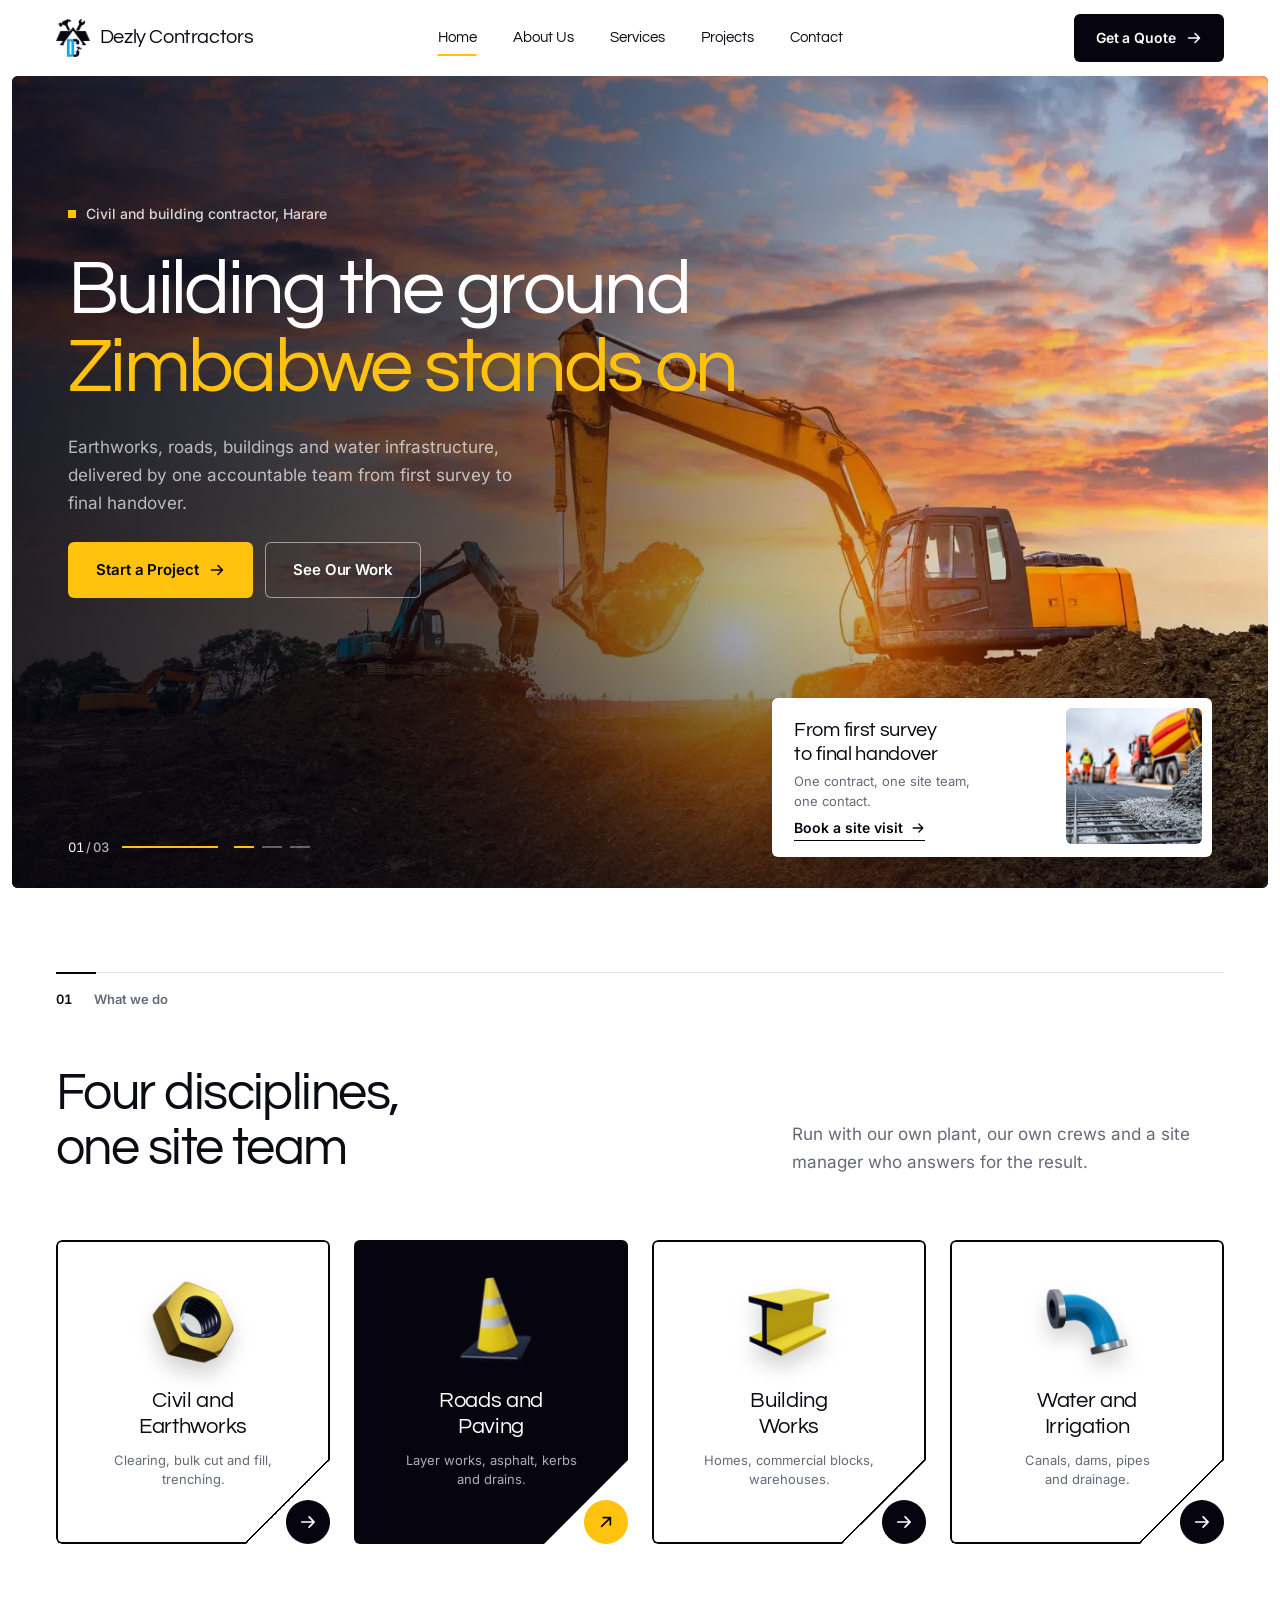
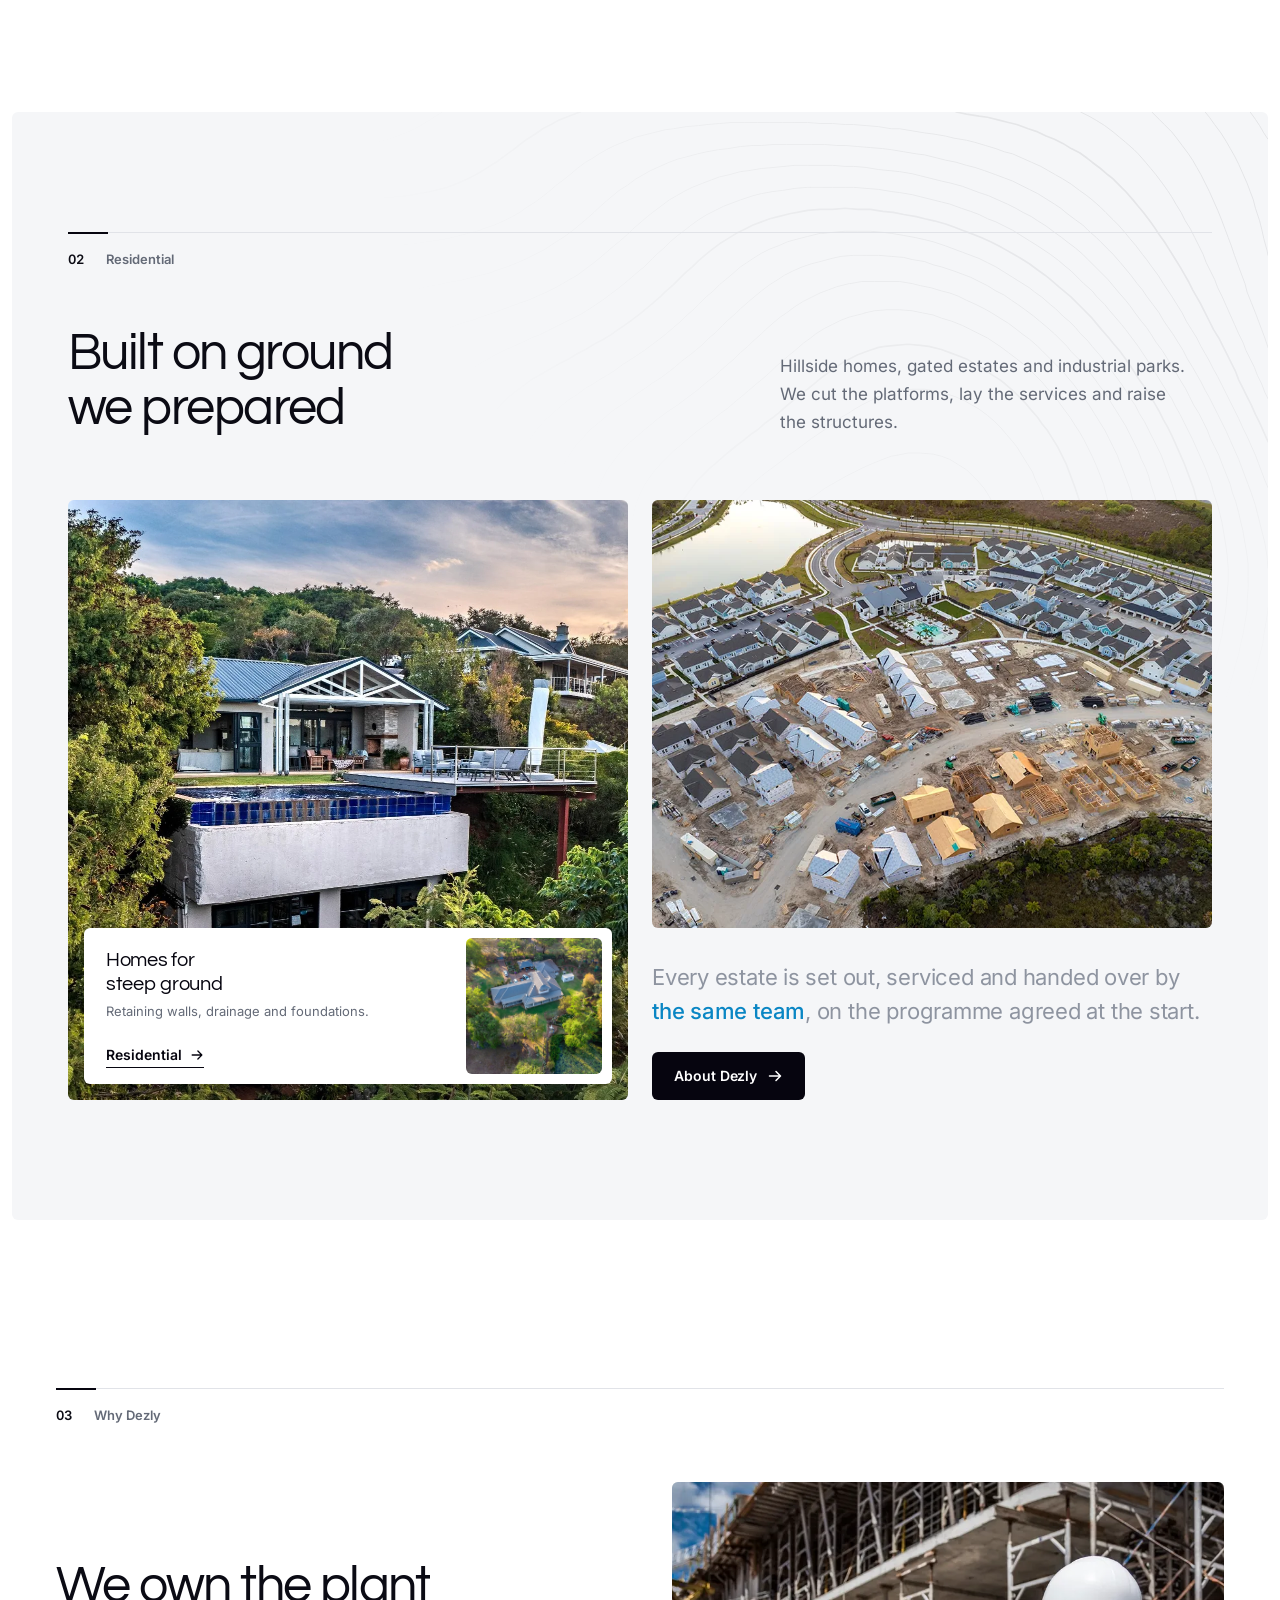
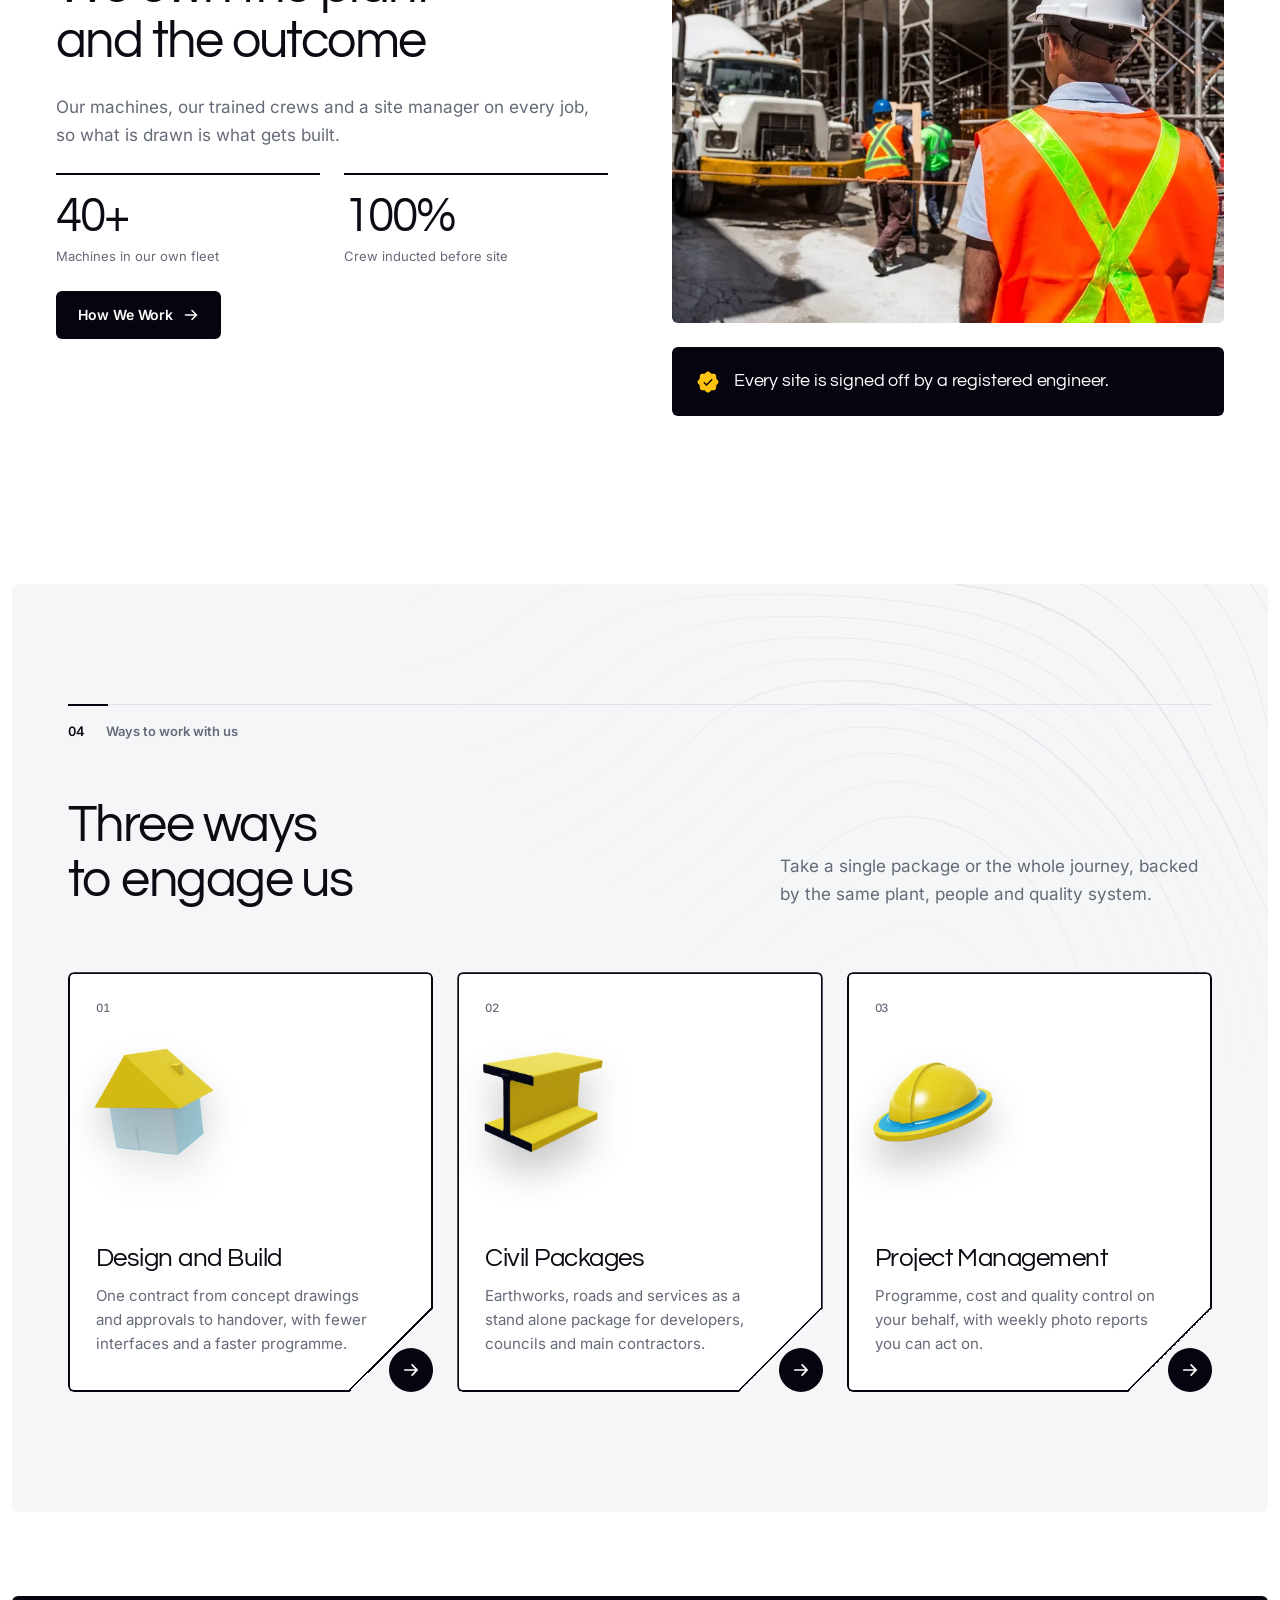
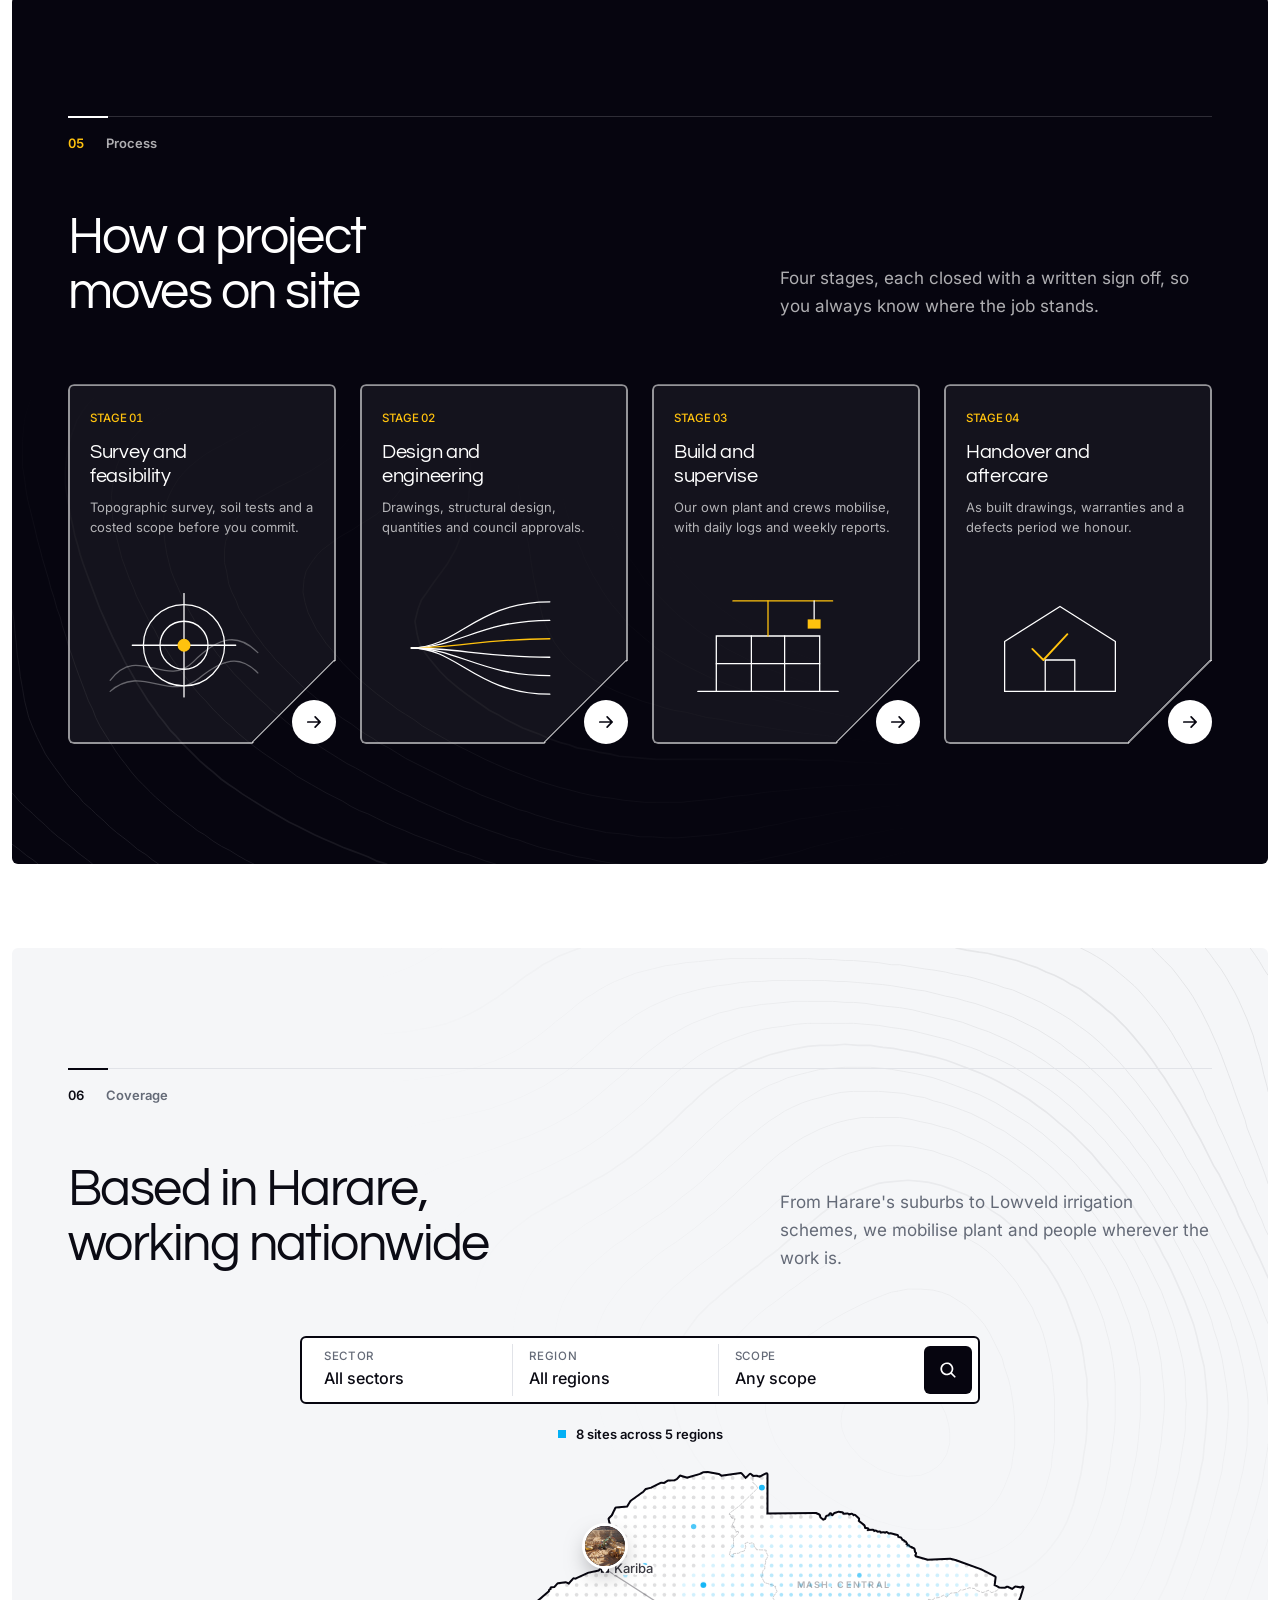
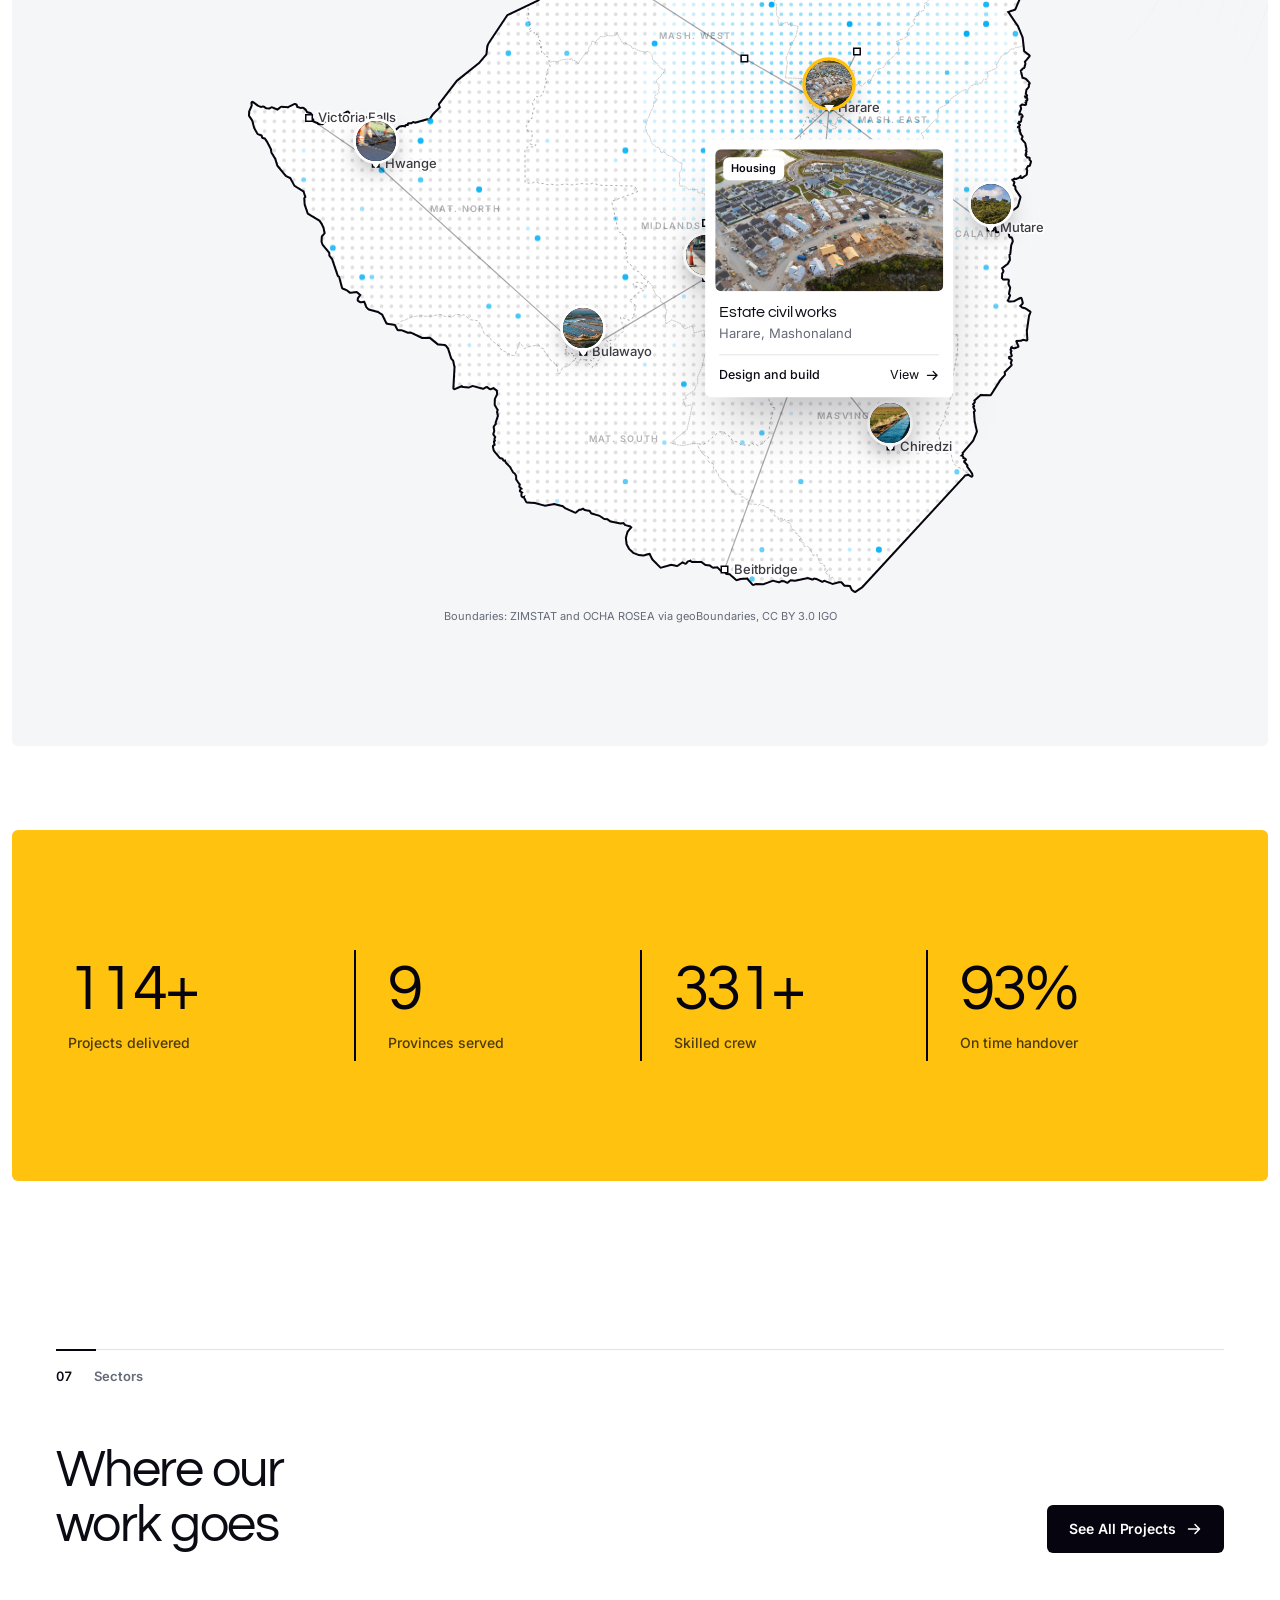
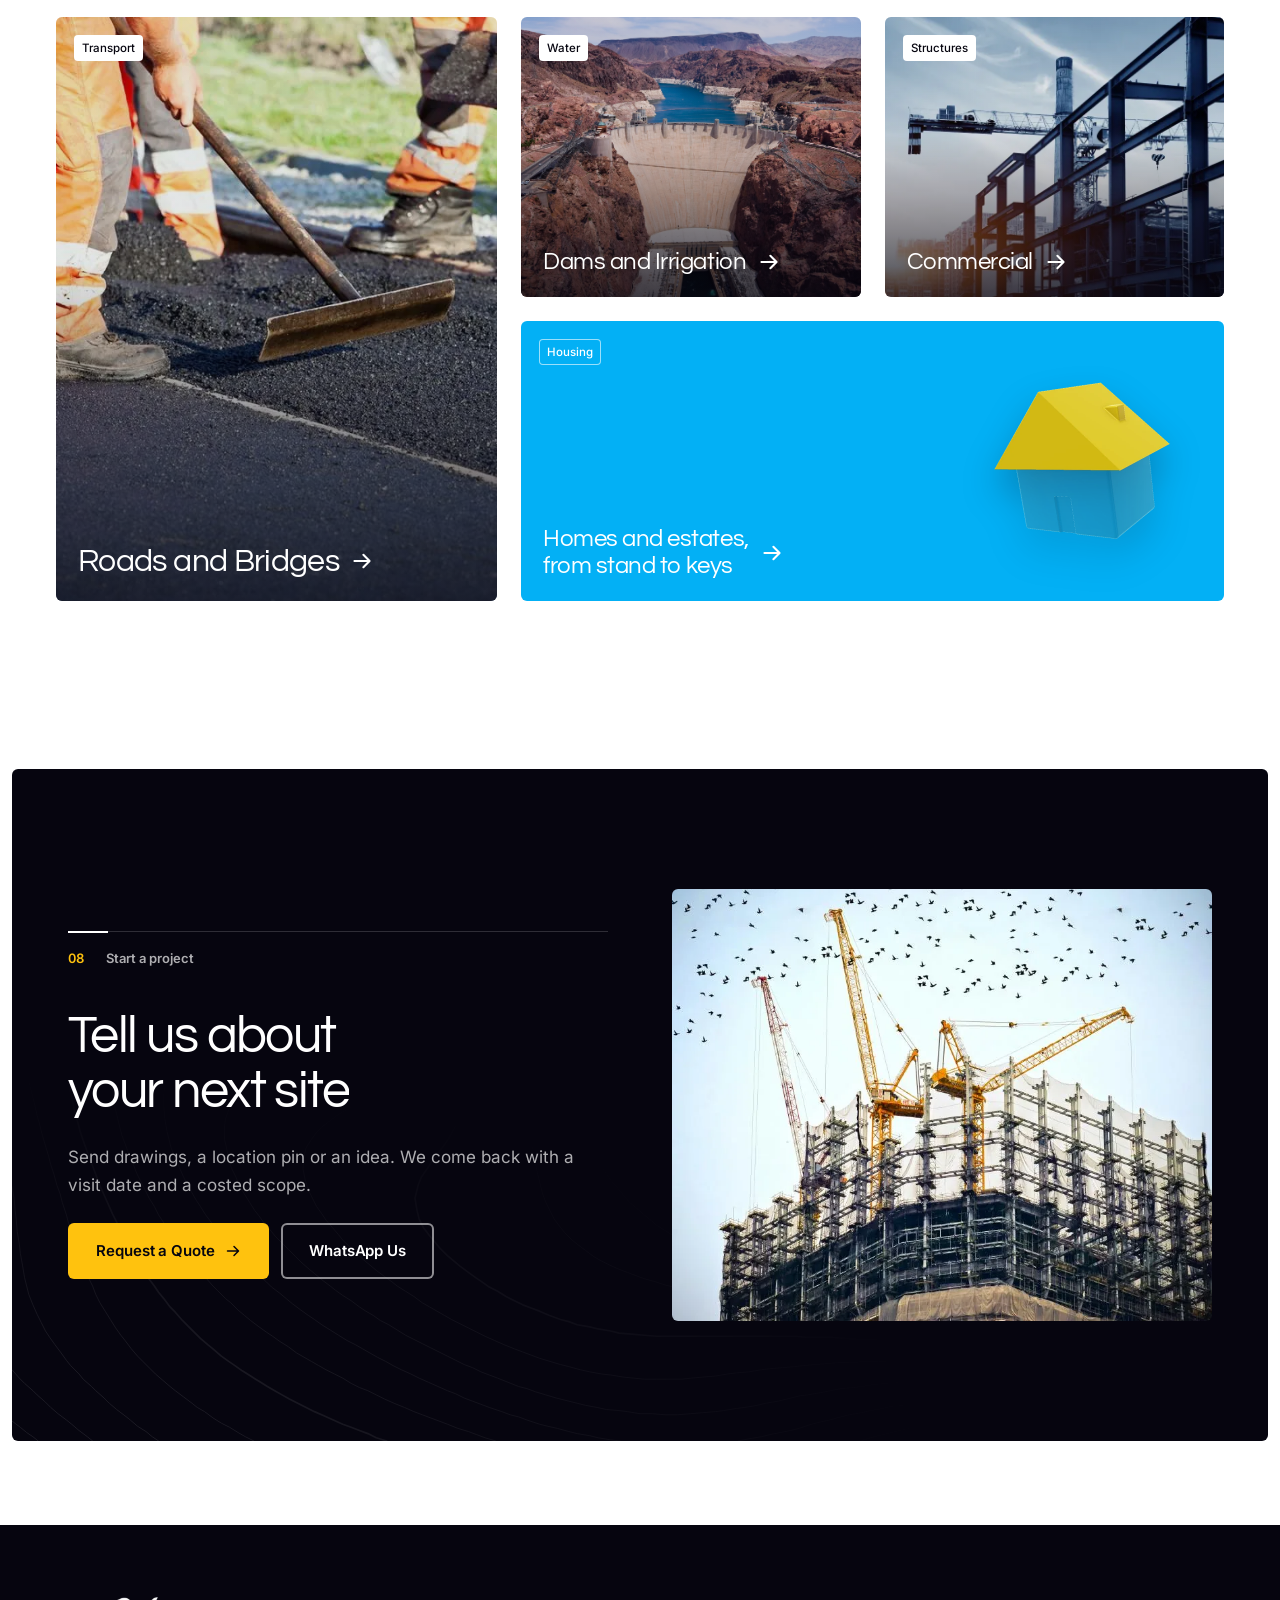
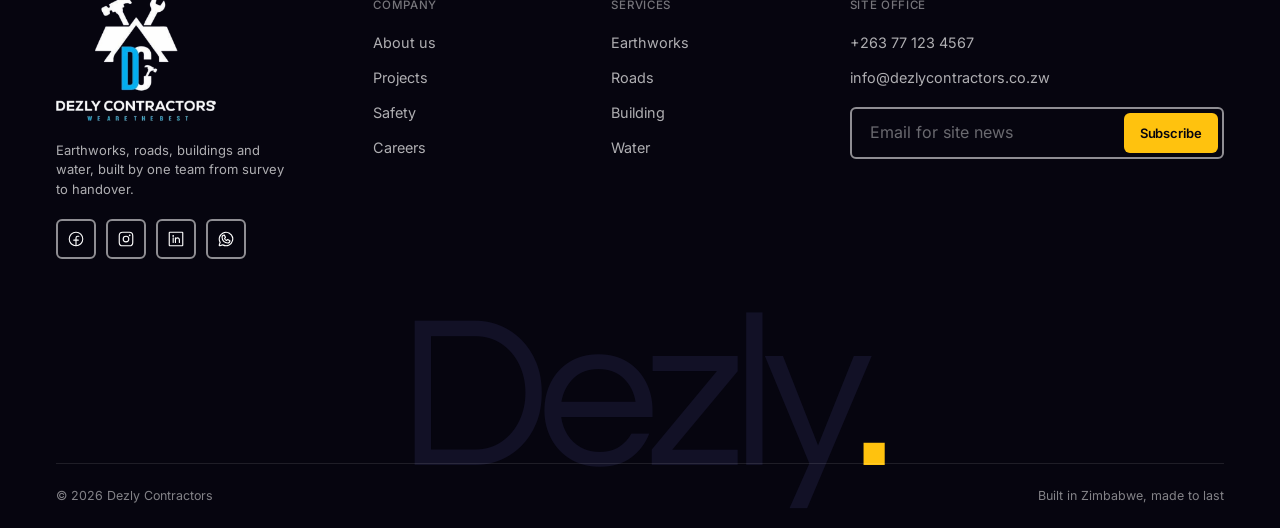
<file: index.html>
<!doctype html>
<html lang="en">
<head>
  <meta charset="utf-8">
  <meta name="viewport" content="width=device-width, initial-scale=1, viewport-fit=cover">
  <title>Dezly Contractors | Earthworks, Roads, Building and Water in Zimbabwe</title>
  <meta name="description" content="Dezly Contractors builds earthworks, roads, buildings and water infrastructure across Zimbabwe, with one accountable team from first survey to final handover.">
  <meta name="theme-color" content="#06050f">
  <meta property="og:title" content="Dezly Contractors | Earthworks, Roads, Building and Water in Zimbabwe">
  <meta property="og:description" content="Dezly Contractors builds earthworks, roads, buildings and water infrastructure across Zimbabwe, with one accountable team from first survey to final handover.">
  <meta property="og:image" content="assets/img/hero-excavator.webp">
  <link rel="icon" type="image/png" href="assets/img/favicon.png">
  <link rel="preload" href="assets/fonts/questrial-latin-400-normal.woff2" as="font" type="font/woff2" crossorigin>
  <link rel="preload" href="assets/fonts/inter-latin-400-normal.woff2" as="font" type="font/woff2" crossorigin>
  <link rel="stylesheet" href="assets/css/style.css">
  <script>
    /* Hide-then-reveal only when JS is running; undo if the main script never loads. */
    document.documentElement.classList.add('js');
    setTimeout(function () { var h = document.documentElement; if (!h.classList.contains('is-loaded')) h.classList.remove('js'); }, 5000);
  </script>
</head>
<body data-page="index">
<div class="loader" aria-hidden="true">
  <div class="loader__in">
    <img class="loader__mark" src="assets/img/logo-mark-light.png" alt="" width="84" height="95">
  </div>
</div>
<header class="header">
  <div class="container header__in">
    <a class="brand" href="./" aria-label="Dezly Contractors home">
      <img class="logo-dark" src="assets/img/logo-mark-dark.png" alt="" width="34" height="38">
      <img class="logo-light" src="assets/img/logo-mark-light.png" alt="" width="34" height="38">
      <b>Dezly Contractors</b>
    </a>
    <nav class="nav" aria-label="Main">
        <a href="./" aria-current="page">Home</a>
        <a href="about.html">About Us</a>
        <a href="services.html">Services</a>
        <a href="projects.html">Projects</a>
        <a href="contact.html">Contact</a>
    </nav>
    <a class="btn header__btn" href="contact.html">Get a Quote <svg class="ph" aria-hidden="true" focusable="false" xmlns="http://www.w3.org/2000/svg" viewBox="0 0 256 256" fill="currentColor"><path d="M224.49,136.49l-72,72a12,12,0,0,1-17-17L187,140H40a12,12,0,0,1,0-24H187L135.51,64.48a12,12,0,0,1,17-17l72,72A12,12,0,0,1,224.49,136.49Z"/></svg></a>
    <a class="btn btn--sm header__quote" href="contact.html">Get a Quote</a>
    <button class="burger" type="button" aria-label="Open menu" aria-expanded="false" aria-controls="drawer">
      <span class="i-open"><svg class="ph" aria-hidden="true" focusable="false" xmlns="http://www.w3.org/2000/svg" viewBox="0 0 256 256" fill="currentColor"><path d="M224,128a8,8,0,0,1-8,8H40a8,8,0,0,1,0-16H216A8,8,0,0,1,224,128ZM40,72H216a8,8,0,0,0,0-16H40a8,8,0,0,0,0,16ZM216,184H40a8,8,0,0,0,0,16H216a8,8,0,0,0,0-16Z"/></svg></span><span class="i-close"><svg class="ph" aria-hidden="true" focusable="false" xmlns="http://www.w3.org/2000/svg" viewBox="0 0 256 256" fill="currentColor"><path d="M205.66,194.34a8,8,0,0,1-11.32,11.32L128,139.31,61.66,205.66a8,8,0,0,1-11.32-11.32L116.69,128,50.34,61.66A8,8,0,0,1,61.66,50.34L128,116.69l66.34-66.35a8,8,0,0,1,11.32,11.32L139.31,128Z"/></svg></span>
    </button>
  </div>
</header>
<nav class="drawer" id="drawer" aria-label="Mobile">
    <a class="dl" href="./">Home<span>01</span></a>
    <a class="dl" href="about.html">About Us<span>02</span></a>
    <a class="dl" href="services.html">Services<span>03</span></a>
    <a class="dl" href="projects.html">Projects<span>04</span></a>
    <a class="dl" href="contact.html">Contact<span>05</span></a>
    <a class="btn btn--yellow btn--lg btn-full" href="tel:+263771234567">Call the site office <svg class="ph" aria-hidden="true" focusable="false" xmlns="http://www.w3.org/2000/svg" viewBox="0 0 256 256" fill="currentColor"><path d="M222.37,158.46l-47.11-21.11-.13-.06a16,16,0,0,0-15.17,1.4,8.12,8.12,0,0,0-.75.56L134.87,160c-15.42-7.49-31.34-23.29-38.83-38.51l20.78-24.71c.2-.25.39-.5.57-.77a16,16,0,0,0,1.32-15.06l0-.12L97.54,33.64a16,16,0,0,0-16.62-9.52A56.26,56.26,0,0,0,32,80c0,79.4,64.6,144,144,144a56.26,56.26,0,0,0,55.88-48.92A16,16,0,0,0,222.37,158.46ZM176,208A128.14,128.14,0,0,1,48,80,40.2,40.2,0,0,1,82.87,40a.61.61,0,0,0,0,.12l21,47L83.2,111.86a6.13,6.13,0,0,0-.57.77,16,16,0,0,0-1,15.7c9.06,18.53,27.73,37.06,46.46,46.11a16,16,0,0,0,15.75-1.14,8.44,8.44,0,0,0,.74-.56L168.89,152l47,21.05h0s.08,0,.11,0A40.21,40.21,0,0,1,176,208Z"/></svg></a>
</nav>

<main>

  <!-- HERO -->
  <section class="hero">
    <div class="frame">
      <div class="slides" aria-hidden="true">
        <img class="is-on" src="assets/img/hero-excavator.webp" alt="" width="1500" height="1000" fetchpriority="high">
        <img src="assets/img/hero-earthworks.webp" alt="" width="2200" height="1238">
        <img src="assets/img/hero-housing.webp" alt="" width="1255" height="835">
      </div>
      <div class="scrim"></div>
      <div class="container hero__body">
        <p class="kicker rv" style="--d:100ms"><span class="d">Civil and building contractor, Harare</span><span class="m">Civil and building, Harare</span></p>
        <h1 class="t-h1" data-split><span class="d">Building the ground<br><span class="hl-yellow">Zimbabwe stands on</span></span><span class="m">We build<br>the ground<br><span class="hl-yellow">you stand on</span></span></h1>
        <p class="t-lede rv" style="--d:450ms"><span class="d">Earthworks, roads, buildings and water infrastructure, delivered by one accountable team from first survey to final handover.</span><span class="m">Earthworks, roads, buildings and water, built by one team from survey to handover.</span></p>
        <div class="btns rv" style="--d:600ms">
          <a class="btn btn--yellow btn--lg" href="contact.html"><span class="d">Start a Project</span><span class="m">Get a Quote</span> <svg class="ph" aria-hidden="true" focusable="false" xmlns="http://www.w3.org/2000/svg" viewBox="0 0 256 256" fill="currentColor"><path d="M224.49,136.49l-72,72a12,12,0,0,1-17-17L187,140H40a12,12,0,0,1,0-24H187L135.51,64.48a12,12,0,0,1,17-17l72,72A12,12,0,0,1,224.49,136.49Z"/></svg></a>
          <a class="btn btn--line btn--lg" href="projects.html"><span class="d">See Our Work</span><span class="m">Our Work</span></a>
        </div>
      </div>
      <div class="hero__foot">
        <div class="container">
          <div class="counter rv" style="--d:900ms">
            <span class="num"><b>01</b> / 03</span>
            <span class="track"><i></i></span>
            <div class="dots">
              <button type="button" aria-label="Show slide 1"></button>
              <button type="button" aria-label="Show slide 2"></button>
              <button type="button" aria-label="Show slide 3"></button>
            </div>
          </div>
          <a class="gcard rv" style="--d:750ms" href="contact.html">
            <div class="gcard__txt">
              <h2 class="t-h4">From first survey<br>to final handover</h2>
              <p class="t-small"><span class="d">One contract, one site team, one contact.</span><span class="m">One contract, one site team.</span></p>
              <span class="link"><span class="d">Book a site visit</span><span class="m">Book a visit</span> <svg class="ph" aria-hidden="true" focusable="false" xmlns="http://www.w3.org/2000/svg" viewBox="0 0 256 256" fill="currentColor"><path d="M224.49,136.49l-72,72a12,12,0,0,1-17-17L187,140H40a12,12,0,0,1,0-24H187L135.51,64.48a12,12,0,0,1,17-17l72,72A12,12,0,0,1,224.49,136.49Z"/></svg></span>
            </div>
            <div class="gcard__img"><img src="assets/img/concrete-pour.webp" alt="Concrete poured over steel reinforcement" width="643" height="360"></div>
          </a>
        </div>
      </div>
    </div>
  </section>

  <!-- WHAT WE DO -->
  <section class="section">
    <div class="container">
      <div class="idx" data-reveal><span class="num">01</span><span>What we do</span></div>
      <div class="head">
        <h2 class="t-h2" data-split>Four disciplines,<br>one site team</h2>
        <p class="t-lede" data-reveal><span class="d">Run with our own plant, our own crews and a site manager who answers for the result.</span><span class="m">Our own plant, crews and site manager.</span></p>
      </div>
      <div class="offers">
        <a class="pw" href="services.html#earthworks" data-reveal>
          <div class="plate offer"><img src="assets/img/obj-nut.webp" alt="" width="400" height="400"><h3 class="t-h4"><span class="d">Civil and<br>Earthworks</span><span class="m">Earthworks</span></h3><p class="t-small">Clearing, bulk cut and fill, trenching.</p></div>
          <span class="go"><svg class="ph" aria-hidden="true" focusable="false" xmlns="http://www.w3.org/2000/svg" viewBox="0 0 256 256" fill="currentColor"><path d="M224.49,136.49l-72,72a12,12,0,0,1-17-17L187,140H40a12,12,0,0,1,0-24H187L135.51,64.48a12,12,0,0,1,17-17l72,72A12,12,0,0,1,224.49,136.49Z"/></svg></span>
        </a>
        <a class="pw is-active" href="services.html#roads" data-reveal>
          <div class="plate offer"><img src="assets/img/obj-cone.webp" alt="" width="400" height="400"><h3 class="t-h4"><span class="d">Roads and<br>Paving</span><span class="m">Roads</span></h3><p class="t-small">Layer works, asphalt, kerbs and drains.</p></div>
          <span class="go"><svg class="ph" aria-hidden="true" focusable="false" xmlns="http://www.w3.org/2000/svg" viewBox="0 0 256 256" fill="currentColor"><path d="M224.49,136.49l-72,72a12,12,0,0,1-17-17L187,140H40a12,12,0,0,1,0-24H187L135.51,64.48a12,12,0,0,1,17-17l72,72A12,12,0,0,1,224.49,136.49Z"/></svg></span>
        </a>
        <a class="pw" href="services.html#building" data-reveal>
          <div class="plate offer"><img src="assets/img/obj-beam.webp" alt="" width="400" height="400"><h3 class="t-h4"><span class="d">Building<br>Works</span><span class="m">Building</span></h3><p class="t-small">Homes, commercial blocks, warehouses.</p></div>
          <span class="go"><svg class="ph" aria-hidden="true" focusable="false" xmlns="http://www.w3.org/2000/svg" viewBox="0 0 256 256" fill="currentColor"><path d="M224.49,136.49l-72,72a12,12,0,0,1-17-17L187,140H40a12,12,0,0,1,0-24H187L135.51,64.48a12,12,0,0,1,17-17l72,72A12,12,0,0,1,224.49,136.49Z"/></svg></span>
        </a>
        <a class="pw" href="services.html#water" data-reveal>
          <div class="plate offer"><img src="assets/img/obj-pipe.webp" alt="" width="400" height="400"><h3 class="t-h4"><span class="d">Water and<br>Irrigation</span><span class="m">Water</span></h3><p class="t-small">Canals, dams, pipes and drainage.</p></div>
          <span class="go"><svg class="ph" aria-hidden="true" focusable="false" xmlns="http://www.w3.org/2000/svg" viewBox="0 0 256 256" fill="currentColor"><path d="M224.49,136.49l-72,72a12,12,0,0,1-17-17L187,140H40a12,12,0,0,1,0-24H187L135.51,64.48a12,12,0,0,1,17-17l72,72A12,12,0,0,1,224.49,136.49Z"/></svg></span>
        </a>
      </div>
    </div>
  </section>

  <!-- PAIR (paper ground) -->
  <section class="ground ground--paper">
    <div class="container">
      <div class="idx" data-reveal><span class="num">02</span><span>Residential</span></div>
      <div class="head">
        <h2 class="t-h2" data-split>Built on ground<br>we prepared</h2>
        <p class="t-lede" data-reveal><span class="d">Hillside homes, gated estates and industrial parks. We cut the platforms, lay the services and raise the structures.</span><span class="m">We cut the platforms, lay the services and build.</span></p>
      </div>
      <div class="pair">
        <div class="media pair__left" data-reveal>
          <img src="assets/img/treehouse-home.webp" alt="Contemporary home built into a forested hillside" width="1800" height="1199" loading="lazy">
          <a class="gcard" href="services.html#property">
            <div class="gcard__txt">
              <h3 class="t-h4">Homes for<br>steep ground</h3>
              <p class="t-small"><span class="d">Retaining walls, drainage and foundations.</span><span class="m">Retaining walls and drainage.</span></p>
              <span class="link">Residential <svg class="ph" aria-hidden="true" focusable="false" xmlns="http://www.w3.org/2000/svg" viewBox="0 0 256 256" fill="currentColor"><path d="M224.49,136.49l-72,72a12,12,0,0,1-17-17L187,140H40a12,12,0,0,1,0-24H187L135.51,64.48a12,12,0,0,1,17-17l72,72A12,12,0,0,1,224.49,136.49Z"/></svg></span>
            </div>
            <div class="gcard__img"><img src="assets/img/aerial-home.webp" alt="Aerial view of a finished home and grounds" width="1600" height="1200" loading="lazy"></div>
          </a>
        </div>
        <div class="pair__right">
          <div class="media" data-reveal><img src="assets/img/estate-aerial.webp" alt="Aerial view of a residential estate under construction" width="1200" height="628" loading="lazy"></div>
          <div class="pair__copy" data-reveal>
            <p class="big-copy"><span class="d">Every estate is set out, serviced and handed over by <strong>the same team</strong>, on the programme agreed at the start.</span><span class="m">Set out, serviced and handed over by <strong>one team</strong>, on programme.</span></p>
            <a class="btn" href="about.html">About Dezly <svg class="ph" aria-hidden="true" focusable="false" xmlns="http://www.w3.org/2000/svg" viewBox="0 0 256 256" fill="currentColor"><path d="M224.49,136.49l-72,72a12,12,0,0,1-17-17L187,140H40a12,12,0,0,1,0-24H187L135.51,64.48a12,12,0,0,1,17-17l72,72A12,12,0,0,1,224.49,136.49Z"/></svg></a>
          </div>
        </div>
      </div>
    </div>
  </section>

  <!-- STANDARD -->
  <section class="section">
    <div class="container">
      <div class="idx" data-reveal><span class="num">03</span><span>Why Dezly</span></div>
      <div class="split">
        <div class="split__copy">
          <h2 class="t-h2" data-split>We own the plant<br>and the outcome</h2>
          <p class="t-lede" data-reveal><span class="d">Our machines, our trained crews and a site manager on every job, so what is drawn is what gets built.</span><span class="m">Our machines, our crews, a manager on every job.</span></p>
          <div class="stats">
            <div class="stat" data-reveal><b class="num" data-count="40" data-suffix="+">40+</b><span class="t-small"><span class="d">Machines in our own fleet</span><span class="m">Machines owned</span></span></div>
            <div class="stat" data-reveal><b class="num" data-count="100" data-suffix="%">100%</b><span class="t-small"><span class="d">Crew inducted before site</span><span class="m">Crew inducted</span></span></div>
          </div>
          <a class="btn" href="about.html" data-reveal>How We Work <svg class="ph" aria-hidden="true" focusable="false" xmlns="http://www.w3.org/2000/svg" viewBox="0 0 256 256" fill="currentColor"><path d="M224.49,136.49l-72,72a12,12,0,0,1-17-17L187,140H40a12,12,0,0,1,0-24H187L135.51,64.48a12,12,0,0,1,17-17l72,72A12,12,0,0,1,224.49,136.49Z"/></svg></a>
        </div>
        <div class="split__media" data-reveal>
          <div class="media"><img src="assets/img/site-team.webp" alt="Site supervisor in a hard hat overseeing a concrete delivery" width="1024" height="683" loading="lazy"></div>
          <div class="banner">
            <svg class="ph" aria-hidden="true" focusable="false" xmlns="http://www.w3.org/2000/svg" viewBox="0 0 256 256" fill="currentColor"><path d="M225.86,102.82c-3.77-3.94-7.67-8-9.14-11.57-1.36-3.27-1.44-8.69-1.52-13.94-.15-9.76-.31-20.82-8-28.51s-18.75-7.85-28.51-8c-5.25-.08-10.67-.16-13.94-1.52-3.56-1.47-7.63-5.37-11.57-9.14C146.28,23.51,138.44,16,128,16s-18.27,7.51-25.18,14.14c-3.94,3.77-8,7.67-11.57,9.14C88,40.64,82.56,40.72,77.31,40.8c-9.76.15-20.82.31-28.51,8S41,67.55,40.8,77.31c-.08,5.25-.16,10.67-1.52,13.94-1.47,3.56-5.37,7.63-9.14,11.57C23.51,109.72,16,117.56,16,128s7.51,18.27,14.14,25.18c3.77,3.94,7.67,8,9.14,11.57,1.36,3.27,1.44,8.69,1.52,13.94.15,9.76.31,20.82,8,28.51s18.75,7.85,28.51,8c5.25.08,10.67.16,13.94,1.52,3.56,1.47,7.63,5.37,11.57,9.14C109.72,232.49,117.56,240,128,240s18.27-7.51,25.18-14.14c3.94-3.77,8-7.67,11.57-9.14,3.27-1.36,8.69-1.44,13.94-1.52,9.76-.15,20.82-.31,28.51-8s7.85-18.75,8-28.51c.08-5.25.16-10.67,1.52-13.94,1.47-3.56,5.37-7.63,9.14-11.57C232.49,146.28,240,138.44,240,128S232.49,109.73,225.86,102.82Zm-52.2,6.84-56,56a8,8,0,0,1-11.32,0l-24-24a8,8,0,0,1,11.32-11.32L112,148.69l50.34-50.35a8,8,0,0,1,11.32,11.32Z"/></svg>
            <p><span class="d">Every site is signed off by a registered engineer.</span><span class="m">Signed off by an engineer.</span></p>
          </div>
        </div>
      </div>
    </div>
  </section>

  <!-- THREE WAYS (paper ground) -->
  <section class="ground ground--paper">
    <div class="container">
      <div class="idx" data-reveal><span class="num">04</span><span>Ways to work with us</span></div>
      <div class="head">
        <h2 class="t-h2" data-split>Three ways<br>to engage us</h2>
        <p class="t-lede" data-reveal><span class="d">Take a single package or the whole journey, backed by the same plant, people and quality system.</span><span class="m">One package or the whole journey.</span></p>
      </div>
      <div class="ways">
        <a class="pw" href="services.html#building" data-reveal>
          <div class="plate way"><span class="t-label num">01</span><img src="assets/img/obj-house.webp" alt="" width="400" height="400" loading="lazy"><h3 class="t-h3">Design and Build</h3><p class="t-body"><span class="d">One contract from concept drawings and approvals to handover, with fewer interfaces and a faster programme.</span><span class="m">Concept to handover under one contract.</span></p></div>
          <span class="go"><svg class="ph" aria-hidden="true" focusable="false" xmlns="http://www.w3.org/2000/svg" viewBox="0 0 256 256" fill="currentColor"><path d="M224.49,136.49l-72,72a12,12,0,0,1-17-17L187,140H40a12,12,0,0,1,0-24H187L135.51,64.48a12,12,0,0,1,17-17l72,72A12,12,0,0,1,224.49,136.49Z"/></svg></span>
        </a>
        <a class="pw" href="services.html#earthworks" data-reveal>
          <div class="plate way"><span class="t-label num">02</span><img src="assets/img/obj-beam.webp" alt="" width="400" height="400" loading="lazy"><h3 class="t-h3">Civil Packages</h3><p class="t-body"><span class="d">Earthworks, roads and services as a stand alone package for developers, councils and main contractors.</span><span class="m">Earthworks, roads and services as a package.</span></p></div>
          <span class="go"><svg class="ph" aria-hidden="true" focusable="false" xmlns="http://www.w3.org/2000/svg" viewBox="0 0 256 256" fill="currentColor"><path d="M224.49,136.49l-72,72a12,12,0,0,1-17-17L187,140H40a12,12,0,0,1,0-24H187L135.51,64.48a12,12,0,0,1,17-17l72,72A12,12,0,0,1,224.49,136.49Z"/></svg></span>
        </a>
        <a class="pw" href="services.html#pm" data-reveal>
          <div class="plate way"><span class="t-label num">03</span><img src="assets/img/obj-hat.webp" alt="" width="400" height="400" loading="lazy"><h3 class="t-h3"><span class="d">Project Management</span><span class="m">Site Control</span></h3><p class="t-body"><span class="d">Programme, cost and quality control on your behalf, with weekly photo reports you can act on.</span><span class="m">Cost, programme and quality, reported weekly.</span></p></div>
          <span class="go"><svg class="ph" aria-hidden="true" focusable="false" xmlns="http://www.w3.org/2000/svg" viewBox="0 0 256 256" fill="currentColor"><path d="M224.49,136.49l-72,72a12,12,0,0,1-17-17L187,140H40a12,12,0,0,1,0-24H187L135.51,64.48a12,12,0,0,1,17-17l72,72A12,12,0,0,1,224.49,136.49Z"/></svg></span>
        </a>
      </div>
    </div>
  </section>

  <!-- PROCESS (ink ground) -->
  <section class="ground ground--ink on-dark">
    <div class="container">
      <div class="idx" data-reveal><span class="num">05</span><span>Process</span></div>
      <div class="head">
        <h2 class="t-h2" data-split>How a project<br>moves on site</h2>
        <p class="t-lede" data-reveal><span class="d">Four stages, each closed with a written sign off, so you always know where the job stands.</span><span class="m">Four stages, each with a written sign off.</span></p>
      </div>
      <div class="steps">
        <a class="pw io" href="services.html#earthworks" data-reveal>
          <div class="plate step">
            <span class="t-label num">Stage 01</span>
            <h3 class="t-h4"><span class="d">Survey and<br>feasibility</span><span class="m">Survey and feasibility</span></h3>
            <p class="t-small"><span class="d">Topographic survey, soil tests and a costed scope before you commit.</span><span class="m">Survey, soil tests, costed scope.</span></p>
            <svg class="art draw" viewBox="0 0 200 130" fill="none" stroke="#fff" stroke-width="1.4" stroke-linecap="round" aria-hidden="true">
              <path d="M20 100c30-40 60 10 90-20s50-30 70-10" opacity=".35"/><path d="M20 112c34-30 64 12 96-14s48-22 64-6" opacity=".35"/>
              <circle cx="100" cy="62" r="44"/><circle cx="100" cy="62" r="26"/>
              <line x1="100" y1="6" x2="100" y2="118"/><line x1="44" y1="62" x2="156" y2="62"/>
              <circle class="solid" cx="100" cy="62" r="7" fill="#ffc20e" stroke="none"/>
            </svg>
          </div>
          <span class="go"><svg class="ph" aria-hidden="true" focusable="false" xmlns="http://www.w3.org/2000/svg" viewBox="0 0 256 256" fill="currentColor"><path d="M224.49,136.49l-72,72a12,12,0,0,1-17-17L187,140H40a12,12,0,0,1,0-24H187L135.51,64.48a12,12,0,0,1,17-17l72,72A12,12,0,0,1,224.49,136.49Z"/></svg></span>
        </a>
        <a class="pw io" href="services.html#building" data-reveal>
          <div class="plate step">
            <span class="t-label num">Stage 02</span>
            <h3 class="t-h4"><span class="d">Design and<br>engineering</span><span class="m">Design and engineering</span></h3>
            <p class="t-small"><span class="d">Drawings, structural design, quantities and council approvals.</span><span class="m">Drawings, design and approvals.</span></p>
            <svg class="art draw" viewBox="0 0 200 130" fill="none" stroke="#fff" stroke-width="1.4" stroke-linecap="round" aria-hidden="true">
              <path d="M30 65C80 65 100 15 180 15"/><path d="M30 65C80 65 105 35 180 35"/><path d="M30 65C80 65 110 55 180 55" stroke="#ffc20e"/>
              <path d="M30 65C80 65 110 75 180 75"/><path d="M30 65C80 65 105 95 180 95"/><path d="M30 65C80 65 100 115 180 115"/>
            </svg>
          </div>
          <span class="go"><svg class="ph" aria-hidden="true" focusable="false" xmlns="http://www.w3.org/2000/svg" viewBox="0 0 256 256" fill="currentColor"><path d="M224.49,136.49l-72,72a12,12,0,0,1-17-17L187,140H40a12,12,0,0,1,0-24H187L135.51,64.48a12,12,0,0,1,17-17l72,72A12,12,0,0,1,224.49,136.49Z"/></svg></span>
        </a>
        <a class="pw io" href="services.html#pm" data-reveal>
          <div class="plate step">
            <span class="t-label num">Stage 03</span>
            <h3 class="t-h4"><span class="d">Build and<br>supervise</span><span class="m">Build and supervise</span></h3>
            <p class="t-small"><span class="d">Our own plant and crews mobilise, with daily logs and weekly reports.</span><span class="m">Our plant and crews, reported weekly.</span></p>
            <svg class="art draw" viewBox="0 0 200 130" fill="none" stroke="#fff" stroke-width="1.4" stroke-linecap="round" aria-hidden="true">
              <path d="M24 112H176"/><path d="M44 112V52H156V112"/><path d="M44 82H156"/><path d="M82 52V112M118 52V112"/>
              <path d="M100 52V14" stroke="#ffc20e"/><path d="M62 14H170" stroke="#ffc20e"/><path d="M150 14V34"/>
              <rect class="solid" x="143" y="34" width="14" height="10" fill="#ffc20e" stroke="none"/>
            </svg>
          </div>
          <span class="go"><svg class="ph" aria-hidden="true" focusable="false" xmlns="http://www.w3.org/2000/svg" viewBox="0 0 256 256" fill="currentColor"><path d="M224.49,136.49l-72,72a12,12,0,0,1-17-17L187,140H40a12,12,0,0,1,0-24H187L135.51,64.48a12,12,0,0,1,17-17l72,72A12,12,0,0,1,224.49,136.49Z"/></svg></span>
        </a>
        <a class="pw io" href="contact.html" data-reveal>
          <div class="plate step">
            <span class="t-label num">Stage 04</span>
            <h3 class="t-h4"><span class="d">Handover and<br>aftercare</span><span class="m">Handover and aftercare</span></h3>
            <p class="t-small"><span class="d">As built drawings, warranties and a defects period we honour.</span><span class="m">As builts, warranties, aftercare.</span></p>
            <svg class="art draw" viewBox="0 0 200 130" fill="none" stroke="#fff" stroke-width="1.4" stroke-linecap="round" stroke-linejoin="round" aria-hidden="true">
              <path d="M40 112V58L100 20L160 58V112Z"/><path d="M84 112V78H116V112"/>
              <path d="M70 66l12 12 26-28" stroke="#ffc20e" stroke-width="2"/>
            </svg>
          </div>
          <span class="go"><svg class="ph" aria-hidden="true" focusable="false" xmlns="http://www.w3.org/2000/svg" viewBox="0 0 256 256" fill="currentColor"><path d="M224.49,136.49l-72,72a12,12,0,0,1-17-17L187,140H40a12,12,0,0,1,0-24H187L135.51,64.48a12,12,0,0,1,17-17l72,72A12,12,0,0,1,224.49,136.49Z"/></svg></span>
        </a>
      </div>
    </div>
  </section>

  <!-- MAP (paper ground) -->
  <section class="ground ground--paper io">
    <div class="container">
      <div class="idx" data-reveal><span class="num">06</span><span>Coverage</span></div>
      <div class="head">
        <h2 class="t-h2" data-split>Based in Harare,<br>working nationwide</h2>
        <p class="t-lede" data-reveal><span class="d">From Harare's suburbs to Lowveld irrigation schemes, we mobilise plant and people wherever the work is.</span><span class="m">We mobilise wherever the work is.</span></p>
      </div>
      <form class="searchbar" aria-label="Filter the map by sector and region" data-reveal>
        <label><span class="t-label">Sector</span>
          <select name="sector"><option value="all">All sectors</option><option value="housing">Housing</option><option value="roads">Roads</option><option value="water">Water</option><option value="industrial">Industrial</option><option value="earthworks">Earthworks</option></select>
        </label>
        <label><span class="t-label">Region</span>
          <select name="region"><option value="all">All regions</option><option value="mashonaland">Mashonaland</option><option value="matabeleland">Matabeleland</option><option value="midlands">Midlands</option><option value="manicaland">Manicaland</option><option value="masvingo">Masvingo</option></select>
        </label>
        <label><span class="t-label">Scope</span>
          <select name="scope"><option>Any scope</option><option>Design and build</option><option>Civil package</option><option>Project management</option></select>
        </label>
        <button class="go-btn" type="submit" aria-label="Search the map"><svg class="ph" aria-hidden="true" focusable="false" xmlns="http://www.w3.org/2000/svg" viewBox="0 0 256 256" fill="currentColor"><path d="M232.49,215.51,185,168a92.12,92.12,0,1,0-17,17l47.53,47.54a12,12,0,0,0,17-17ZM44,112a68,68,0,1,1,68,68A68.07,68.07,0,0,1,44,112Z"/></svg></button>
      </form>
      <p class="map-status" aria-live="polite"><span class="map-status__dot"></span><span class="map-status__txt">8 sites across 5 regions</span></p>
      <div class="map-stage" style="aspect-ratio:600 / 552" data-hq="445.6,180.1">
        <svg class="zim zim--base" viewBox="0 0 600 552" aria-hidden="true"><path class="zim-edge" d="M352.0 0.0L348.8 0.1L346.5 1.4L336.2 4.4L331.1 2.8L328.7 5.4L326.6 6.4L321.8 6.5L318.7 8.5L316.2 8.2L308.9 12.0L304.7 13.1L303.2 14.9L293.3 22.0L290.5 26.5L281.7 27.3L278.9 33.0L276.6 35.3L277.9 41.2L275.8 45.0L275.7 48.9L276.3 50.6L277.4 51.3L274.8 56.9L276.2 58.5L276.1 60.1L276.9 62.0L274.4 67.2L274.8 69.5L274.2 71.1L270.8 73.4L268.5 75.8L260.7 77.4L250.2 82.1L249.1 81.8L245.4 85.9L242.9 84.8L237.0 85.6L234.4 88.5L231.9 88.6L231.9 89.9L230.7 90.3L230.6 91.4L222.1 98.6L198.4 110.0L184.3 131.2L183.3 133.4L182.6 139.8L176.9 146.6L159.5 160.5L146.1 178.1L146.8 180.6L141.4 185.9L138.2 190.7L136.6 190.1L127.1 192.9L125.6 192.4L124.4 193.3L122.1 193.2L122.0 194.7L120.1 194.7L119.7 195.8L117.4 195.3L115.3 195.7L112.0 198.6L111.6 199.9L108.4 198.3L104.3 197.9L104.5 196.7L102.5 195.2L101.4 192.7L97.7 193.0L95.7 192.4L94.5 191.1L89.6 188.6L85.2 188.0L82.1 188.7L80.3 187.2L77.4 187.2L75.2 184.3L70.1 187.2L68.1 187.2L65.3 188.4L65.4 189.4L66.7 189.7L65.2 192.5L62.4 192.2L61.8 191.5L61.0 192.2L59.4 191.8L58.0 192.1L56.1 194.1L52.0 193.9L51.6 193.0L48.1 191.8L48.0 190.1L46.7 189.4L47.0 186.3L46.2 185.3L43.4 184.6L42.3 182.6L40.6 181.3L39.2 181.6L35.8 180.6L35.3 178.8L34.3 178.4L29.3 180.9L24.1 180.6L21.2 182.8L16.8 181.0L14.9 181.9L12.2 181.7L10.1 180.3L8.5 180.8L5.6 179.6L1.9 176.9L2.1 179.0L0.1 183.7L0.0 186.6L2.4 190.0L3.9 195.8L6.3 200.1L9.6 201.4L10.0 203.1L12.0 203.7L13.9 206.6L16.8 212.2L17.2 214.8L20.1 219.5L21.7 224.7L28.1 232.5L31.5 234.1L34.8 240.1L41.8 244.4L43.4 249.4L42.5 250.3L42.8 254.8L45.1 261.6L54.1 267.0L56.0 269.9L57.4 273.1L58.2 277.4L56.0 279.9L55.8 283.6L56.5 285.5L61.6 291.8L61.8 294.1L63.9 296.8L68.2 309.5L69.3 310.3L71.5 318.9L74.9 320.4L77.2 322.2L82.3 321.5L85.8 324.5L83.7 327.5L83.6 328.7L85.3 329.5L88.4 329.1L90.2 333.6L91.5 335.0L98.7 337.0L101.1 338.4L102.3 339.3L105.6 346.0L111.9 346.9L114.1 351.0L116.7 350.9L121.8 352.9L123.7 352.7L132.8 357.0L138.6 356.8L145.0 362.0L149.9 362.4L151.3 363.1L153.1 365.6L155.5 373.2L156.9 374.7L158.1 380.0L157.2 396.3L162.9 393.9L164.0 394.6L168.3 395.0L171.2 393.8L179.3 396.0L181.4 394.8L182.7 394.7L184.7 396.4L187.4 395.4L190.6 397.7L190.9 401.0L189.1 404.8L189.0 409.0L191.4 413.0L190.8 414.4L191.5 417.7L189.7 423.0L190.0 423.9L188.2 426.1L188.7 429.3L187.9 431.6L189.4 433.6L188.8 435.5L189.3 437.0L188.4 437.5L189.0 440.1L187.6 441.1L188.2 444.0L192.7 449.4L194.7 449.8L195.5 451.4L196.7 451.2L197.4 453.1L200.7 456.5L202.9 460.5L204.3 461.5L205.5 463.8L205.5 466.3L208.4 470.4L207.9 471.8L210.2 474.1L208.8 474.3L208.4 475.2L210.5 476.3L209.6 477.2L209.5 478.9L210.0 479.4L212.0 478.7L211.4 480.1L213.1 483.4L219.3 483.9L226.8 485.9L234.1 484.7L240.8 486.3L243.0 488.1L250.3 491.3L253.0 489.1L254.3 489.1L256.3 488.0L257.6 489.2L261.7 490.1L263.0 491.9L269.2 493.8L272.6 496.1L275.2 496.4L277.6 498.1L285.2 499.7L287.6 499.3L289.0 500.9L292.8 501.9L294.3 503.3L291.1 507.1L289.9 511.4L290.4 516.0L292.2 519.5L295.5 522.5L299.0 523.8L302.5 524.2L307.3 522.9L308.0 523.3L310.1 527.5L316.1 533.6L324.0 531.4L328.6 532.3L332.6 529.4L335.0 530.6L336.3 529.0L338.9 528.1L340.0 529.2L347.6 529.3L350.5 531.5L354.0 532.0L356.2 533.6L359.6 533.2L362.7 536.2L366.4 536.7L366.7 538.4L369.2 538.7L374.5 543.2L377.1 542.4L382.8 542.0L387.1 546.9L389.3 546.1L394.9 546.3L402.2 543.6L407.0 544.9L408.8 543.9L411.0 544.0L413.3 545.2L415.6 543.2L419.1 543.7L429.2 541.6L432.7 542.7L433.8 542.0L436.4 542.5L440.2 544.5L441.6 543.6L448.3 546.1L452.7 544.8L455.3 544.9L457.7 547.6L461.9 547.7L463.5 550.9L465.3 552.3L470.4 548.9L549.9 462.7L552.9 462.2L555.0 463.6L554.7 462.2L550.8 456.7L551.1 455.9L548.6 453.2L548.8 451.7L549.9 451.2L547.7 450.3L548.1 449.8L547.4 448.9L546.0 448.4L547.6 447.0L547.4 446.0L555.6 436.3L558.4 429.6L556.7 422.0L556.1 414.2L556.8 413.6L555.4 410.4L556.2 410.0L555.4 409.1L555.9 407.7L556.8 406.9L556.4 405.6L561.7 400.8L569.4 401.0L576.5 389.7L580.0 385.7L579.8 383.7L585.1 378.4L584.4 377.0L585.2 374.9L583.2 373.8L583.2 371.7L585.2 371.2L584.3 368.4L584.9 367.7L584.2 367.0L584.9 364.4L586.6 363.4L586.7 364.7L587.9 364.9L590.3 364.0L588.6 360.1L589.3 359.3L593.0 359.1L594.7 358.2L597.2 358.8L596.8 352.4L598.5 340.6L599.6 337.8L596.0 335.6L593.6 335.0L591.5 333.0L593.7 330.8L592.9 327.6L587.8 330.2L583.6 330.4L582.0 329.3L583.9 325.0L583.0 324.0L584.0 319.0L582.6 316.4L583.0 313.5L579.0 313.5L577.7 312.0L577.8 308.1L578.8 306.4L577.7 303.7L582.3 300.2L583.8 297.5L583.4 293.2L584.1 293.0L584.8 286.2L586.0 283.3L585.4 280.9L584.4 281.1L583.4 280.0L582.6 275.7L577.7 276.5L577.7 277.1L573.2 276.9L573.0 275.0L571.9 273.7L572.7 273.5L571.7 269.8L575.1 268.9L573.9 267.3L573.8 264.6L572.1 262.1L573.5 260.6L575.2 259.6L576.2 259.8L580.6 257.1L583.0 256.9L585.6 258.6L587.7 258.1L590.0 256.2L591.9 249.4L588.0 243.5L588.0 241.5L586.5 240.5L587.2 238.0L585.3 235.9L587.9 234.2L589.0 234.7L591.0 233.8L592.7 232.3L593.3 232.2L593.6 233.9L596.8 231.7L597.1 228.7L596.3 227.9L597.9 224.8L599.2 224.7L600.0 222.0L598.8 220.8L599.0 219.6L597.6 219.7L596.1 217.9L595.7 216.6L596.4 216.4L595.9 215.8L596.6 214.2L596.0 213.8L596.5 212.3L595.6 208.1L592.7 204.8L593.5 202.9L591.7 200.6L592.1 200.3L590.8 198.0L591.7 198.0L590.9 197.0L591.1 196.0L589.9 196.4L590.1 194.9L591.5 193.8L590.0 192.6L591.2 190.6L592.4 190.8L592.8 187.2L593.6 187.2L593.1 186.4L591.3 186.7L591.0 184.8L592.4 181.1L591.8 178.6L593.7 177.3L596.3 177.7L595.7 176.4L596.5 176.2L596.2 174.8L597.2 174.3L597.1 173.4L596.1 173.7L595.4 172.1L595.7 170.9L597.0 171.2L596.0 170.2L596.5 166.5L598.4 164.2L598.4 162.0L599.0 161.8L596.4 159.0L593.6 158.0L592.1 152.0L594.2 149.6L595.0 149.5L595.7 146.7L595.3 145.0L598.9 140.7L594.8 137.5L593.6 126.7L590.1 118.2L582.1 106.5L588.1 104.5L592.0 95.2L594.2 88.1L593.3 88.9L588.8 88.1L586.5 90.0L582.5 88.2L580.8 89.0L576.2 88.8L572.0 86.6L572.8 80.2L561.8 74.7L542.4 67.6L538.5 66.7L521.2 67.5L511.7 64.8L511.0 63.6L511.6 61.8L510.9 61.2L510.5 58.8L509.9 58.2L508.9 58.4L509.0 57.8L506.7 57.0L506.3 56.2L505.2 56.5L505.1 55.4L504.0 55.1L504.6 54.5L504.0 53.5L502.6 53.2L502.7 52.4L501.5 52.1L500.4 50.4L498.0 49.7L497.8 48.5L492.6 47.1L491.1 47.4L489.7 46.2L488.5 46.8L487.3 46.3L484.6 46.6L484.3 45.8L482.8 45.9L481.2 45.0L479.9 45.5L479.2 44.4L474.3 44.7L474.9 43.2L472.6 42.8L472.0 40.7L467.5 37.2L467.8 35.4L465.0 32.9L464.1 33.3L462.9 32.1L460.7 32.6L459.8 31.9L456.0 32.2L455.4 30.9L452.6 30.6L449.8 31.5L448.3 33.2L447.6 32.8L446.6 33.3L446.5 31.8L445.6 33.3L443.8 33.6L442.9 35.9L440.9 36.7L438.2 34.6L437.6 32.6L435.1 31.5L397.3 31.9L397.3 0.9L392.1 3.7L389.6 2.9L386.8 3.0L384.8 1.4L381.2 4.9L377.6 0.8L362.5 2.8L360.5 1.5Z"/></svg>
        <canvas class="zim-dots" aria-hidden="true"></canvas>
        <svg class="zim zim--top" viewBox="0 0 600 552" aria-hidden="true">
          <path class="zim-shape" d="M352.0 0.0L348.8 0.1L346.5 1.4L336.2 4.4L331.1 2.8L328.7 5.4L326.6 6.4L321.8 6.5L318.7 8.5L316.2 8.2L308.9 12.0L304.7 13.1L303.2 14.9L293.3 22.0L290.5 26.5L281.7 27.3L278.9 33.0L276.6 35.3L277.9 41.2L275.8 45.0L275.7 48.9L276.3 50.6L277.4 51.3L274.8 56.9L276.2 58.5L276.1 60.1L276.9 62.0L274.4 67.2L274.8 69.5L274.2 71.1L270.8 73.4L268.5 75.8L260.7 77.4L250.2 82.1L249.1 81.8L245.4 85.9L242.9 84.8L237.0 85.6L234.4 88.5L231.9 88.6L231.9 89.9L230.7 90.3L230.6 91.4L222.1 98.6L198.4 110.0L184.3 131.2L183.3 133.4L182.6 139.8L176.9 146.6L159.5 160.5L146.1 178.1L146.8 180.6L141.4 185.9L138.2 190.7L136.6 190.1L127.1 192.9L125.6 192.4L124.4 193.3L122.1 193.2L122.0 194.7L120.1 194.7L119.7 195.8L117.4 195.3L115.3 195.7L112.0 198.6L111.6 199.9L108.4 198.3L104.3 197.9L104.5 196.7L102.5 195.2L101.4 192.7L97.7 193.0L95.7 192.4L94.5 191.1L89.6 188.6L85.2 188.0L82.1 188.7L80.3 187.2L77.4 187.2L75.2 184.3L70.1 187.2L68.1 187.2L65.3 188.4L65.4 189.4L66.7 189.7L65.2 192.5L62.4 192.2L61.8 191.5L61.0 192.2L59.4 191.8L58.0 192.1L56.1 194.1L52.0 193.9L51.6 193.0L48.1 191.8L48.0 190.1L46.7 189.4L47.0 186.3L46.2 185.3L43.4 184.6L42.3 182.6L40.6 181.3L39.2 181.6L35.8 180.6L35.3 178.8L34.3 178.4L29.3 180.9L24.1 180.6L21.2 182.8L16.8 181.0L14.9 181.9L12.2 181.7L10.1 180.3L8.5 180.8L5.6 179.6L1.9 176.9L2.1 179.0L0.1 183.7L0.0 186.6L2.4 190.0L3.9 195.8L6.3 200.1L9.6 201.4L10.0 203.1L12.0 203.7L13.9 206.6L16.8 212.2L17.2 214.8L20.1 219.5L21.7 224.7L28.1 232.5L31.5 234.1L34.8 240.1L41.8 244.4L43.4 249.4L42.5 250.3L42.8 254.8L45.1 261.6L54.1 267.0L56.0 269.9L57.4 273.1L58.2 277.4L56.0 279.9L55.8 283.6L56.5 285.5L61.6 291.8L61.8 294.1L63.9 296.8L68.2 309.5L69.3 310.3L71.5 318.9L74.9 320.4L77.2 322.2L82.3 321.5L85.8 324.5L83.7 327.5L83.6 328.7L85.3 329.5L88.4 329.1L90.2 333.6L91.5 335.0L98.7 337.0L101.1 338.4L102.3 339.3L105.6 346.0L111.9 346.9L114.1 351.0L116.7 350.9L121.8 352.9L123.7 352.7L132.8 357.0L138.6 356.8L145.0 362.0L149.9 362.4L151.3 363.1L153.1 365.6L155.5 373.2L156.9 374.7L158.1 380.0L157.2 396.3L162.9 393.9L164.0 394.6L168.3 395.0L171.2 393.8L179.3 396.0L181.4 394.8L182.7 394.7L184.7 396.4L187.4 395.4L190.6 397.7L190.9 401.0L189.1 404.8L189.0 409.0L191.4 413.0L190.8 414.4L191.5 417.7L189.7 423.0L190.0 423.9L188.2 426.1L188.7 429.3L187.9 431.6L189.4 433.6L188.8 435.5L189.3 437.0L188.4 437.5L189.0 440.1L187.6 441.1L188.2 444.0L192.7 449.4L194.7 449.8L195.5 451.4L196.7 451.2L197.4 453.1L200.7 456.5L202.9 460.5L204.3 461.5L205.5 463.8L205.5 466.3L208.4 470.4L207.9 471.8L210.2 474.1L208.8 474.3L208.4 475.2L210.5 476.3L209.6 477.2L209.5 478.9L210.0 479.4L212.0 478.7L211.4 480.1L213.1 483.4L219.3 483.9L226.8 485.9L234.1 484.7L240.8 486.3L243.0 488.1L250.3 491.3L253.0 489.1L254.3 489.1L256.3 488.0L257.6 489.2L261.7 490.1L263.0 491.9L269.2 493.8L272.6 496.1L275.2 496.4L277.6 498.1L285.2 499.7L287.6 499.3L289.0 500.9L292.8 501.9L294.3 503.3L291.1 507.1L289.9 511.4L290.4 516.0L292.2 519.5L295.5 522.5L299.0 523.8L302.5 524.2L307.3 522.9L308.0 523.3L310.1 527.5L316.1 533.6L324.0 531.4L328.6 532.3L332.6 529.4L335.0 530.6L336.3 529.0L338.9 528.1L340.0 529.2L347.6 529.3L350.5 531.5L354.0 532.0L356.2 533.6L359.6 533.2L362.7 536.2L366.4 536.7L366.7 538.4L369.2 538.7L374.5 543.2L377.1 542.4L382.8 542.0L387.1 546.9L389.3 546.1L394.9 546.3L402.2 543.6L407.0 544.9L408.8 543.9L411.0 544.0L413.3 545.2L415.6 543.2L419.1 543.7L429.2 541.6L432.7 542.7L433.8 542.0L436.4 542.5L440.2 544.5L441.6 543.6L448.3 546.1L452.7 544.8L455.3 544.9L457.7 547.6L461.9 547.7L463.5 550.9L465.3 552.3L470.4 548.9L549.9 462.7L552.9 462.2L555.0 463.6L554.7 462.2L550.8 456.7L551.1 455.9L548.6 453.2L548.8 451.7L549.9 451.2L547.7 450.3L548.1 449.8L547.4 448.9L546.0 448.4L547.6 447.0L547.4 446.0L555.6 436.3L558.4 429.6L556.7 422.0L556.1 414.2L556.8 413.6L555.4 410.4L556.2 410.0L555.4 409.1L555.9 407.7L556.8 406.9L556.4 405.6L561.7 400.8L569.4 401.0L576.5 389.7L580.0 385.7L579.8 383.7L585.1 378.4L584.4 377.0L585.2 374.9L583.2 373.8L583.2 371.7L585.2 371.2L584.3 368.4L584.9 367.7L584.2 367.0L584.9 364.4L586.6 363.4L586.7 364.7L587.9 364.9L590.3 364.0L588.6 360.1L589.3 359.3L593.0 359.1L594.7 358.2L597.2 358.8L596.8 352.4L598.5 340.6L599.6 337.8L596.0 335.6L593.6 335.0L591.5 333.0L593.7 330.8L592.9 327.6L587.8 330.2L583.6 330.4L582.0 329.3L583.9 325.0L583.0 324.0L584.0 319.0L582.6 316.4L583.0 313.5L579.0 313.5L577.7 312.0L577.8 308.1L578.8 306.4L577.7 303.7L582.3 300.2L583.8 297.5L583.4 293.2L584.1 293.0L584.8 286.2L586.0 283.3L585.4 280.9L584.4 281.1L583.4 280.0L582.6 275.7L577.7 276.5L577.7 277.1L573.2 276.9L573.0 275.0L571.9 273.7L572.7 273.5L571.7 269.8L575.1 268.9L573.9 267.3L573.8 264.6L572.1 262.1L573.5 260.6L575.2 259.6L576.2 259.8L580.6 257.1L583.0 256.9L585.6 258.6L587.7 258.1L590.0 256.2L591.9 249.4L588.0 243.5L588.0 241.5L586.5 240.5L587.2 238.0L585.3 235.9L587.9 234.2L589.0 234.7L591.0 233.8L592.7 232.3L593.3 232.2L593.6 233.9L596.8 231.7L597.1 228.7L596.3 227.9L597.9 224.8L599.2 224.7L600.0 222.0L598.8 220.8L599.0 219.6L597.6 219.7L596.1 217.9L595.7 216.6L596.4 216.4L595.9 215.8L596.6 214.2L596.0 213.8L596.5 212.3L595.6 208.1L592.7 204.8L593.5 202.9L591.7 200.6L592.1 200.3L590.8 198.0L591.7 198.0L590.9 197.0L591.1 196.0L589.9 196.4L590.1 194.9L591.5 193.8L590.0 192.6L591.2 190.6L592.4 190.8L592.8 187.2L593.6 187.2L593.1 186.4L591.3 186.7L591.0 184.8L592.4 181.1L591.8 178.6L593.7 177.3L596.3 177.7L595.7 176.4L596.5 176.2L596.2 174.8L597.2 174.3L597.1 173.4L596.1 173.7L595.4 172.1L595.7 170.9L597.0 171.2L596.0 170.2L596.5 166.5L598.4 164.2L598.4 162.0L599.0 161.8L596.4 159.0L593.6 158.0L592.1 152.0L594.2 149.6L595.0 149.5L595.7 146.7L595.3 145.0L598.9 140.7L594.8 137.5L593.6 126.7L590.1 118.2L582.1 106.5L588.1 104.5L592.0 95.2L594.2 88.1L593.3 88.9L588.8 88.1L586.5 90.0L582.5 88.2L580.8 89.0L576.2 88.8L572.0 86.6L572.8 80.2L561.8 74.7L542.4 67.6L538.5 66.7L521.2 67.5L511.7 64.8L511.0 63.6L511.6 61.8L510.9 61.2L510.5 58.8L509.9 58.2L508.9 58.4L509.0 57.8L506.7 57.0L506.3 56.2L505.2 56.5L505.1 55.4L504.0 55.1L504.6 54.5L504.0 53.5L502.6 53.2L502.7 52.4L501.5 52.1L500.4 50.4L498.0 49.7L497.8 48.5L492.6 47.1L491.1 47.4L489.7 46.2L488.5 46.8L487.3 46.3L484.6 46.6L484.3 45.8L482.8 45.9L481.2 45.0L479.9 45.5L479.2 44.4L474.3 44.7L474.9 43.2L472.6 42.8L472.0 40.7L467.5 37.2L467.8 35.4L465.0 32.9L464.1 33.3L462.9 32.1L460.7 32.6L459.8 31.9L456.0 32.2L455.4 30.9L452.6 30.6L449.8 31.5L448.3 33.2L447.6 32.8L446.6 33.3L446.5 31.8L445.6 33.3L443.8 33.6L442.9 35.9L440.9 36.7L438.2 34.6L437.6 32.6L435.1 31.5L397.3 31.9L397.3 0.9L392.1 3.7L389.6 2.9L386.8 3.0L384.8 1.4L381.2 4.9L377.6 0.8L362.5 2.8L360.5 1.5Z"/>
          <g class="zim-prov"><path d="M258.1 374.5L261.5 374.4L262.5 375.2L262.5 374.0L263.3 373.5L264.1 373.9L265.1 372.4L265.1 371.5L263.5 370.8L263.4 369.7L261.6 368.4L263.5 365.3L261.6 365.2L262.9 361.5L261.0 361.6L263.1 357.4L261.0 356.4L258.2 352.9L254.1 360.6L252.4 358.5L251.0 359.5L251.0 360.8L247.6 361.8L245.8 359.3L243.0 357.5L243.5 365.6L242.7 365.7L242.1 366.9L243.5 366.8L244.5 368.5L241.4 368.5L242.2 369.8L245.6 370.4L244.8 368.8L249.3 369.9L248.5 371.5L250.0 371.4L251.0 372.3L249.7 375.1L253.0 377.0L254.0 374.0Z"/><path d="M433.5 189.8L434.6 190.4L434.3 191.0L435.6 190.7L438.6 192.4L440.6 192.7L441.8 194.9L444.2 195.6L446.3 198.1L448.6 196.7L450.5 196.5L451.3 195.5L447.2 193.9L445.9 192.2L450.3 193.5L451.3 190.9L452.4 190.6L451.8 189.9L452.0 188.2L454.3 188.1L454.9 186.4L456.1 187.0L456.7 185.0L457.8 184.7L457.6 184.2L458.1 184.2L456.5 182.7L458.6 181.7L458.4 181.0L458.1 179.4L457.2 179.3L457.7 178.7L456.3 178.1L457.8 177.1L456.6 173.6L457.7 171.8L457.3 170.6L456.7 171.1L455.5 169.3L453.6 169.9L452.8 168.5L452.9 169.7L452.2 169.0L450.5 169.1L450.4 167.0L449.4 166.8L448.4 166.8L447.3 168.6L447.8 172.1L445.1 172.9L443.6 171.8L443.6 172.8L441.2 172.6L437.8 170.4L437.6 174.3L434.6 174.8L435.3 176.1L433.2 176.1L433.6 177.8L432.6 178.6L433.9 183.1L432.2 183.8L436.7 186.8L432.9 188.8Z"/><path d="M552.3 462.1L555.0 463.6L554.7 462.2L550.8 456.7L551.1 455.9L548.6 453.2L548.8 451.7L549.9 451.2L547.7 450.3L548.1 449.8L547.4 448.9L546.0 448.4L547.6 447.0L547.4 446.0L555.6 436.3L558.4 429.6L556.7 422.0L556.1 414.2L556.8 413.6L555.4 410.4L556.2 410.0L555.4 409.1L555.9 407.7L556.8 406.9L556.4 405.6L561.7 400.8L569.4 401.0L576.5 389.7L580.0 385.7L579.8 383.7L585.1 378.4L584.4 377.0L585.2 374.9L583.2 373.8L583.2 371.7L585.2 371.2L584.3 368.4L584.9 367.7L584.2 367.0L584.9 364.4L586.6 363.4L586.7 364.7L587.9 364.9L590.3 364.0L588.6 360.1L589.3 359.3L593.0 359.1L594.7 358.2L597.2 358.8L596.8 352.4L598.5 340.6L599.6 337.8L596.0 335.6L593.6 335.0L591.5 333.0L593.7 330.8L592.9 327.6L587.8 330.2L583.6 330.4L582.0 329.3L583.9 325.0L583.0 324.0L584.0 319.0L582.6 316.4L583.0 313.5L579.0 313.5L577.7 312.0L577.8 308.1L578.8 306.4L577.7 303.7L582.3 300.2L583.8 297.5L583.4 293.2L584.1 293.0L584.8 286.2L586.0 283.3L585.4 280.9L584.4 281.1L583.4 280.0L582.6 275.7L577.7 276.5L577.7 277.1L573.2 276.9L573.0 275.0L571.9 273.7L572.7 273.5L571.7 269.8L575.1 268.9L573.9 267.3L573.8 264.6L572.1 262.1L573.5 260.6L575.2 259.6L576.2 259.8L580.6 257.1L583.0 256.9L585.6 258.6L587.7 258.1L590.0 256.2L591.9 249.4L588.0 243.5L588.0 241.5L586.5 240.5L587.2 238.0L585.3 235.9L587.9 234.2L589.0 234.7L591.0 233.8L592.7 232.3L593.3 232.2L593.6 233.9L596.8 231.7L597.1 228.7L596.3 227.9L597.9 224.8L599.2 224.7L600.0 222.0L598.8 220.8L599.0 219.6L597.6 219.7L596.1 217.9L595.7 216.6L596.4 216.4L595.9 215.8L596.6 214.2L596.0 213.8L596.5 212.3L595.6 208.1L592.7 204.8L593.5 202.9L591.7 200.6L592.1 200.3L590.8 198.0L591.7 198.0L590.9 197.0L591.1 196.0L589.9 196.4L590.1 194.9L591.5 193.8L590.0 192.6L591.2 190.6L592.4 190.8L592.8 187.2L593.6 187.2L593.1 186.4L591.3 186.7L591.0 184.8L592.4 181.1L591.8 178.6L593.7 177.3L596.3 177.7L595.7 176.4L596.5 176.2L596.2 174.8L597.2 174.3L597.1 173.4L596.1 173.7L595.4 172.1L595.7 170.9L597.0 171.2L596.0 170.2L596.5 166.5L598.4 164.2L598.4 162.0L599.0 161.8L596.4 159.0L593.6 158.0L592.1 153.3L592.3 151.6L595.0 149.4L595.7 146.7L595.3 144.9L598.9 140.7L594.8 137.5L594.4 132.8L592.0 133.9L589.1 134.2L587.8 135.3L584.9 135.5L582.9 138.6L581.5 138.6L577.9 141.0L574.4 147.5L574.5 150.0L567.2 153.3L567.7 155.5L567.2 157.7L566.3 159.1L565.1 158.4L563.7 159.5L562.6 162.0L561.3 161.2L560.2 163.1L556.7 162.2L555.9 163.5L554.5 163.7L552.1 167.2L550.6 166.6L547.5 167.6L543.1 171.2L541.3 171.7L540.5 173.0L539.3 173.4L538.6 175.3L534.7 178.7L529.6 181.2L529.0 186.2L529.5 188.1L525.9 191.0L519.3 198.3L516.2 200.5L517.8 202.6L518.3 205.6L508.1 205.5L508.6 208.0L507.9 209.0L507.0 216.3L507.8 220.6L506.3 225.4L505.3 226.2L506.3 228.6L500.0 230.2L499.0 234.4L496.9 235.5L499.1 237.4L498.8 238.3L500.7 240.2L499.1 242.7L499.6 244.4L505.2 252.5L505.2 254.5L509.3 254.6L511.2 258.3L511.1 261.5L512.2 267.3L513.2 267.2L514.7 268.6L514.3 270.0L516.4 272.6L515.9 281.9L516.8 284.7L511.4 284.9L506.1 283.2L500.5 277.6L497.3 276.7L496.1 278.1L494.5 278.5L490.4 278.3L489.4 278.1L488.8 276.6L486.8 275.9L487.5 279.0L486.9 281.0L481.8 288.6L480.1 287.2L479.0 286.9L478.4 287.7L475.4 282.6L472.7 284.4L470.2 282.1L468.0 281.6L465.7 282.2L466.8 287.2L464.4 287.7L464.9 292.9L456.0 293.9L463.3 297.8L472.8 305.3L474.2 305.0L474.8 305.6L475.6 304.2L476.9 305.9L478.4 305.2L479.3 306.2L481.6 306.6L482.0 308.4L483.6 308.8L485.5 312.0L488.4 311.2L489.2 312.5L493.3 312.4L493.9 317.3L495.5 317.5L496.3 318.8L497.3 319.0L498.2 322.3L500.6 322.3L504.8 325.3L504.7 328.1L506.2 329.1L506.2 330.0L510.5 332.7L512.6 337.2L515.8 339.8L517.1 343.8L519.5 345.0L524.0 345.5L525.5 348.3L533.3 348.2L534.2 350.4L540.0 354.3L543.9 355.3L544.5 357.2L544.2 368.7L540.4 388.2L539.9 397.6L540.3 401.3L537.9 406.0L537.8 410.4L535.5 412.7L534.2 417.2L535.1 419.3L533.3 421.2L528.6 431.1L530.3 433.0L530.3 436.9L533.2 439.0L532.5 440.8L533.1 442.3L536.1 443.5L536.6 445.0L539.0 445.6L540.4 452.0L542.2 455.1L544.1 457.0L548.3 458.4L549.8 460.4Z"/><path d="M447.3 168.6L445.6 164.9L446.8 164.3L445.6 162.6L446.1 162.8L446.5 157.0L450.4 156.9L450.8 155.4L449.9 153.9L451.2 152.8L450.7 151.0L452.7 149.6L452.2 148.9L459.0 151.3L465.1 152.3L462.8 160.7L463.4 163.0L463.0 165.1L465.2 165.0L467.3 162.2L470.3 163.9L476.7 158.5L477.6 160.1L477.9 158.2L482.1 151.1L486.4 150.1L488.6 147.9L489.3 148.0L488.6 146.7L490.3 144.6L493.5 142.5L499.2 136.2L498.4 132.1L497.0 130.4L497.4 129.3L499.7 129.0L500.2 128.0L501.6 127.9L506.6 125.1L505.4 123.9L505.5 122.9L507.2 119.3L511.3 116.1L511.0 114.7L509.9 114.2L510.2 112.9L511.5 113.0L511.3 110.7L513.8 109.4L514.7 106.2L516.4 106.6L518.3 105.6L519.0 103.9L518.5 100.6L521.3 98.9L521.9 97.2L525.3 97.5L526.7 96.2L530.0 95.8L533.6 94.0L535.7 95.4L539.1 92.4L544.2 92.0L546.6 89.9L548.1 90.1L553.5 88.3L557.3 88.9L558.6 90.1L563.7 92.0L568.0 90.3L570.3 91.9L571.3 91.8L574.4 90.5L576.2 88.8L572.0 86.6L572.8 80.2L561.8 74.7L549.2 69.6L539.1 66.8L521.2 67.5L511.7 64.8L511.0 63.6L511.6 61.8L510.9 61.2L510.5 58.8L509.9 58.2L508.9 58.4L509.0 57.8L506.7 57.0L506.3 56.2L505.2 56.5L505.1 55.4L504.0 55.1L504.6 54.5L504.0 53.5L502.6 53.2L502.7 52.4L501.5 52.1L500.4 50.4L498.0 49.7L497.8 48.5L492.6 47.1L491.1 47.4L489.7 46.2L488.5 46.8L487.3 46.3L484.6 46.6L484.3 45.8L482.8 45.9L481.2 45.0L479.9 45.5L479.2 44.4L474.3 44.7L474.9 43.2L472.6 42.8L472.0 40.7L467.5 37.2L467.8 35.4L465.0 32.9L464.1 33.3L462.9 32.1L460.7 32.6L459.8 31.9L456.0 32.2L455.4 30.9L452.6 30.6L449.8 31.5L448.3 33.2L447.6 32.8L446.6 33.3L446.5 31.8L445.6 33.3L443.8 33.6L442.9 35.9L440.9 36.7L438.2 34.6L437.6 32.6L435.1 31.5L397.3 31.9L397.3 0.9L392.1 3.7L389.6 2.9L386.8 3.0L386.9 7.7L388.9 8.9L390.6 11.6L376.5 25.3L368.9 30.9L368.5 31.9L369.6 31.9L369.5 33.2L370.7 34.6L373.4 35.4L372.6 35.8L372.5 37.7L371.8 37.9L371.0 40.1L371.7 41.4L372.9 41.9L372.5 42.5L374.1 45.1L373.7 45.4L374.5 45.8L374.7 45.0L375.7 44.9L375.8 46.2L371.9 50.3L372.0 56.7L369.8 58.8L368.7 63.2L371.3 64.6L371.9 62.0L376.0 61.7L377.5 60.6L380.1 60.1L381.4 56.9L380.8 54.2L382.9 53.3L384.4 54.2L386.2 53.7L387.5 54.3L388.1 57.1L389.1 57.6L389.5 59.0L397.1 59.3L396.9 60.6L398.5 63.8L397.0 66.8L396.1 67.3L396.8 68.4L395.9 71.5L396.1 73.5L394.7 74.8L394.1 76.8L394.5 77.6L393.5 80.0L395.8 84.3L403.1 86.6L403.4 87.4L404.4 87.1L404.1 88.2L405.4 91.0L402.1 96.0L403.6 98.1L403.5 99.4L405.1 101.0L404.9 107.8L405.5 110.2L407.3 111.4L406.1 112.7L406.7 117.0L409.2 117.1L410.8 115.4L413.5 114.9L414.0 116.8L415.8 115.8L416.2 118.0L418.0 117.0L421.6 117.9L420.0 125.5L417.2 130.5L415.2 132.0L416.4 132.4L416.2 133.3L412.3 142.3L413.4 145.8L411.8 157.6L425.1 158.1L423.2 161.9L425.5 164.8L429.1 166.6L429.7 165.6L436.1 169.7L436.3 166.6L438.2 166.4L438.7 170.8L441.2 172.6L443.6 172.8L443.6 171.8L445.1 172.9L447.8 172.1Z"/><path d="M433.5 189.8L431.0 187.8L429.7 187.8L429.4 189.5L428.7 187.5L426.9 189.6L427.5 192.4L424.1 195.7L426.3 201.0L423.3 202.5L423.3 204.2L422.2 206.4L423.5 207.9L421.9 210.6L418.4 213.2L418.3 216.0L419.3 218.8L422.1 221.8L423.5 222.2L425.5 225.6L424.0 227.4L423.7 240.2L418.9 245.4L419.1 246.1L414.7 253.3L414.0 250.3L413.3 252.6L410.8 250.6L411.8 254.5L411.1 255.5L410.9 259.5L407.7 260.4L407.7 265.0L409.5 267.3L407.4 269.2L409.0 270.2L413.3 266.9L413.7 267.5L415.1 265.6L418.3 271.3L416.8 272.1L419.5 273.1L416.7 276.7L422.4 285.7L420.4 285.7L421.0 289.6L422.6 291.5L426.9 295.2L428.6 294.8L431.7 296.1L434.6 294.8L434.5 293.0L433.1 291.0L435.6 290.6L436.8 287.0L441.5 287.6L440.8 290.8L441.3 295.9L464.9 292.9L464.4 287.7L466.8 287.2L465.7 282.2L468.0 281.6L470.2 282.1L472.7 284.4L475.4 282.6L478.4 287.7L479.0 286.9L480.1 287.2L481.8 288.6L486.9 281.0L487.5 279.0L486.8 275.9L488.8 276.6L489.4 278.1L490.4 278.3L494.5 278.5L496.1 278.1L497.3 276.7L500.5 277.6L506.1 283.2L511.4 284.9L516.8 284.7L515.9 281.9L516.4 272.6L514.3 270.0L514.7 268.6L513.2 267.2L512.2 267.3L511.1 261.5L511.2 258.3L509.3 254.6L505.2 254.5L505.2 252.5L499.6 244.4L499.1 242.7L500.7 240.2L498.8 238.3L499.1 237.4L496.9 235.5L499.0 234.4L500.0 230.2L506.3 228.6L505.3 226.2L506.3 225.4L507.8 220.6L507.0 216.3L507.9 209.0L508.6 208.0L508.1 205.5L518.3 205.6L517.8 202.6L516.2 200.5L519.3 198.3L525.9 191.0L529.5 188.1L529.0 186.2L529.6 181.2L534.7 178.7L538.6 175.3L539.3 173.4L540.5 173.0L541.3 171.7L543.1 171.2L547.5 167.6L550.6 166.6L552.1 167.2L554.5 163.7L555.9 163.5L556.7 162.2L560.2 163.1L561.3 161.2L562.6 162.0L563.7 159.5L565.1 158.4L566.3 159.1L567.2 157.7L567.7 155.5L567.2 153.3L574.5 150.0L574.4 147.5L577.9 141.0L581.5 138.6L582.9 138.6L584.9 135.5L587.8 135.3L589.1 134.2L592.0 133.9L594.4 132.8L594.1 127.8L590.1 118.2L582.1 106.5L588.1 104.5L592.0 95.2L594.2 88.1L593.3 88.9L588.8 88.1L586.5 90.0L582.5 88.2L580.8 89.0L576.2 88.8L574.4 90.5L571.3 91.8L570.3 91.9L568.0 90.3L563.7 92.0L558.6 90.1L557.3 88.9L553.5 88.3L548.1 90.1L546.6 89.9L544.2 92.0L539.1 92.4L535.7 95.4L533.6 94.0L530.0 95.8L526.7 96.2L525.3 97.5L521.9 97.2L521.3 98.9L518.5 100.6L519.0 103.9L518.3 105.6L516.4 106.6L514.7 106.2L513.8 109.4L511.3 110.7L511.5 113.0L510.2 112.9L509.9 114.2L511.0 114.7L511.3 116.1L507.2 119.3L505.5 122.9L505.4 123.9L506.6 125.1L501.6 127.9L500.2 128.0L499.7 129.0L497.4 129.3L497.0 130.4L498.4 132.1L499.2 136.2L493.5 142.5L490.3 144.6L488.6 146.7L489.3 148.0L488.6 147.9L486.4 150.1L482.1 151.1L477.9 158.2L477.6 160.1L476.7 158.5L470.3 163.9L467.3 162.2L465.2 165.0L463.0 165.1L463.4 163.0L462.8 160.7L465.1 152.3L459.0 151.3L452.2 148.9L452.7 149.6L450.7 151.0L451.2 152.8L449.9 153.9L450.8 155.4L450.4 156.9L446.5 157.0L446.1 162.8L445.6 162.6L446.8 164.3L445.6 164.9L447.3 168.6L448.4 166.8L450.4 167.0L450.5 169.1L452.2 169.0L452.9 169.7L452.8 168.5L453.6 169.9L455.5 169.3L456.7 171.1L457.3 170.6L457.7 171.8L456.6 173.6L457.8 177.1L456.3 178.1L457.7 178.7L457.2 179.3L458.1 179.4L458.6 181.7L456.6 182.5L458.1 184.2L456.7 185.0L456.1 187.0L454.9 186.4L454.3 188.1L452.0 188.2L451.8 189.9L452.4 190.6L451.3 190.9L450.3 193.5L445.9 192.2L447.2 193.9L451.3 195.5L450.5 196.5L448.6 196.7L446.3 198.1L444.2 195.6L441.8 194.9L440.6 192.7L438.6 192.4L435.6 190.7L434.3 191.0L434.6 190.4Z"/><path d="M438.7 170.8L438.2 166.4L436.3 166.6L436.1 169.7L429.7 165.6L429.1 166.6L425.5 164.8L423.2 161.9L425.1 158.1L411.8 157.6L413.4 145.8L412.3 142.3L416.2 133.3L416.4 132.4L415.2 132.0L417.2 130.5L420.0 125.5L421.6 117.9L418.0 117.0L416.2 118.0L415.8 115.8L414.0 116.8L413.5 114.9L410.8 115.4L409.2 117.1L406.7 117.0L406.1 112.7L407.3 111.4L405.5 110.2L404.9 107.8L405.1 101.0L403.5 99.4L403.6 98.1L402.1 96.0L405.4 91.0L404.1 88.2L404.4 87.1L403.4 87.4L403.1 86.6L395.8 84.3L393.5 80.0L394.5 77.6L394.1 76.8L394.7 74.8L396.1 73.5L395.9 71.5L396.8 68.4L396.1 67.3L397.0 66.8L398.5 63.8L396.9 60.6L397.1 59.3L389.5 59.0L389.1 57.6L388.1 57.1L387.5 54.3L386.2 53.7L384.4 54.2L382.9 53.3L380.8 54.2L381.4 56.9L380.1 60.1L377.5 60.6L376.0 61.7L371.9 62.0L371.3 64.6L368.7 63.2L369.8 58.8L372.0 56.7L371.9 50.3L375.8 46.2L375.7 44.9L374.7 45.0L374.5 45.8L373.7 45.4L374.1 45.1L372.5 42.5L372.9 41.9L371.7 41.4L371.0 40.1L371.8 37.9L372.5 37.7L372.6 35.8L373.4 35.4L370.7 34.6L369.5 33.2L369.6 31.9L368.5 31.9L368.9 30.9L376.5 25.3L390.6 11.6L388.9 8.9L386.9 7.7L386.8 3.0L385.2 1.5L381.2 4.9L377.6 0.8L362.5 2.8L360.6 1.5L355.9 0.4L348.8 0.1L346.5 1.4L336.2 4.4L331.0 2.8L327.2 6.2L320.9 6.7L318.9 8.4L316.2 8.2L308.9 12.0L304.7 13.1L303.2 14.9L293.3 22.0L290.5 26.5L281.7 27.3L278.8 33.0L276.7 34.9L277.9 41.2L275.8 45.0L275.7 48.9L276.3 50.6L277.4 51.3L274.8 56.6L276.4 58.8L276.1 60.1L276.9 62.0L274.4 67.2L274.8 69.5L274.2 71.1L270.8 73.4L268.5 75.8L260.7 77.4L250.2 82.1L249.1 81.8L245.4 85.9L242.9 84.8L237.0 85.6L234.4 88.5L231.9 88.6L231.9 89.9L230.7 90.3L230.6 91.4L222.1 98.6L212.8 102.9L214.0 104.5L214.2 108.8L213.2 111.3L214.8 113.5L214.2 114.4L216.9 115.0L215.3 116.6L215.7 119.7L214.1 121.1L215.2 121.9L217.1 121.1L218.8 122.9L218.4 123.8L219.0 124.9L220.7 123.9L222.6 124.7L221.7 126.5L222.1 128.7L223.5 129.3L223.6 130.1L222.1 130.8L223.2 131.7L222.7 132.5L224.3 133.5L223.2 133.8L223.0 133.1L222.6 134.0L224.8 134.6L224.2 137.8L224.8 137.9L225.0 139.1L225.6 138.5L226.8 139.6L226.7 140.6L229.6 141.7L230.3 145.3L234.5 144.8L236.8 145.4L238.6 144.0L245.2 143.0L246.9 143.5L246.6 142.9L247.4 142.5L248.0 144.0L249.9 144.2L251.8 146.4L253.1 146.4L253.0 145.5L258.2 138.5L260.5 137.4L260.6 134.5L262.5 132.1L263.1 129.1L266.0 130.4L266.5 128.8L268.7 127.2L269.4 125.8L272.0 126.1L274.8 124.9L279.5 125.4L281.9 124.0L282.5 122.4L283.6 125.9L286.9 131.0L289.7 131.1L290.4 132.0L293.4 133.1L293.9 134.9L296.4 134.8L297.3 135.9L300.8 137.2L303.8 137.7L306.6 137.2L309.1 139.7L309.8 143.8L313.5 146.6L313.8 147.9L316.0 150.2L317.9 151.2L319.3 150.7L319.5 151.3L318.4 153.4L316.5 154.9L316.5 156.0L312.4 159.6L312.9 161.5L314.7 162.9L314.4 165.1L314.9 165.7L314.0 167.0L314.8 168.8L311.7 171.0L311.2 173.0L311.9 174.0L313.1 173.9L313.5 174.5L310.6 176.7L310.0 181.1L308.8 182.1L306.6 188.1L305.2 189.8L305.9 190.6L304.6 191.6L305.0 193.3L304.0 195.2L305.8 201.0L307.0 202.0L309.2 208.2L312.7 210.9L315.0 211.5L316.0 215.0L318.4 214.6L321.1 217.0L325.5 218.7L330.3 222.8L332.4 223.0L331.8 228.5L330.1 230.8L330.8 235.6L330.1 237.4L330.8 240.9L334.1 240.9L338.0 243.9L339.3 242.9L341.2 243.7L344.3 243.5L344.7 246.0L345.8 246.3L347.9 245.0L348.2 246.6L349.6 246.7L350.1 248.6L351.9 249.2L352.9 248.4L353.9 249.9L354.6 249.4L356.6 250.9L358.0 250.2L359.1 251.0L359.7 249.8L361.4 250.1L363.2 249.1L364.1 250.3L365.6 250.3L366.3 251.7L368.0 250.5L370.1 251.4L370.5 252.5L376.2 252.2L378.9 253.1L381.2 255.4L382.0 257.2L384.9 257.6L386.0 259.5L387.6 258.4L389.2 258.8L389.7 260.4L392.0 261.8L392.2 262.7L393.6 263.0L394.9 262.1L395.2 263.3L396.5 264.0L397.2 263.7L399.2 266.2L402.6 266.9L403.6 267.8L405.6 267.7L407.7 265.0L407.7 260.4L410.9 259.5L411.1 255.5L411.8 254.5L410.8 250.6L413.3 252.6L414.0 250.3L414.7 253.3L419.1 246.1L418.9 245.4L423.7 240.2L424.0 227.4L425.5 225.6L423.5 222.2L422.1 221.8L419.3 218.8L418.3 216.0L418.4 213.2L421.9 210.6L423.5 207.9L422.2 206.4L423.3 204.2L423.3 202.5L426.3 201.0L424.1 195.7L427.5 192.4L426.9 189.6L428.7 187.5L429.4 189.5L429.7 187.8L431.0 187.8L433.5 189.8L432.9 188.8L436.7 186.8L432.2 183.8L433.9 183.1L432.6 178.6L433.6 177.8L433.2 176.1L435.3 176.1L434.6 174.8L437.6 174.3L437.8 170.4Z"/><path d="M456.0 293.9L441.3 295.9L440.8 290.8L441.5 287.6L436.8 287.0L435.6 290.6L433.1 291.0L434.5 293.0L434.6 294.8L431.7 296.1L418.3 307.1L423.1 307.6L423.2 308.6L422.7 310.4L419.7 309.8L419.3 312.0L420.0 312.6L420.0 318.0L419.6 320.3L417.6 322.6L419.3 326.6L419.0 330.6L418.3 331.0L419.0 335.3L417.8 335.6L418.0 338.2L417.3 338.6L416.9 340.9L416.9 343.2L418.0 344.4L413.5 345.2L405.0 342.8L400.2 343.0L400.1 344.9L399.3 345.5L399.5 346.7L400.2 346.8L399.8 347.5L401.0 348.2L399.8 350.6L397.6 351.4L398.0 355.2L390.6 355.5L375.9 358.2L379.6 361.5L379.3 364.0L378.5 364.2L377.1 366.3L377.7 368.6L377.2 371.3L376.3 372.2L377.1 372.8L380.1 370.0L386.2 374.6L383.7 383.2L384.7 384.6L389.0 385.6L390.9 389.9L392.6 389.8L393.4 391.6L396.6 394.8L396.5 395.9L400.3 401.2L399.0 402.5L399.5 407.3L400.1 408.5L401.6 409.2L401.9 411.2L404.8 411.3L401.8 414.0L401.7 416.7L399.8 423.4L399.1 434.0L395.8 437.1L395.1 438.7L393.9 438.7L392.3 440.3L390.8 440.6L389.2 439.5L388.0 440.1L386.5 438.7L384.4 439.5L384.1 440.4L381.6 439.7L379.9 440.2L378.7 439.3L377.7 439.9L375.0 437.8L370.6 436.3L370.2 434.4L364.0 429.9L360.9 429.9L351.4 438.1L348.4 439.6L344.3 438.9L344.3 439.8L346.0 444.2L347.0 444.3L347.7 446.1L349.7 448.1L352.8 449.4L352.0 451.2L353.2 453.4L355.7 454.1L356.9 455.5L356.2 455.9L356.7 457.4L356.3 458.4L358.7 459.5L358.7 460.9L360.1 462.1L361.0 465.4L366.4 468.5L368.1 472.7L370.2 474.3L370.5 475.9L373.3 476.3L372.3 477.7L377.7 477.7L378.2 480.2L379.7 479.9L381.7 482.0L383.0 481.3L383.6 482.8L382.6 484.6L382.8 485.3L390.1 485.7L390.9 486.6L392.6 485.3L394.2 486.6L395.2 486.4L396.2 487.7L398.9 488.2L399.5 490.0L401.0 489.9L401.9 490.8L403.5 490.4L403.9 491.7L403.1 494.2L405.9 495.4L406.7 497.7L408.0 496.2L409.6 496.7L410.2 498.2L410.9 497.3L411.5 497.5L412.4 498.9L414.7 497.8L413.6 499.6L415.9 500.4L416.3 504.3L419.4 506.0L419.6 507.8L420.9 508.0L420.7 509.2L423.3 510.6L424.1 511.8L422.9 512.4L423.0 513.4L425.0 515.3L426.8 515.7L426.0 516.6L426.5 518.1L428.8 517.9L430.7 519.5L433.1 525.0L436.3 524.1L436.3 526.7L437.3 527.3L438.1 530.7L440.3 531.3L440.6 532.3L442.0 532.6L442.3 533.9L441.8 534.9L442.6 535.0L442.0 536.3L443.1 535.8L444.3 536.5L444.0 537.2L442.8 537.0L442.6 538.4L443.7 538.6L444.2 539.8L445.7 539.7L445.5 541.3L446.8 542.0L448.0 541.6L450.3 545.5L454.9 544.8L457.7 547.6L461.8 547.6L463.5 550.9L465.3 552.3L470.4 548.9L549.9 462.7L552.6 462.0L550.2 460.9L548.3 458.4L544.1 457.0L542.2 455.1L540.4 452.0L539.0 445.6L536.6 445.0L536.1 443.5L533.1 442.3L532.5 440.8L533.2 439.0L530.3 436.9L530.3 433.0L528.6 431.1L533.3 421.2L535.1 419.3L534.2 417.2L535.5 412.7L537.8 410.4L537.9 406.0L540.3 401.3L539.9 397.6L540.4 388.2L544.2 368.7L544.5 357.2L543.9 355.3L540.0 354.3L534.2 350.4L533.3 348.2L525.5 348.3L524.0 345.5L519.5 345.0L517.1 343.8L515.8 339.8L512.6 337.2L510.5 332.7L506.2 330.0L506.2 329.1L504.7 328.1L504.8 325.3L500.6 322.3L498.2 322.3L497.3 319.0L496.3 318.8L495.5 317.5L493.9 317.3L493.3 312.4L489.2 312.5L488.4 311.2L485.5 312.0L483.6 308.8L482.0 308.4L481.6 306.6L479.3 306.2L478.4 305.2L476.9 305.9L475.6 304.2L474.8 305.6L474.2 305.0L472.8 305.3L463.3 297.8Z"/><path d="M258.1 374.5L263.0 380.2L267.0 377.5L266.4 376.5L269.4 373.5L271.6 367.6L270.5 367.4L271.4 366.2L272.4 365.9L272.5 366.7L277.6 362.2L274.2 359.7L280.3 359.3L287.1 352.5L287.7 351.4L284.9 341.6L291.9 344.1L295.8 341.0L294.9 340.4L296.2 337.8L296.2 332.5L291.5 328.3L293.6 328.0L297.2 323.7L303.3 320.8L298.1 318.3L295.5 318.3L294.6 316.3L296.5 314.7L301.5 315.3L304.8 317.9L306.2 314.1L303.4 312.2L299.7 307.0L295.4 305.3L293.8 302.5L292.0 300.3L290.9 300.1L290.0 298.4L289.8 296.0L290.8 294.6L288.5 290.8L288.3 287.8L289.5 282.5L287.3 278.5L286.4 278.0L286.6 276.7L284.6 276.6L283.5 275.8L278.1 252.6L297.9 245.3L298.2 243.6L295.2 240.8L269.2 240.2L263.8 238.6L261.1 239.5L255.5 238.9L246.8 240.0L242.9 239.2L236.9 240.1L231.5 239.4L228.7 239.8L225.4 238.7L223.4 239.2L220.2 237.6L218.3 237.8L217.1 238.7L211.6 238.3L211.5 213.2L211.8 212.0L213.8 210.6L218.6 210.7L220.1 209.3L215.6 208.6L215.5 206.1L217.0 205.1L217.1 198.8L215.5 198.2L214.0 198.9L212.3 195.4L215.5 189.1L216.9 188.8L217.6 183.6L218.7 180.8L217.0 176.9L218.8 174.3L218.9 173.2L220.6 171.8L222.7 172.7L225.7 169.2L225.6 168.0L226.6 166.9L226.9 162.8L228.5 159.9L227.2 159.6L227.7 155.5L229.1 153.7L229.1 150.9L230.9 149.1L230.3 147.3L230.9 145.4L230.0 144.7L229.6 141.7L226.7 140.6L226.8 139.6L225.6 138.5L225.0 139.1L224.8 137.9L224.2 137.8L224.8 134.6L222.6 134.0L223.0 133.1L223.2 133.8L224.3 133.5L222.7 132.5L223.2 131.7L222.1 130.8L223.6 130.1L223.5 129.3L222.1 128.7L221.7 126.5L222.6 124.7L220.7 123.9L219.0 124.9L218.4 123.8L218.8 122.9L217.1 121.1L215.2 121.9L214.1 121.1L215.7 119.7L215.3 116.6L216.9 115.0L214.2 114.4L214.8 113.5L213.2 111.3L214.2 108.8L214.0 104.5L212.8 102.9L198.4 110.0L184.3 131.2L183.3 133.4L182.6 139.8L176.9 146.6L159.5 160.5L146.1 178.1L146.8 180.6L141.4 185.9L138.2 190.7L136.6 190.1L127.1 192.9L125.6 192.4L124.4 193.3L122.1 193.2L122.0 194.7L120.1 194.7L119.7 195.8L117.4 195.3L115.3 195.7L112.0 198.6L111.6 199.9L108.4 198.3L104.3 197.9L104.5 196.7L102.5 195.2L101.4 192.7L97.7 193.0L95.7 192.4L94.5 191.1L89.6 188.6L85.2 188.0L82.1 188.7L80.3 187.2L77.4 187.2L75.2 184.3L70.1 187.2L68.1 187.2L65.3 188.4L65.4 189.4L66.7 189.7L65.2 192.5L62.4 192.2L61.8 191.5L61.0 192.2L59.4 191.8L58.0 192.1L56.1 194.1L52.0 193.9L51.6 193.0L48.1 191.8L48.0 190.1L46.7 189.4L47.0 186.3L46.2 185.3L43.4 184.6L42.3 182.6L40.6 181.3L39.2 181.6L35.8 180.6L35.0 178.5L33.1 178.7L31.1 180.4L29.3 180.9L24.1 180.6L21.2 182.8L16.8 181.0L14.9 181.9L12.2 181.7L10.1 180.3L8.5 180.8L5.6 179.6L1.9 176.9L2.1 179.0L0.1 183.7L-0.0 186.5L2.4 190.0L4.7 197.3L6.3 200.2L9.6 201.4L10.0 203.1L12.0 203.7L13.9 206.6L16.8 212.2L17.2 214.8L20.1 219.5L21.9 224.9L25.8 229.0L28.1 232.5L31.5 234.1L34.8 240.1L41.8 244.4L43.4 249.4L42.5 250.3L42.8 254.8L45.1 261.6L54.1 267.0L56.0 270.0L57.4 273.1L58.2 277.4L56.0 279.9L55.8 283.6L56.5 285.5L61.6 291.8L61.8 294.1L63.9 296.8L68.2 309.5L69.3 310.3L71.4 318.8L77.2 322.2L82.3 321.5L85.8 324.5L83.7 327.5L83.6 328.7L85.3 329.5L88.4 329.1L90.2 333.6L91.5 335.0L98.7 337.0L102.3 339.3L105.6 346.0L112.3 347.1L114.6 346.6L116.4 344.5L118.3 344.3L124.4 341.5L129.3 340.7L140.0 341.0L145.5 339.5L148.6 340.1L149.9 341.2L151.9 340.8L155.4 341.7L158.5 339.3L163.4 340.2L164.6 339.8L169.4 343.6L174.7 344.3L176.3 345.5L176.5 346.5L178.3 347.6L178.4 350.1L180.3 354.4L184.4 357.3L185.8 359.5L191.8 364.0L193.2 366.9L193.8 366.6L194.8 367.7L196.7 368.3L197.8 370.2L199.2 369.9L201.6 371.2L203.8 371.0L207.4 360.8L211.1 366.0L214.2 364.4L222.2 363.0L223.1 365.1L226.3 366.0L226.2 367.4L230.9 374.4L234.0 376.6L235.2 378.9L235.8 378.1L237.1 384.8L238.0 385.4L240.8 379.9L244.6 379.8L248.5 375.2L249.7 375.1L251.0 372.3L250.0 371.4L248.5 371.5L249.3 369.9L244.8 368.8L245.6 370.4L242.2 369.8L241.4 368.5L244.5 368.5L243.5 366.8L242.1 366.9L242.7 365.7L243.5 365.6L243.0 357.5L245.8 359.3L247.6 361.8L251.0 360.8L251.0 359.5L252.4 358.5L254.1 360.6L258.2 352.9L261.0 356.4L263.1 357.4L261.0 361.6L262.9 361.5L261.6 365.2L263.5 365.3L261.6 368.4L263.4 369.7L263.5 370.8L265.1 371.5L265.1 372.4L264.1 373.9L263.3 373.5L262.5 374.0L262.5 375.2L261.5 374.4Z"/><path d="M249.7 375.1L248.5 375.2L244.6 379.8L240.8 379.9L238.0 385.4L237.1 384.8L235.8 378.1L235.2 378.9L234.0 376.6L230.9 374.4L226.2 367.4L226.3 366.0L223.1 365.1L222.2 363.0L214.2 364.4L211.1 366.0L207.4 360.8L203.8 371.0L201.6 371.2L199.2 369.9L197.8 370.2L196.7 368.3L194.8 367.7L193.8 366.6L193.2 366.9L191.8 364.0L185.8 359.5L184.4 357.3L180.3 354.4L178.4 350.1L178.3 347.6L176.5 346.5L176.3 345.5L174.7 344.3L169.4 343.6L164.6 339.8L163.4 340.2L158.5 339.3L155.4 341.7L151.9 340.8L149.9 341.2L148.6 340.1L145.5 339.5L140.0 341.0L138.8 340.5L134.7 341.2L133.2 340.5L127.7 340.9L124.4 341.5L118.3 344.3L116.4 344.5L114.6 346.6L112.3 347.1L114.1 351.0L116.7 350.9L121.8 352.9L123.7 352.7L132.8 357.0L138.6 356.8L145.0 362.0L149.9 362.4L151.4 363.2L153.1 365.6L155.5 373.2L156.9 374.7L158.1 380.0L157.2 396.3L162.9 393.9L164.0 394.6L168.3 395.0L171.2 393.8L179.3 396.0L181.4 394.8L182.7 394.7L184.7 396.4L187.4 395.4L190.6 397.7L190.9 401.0L189.1 404.8L189.0 409.0L191.4 413.0L190.8 414.4L191.5 417.7L189.7 423.0L190.0 423.9L188.2 426.1L188.7 429.3L187.9 431.6L189.4 433.6L188.8 435.5L189.3 437.0L188.4 437.5L189.0 440.1L187.6 441.1L188.2 444.0L192.7 449.4L194.7 449.8L195.5 451.4L196.7 451.2L197.4 453.1L200.7 456.5L202.9 460.5L204.3 461.5L205.5 463.8L205.5 466.3L208.4 470.4L207.9 471.8L210.2 474.1L208.8 474.3L208.4 475.2L210.5 476.3L209.6 477.2L209.5 478.9L210.0 479.4L212.0 478.7L211.4 480.1L213.2 483.5L219.3 483.9L226.8 485.9L234.1 484.7L240.8 486.3L243.0 488.1L250.3 491.3L253.0 489.1L254.3 489.1L256.3 488.0L257.6 489.2L261.7 490.1L263.0 491.9L269.2 493.8L272.6 496.1L275.2 496.4L277.6 498.1L285.2 499.7L287.6 499.3L289.0 500.9L292.8 501.9L294.3 503.3L291.1 507.1L289.9 511.4L290.4 516.0L292.2 519.5L295.5 522.5L299.0 523.8L302.5 524.2L307.3 522.9L308.0 523.3L310.1 527.5L316.1 533.6L324.0 531.4L328.6 532.3L332.6 529.4L335.0 530.6L336.3 529.0L338.9 528.1L340.0 529.2L347.6 529.3L350.5 531.5L354.0 532.0L356.2 533.6L359.6 533.2L362.7 536.2L366.4 536.7L366.7 538.4L369.2 538.7L374.5 543.2L377.1 542.4L382.8 542.0L387.1 546.9L389.3 546.1L394.9 546.3L402.2 543.6L407.0 544.9L408.8 543.9L411.0 544.0L413.3 545.2L415.6 543.2L419.1 543.7L428.8 541.6L432.7 542.7L433.8 542.0L436.4 542.5L440.2 544.5L441.6 543.6L448.3 546.1L450.3 545.5L448.0 541.6L446.8 542.0L445.5 541.3L445.7 539.7L444.2 539.8L443.7 538.6L442.6 538.4L442.8 537.0L444.0 537.2L444.3 536.5L443.1 535.8L442.0 536.3L442.6 535.0L441.8 534.9L442.3 533.9L442.0 532.6L440.6 532.3L440.3 531.3L438.1 530.7L437.3 527.3L436.3 526.7L436.3 524.1L433.1 525.0L430.7 519.5L428.8 517.9L426.5 518.1L426.0 516.6L426.8 515.7L423.3 514.0L422.7 512.7L424.1 511.8L423.3 510.6L420.7 509.2L420.9 508.0L419.6 507.8L419.4 506.0L416.3 504.3L415.9 500.4L413.6 499.6L414.7 497.8L412.4 498.9L411.5 497.5L410.9 497.3L410.2 498.2L409.6 496.7L408.0 496.2L406.7 497.7L405.9 495.4L403.1 494.2L403.9 491.7L403.5 490.4L401.9 490.8L401.0 489.9L399.5 490.0L398.9 488.2L396.2 487.7L395.2 486.4L394.2 486.6L392.6 485.3L390.9 486.6L390.1 485.7L382.8 485.3L382.6 484.6L383.6 482.8L383.0 481.3L381.7 482.0L379.7 479.9L378.2 480.2L377.7 477.7L372.3 477.7L373.3 476.3L370.5 475.9L370.2 474.3L368.1 472.7L366.4 468.5L361.0 465.4L360.1 462.1L358.7 460.9L358.7 459.5L356.3 458.4L356.7 457.4L356.2 455.9L356.9 455.5L355.7 454.1L353.2 453.4L352.0 451.2L352.8 449.4L349.7 448.1L347.4 445.8L347.0 444.3L346.0 444.2L344.3 438.9L341.2 438.8L333.7 440.4L329.3 440.1L323.4 438.4L336.2 428.3L340.1 410.4L339.0 409.1L334.9 410.2L333.1 405.0L335.9 404.3L334.7 402.7L342.0 397.9L343.0 394.4L344.4 393.0L344.3 387.8L348.0 379.1L349.0 373.5L350.8 368.9L355.3 361.0L355.4 356.5L349.7 356.3L349.4 351.6L341.6 353.8L340.4 348.4L334.2 350.7L331.4 346.8L324.5 343.7L320.0 346.9L319.3 341.3L320.8 336.3L319.7 335.6L319.1 331.6L316.1 330.0L315.7 327.0L312.6 325.0L311.0 322.3L311.4 321.5L310.0 320.8L309.8 318.1L306.7 314.2L306.1 313.9L304.8 317.9L301.5 315.3L296.5 314.7L294.6 316.3L295.5 318.3L298.1 318.3L303.3 320.8L297.2 323.7L293.6 328.0L291.5 328.3L296.2 332.5L296.2 337.8L294.9 340.4L295.8 341.0L291.9 344.1L284.9 341.6L287.7 351.4L287.1 352.5L280.3 359.3L274.2 359.7L277.6 362.2L272.5 366.7L272.4 365.9L271.4 366.2L270.5 367.4L271.6 367.6L269.4 373.5L266.4 376.5L267.0 377.5L263.0 380.2L258.1 374.5L254.0 374.0L253.0 377.0Z"/><path d="M407.7 265.0L405.6 267.7L403.6 267.8L402.6 266.9L399.2 266.2L397.2 263.7L396.5 264.0L395.2 263.3L394.9 262.1L393.6 263.0L392.2 262.7L392.0 261.8L389.7 260.4L389.2 258.8L387.6 258.4L386.0 259.5L384.9 257.6L382.0 257.2L381.2 255.4L378.9 253.1L376.2 252.2L370.5 252.5L370.1 251.4L368.0 250.5L366.3 251.7L365.6 250.3L364.1 250.3L363.2 249.1L361.4 250.1L359.7 249.8L359.1 251.0L358.0 250.2L356.6 250.9L354.6 249.4L353.9 249.9L352.9 248.4L351.9 249.2L350.1 248.6L349.6 246.7L348.2 246.6L347.9 245.0L345.8 246.3L344.7 246.0L344.3 243.5L341.2 243.7L339.3 242.9L338.0 243.9L334.1 240.9L330.8 240.9L330.1 237.4L330.8 235.6L330.1 230.8L331.8 228.5L332.4 223.0L330.3 222.8L325.5 218.7L321.1 217.0L318.4 214.6L316.0 215.0L315.0 211.5L312.7 210.9L309.2 208.2L307.0 202.0L305.8 201.0L304.0 195.2L305.0 193.3L304.6 191.6L305.9 190.6L305.2 189.8L306.6 188.1L308.8 182.1L310.0 181.1L310.6 176.7L313.5 174.5L313.1 173.9L311.9 174.0L311.2 173.0L311.7 171.0L314.8 168.8L314.0 167.0L314.9 165.7L314.4 165.1L314.7 162.9L312.9 161.5L312.4 159.6L316.5 156.0L316.5 154.9L318.4 153.4L319.5 151.3L319.3 150.7L317.9 151.2L316.0 150.2L313.8 147.9L313.5 146.6L309.8 143.8L309.1 139.7L306.6 137.2L303.8 137.7L300.8 137.2L297.3 135.9L296.4 134.8L293.9 134.9L293.4 133.1L290.4 132.0L289.7 131.1L286.9 131.0L283.6 125.9L282.5 122.4L281.9 124.0L279.5 125.4L274.8 124.9L272.0 126.1L269.4 125.8L268.7 127.2L266.5 128.8L266.0 130.4L263.1 129.1L262.5 132.1L260.6 134.5L260.5 137.4L258.2 138.5L253.0 145.5L253.1 146.4L251.8 146.4L249.9 144.2L248.0 144.0L247.4 142.5L246.6 142.9L246.9 143.5L245.2 143.0L238.6 144.0L236.8 145.4L233.1 144.8L230.6 145.6L230.9 149.1L229.1 150.9L229.1 153.7L227.4 157.0L227.8 158.4L227.2 159.6L228.5 159.9L226.9 162.8L226.6 166.9L225.6 168.0L225.7 169.2L222.7 172.7L220.6 171.8L218.9 173.2L218.8 174.3L217.0 176.9L218.7 180.8L217.6 183.6L216.9 188.8L215.5 189.1L212.3 195.4L214.0 198.9L215.5 198.2L217.1 198.8L217.0 205.1L215.5 206.1L215.6 208.6L220.1 209.3L218.6 210.7L213.8 210.6L211.8 212.0L211.5 213.2L211.6 238.3L217.1 238.7L218.3 237.8L220.2 237.6L223.4 239.2L225.4 238.7L228.7 239.8L231.5 239.4L236.9 240.1L242.9 239.2L246.8 240.0L255.5 238.9L261.1 239.5L263.8 238.6L269.2 240.2L295.2 240.8L298.2 243.6L297.9 245.3L278.1 252.6L283.5 275.8L284.6 276.6L286.6 276.7L286.4 278.0L287.3 278.5L289.5 282.5L288.3 287.8L288.5 290.8L290.8 294.6L289.8 296.0L290.0 298.4L290.9 300.1L292.0 300.3L293.8 302.5L295.4 305.3L299.7 307.0L303.4 312.2L306.7 314.2L309.8 318.1L310.0 320.8L311.4 321.5L311.0 322.3L312.6 325.0L315.7 327.0L316.1 330.0L319.1 331.6L319.7 335.6L320.8 336.3L319.3 341.3L320.0 346.9L324.5 343.7L331.4 346.8L334.2 350.7L340.4 348.4L341.6 353.8L349.4 351.6L349.7 356.3L355.4 356.5L355.3 361.0L350.8 368.9L349.0 373.5L348.0 379.1L344.3 387.8L344.4 393.0L343.0 394.4L342.0 397.9L334.7 402.7L335.9 404.3L333.1 405.0L334.9 410.2L339.0 409.1L340.1 410.4L336.2 428.3L323.4 438.4L329.3 440.1L333.7 440.4L341.2 438.8L348.4 439.6L351.4 438.1L359.4 430.8L362.7 429.7L364.0 429.9L370.2 434.4L370.6 436.3L375.0 437.8L377.7 439.9L378.7 439.3L379.9 440.2L381.6 439.7L384.1 440.4L384.4 439.5L386.5 438.7L388.0 440.1L389.2 439.5L390.8 440.6L392.3 440.3L393.9 438.7L395.1 438.7L395.8 437.1L399.1 434.0L399.8 423.4L401.7 416.7L401.8 414.0L404.8 411.3L401.9 411.2L401.6 409.2L400.1 408.5L399.5 407.3L399.0 402.5L400.3 401.2L396.5 395.9L396.6 394.8L393.4 391.6L392.6 389.8L390.9 389.9L389.0 385.6L384.7 384.6L383.7 383.2L386.2 374.6L380.1 370.0L377.1 372.8L376.3 372.2L377.2 371.3L377.7 368.6L377.1 366.3L378.5 364.2L379.3 364.0L379.6 361.5L375.9 358.2L390.6 355.5L398.0 355.2L397.6 351.4L399.8 350.6L401.0 348.2L399.8 347.5L400.2 346.8L399.5 346.7L399.3 345.5L400.1 344.9L400.2 343.0L405.0 342.8L413.5 345.2L418.0 344.4L416.9 343.2L416.9 340.9L417.3 338.6L418.0 338.2L417.8 335.6L419.0 335.3L418.3 331.0L419.0 330.6L419.3 326.6L417.6 322.6L419.6 320.3L420.0 318.0L420.0 312.6L419.3 312.0L419.7 309.8L422.7 310.4L423.2 308.6L423.1 307.6L418.3 307.1L431.7 296.1L428.6 294.8L426.9 295.2L421.0 289.6L420.4 285.7L422.4 285.7L416.7 276.7L419.5 273.1L416.8 272.1L418.3 271.3L415.1 265.6L413.7 267.5L413.3 266.9L409.0 270.2L407.4 269.2L409.5 267.3Z"/></g>
          <g class="zim-roads"><polyline points="445.6,180.1 380.3,142.6 273.0,73.7"/><polyline points="445.6,180.1 350.8,269.2 350.9,311.5 256.4,368.2"/><polyline points="445.6,180.1 483.9,209.0 569.6,272.6"/><polyline points="445.6,180.1 428.4,361.2 365.0,535.7"/><polyline points="256.4,368.2 96.7,223.7 45.4,188.4"/><polyline points="350.9,311.5 428.4,361.2 492.7,441.1"/><polyline points="445.6,180.1 466.9,137.4"/></g>
          <g class="zim-towns"><rect x="443.1" y="177.6" width="5" height="5"/><rect x="253.89999999999998" y="365.7" width="5" height="5"/><rect x="348.4" y="309.0" width="5" height="5"/><rect x="567.1" y="270.1" width="5" height="5"/><rect x="425.9" y="358.7" width="5" height="5"/><rect x="490.2" y="438.6" width="5" height="5"/><rect x="270.5" y="71.2" width="5" height="5"/><rect x="94.2" y="221.2" width="5" height="5"/><rect x="42.9" y="185.9" width="5" height="5"/><rect x="348.3" y="266.7" width="5" height="5"/><rect x="377.8" y="140.1" width="5" height="5"/><rect x="362.5" y="533.2" width="5" height="5"/><rect x="464.4" y="134.9" width="5" height="5"/><rect x="481.4" y="206.5" width="5" height="5"/></g>
          <g class="zim-plabels"><text x="548.7" y="280.0">Manicaland</text><text x="456.5" y="88.5">Mash. Central</text><text x="494.9" y="192.3">Mash. East</text><text x="342.5" y="127.6">Mash. West</text><text x="459.9" y="419.8">Masvingo</text><text x="165.8" y="260.7">Mat. North</text><text x="287.7" y="437.9">Mat. South</text><text x="323.9" y="273.5">Midlands</text></g>
          <g class="zim-tlabels"><text x="452.6" y="183.6">Harare</text><text x="263.4" y="371.7">Bulawayo</text><text x="576.6" y="276.1">Mutare</text><text x="357.9" y="315.0">Gweru</text><text x="435.4" y="364.7">Masvingo</text><text x="52.4" y="191.9">Victoria Falls</text><text x="280.0" y="77.2">Kariba</text><text x="372.0" y="539.2">Beitbridge</text><text x="499.7" y="444.6">Chiredzi</text><text x="103.7" y="227.2">Hwange</text></g>
        </svg>
        <button type="button" class="pin" data-x="74.26" data-y="32.63" data-sector="housing" data-region="mashonaland" data-img="assets/img/estate-aerial.webp" data-tag="Housing" data-title="Estate civil works" data-loc="Harare, Mashonaland" data-val="Design and build"><span class="pin__img"><img src="assets/img/estate-aerial.webp" alt="" width="1200" height="628"></span><span class="sr-only">Harare: estate civil works</span></button>
        <button type="button" class="pin" data-x="42.73" data-y="66.7" data-sector="industrial" data-region="matabeleland" data-img="assets/img/industrial-park.webp" data-tag="Industrial" data-title="Logistics yards" data-loc="Bulawayo, Matabeleland" data-val="Civil package"><span class="pin__img"><img src="assets/img/industrial-park.webp" alt="" width="1000" height="600"></span><span class="sr-only">Bulawayo: logistics yards</span></button>
        <button type="button" class="pin" data-x="58.48" data-y="56.42" data-sector="roads" data-region="midlands" data-img="assets/img/road-paving.webp" data-tag="Roads" data-title="Road rehabilitation" data-loc="Gweru, Midlands" data-val="Layer works, asphalt"><span class="pin__img"><img src="assets/img/road-paving.webp" alt="" width="1280" height="720"></span><span class="sr-only">Gweru: road rehabilitation</span></button>
        <button type="button" class="pin" data-x="82.11" data-y="79.92" data-sector="water" data-region="masvingo" data-img="assets/img/irrigation.webp" data-tag="Water" data-title="Canal lining" data-loc="Chiredzi, Masvingo" data-val="Canals and pumps"><span class="pin__img"><img src="assets/img/irrigation.webp" alt="" width="964" height="460"></span><span class="sr-only">Chiredzi: canal lining</span></button>
        <button type="button" class="pin" data-x="94.94" data-y="49.39" data-sector="housing" data-region="manicaland" data-img="assets/img/hilltop-home.webp" data-tag="Residential" data-title="Hillside residence" data-loc="Mutare, Manicaland" data-val="Turnkey home"><span class="pin__img"><img src="assets/img/hilltop-home.webp" alt="" width="1800" height="1200"></span><span class="sr-only">Mutare: hillside residence</span></button>
        <button type="button" class="pin" data-x="45.5" data-y="13.35" data-sector="earthworks" data-region="mashonaland" data-img="assets/img/quarry.webp" data-tag="Earthworks" data-title="Bulk excavation" data-loc="Kariba, Mashonaland" data-val="Plant and haulage"><span class="pin__img"><img src="assets/img/quarry.webp" alt="" width="1500" height="1004"></span><span class="sr-only">Kariba: bulk excavation</span></button>
        <button type="button" class="pin" data-x="71.4" data-y="65.44" data-sector="water" data-region="masvingo" data-img="assets/img/dam.webp" data-tag="Water" data-title="Dam wall works" data-loc="Masvingo, Masvingo" data-val="Embankment and spillway"><span class="pin__img"><img src="assets/img/dam.webp" alt="" width="2000" height="1359"></span><span class="sr-only">Masvingo: dam wall works</span></button>
        <button type="button" class="pin" data-x="16.12" data-y="40.52" data-sector="roads" data-region="matabeleland" data-img="assets/img/asphalt-crew.webp" data-tag="Roads" data-title="Trunk road resurfacing" data-loc="Hwange, Matabeleland" data-val="Asphalt overlay"><span class="pin__img"><img src="assets/img/asphalt-crew.webp" alt="" width="1000" height="667"></span><span class="sr-only">Hwange: trunk road resurfacing</span></button>
        <div class="map-card" aria-live="polite">
          <div class="map-card__img"><img src="assets/img/estate-aerial.webp" alt="" width="1200" height="628"><span class="tag">Housing</span></div>
          <h3 class="t-h4">Estate civil works</h3>
          <p class="t-small">Harare, Mashonaland</p>
          <div class="row"><b>Design and build</b><a href="projects.html">View <svg class="ph" aria-hidden="true" focusable="false" xmlns="http://www.w3.org/2000/svg" viewBox="0 0 256 256" fill="currentColor"><path d="M224.49,136.49l-72,72a12,12,0,0,1-17-17L187,140H40a12,12,0,0,1,0-24H187L135.51,64.48a12,12,0,0,1,17-17l72,72A12,12,0,0,1,224.49,136.49Z"/></svg></a></div>
        </div>
      </div>
      <p class="map-credit"><span class="d">Boundaries: ZIMSTAT and OCHA ROSEA via geoBoundaries, CC BY 3.0 IGO</span><span class="m">Boundaries: geoBoundaries, CC BY 3.0 IGO</span></p>
    </div>
  </section>

  <!-- NUMBERS (yellow ground) -->
  <section class="ground ground--yellow" aria-label="Dezly in numbers">
    <div class="container numbers">
      <div data-reveal><b class="num" data-count="120" data-suffix="+">120+</b><span class="t-small">Projects delivered</span></div>
      <div data-reveal><b class="num" data-count="10">10</b><span class="t-small">Provinces served</span></div>
      <div data-reveal><b class="num" data-count="350" data-suffix="+">350+</b><span class="t-small">Skilled crew</span></div>
      <div data-reveal><b class="num" data-count="98" data-suffix="%">98%</b><span class="t-small">On time handover</span></div>
    </div>
  </section>

  <!-- SECTORS (bento) -->
  <section class="section">
    <div class="container">
      <div class="idx" data-reveal><span class="num">07</span><span>Sectors</span></div>
      <div class="head head--action">
        <h2 class="t-h2" data-split>Where our<br>work goes</h2>
        <a class="btn" href="projects.html" data-reveal><span class="d">See All Projects</span><span class="m">Projects</span> <svg class="ph" aria-hidden="true" focusable="false" xmlns="http://www.w3.org/2000/svg" viewBox="0 0 256 256" fill="currentColor"><path d="M224.49,136.49l-72,72a12,12,0,0,1-17-17L187,140H40a12,12,0,0,1,0-24H187L135.51,64.48a12,12,0,0,1,17-17l72,72A12,12,0,0,1,224.49,136.49Z"/></svg></a>
      </div>
      <div class="bento">
        <a class="tile tile--tall" href="projects.html#roads" data-reveal><img src="assets/img/asphalt-crew.webp" alt="Road crew levelling fresh asphalt" width="1000" height="667" loading="lazy"><span class="tag">Transport</span><span class="tile__t">Roads and Bridges <svg class="ph" aria-hidden="true" focusable="false" xmlns="http://www.w3.org/2000/svg" viewBox="0 0 256 256" fill="currentColor"><path d="M224.49,136.49l-72,72a12,12,0,0,1-17-17L187,140H40a12,12,0,0,1,0-24H187L135.51,64.48a12,12,0,0,1,17-17l72,72A12,12,0,0,1,224.49,136.49Z"/></svg></span></a>
        <a class="tile" href="projects.html#water" data-reveal><img src="assets/img/dam.webp" alt="Concrete dam wall and reservoir in a rocky gorge" width="2000" height="1359" loading="lazy"><span class="tag">Water</span><span class="tile__t"><span class="d">Dams and Irrigation</span><span class="m">Water</span> <svg class="ph" aria-hidden="true" focusable="false" xmlns="http://www.w3.org/2000/svg" viewBox="0 0 256 256" fill="currentColor"><path d="M224.49,136.49l-72,72a12,12,0,0,1-17-17L187,140H40a12,12,0,0,1,0-24H187L135.51,64.48a12,12,0,0,1,17-17l72,72A12,12,0,0,1,224.49,136.49Z"/></svg></span></a>
        <a class="tile" href="projects.html#building" data-reveal><img src="assets/img/steel-frame.webp" alt="Structural steel frame with a tower crane" width="1024" height="576" loading="lazy"><span class="tag">Structures</span><span class="tile__t"><span class="d">Commercial</span><span class="m">Structures</span> <svg class="ph" aria-hidden="true" focusable="false" xmlns="http://www.w3.org/2000/svg" viewBox="0 0 256 256" fill="currentColor"><path d="M224.49,136.49l-72,72a12,12,0,0,1-17-17L187,140H40a12,12,0,0,1,0-24H187L135.51,64.48a12,12,0,0,1,17-17l72,72A12,12,0,0,1,224.49,136.49Z"/></svg></span></a>
        <a class="tile tile--wide tile--stat" href="services.html#property" data-reveal><span class="tag">Housing</span><span class="tile__t"><span class="d">Homes and estates,<br>from stand to keys</span><span class="m">Homes and<br>estates</span> <svg class="ph" aria-hidden="true" focusable="false" xmlns="http://www.w3.org/2000/svg" viewBox="0 0 256 256" fill="currentColor"><path d="M224.49,136.49l-72,72a12,12,0,0,1-17-17L187,140H40a12,12,0,0,1,0-24H187L135.51,64.48a12,12,0,0,1,17-17l72,72A12,12,0,0,1,224.49,136.49Z"/></svg></span><img class="obj" src="assets/img/obj-house.webp" alt="" width="400" height="400" loading="lazy"></a>
      </div>
    </div>
  </section>

  <!-- CTA (ink ground) -->
  <section class="ground ground--ink cta on-dark">
    <div class="container cta__grid">
      <div class="cta__copy">
        <div class="idx" data-reveal><span class="num">08</span><span>Start a project</span></div>
        <h2 class="t-h2" data-split>Tell us about<br>your next site</h2>
        <p class="t-lede" data-reveal><span class="d">Send drawings, a location pin or an idea. We come back with a visit date and a costed scope.</span><span class="m">Send a pin or drawings for a visit and a scope.</span></p>
        <div class="btns" data-reveal>
          <a class="btn btn--yellow btn--lg" href="contact.html"><span class="d">Request a Quote</span><span class="m">Get a Quote</span> <svg class="ph" aria-hidden="true" focusable="false" xmlns="http://www.w3.org/2000/svg" viewBox="0 0 256 256" fill="currentColor"><path d="M224.49,136.49l-72,72a12,12,0,0,1-17-17L187,140H40a12,12,0,0,1,0-24H187L135.51,64.48a12,12,0,0,1,17-17l72,72A12,12,0,0,1,224.49,136.49Z"/></svg></a>
          <a class="btn btn--line btn--lg" href="https://wa.me/263771234567"><span class="d">WhatsApp Us</span><span class="m">WhatsApp</span></a>
        </div>
      </div>
      <div class="cta__media media" data-reveal><img src="assets/img/tower-cranes.webp" alt="Tower cranes over a concrete frame under construction" width="960" height="640" loading="lazy"></div>
    </div>
  </section>

</main>
<footer class="footer">
  <div class="container footer__top">
    <div class="footer__brand">
      <img src="assets/img/logo-full-light.png" alt="Dezly Contractors, We are the best" width="160" height="124" loading="lazy">
      <p class="t-small">Earthworks, roads, buildings and water, built by one team from survey to handover.</p>
      <div class="socials">
        <a href="#" aria-label="Facebook"><svg class="ph" aria-hidden="true" focusable="false" xmlns="http://www.w3.org/2000/svg" viewBox="0 0 256 256" fill="currentColor"><path d="M128,24A104,104,0,1,0,232,128,104.11,104.11,0,0,0,128,24Zm8,191.63V152h24a8,8,0,0,0,0-16H136V112a16,16,0,0,1,16-16h16a8,8,0,0,0,0-16H152a32,32,0,0,0-32,32v24H96a8,8,0,0,0,0,16h24v63.63a88,88,0,1,1,16,0Z"/></svg></a>
        <a href="#" aria-label="Instagram"><svg class="ph" aria-hidden="true" focusable="false" xmlns="http://www.w3.org/2000/svg" viewBox="0 0 256 256" fill="currentColor"><path d="M128,80a48,48,0,1,0,48,48A48.05,48.05,0,0,0,128,80Zm0,80a32,32,0,1,1,32-32A32,32,0,0,1,128,160ZM176,24H80A56.06,56.06,0,0,0,24,80v96a56.06,56.06,0,0,0,56,56h96a56.06,56.06,0,0,0,56-56V80A56.06,56.06,0,0,0,176,24Zm40,152a40,40,0,0,1-40,40H80a40,40,0,0,1-40-40V80A40,40,0,0,1,80,40h96a40,40,0,0,1,40,40ZM192,76a12,12,0,1,1-12-12A12,12,0,0,1,192,76Z"/></svg></a>
        <a href="#" aria-label="LinkedIn"><svg class="ph" aria-hidden="true" focusable="false" xmlns="http://www.w3.org/2000/svg" viewBox="0 0 256 256" fill="currentColor"><path d="M216,24H40A16,16,0,0,0,24,40V216a16,16,0,0,0,16,16H216a16,16,0,0,0,16-16V40A16,16,0,0,0,216,24Zm0,192H40V40H216V216ZM96,112v64a8,8,0,0,1-16,0V112a8,8,0,0,1,16,0Zm88,28v36a8,8,0,0,1-16,0V140a20,20,0,0,0-40,0v36a8,8,0,0,1-16,0V112a8,8,0,0,1,15.79-1.78A36,36,0,0,1,184,140ZM100,84A12,12,0,1,1,88,72,12,12,0,0,1,100,84Z"/></svg></a>
        <a href="https://wa.me/263771234567" aria-label="WhatsApp"><svg class="ph" aria-hidden="true" focusable="false" xmlns="http://www.w3.org/2000/svg" viewBox="0 0 256 256" fill="currentColor"><path d="M187.58,144.84l-32-16a8,8,0,0,0-8,.5l-14.69,9.8a40.55,40.55,0,0,1-16-16l9.8-14.69a8,8,0,0,0,.5-8l-16-32A8,8,0,0,0,104,64a40,40,0,0,0-40,40,88.1,88.1,0,0,0,88,88,40,40,0,0,0,40-40A8,8,0,0,0,187.58,144.84ZM152,176a72.08,72.08,0,0,1-72-72A24,24,0,0,1,99.29,80.46l11.48,23L101,118a8,8,0,0,0-.73,7.51,56.47,56.47,0,0,0,30.15,30.15A8,8,0,0,0,138,155l14.61-9.74,23,11.48A24,24,0,0,1,152,176ZM128,24A104,104,0,0,0,36.18,176.88L24.83,210.93a16,16,0,0,0,20.24,20.24l34.05-11.35A104,104,0,1,0,128,24Zm0,192a87.87,87.87,0,0,1-44.06-11.81,8,8,0,0,0-6.54-.67L40,216,52.47,178.6a8,8,0,0,0-.66-6.54A88,88,0,1,1,128,216Z"/></svg></a>
      </div>
    </div>
    <div>
      <span class="t-label">Company</span>
      <ul>
        <li><a href="about.html">About us</a></li>
        <li><a href="projects.html">Projects</a></li>
        <li><a href="about.html#safety">Safety</a></li>
        <li><a href="contact.html">Careers</a></li>
      </ul>
    </div>
    <div>
      <span class="t-label">Services</span>
      <ul>
        <li><a href="services.html#earthworks">Earthworks</a></li>
        <li><a href="services.html#roads">Roads</a></li>
        <li><a href="services.html#building">Building</a></li>
        <li><a href="services.html#water">Water</a></li>
      </ul>
    </div>
    <div class="footer__contact">
      <span class="t-label">Site office</span>
      <ul>
        <li><a href="tel:+263771234567">+263 77 123 4567</a></li>
        <li><a href="mailto:info@dezlycontractors.co.zw">info@dezlycontractors.co.zw</a></li>
      </ul>
      <form class="newsletter" onsubmit="event.preventDefault();this.querySelector('button').textContent='Subscribed';">
        <label class="sr-only" for="nl">Email address</label>
        <input id="nl" type="email" placeholder="Email for site news" required>
        <button class="btn btn--yellow btn--sm" type="submit">Subscribe</button>
      </form>
    </div>
  </div>
  <div class="footer__word" aria-hidden="true">Dezly<span>.</span></div>
  <div class="container footer__bot">
    <span>&copy; <span data-year>2026</span> Dezly Contractors</span>
    <span>Built in Zimbabwe, made to last</span>
  </div>
</footer>
<script src="assets/js/main.js" defer></script>
</body>
</html>
</file>
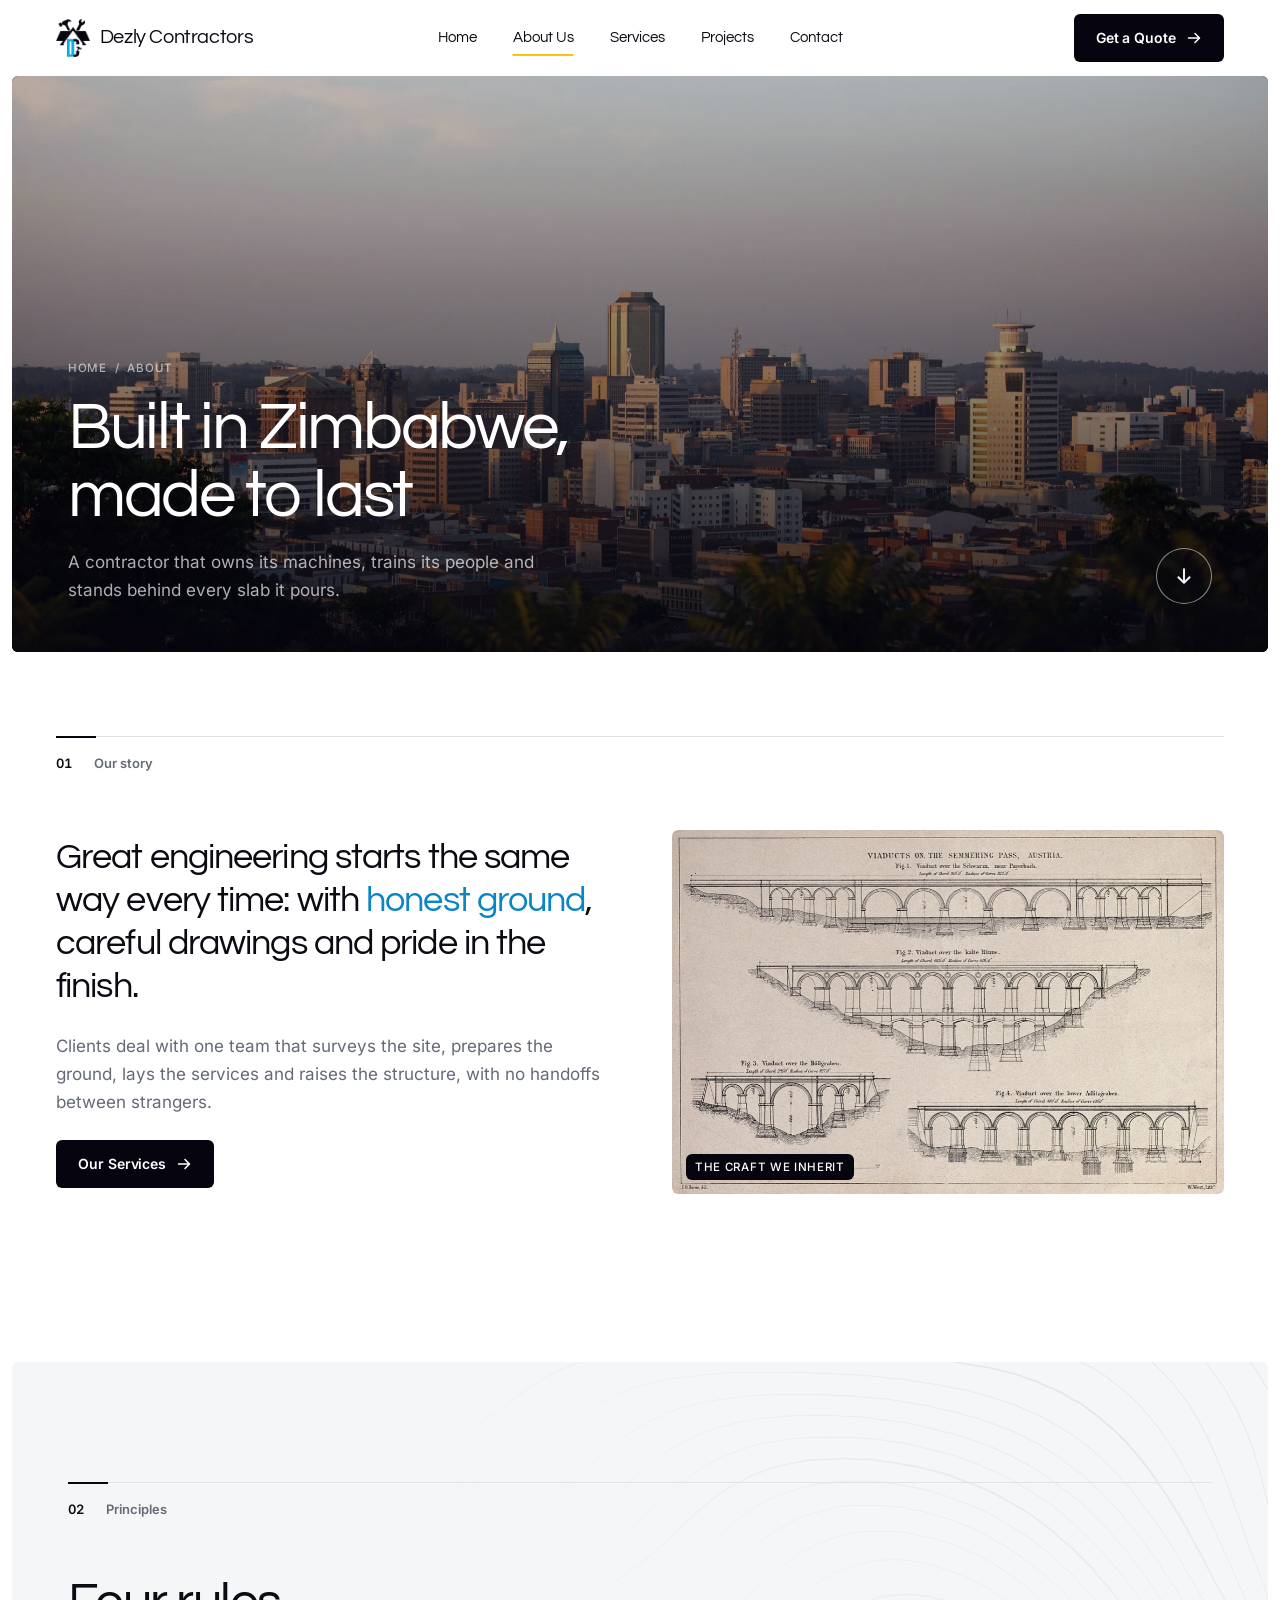
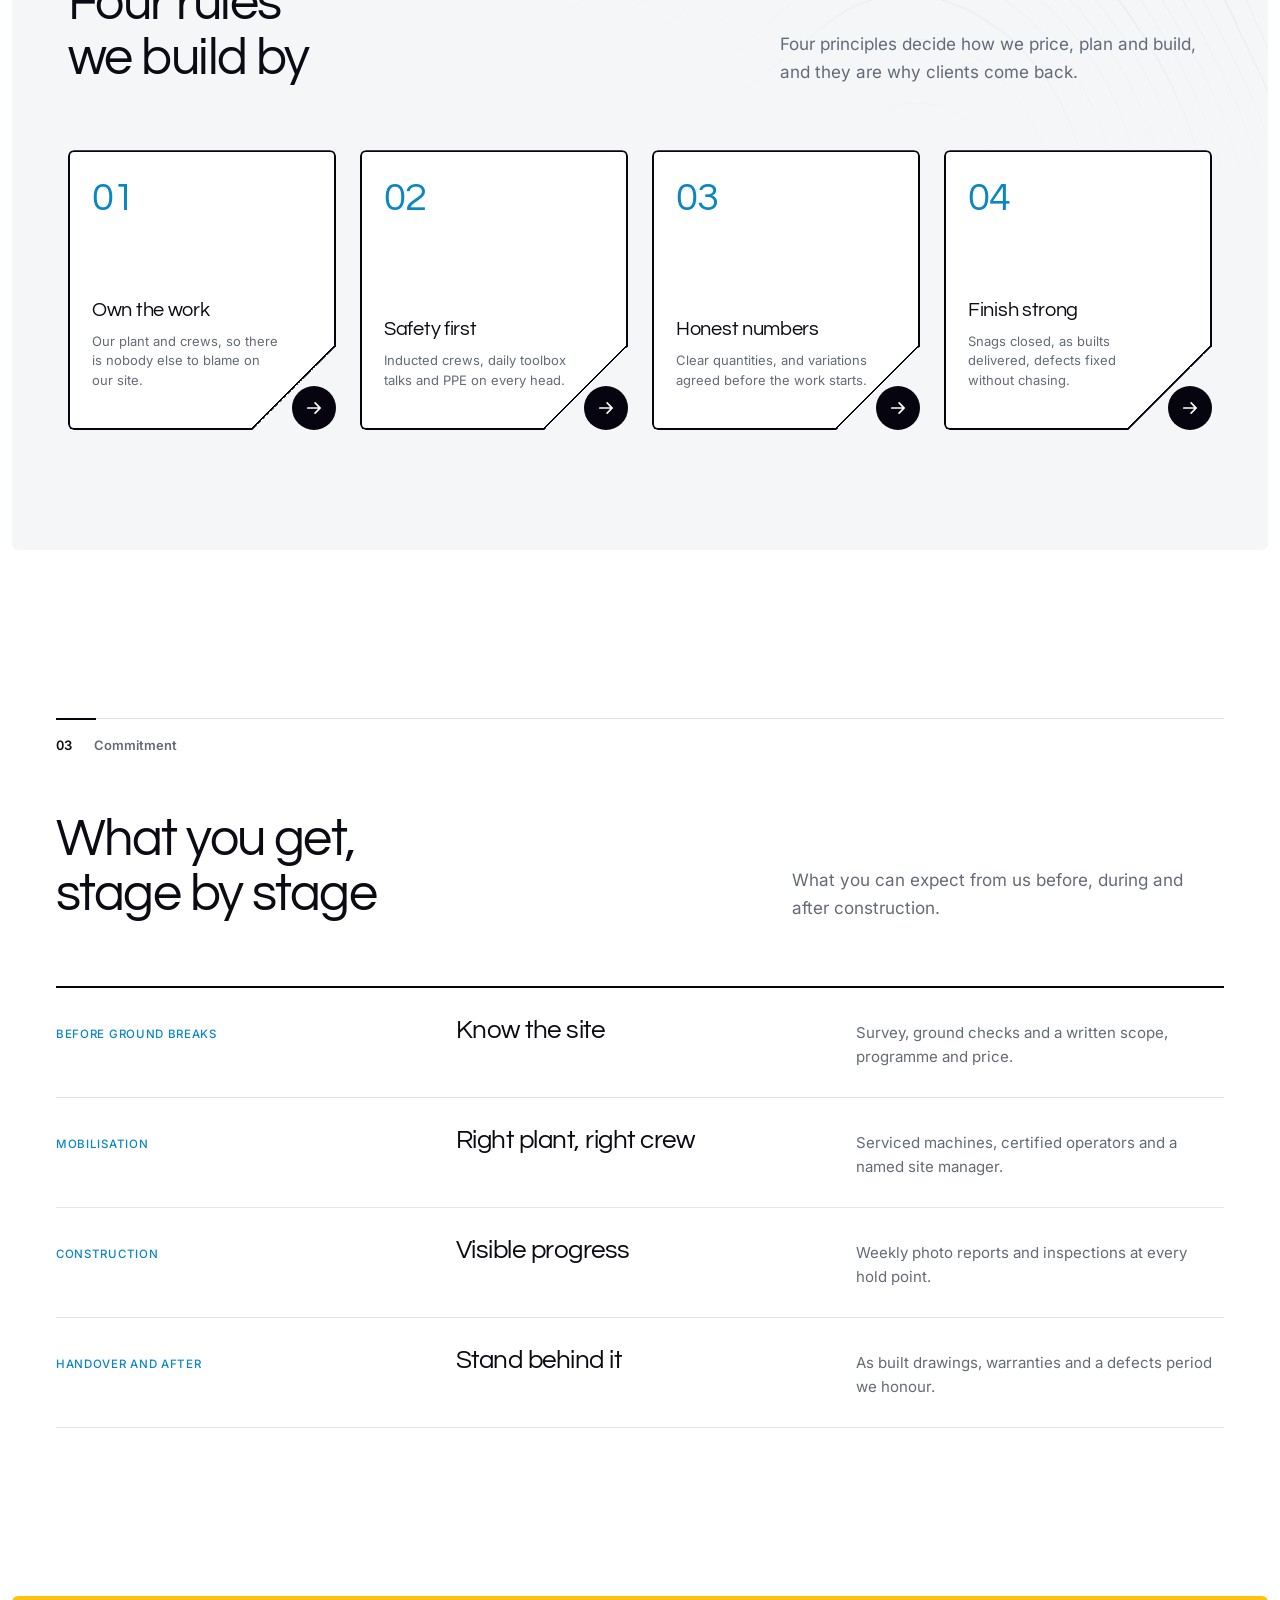
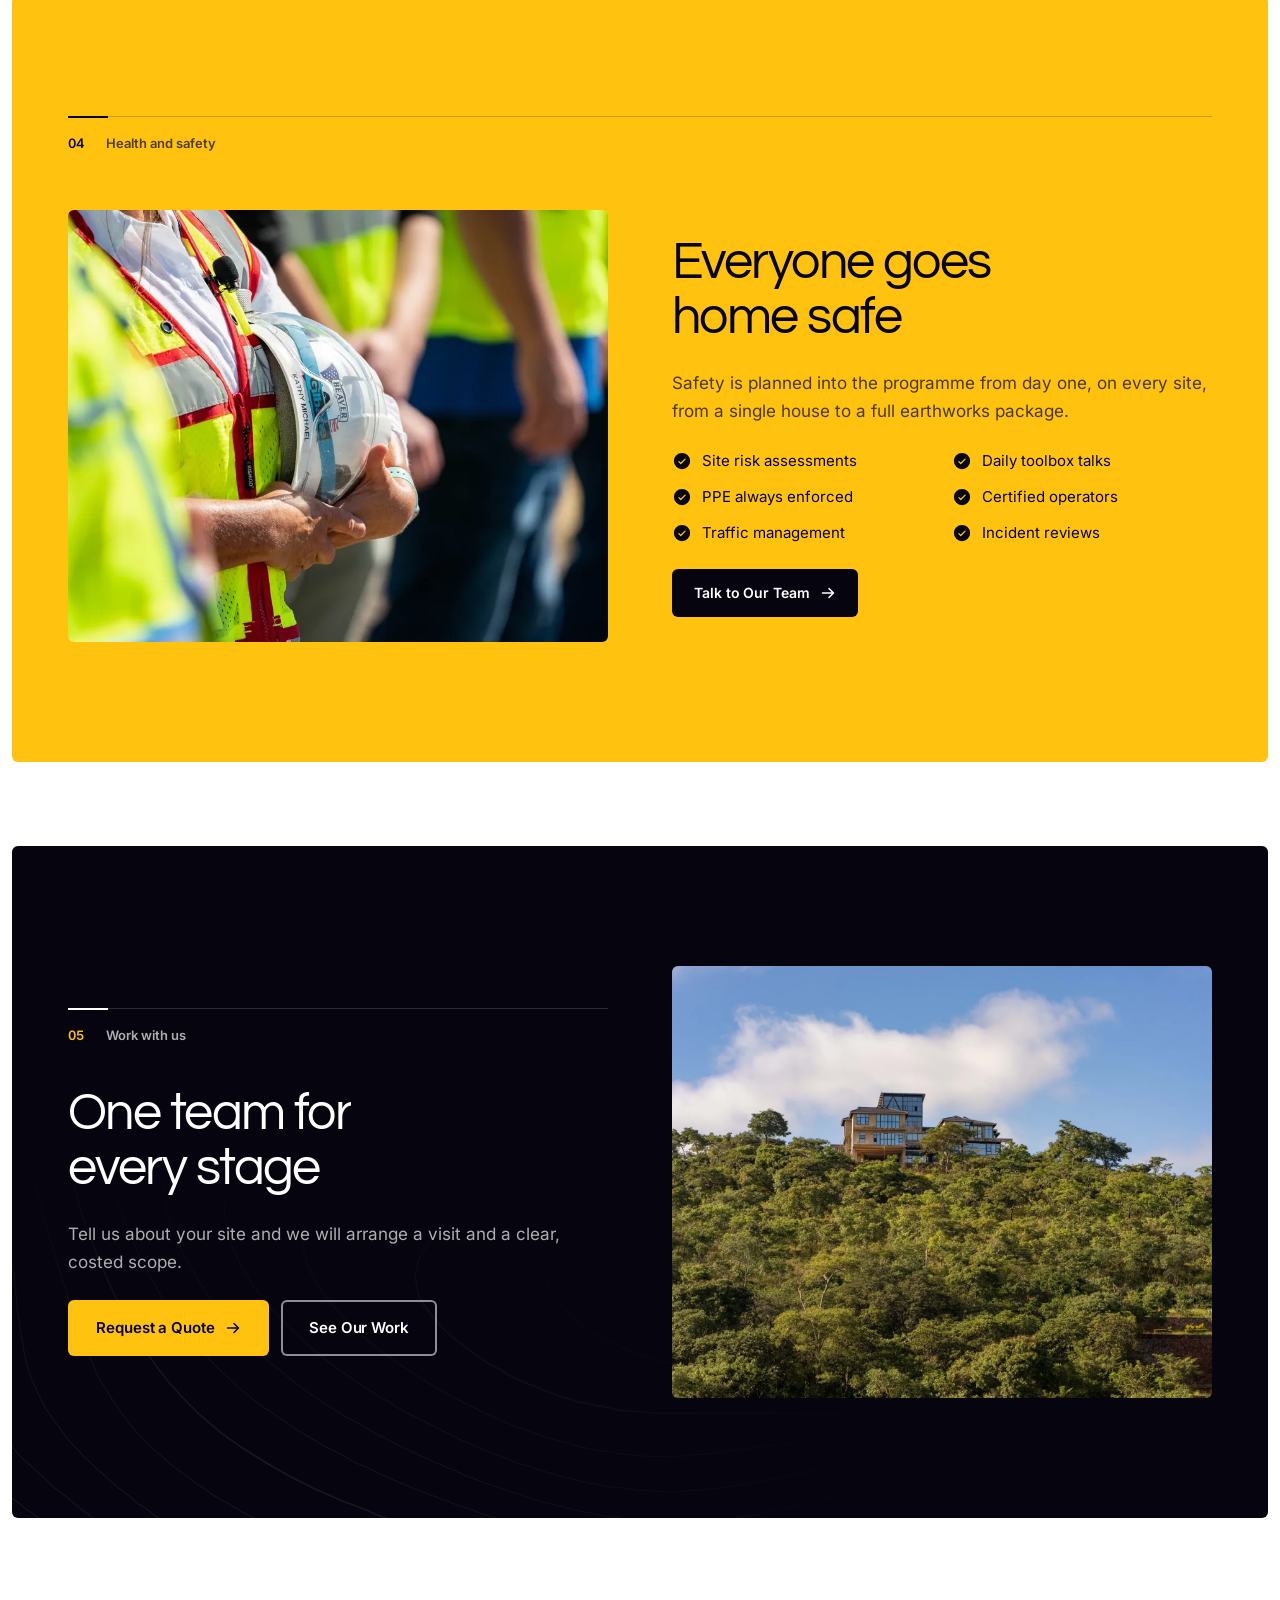
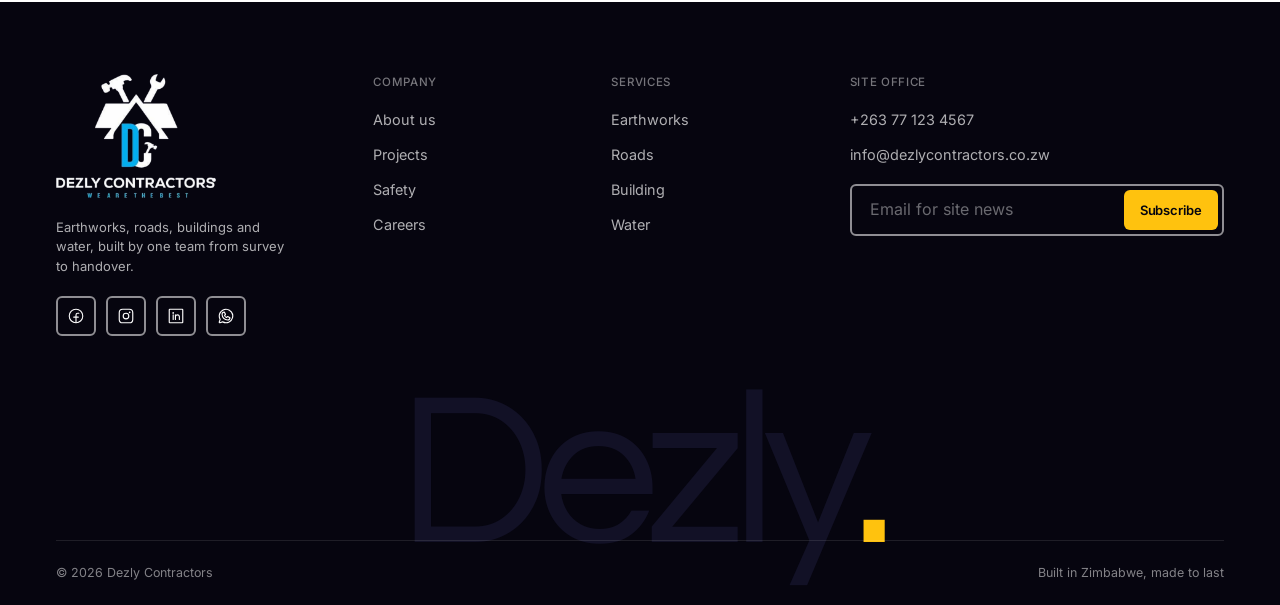
<file: about.html>
<!doctype html>
<html lang="en">
<head>
  <meta charset="utf-8">
  <meta name="viewport" content="width=device-width, initial-scale=1, viewport-fit=cover">
  <title>About Us | Dezly Contractors</title>
  <meta name="description" content="Dezly Contractors is a Zimbabwean civil and building contractor that owns its plant, trains its crews and stands behind every slab it pours.">
  <meta name="theme-color" content="#06050f">
  <meta property="og:title" content="About Us | Dezly Contractors">
  <meta property="og:description" content="Dezly Contractors is a Zimbabwean civil and building contractor that owns its plant, trains its crews and stands behind every slab it pours.">
  <meta property="og:image" content="assets/img/hero-excavator.webp">
  <link rel="icon" type="image/png" href="assets/img/favicon.png">
  <link rel="preload" href="assets/fonts/questrial-latin-400-normal.woff2" as="font" type="font/woff2" crossorigin>
  <link rel="preload" href="assets/fonts/inter-latin-400-normal.woff2" as="font" type="font/woff2" crossorigin>
  <link rel="stylesheet" href="assets/css/style.css">
  <script>
    /* Hide-then-reveal only when JS is running; undo if the main script never loads. */
    document.documentElement.classList.add('js');
    setTimeout(function () { var h = document.documentElement; if (!h.classList.contains('is-loaded')) h.classList.remove('js'); }, 5000);
  </script>
</head>
<body data-page="about">
<div class="loader" aria-hidden="true">
  <div class="loader__in">
    <img class="loader__mark" src="assets/img/logo-mark-light.png" alt="" width="84" height="95">
  </div>
</div>
<header class="header">
  <div class="container header__in">
    <a class="brand" href="./" aria-label="Dezly Contractors home">
      <img class="logo-dark" src="assets/img/logo-mark-dark.png" alt="" width="34" height="38">
      <img class="logo-light" src="assets/img/logo-mark-light.png" alt="" width="34" height="38">
      <b>Dezly Contractors</b>
    </a>
    <nav class="nav" aria-label="Main">
        <a href="./">Home</a>
        <a href="about.html" aria-current="page">About Us</a>
        <a href="services.html">Services</a>
        <a href="projects.html">Projects</a>
        <a href="contact.html">Contact</a>
    </nav>
    <a class="btn header__btn" href="contact.html">Get a Quote <svg class="ph" aria-hidden="true" focusable="false" xmlns="http://www.w3.org/2000/svg" viewBox="0 0 256 256" fill="currentColor"><path d="M224.49,136.49l-72,72a12,12,0,0,1-17-17L187,140H40a12,12,0,0,1,0-24H187L135.51,64.48a12,12,0,0,1,17-17l72,72A12,12,0,0,1,224.49,136.49Z"/></svg></a>
    <a class="btn btn--sm header__quote" href="contact.html">Get a Quote</a>
    <button class="burger" type="button" aria-label="Open menu" aria-expanded="false" aria-controls="drawer">
      <span class="i-open"><svg class="ph" aria-hidden="true" focusable="false" xmlns="http://www.w3.org/2000/svg" viewBox="0 0 256 256" fill="currentColor"><path d="M224,128a8,8,0,0,1-8,8H40a8,8,0,0,1,0-16H216A8,8,0,0,1,224,128ZM40,72H216a8,8,0,0,0,0-16H40a8,8,0,0,0,0,16ZM216,184H40a8,8,0,0,0,0,16H216a8,8,0,0,0,0-16Z"/></svg></span><span class="i-close"><svg class="ph" aria-hidden="true" focusable="false" xmlns="http://www.w3.org/2000/svg" viewBox="0 0 256 256" fill="currentColor"><path d="M205.66,194.34a8,8,0,0,1-11.32,11.32L128,139.31,61.66,205.66a8,8,0,0,1-11.32-11.32L116.69,128,50.34,61.66A8,8,0,0,1,61.66,50.34L128,116.69l66.34-66.35a8,8,0,0,1,11.32,11.32L139.31,128Z"/></svg></span>
    </button>
  </div>
</header>
<nav class="drawer" id="drawer" aria-label="Mobile">
    <a class="dl" href="./">Home<span>01</span></a>
    <a class="dl" href="about.html">About Us<span>02</span></a>
    <a class="dl" href="services.html">Services<span>03</span></a>
    <a class="dl" href="projects.html">Projects<span>04</span></a>
    <a class="dl" href="contact.html">Contact<span>05</span></a>
    <a class="btn btn--yellow btn--lg btn-full" href="tel:+263771234567">Call the site office <svg class="ph" aria-hidden="true" focusable="false" xmlns="http://www.w3.org/2000/svg" viewBox="0 0 256 256" fill="currentColor"><path d="M222.37,158.46l-47.11-21.11-.13-.06a16,16,0,0,0-15.17,1.4,8.12,8.12,0,0,0-.75.56L134.87,160c-15.42-7.49-31.34-23.29-38.83-38.51l20.78-24.71c.2-.25.39-.5.57-.77a16,16,0,0,0,1.32-15.06l0-.12L97.54,33.64a16,16,0,0,0-16.62-9.52A56.26,56.26,0,0,0,32,80c0,79.4,64.6,144,144,144a56.26,56.26,0,0,0,55.88-48.92A16,16,0,0,0,222.37,158.46ZM176,208A128.14,128.14,0,0,1,48,80,40.2,40.2,0,0,1,82.87,40a.61.61,0,0,0,0,.12l21,47L83.2,111.86a6.13,6.13,0,0,0-.57.77,16,16,0,0,0-1,15.7c9.06,18.53,27.73,37.06,46.46,46.11a16,16,0,0,0,15.75-1.14,8.44,8.44,0,0,0,.74-.56L168.89,152l47,21.05h0s.08,0,.11,0A40.21,40.21,0,0,1,176,208Z"/></svg></a>
</nav>

<main>

  <section class="phero">
    <div class="frame">
      <img src="assets/img/harare.webp" alt="Harare skyline seen across a green hillside" width="2200" height="1467" fetchpriority="high">
      <div class="scrim"></div>
      <div class="container phero__in">
        <div>
          <nav class="crumbs t-label" aria-label="Breadcrumb"><a href="./">Home</a><span>/</span><span>About</span></nav>
          <h1 class="t-h1" data-split><span class="d">Built in Zimbabwe,<br>made to last</span><span class="m">Built in<br>Zimbabwe,<br>made to last</span></h1>
          <p class="t-lede"><span class="d">A contractor that owns its machines, trains its people and stands behind every slab it pours.</span><span class="m">Our machines, our people, our name on every slab.</span></p>
        </div>
        <a class="scroll-dot" href="#story" aria-label="Scroll to our story"><svg class="ph" aria-hidden="true" focusable="false" xmlns="http://www.w3.org/2000/svg" viewBox="0 0 256 256" fill="currentColor"><path d="M208.49,152.49l-72,72a12,12,0,0,1-17,0l-72-72a12,12,0,0,1,17-17L116,187V40a12,12,0,0,1,24,0V187l51.51-51.52a12,12,0,0,1,17,17Z"/></svg></a>
      </div>
    </div>
  </section>

  <section class="section" id="story">
    <div class="container">
      <div class="idx" data-reveal><span class="num">01</span><span>Our story</span></div>
      <div class="split">
      <div class="split__copy">
        <p class="quote" data-reveal><span class="d">Great engineering starts the same way every time: with <em>honest ground</em>, careful drawings and pride in the finish.</span><span class="m">Great engineering starts with <em>honest ground</em> and pride in the finish.</span></p>
        <p class="t-lede" data-reveal><span class="d">Clients deal with one team that surveys the site, prepares the ground, lays the services and raises the structure, with no handoffs between strangers.</span><span class="m">One team surveys, prepares, services and builds. No handoffs between strangers.</span></p>
        <a class="btn" href="services.html" data-reveal>Our Services <svg class="ph" aria-hidden="true" focusable="false" xmlns="http://www.w3.org/2000/svg" viewBox="0 0 256 256" fill="currentColor"><path d="M224.49,136.49l-72,72a12,12,0,0,1-17-17L187,140H40a12,12,0,0,1,0-24H187L135.51,64.48a12,12,0,0,1,17-17l72,72A12,12,0,0,1,224.49,136.49Z"/></svg></a>
      </div>
      <figure class="plate-img" data-reveal style="margin:0">
        <img src="assets/img/viaduct-plate.webp" alt="Historic engineering lithograph of stone railway viaducts" width="1024" height="676" loading="lazy">
        <figcaption class="t-label">The craft we inherit</figcaption>
      </figure>
      </div>
    </div>
  </section>

  <section class="ground ground--paper">
    <div class="container">
      <div class="idx" data-reveal><span class="num">02</span><span>Principles</span></div>
      <div class="head">
        <h2 class="t-h2" data-split>Four rules<br>we build by</h2>
        <p class="t-lede" data-reveal><span class="d">Four principles decide how we price, plan and build, and they are why clients come back.</span><span class="m">Four principles behind every price, plan and build.</span></p>
      </div>
      <div class="values">
        <div class="pw" data-reveal><div class="plate value"><span class="n">01</span><h3 class="t-h4">Own the work</h3><p class="t-small"><span class="d">Our plant and crews, so there is nobody else to blame on our site.</span><span class="m">Our plant, our crews, our site.</span></p></div><span class="go"><svg class="ph" aria-hidden="true" focusable="false" xmlns="http://www.w3.org/2000/svg" viewBox="0 0 256 256" fill="currentColor"><path d="M224.49,136.49l-72,72a12,12,0,0,1-17-17L187,140H40a12,12,0,0,1,0-24H187L135.51,64.48a12,12,0,0,1,17-17l72,72A12,12,0,0,1,224.49,136.49Z"/></svg></span></div>
        <div class="pw" data-reveal><div class="plate value"><span class="n">02</span><h3 class="t-h4">Safety first</h3><p class="t-small"><span class="d">Inducted crews, daily toolbox talks and PPE on every head.</span><span class="m">Inducted crews, PPE always.</span></p></div><span class="go"><svg class="ph" aria-hidden="true" focusable="false" xmlns="http://www.w3.org/2000/svg" viewBox="0 0 256 256" fill="currentColor"><path d="M224.49,136.49l-72,72a12,12,0,0,1-17-17L187,140H40a12,12,0,0,1,0-24H187L135.51,64.48a12,12,0,0,1,17-17l72,72A12,12,0,0,1,224.49,136.49Z"/></svg></span></div>
        <div class="pw" data-reveal><div class="plate value"><span class="n">03</span><h3 class="t-h4">Honest numbers</h3><p class="t-small"><span class="d">Clear quantities, and variations agreed before the work starts.</span><span class="m">Variations agreed upfront.</span></p></div><span class="go"><svg class="ph" aria-hidden="true" focusable="false" xmlns="http://www.w3.org/2000/svg" viewBox="0 0 256 256" fill="currentColor"><path d="M224.49,136.49l-72,72a12,12,0,0,1-17-17L187,140H40a12,12,0,0,1,0-24H187L135.51,64.48a12,12,0,0,1,17-17l72,72A12,12,0,0,1,224.49,136.49Z"/></svg></span></div>
        <div class="pw" data-reveal><div class="plate value"><span class="n">04</span><h3 class="t-h4">Finish strong</h3><p class="t-small"><span class="d">Snags closed, as builts delivered, defects fixed without chasing.</span><span class="m">Snags closed, no chasing.</span></p></div><span class="go"><svg class="ph" aria-hidden="true" focusable="false" xmlns="http://www.w3.org/2000/svg" viewBox="0 0 256 256" fill="currentColor"><path d="M224.49,136.49l-72,72a12,12,0,0,1-17-17L187,140H40a12,12,0,0,1,0-24H187L135.51,64.48a12,12,0,0,1,17-17l72,72A12,12,0,0,1,224.49,136.49Z"/></svg></span></div>
      </div>
    </div>
  </section>

  <section class="section">
    <div class="container">
      <div class="idx" data-reveal><span class="num">03</span><span>Commitment</span></div>
      <div class="head">
        <h2 class="t-h2" data-split>What you get,<br>stage by stage</h2>
        <p class="t-lede" data-reveal><span class="d">What you can expect from us before, during and after construction.</span><span class="m">What to expect at every stage.</span></p>
      </div>
      <div class="rows">
        <div class="row-item" data-reveal><span class="t-label">Before ground breaks</span><h3 class="t-h3">Know the site</h3><p class="t-body"><span class="d">Survey, ground checks and a written scope, programme and price.</span><span class="m">Survey, scope, programme and price.</span></p></div>
        <div class="row-item" data-reveal><span class="t-label">Mobilisation</span><h3 class="t-h3">Right plant, right crew</h3><p class="t-body"><span class="d">Serviced machines, certified operators and a named site manager.</span><span class="m">Certified operators, named manager.</span></p></div>
        <div class="row-item" data-reveal><span class="t-label">Construction</span><h3 class="t-h3">Visible progress</h3><p class="t-body"><span class="d">Weekly photo reports and inspections at every hold point.</span><span class="m">Weekly photos, inspected hold points.</span></p></div>
        <div class="row-item" data-reveal><span class="t-label">Handover and after</span><h3 class="t-h3">Stand behind it</h3><p class="t-body"><span class="d">As built drawings, warranties and a defects period we honour.</span><span class="m">As builts, warranties, aftercare.</span></p></div>
      </div>
    </div>
  </section>

  <section class="ground ground--yellow" id="safety">
    <div class="container">
      <div class="idx" data-reveal><span class="num">04</span><span>Health and safety</span></div>
      <div class="split">
      <div class="media" data-reveal style="aspect-ratio:5/4"><img src="assets/img/hardhat-hand.webp" alt="Worker in a high visibility vest holding a white hard hat" width="1024" height="683" loading="lazy"></div>
      <div class="split__copy">
        <h2 class="t-h2" data-split>Everyone goes<br>home safe</h2>
        <p class="t-lede" data-reveal style="color:rgba(6,5,15,.72)"><span class="d">Safety is planned into the programme from day one, on every site, from a single house to a full earthworks package.</span><span class="m">Safety is planned into every programme from day one.</span></p>
        <ul class="checks" data-reveal>
          <li><svg class="ph" aria-hidden="true" focusable="false" xmlns="http://www.w3.org/2000/svg" viewBox="0 0 256 256" fill="currentColor"><path d="M128,24A104,104,0,1,0,232,128,104.11,104.11,0,0,0,128,24Zm45.66,85.66-56,56a8,8,0,0,1-11.32,0l-24-24a8,8,0,0,1,11.32-11.32L112,148.69l50.34-50.35a8,8,0,0,1,11.32,11.32Z"/></svg>Site risk assessments</li>
          <li><svg class="ph" aria-hidden="true" focusable="false" xmlns="http://www.w3.org/2000/svg" viewBox="0 0 256 256" fill="currentColor"><path d="M128,24A104,104,0,1,0,232,128,104.11,104.11,0,0,0,128,24Zm45.66,85.66-56,56a8,8,0,0,1-11.32,0l-24-24a8,8,0,0,1,11.32-11.32L112,148.69l50.34-50.35a8,8,0,0,1,11.32,11.32Z"/></svg>Daily toolbox talks</li>
          <li><svg class="ph" aria-hidden="true" focusable="false" xmlns="http://www.w3.org/2000/svg" viewBox="0 0 256 256" fill="currentColor"><path d="M128,24A104,104,0,1,0,232,128,104.11,104.11,0,0,0,128,24Zm45.66,85.66-56,56a8,8,0,0,1-11.32,0l-24-24a8,8,0,0,1,11.32-11.32L112,148.69l50.34-50.35a8,8,0,0,1,11.32,11.32Z"/></svg>PPE always enforced</li>
          <li><svg class="ph" aria-hidden="true" focusable="false" xmlns="http://www.w3.org/2000/svg" viewBox="0 0 256 256" fill="currentColor"><path d="M128,24A104,104,0,1,0,232,128,104.11,104.11,0,0,0,128,24Zm45.66,85.66-56,56a8,8,0,0,1-11.32,0l-24-24a8,8,0,0,1,11.32-11.32L112,148.69l50.34-50.35a8,8,0,0,1,11.32,11.32Z"/></svg>Certified operators</li>
          <li><svg class="ph" aria-hidden="true" focusable="false" xmlns="http://www.w3.org/2000/svg" viewBox="0 0 256 256" fill="currentColor"><path d="M128,24A104,104,0,1,0,232,128,104.11,104.11,0,0,0,128,24Zm45.66,85.66-56,56a8,8,0,0,1-11.32,0l-24-24a8,8,0,0,1,11.32-11.32L112,148.69l50.34-50.35a8,8,0,0,1,11.32,11.32Z"/></svg>Traffic management</li>
          <li><svg class="ph" aria-hidden="true" focusable="false" xmlns="http://www.w3.org/2000/svg" viewBox="0 0 256 256" fill="currentColor"><path d="M128,24A104,104,0,1,0,232,128,104.11,104.11,0,0,0,128,24Zm45.66,85.66-56,56a8,8,0,0,1-11.32,0l-24-24a8,8,0,0,1,11.32-11.32L112,148.69l50.34-50.35a8,8,0,0,1,11.32,11.32Z"/></svg>Incident reviews</li>
        </ul>
        <a class="btn" href="contact.html" data-reveal>Talk to Our Team <svg class="ph" aria-hidden="true" focusable="false" xmlns="http://www.w3.org/2000/svg" viewBox="0 0 256 256" fill="currentColor"><path d="M224.49,136.49l-72,72a12,12,0,0,1-17-17L187,140H40a12,12,0,0,1,0-24H187L135.51,64.48a12,12,0,0,1,17-17l72,72A12,12,0,0,1,224.49,136.49Z"/></svg></a>
      </div>
      </div>
    </div>
  </section>

  <section class="ground ground--ink cta on-dark">
    <div class="container cta__grid">
      <div class="cta__copy">
        <div class="idx" data-reveal><span class="num">05</span><span>Work with us</span></div>
        <h2 class="t-h2" data-split>One team for<br>every stage</h2>
        <p class="t-lede" data-reveal><span class="d">Tell us about your site and we will arrange a visit and a clear, costed scope.</span><span class="m">Tell us about your site for a visit and a scope.</span></p>
        <div class="btns" data-reveal>
          <a class="btn btn--yellow btn--lg" href="contact.html"><span class="d">Request a Quote</span><span class="m">Get a Quote</span> <svg class="ph" aria-hidden="true" focusable="false" xmlns="http://www.w3.org/2000/svg" viewBox="0 0 256 256" fill="currentColor"><path d="M224.49,136.49l-72,72a12,12,0,0,1-17-17L187,140H40a12,12,0,0,1,0-24H187L135.51,64.48a12,12,0,0,1,17-17l72,72A12,12,0,0,1,224.49,136.49Z"/></svg></a>
          <a class="btn btn--line btn--lg" href="projects.html"><span class="d">See Our Work</span><span class="m">Our Work</span></a>
        </div>
      </div>
      <div class="cta__media media" data-reveal><img src="assets/img/hilltop-home.webp" alt="Finished hillside home at dusk" width="1800" height="1200" loading="lazy"></div>
    </div>
  </section>

</main>
<footer class="footer">
  <div class="container footer__top">
    <div class="footer__brand">
      <img src="assets/img/logo-full-light.png" alt="Dezly Contractors, We are the best" width="160" height="124" loading="lazy">
      <p class="t-small">Earthworks, roads, buildings and water, built by one team from survey to handover.</p>
      <div class="socials">
        <a href="#" aria-label="Facebook"><svg class="ph" aria-hidden="true" focusable="false" xmlns="http://www.w3.org/2000/svg" viewBox="0 0 256 256" fill="currentColor"><path d="M128,24A104,104,0,1,0,232,128,104.11,104.11,0,0,0,128,24Zm8,191.63V152h24a8,8,0,0,0,0-16H136V112a16,16,0,0,1,16-16h16a8,8,0,0,0,0-16H152a32,32,0,0,0-32,32v24H96a8,8,0,0,0,0,16h24v63.63a88,88,0,1,1,16,0Z"/></svg></a>
        <a href="#" aria-label="Instagram"><svg class="ph" aria-hidden="true" focusable="false" xmlns="http://www.w3.org/2000/svg" viewBox="0 0 256 256" fill="currentColor"><path d="M128,80a48,48,0,1,0,48,48A48.05,48.05,0,0,0,128,80Zm0,80a32,32,0,1,1,32-32A32,32,0,0,1,128,160ZM176,24H80A56.06,56.06,0,0,0,24,80v96a56.06,56.06,0,0,0,56,56h96a56.06,56.06,0,0,0,56-56V80A56.06,56.06,0,0,0,176,24Zm40,152a40,40,0,0,1-40,40H80a40,40,0,0,1-40-40V80A40,40,0,0,1,80,40h96a40,40,0,0,1,40,40ZM192,76a12,12,0,1,1-12-12A12,12,0,0,1,192,76Z"/></svg></a>
        <a href="#" aria-label="LinkedIn"><svg class="ph" aria-hidden="true" focusable="false" xmlns="http://www.w3.org/2000/svg" viewBox="0 0 256 256" fill="currentColor"><path d="M216,24H40A16,16,0,0,0,24,40V216a16,16,0,0,0,16,16H216a16,16,0,0,0,16-16V40A16,16,0,0,0,216,24Zm0,192H40V40H216V216ZM96,112v64a8,8,0,0,1-16,0V112a8,8,0,0,1,16,0Zm88,28v36a8,8,0,0,1-16,0V140a20,20,0,0,0-40,0v36a8,8,0,0,1-16,0V112a8,8,0,0,1,15.79-1.78A36,36,0,0,1,184,140ZM100,84A12,12,0,1,1,88,72,12,12,0,0,1,100,84Z"/></svg></a>
        <a href="https://wa.me/263771234567" aria-label="WhatsApp"><svg class="ph" aria-hidden="true" focusable="false" xmlns="http://www.w3.org/2000/svg" viewBox="0 0 256 256" fill="currentColor"><path d="M187.58,144.84l-32-16a8,8,0,0,0-8,.5l-14.69,9.8a40.55,40.55,0,0,1-16-16l9.8-14.69a8,8,0,0,0,.5-8l-16-32A8,8,0,0,0,104,64a40,40,0,0,0-40,40,88.1,88.1,0,0,0,88,88,40,40,0,0,0,40-40A8,8,0,0,0,187.58,144.84ZM152,176a72.08,72.08,0,0,1-72-72A24,24,0,0,1,99.29,80.46l11.48,23L101,118a8,8,0,0,0-.73,7.51,56.47,56.47,0,0,0,30.15,30.15A8,8,0,0,0,138,155l14.61-9.74,23,11.48A24,24,0,0,1,152,176ZM128,24A104,104,0,0,0,36.18,176.88L24.83,210.93a16,16,0,0,0,20.24,20.24l34.05-11.35A104,104,0,1,0,128,24Zm0,192a87.87,87.87,0,0,1-44.06-11.81,8,8,0,0,0-6.54-.67L40,216,52.47,178.6a8,8,0,0,0-.66-6.54A88,88,0,1,1,128,216Z"/></svg></a>
      </div>
    </div>
    <div>
      <span class="t-label">Company</span>
      <ul>
        <li><a href="about.html">About us</a></li>
        <li><a href="projects.html">Projects</a></li>
        <li><a href="about.html#safety">Safety</a></li>
        <li><a href="contact.html">Careers</a></li>
      </ul>
    </div>
    <div>
      <span class="t-label">Services</span>
      <ul>
        <li><a href="services.html#earthworks">Earthworks</a></li>
        <li><a href="services.html#roads">Roads</a></li>
        <li><a href="services.html#building">Building</a></li>
        <li><a href="services.html#water">Water</a></li>
      </ul>
    </div>
    <div class="footer__contact">
      <span class="t-label">Site office</span>
      <ul>
        <li><a href="tel:+263771234567">+263 77 123 4567</a></li>
        <li><a href="mailto:info@dezlycontractors.co.zw">info@dezlycontractors.co.zw</a></li>
      </ul>
      <form class="newsletter" onsubmit="event.preventDefault();this.querySelector('button').textContent='Subscribed';">
        <label class="sr-only" for="nl">Email address</label>
        <input id="nl" type="email" placeholder="Email for site news" required>
        <button class="btn btn--yellow btn--sm" type="submit">Subscribe</button>
      </form>
    </div>
  </div>
  <div class="footer__word" aria-hidden="true">Dezly<span>.</span></div>
  <div class="container footer__bot">
    <span>&copy; <span data-year>2026</span> Dezly Contractors</span>
    <span>Built in Zimbabwe, made to last</span>
  </div>
</footer>
<script src="assets/js/main.js" defer></script>
</body>
</html>
</file>
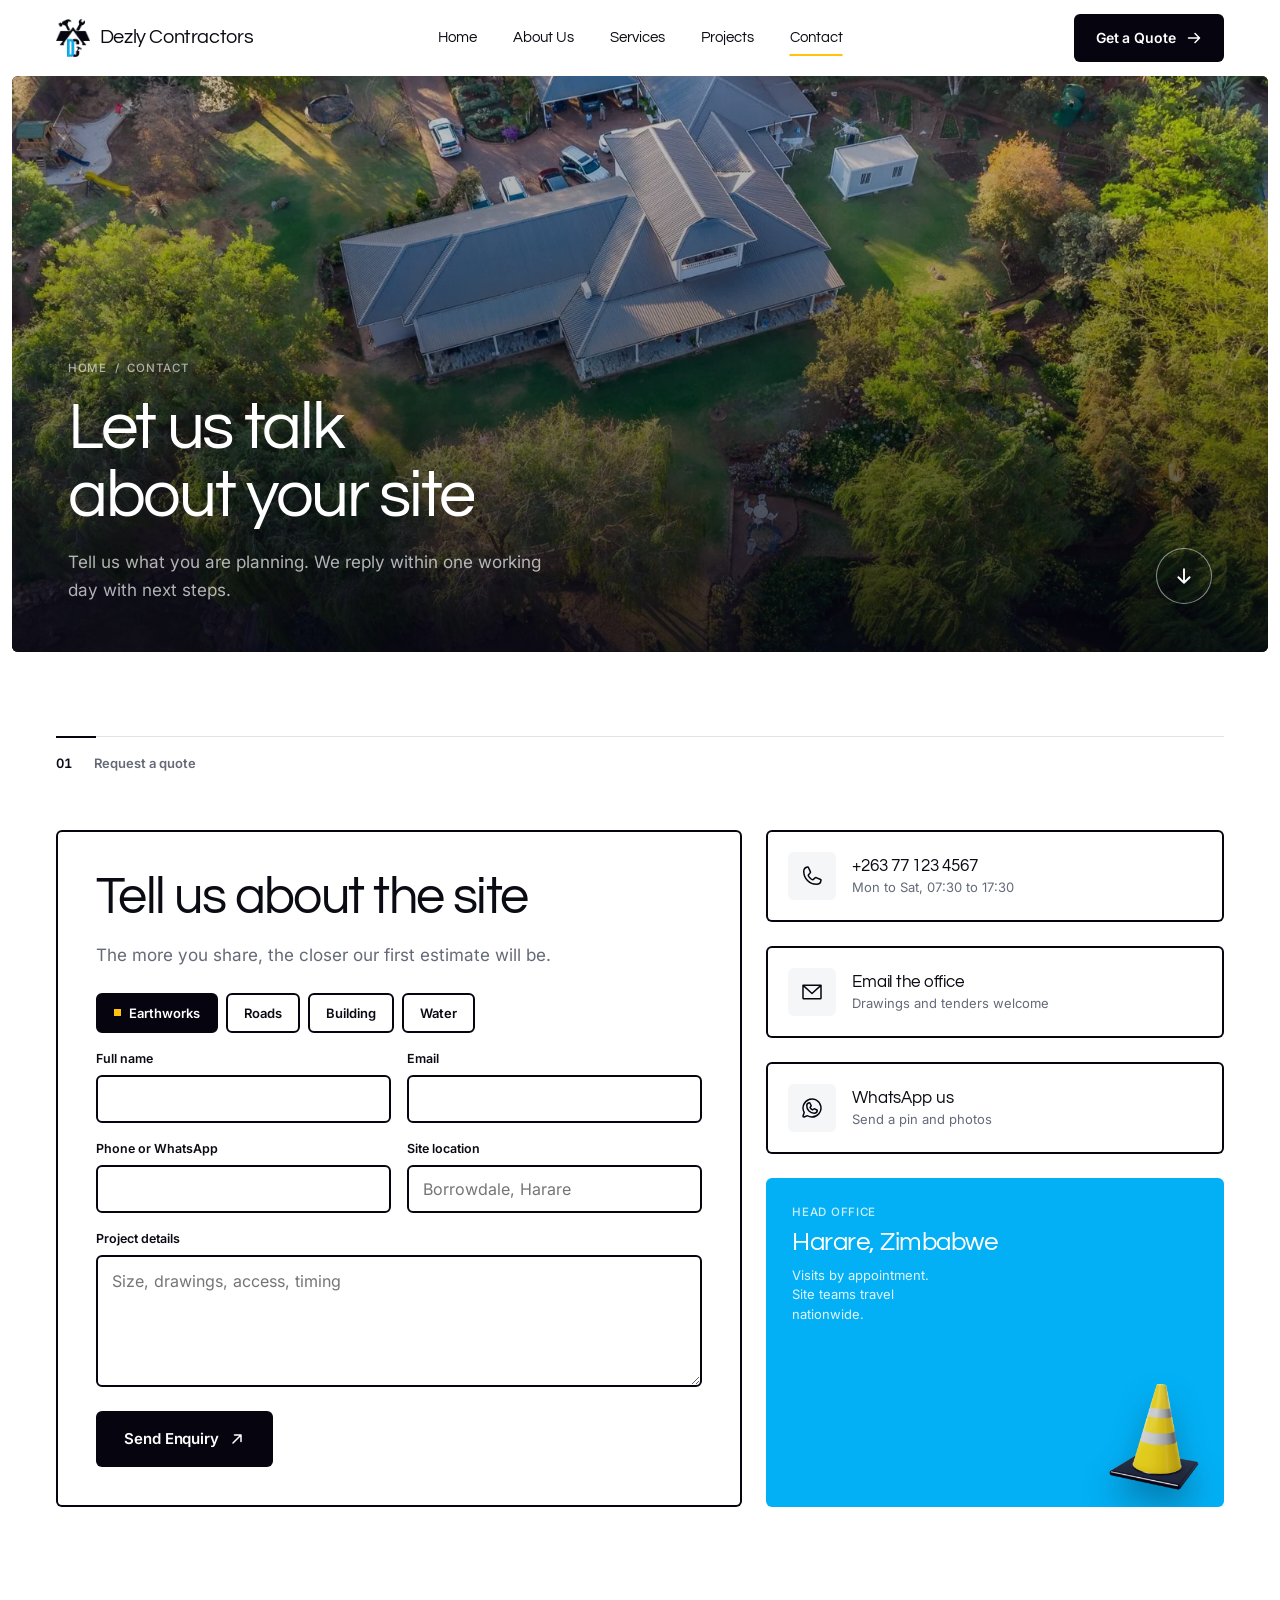
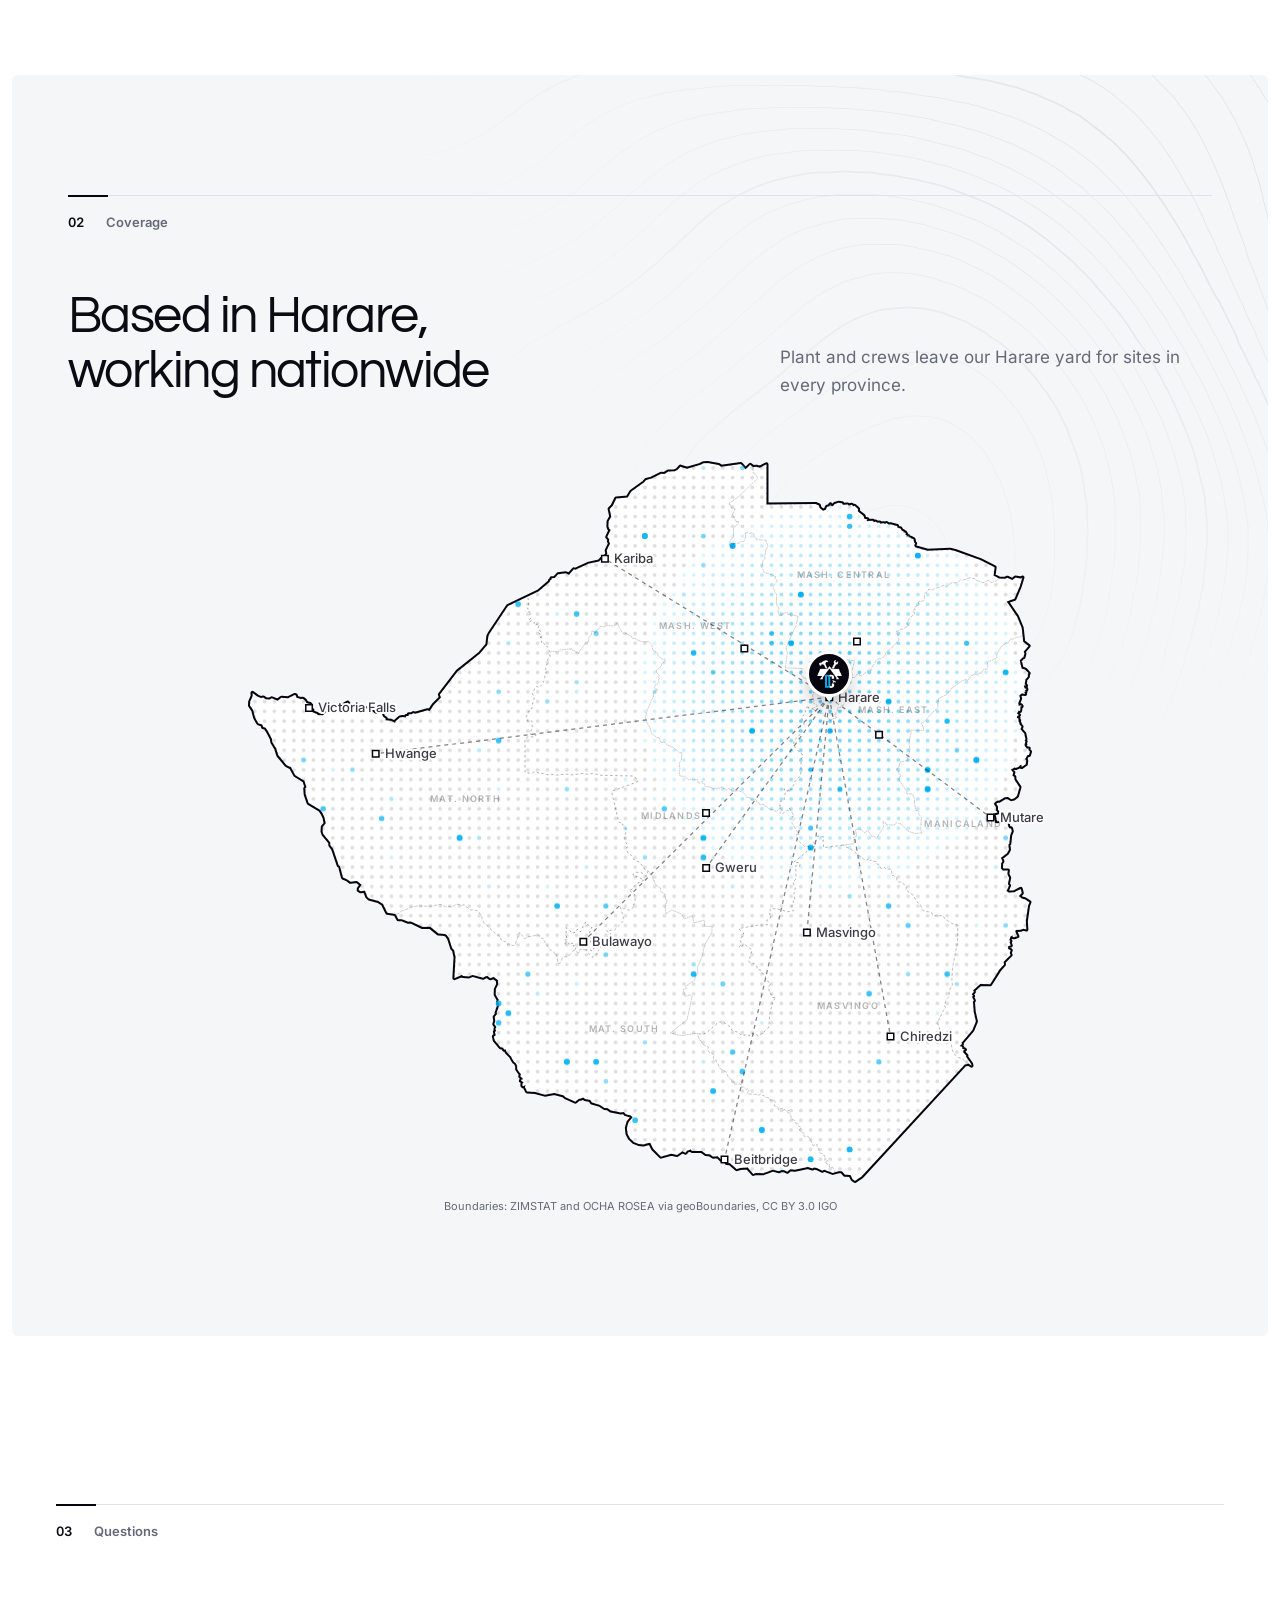
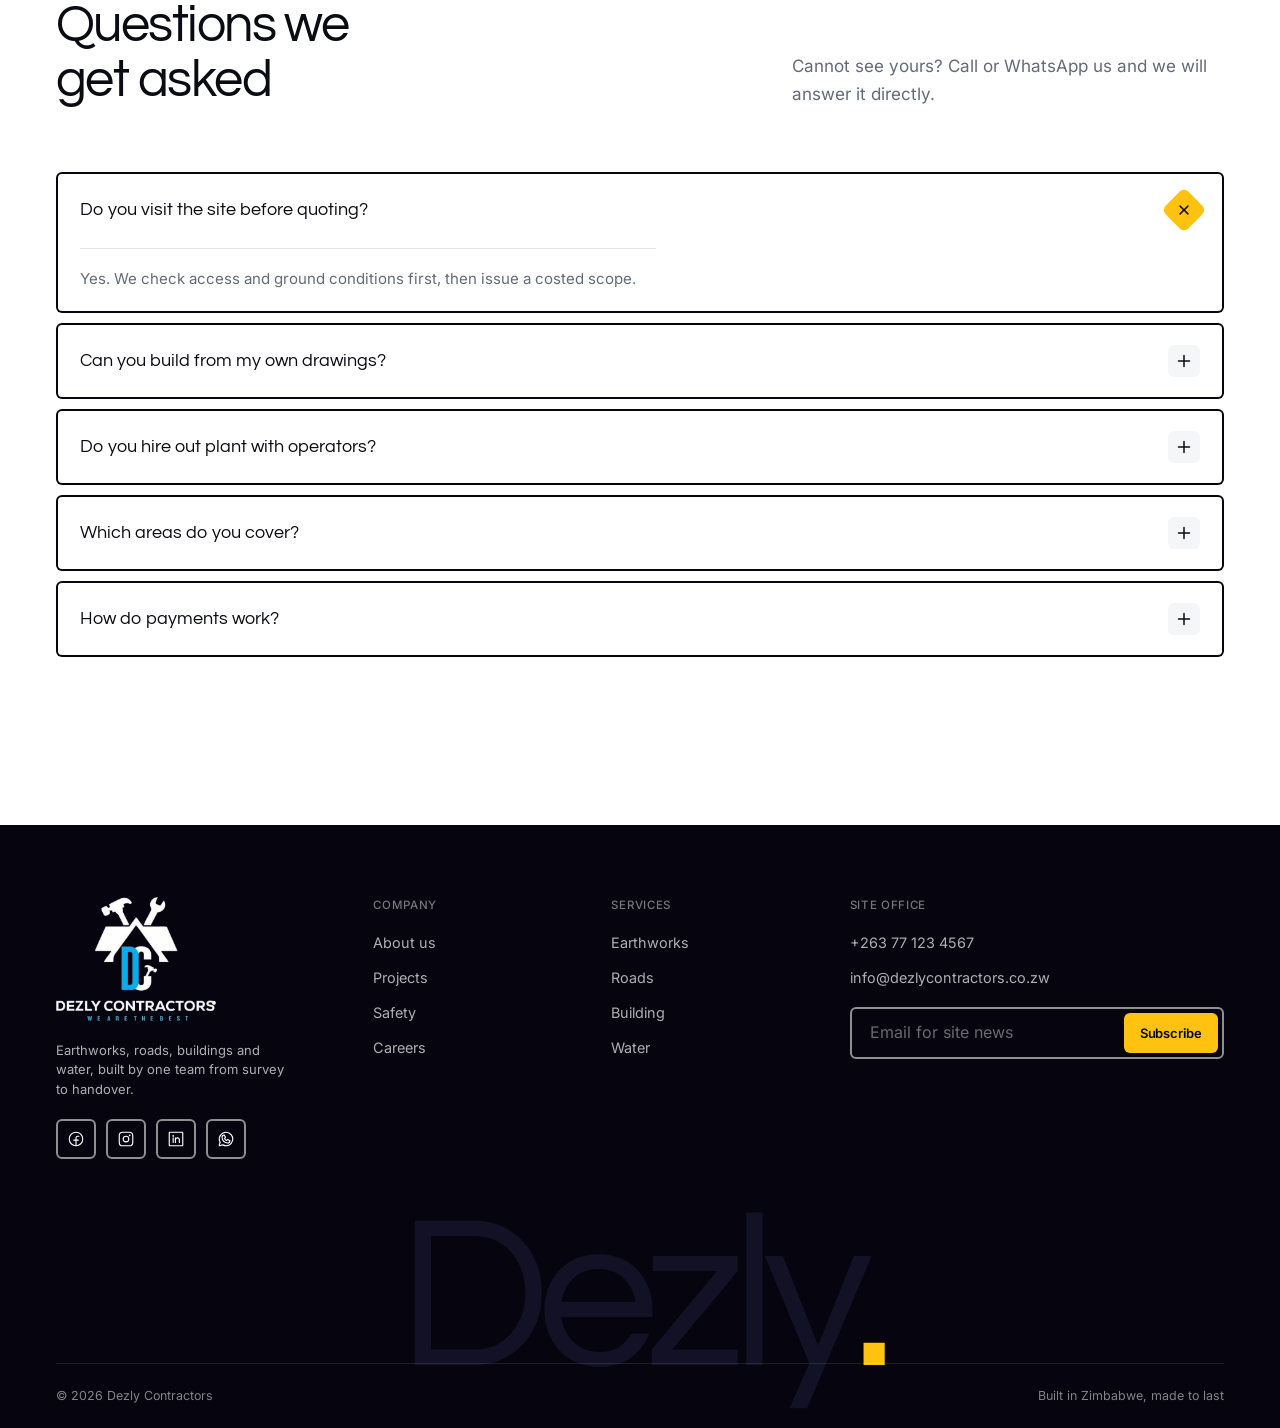
<file: contact.html>
<!doctype html>
<html lang="en">
<head>
  <meta charset="utf-8">
  <meta name="viewport" content="width=device-width, initial-scale=1, viewport-fit=cover">
  <title>Contact | Dezly Contractors</title>
  <meta name="description" content="Request a quote or book a site visit with Dezly Contractors. Call, email or WhatsApp the Harare site office.">
  <meta name="theme-color" content="#06050f">
  <meta property="og:title" content="Contact | Dezly Contractors">
  <meta property="og:description" content="Request a quote or book a site visit with Dezly Contractors. Call, email or WhatsApp the Harare site office.">
  <meta property="og:image" content="assets/img/hero-excavator.webp">
  <link rel="icon" type="image/png" href="assets/img/favicon.png">
  <link rel="preload" href="assets/fonts/questrial-latin-400-normal.woff2" as="font" type="font/woff2" crossorigin>
  <link rel="preload" href="assets/fonts/inter-latin-400-normal.woff2" as="font" type="font/woff2" crossorigin>
  <link rel="stylesheet" href="assets/css/style.css">
  <script>
    /* Hide-then-reveal only when JS is running; undo if the main script never loads. */
    document.documentElement.classList.add('js');
    setTimeout(function () { var h = document.documentElement; if (!h.classList.contains('is-loaded')) h.classList.remove('js'); }, 5000);
  </script>
</head>
<body data-page="contact">
<div class="loader" aria-hidden="true">
  <div class="loader__in">
    <img class="loader__mark" src="assets/img/logo-mark-light.png" alt="" width="84" height="95">
  </div>
</div>
<header class="header">
  <div class="container header__in">
    <a class="brand" href="./" aria-label="Dezly Contractors home">
      <img class="logo-dark" src="assets/img/logo-mark-dark.png" alt="" width="34" height="38">
      <img class="logo-light" src="assets/img/logo-mark-light.png" alt="" width="34" height="38">
      <b>Dezly Contractors</b>
    </a>
    <nav class="nav" aria-label="Main">
        <a href="./">Home</a>
        <a href="about.html">About Us</a>
        <a href="services.html">Services</a>
        <a href="projects.html">Projects</a>
        <a href="contact.html" aria-current="page">Contact</a>
    </nav>
    <a class="btn header__btn" href="contact.html">Get a Quote <svg class="ph" aria-hidden="true" focusable="false" xmlns="http://www.w3.org/2000/svg" viewBox="0 0 256 256" fill="currentColor"><path d="M224.49,136.49l-72,72a12,12,0,0,1-17-17L187,140H40a12,12,0,0,1,0-24H187L135.51,64.48a12,12,0,0,1,17-17l72,72A12,12,0,0,1,224.49,136.49Z"/></svg></a>
    <a class="btn btn--sm header__quote" href="contact.html">Get a Quote</a>
    <button class="burger" type="button" aria-label="Open menu" aria-expanded="false" aria-controls="drawer">
      <span class="i-open"><svg class="ph" aria-hidden="true" focusable="false" xmlns="http://www.w3.org/2000/svg" viewBox="0 0 256 256" fill="currentColor"><path d="M224,128a8,8,0,0,1-8,8H40a8,8,0,0,1,0-16H216A8,8,0,0,1,224,128ZM40,72H216a8,8,0,0,0,0-16H40a8,8,0,0,0,0,16ZM216,184H40a8,8,0,0,0,0,16H216a8,8,0,0,0,0-16Z"/></svg></span><span class="i-close"><svg class="ph" aria-hidden="true" focusable="false" xmlns="http://www.w3.org/2000/svg" viewBox="0 0 256 256" fill="currentColor"><path d="M205.66,194.34a8,8,0,0,1-11.32,11.32L128,139.31,61.66,205.66a8,8,0,0,1-11.32-11.32L116.69,128,50.34,61.66A8,8,0,0,1,61.66,50.34L128,116.69l66.34-66.35a8,8,0,0,1,11.32,11.32L139.31,128Z"/></svg></span>
    </button>
  </div>
</header>
<nav class="drawer" id="drawer" aria-label="Mobile">
    <a class="dl" href="./">Home<span>01</span></a>
    <a class="dl" href="about.html">About Us<span>02</span></a>
    <a class="dl" href="services.html">Services<span>03</span></a>
    <a class="dl" href="projects.html">Projects<span>04</span></a>
    <a class="dl" href="contact.html">Contact<span>05</span></a>
    <a class="btn btn--yellow btn--lg btn-full" href="tel:+263771234567">Call the site office <svg class="ph" aria-hidden="true" focusable="false" xmlns="http://www.w3.org/2000/svg" viewBox="0 0 256 256" fill="currentColor"><path d="M222.37,158.46l-47.11-21.11-.13-.06a16,16,0,0,0-15.17,1.4,8.12,8.12,0,0,0-.75.56L134.87,160c-15.42-7.49-31.34-23.29-38.83-38.51l20.78-24.71c.2-.25.39-.5.57-.77a16,16,0,0,0,1.32-15.06l0-.12L97.54,33.64a16,16,0,0,0-16.62-9.52A56.26,56.26,0,0,0,32,80c0,79.4,64.6,144,144,144a56.26,56.26,0,0,0,55.88-48.92A16,16,0,0,0,222.37,158.46ZM176,208A128.14,128.14,0,0,1,48,80,40.2,40.2,0,0,1,82.87,40a.61.61,0,0,0,0,.12l21,47L83.2,111.86a6.13,6.13,0,0,0-.57.77,16,16,0,0,0-1,15.7c9.06,18.53,27.73,37.06,46.46,46.11a16,16,0,0,0,15.75-1.14,8.44,8.44,0,0,0,.74-.56L168.89,152l47,21.05h0s.08,0,.11,0A40.21,40.21,0,0,1,176,208Z"/></svg></a>
</nav>

<main>

  <section class="phero">
    <div class="frame">
      <img src="assets/img/aerial-home.webp" alt="Aerial view of a home surrounded by trees" width="1600" height="1200" fetchpriority="high">
      <div class="scrim"></div>
      <div class="container phero__in">
        <div>
          <nav class="crumbs t-label" aria-label="Breadcrumb"><a href="./">Home</a><span>/</span><span>Contact</span></nav>
          <h1 class="t-h1" data-split><span class="d">Let us talk<br>about your site</span><span class="m">Let us talk<br>about your<br>site</span></h1>
          <p class="t-lede"><span class="d">Tell us what you are planning. We reply within one working day with next steps.</span><span class="m">We reply within one working day.</span></p>
        </div>
        <a class="scroll-dot" href="#quote" aria-label="Scroll to the quote form"><svg class="ph" aria-hidden="true" focusable="false" xmlns="http://www.w3.org/2000/svg" viewBox="0 0 256 256" fill="currentColor"><path d="M208.49,152.49l-72,72a12,12,0,0,1-17,0l-72-72a12,12,0,0,1,17-17L116,187V40a12,12,0,0,1,24,0V187l51.51-51.52a12,12,0,0,1,17,17Z"/></svg></a>
      </div>
    </div>
  </section>

  <section class="section">
    <div class="container">
      <div class="idx" data-reveal><span class="num">01</span><span>Request a quote</span></div>
      <div class="contact">
      <form class="form" id="quote" data-to="info@dezlycontractors.co.zw" data-reveal>
        <h2 class="t-h2">Tell us about the site</h2>
        <p class="t-lede"><span class="d">The more you share, the closer our first estimate will be.</span><span class="m">More detail means a closer estimate.</span></p>
        <div class="choice" role="group" aria-label="Service needed">
          <input type="radio" name="Service" id="s1" value="Earthworks" checked><label for="s1">Earthworks</label>
          <input type="radio" name="Service" id="s2" value="Roads"><label for="s2">Roads</label>
          <input type="radio" name="Service" id="s3" value="Building"><label for="s3">Building</label>
          <input type="radio" name="Service" id="s4" value="Water"><label for="s4">Water</label>
        </div>
        <div class="field"><label for="f-name">Full name</label><input id="f-name" name="Name" required autocomplete="name"></div>
        <div class="field"><label for="f-email">Email</label><input id="f-email" name="Email" type="email" required autocomplete="email"></div>
        <div class="field"><label for="f-phone">Phone or WhatsApp</label><input id="f-phone" name="Phone" type="tel" autocomplete="tel"></div>
        <div class="field"><label for="f-loc">Site location</label><input id="f-loc" name="Location" placeholder="Borrowdale, Harare"></div>
        <div class="field full"><label for="f-msg">Project details</label><textarea id="f-msg" name="Details" placeholder="Size, drawings, access, timing"></textarea></div>
        <button class="btn btn--lg" type="submit">Send Enquiry <svg class="ph" aria-hidden="true" focusable="false" xmlns="http://www.w3.org/2000/svg" viewBox="0 0 256 256" fill="currentColor"><path d="M204,64V168a12,12,0,0,1-24,0V93L72.49,200.49a12,12,0,0,1-17-17L163,76H88a12,12,0,0,1,0-24H192A12,12,0,0,1,204,64Z"/></svg></button>
        <p class="form-note" role="status">Opening your email app with the details filled in.</p>
      </form>

      <div class="info">
        <a class="info-card" href="tel:+263771234567" data-reveal><span class="info-card__ic"><svg class="ph" aria-hidden="true" focusable="false" xmlns="http://www.w3.org/2000/svg" viewBox="0 0 256 256" fill="currentColor"><path d="M222.37,158.46l-47.11-21.11-.13-.06a16,16,0,0,0-15.17,1.4,8.12,8.12,0,0,0-.75.56L134.87,160c-15.42-7.49-31.34-23.29-38.83-38.51l20.78-24.71c.2-.25.39-.5.57-.77a16,16,0,0,0,1.32-15.06l0-.12L97.54,33.64a16,16,0,0,0-16.62-9.52A56.26,56.26,0,0,0,32,80c0,79.4,64.6,144,144,144a56.26,56.26,0,0,0,55.88-48.92A16,16,0,0,0,222.37,158.46ZM176,208A128.14,128.14,0,0,1,48,80,40.2,40.2,0,0,1,82.87,40a.61.61,0,0,0,0,.12l21,47L83.2,111.86a6.13,6.13,0,0,0-.57.77,16,16,0,0,0-1,15.7c9.06,18.53,27.73,37.06,46.46,46.11a16,16,0,0,0,15.75-1.14,8.44,8.44,0,0,0,.74-.56L168.89,152l47,21.05h0s.08,0,.11,0A40.21,40.21,0,0,1,176,208Z"/></svg></span><div><span class="t-h4">+263 77 123 4567</span><p class="t-small">Mon to Sat, 07:30 to 17:30</p></div></a>
        <a class="info-card" href="mailto:info@dezlycontractors.co.zw" data-reveal><span class="info-card__ic"><svg class="ph" aria-hidden="true" focusable="false" xmlns="http://www.w3.org/2000/svg" viewBox="0 0 256 256" fill="currentColor"><path d="M224,48H32a8,8,0,0,0-8,8V192a16,16,0,0,0,16,16H216a16,16,0,0,0,16-16V56A8,8,0,0,0,224,48ZM203.43,64,128,133.15,52.57,64ZM216,192H40V74.19l82.59,75.71a8,8,0,0,0,10.82,0L216,74.19V192Z"/></svg></span><div><span class="t-h4">Email the office</span><p class="t-small">Drawings and tenders welcome</p></div></a>
        <a class="info-card" href="https://wa.me/263771234567" data-reveal><span class="info-card__ic"><svg class="ph" aria-hidden="true" focusable="false" xmlns="http://www.w3.org/2000/svg" viewBox="0 0 256 256" fill="currentColor"><path d="M187.58,144.84l-32-16a8,8,0,0,0-8,.5l-14.69,9.8a40.55,40.55,0,0,1-16-16l9.8-14.69a8,8,0,0,0,.5-8l-16-32A8,8,0,0,0,104,64a40,40,0,0,0-40,40,88.1,88.1,0,0,0,88,88,40,40,0,0,0,40-40A8,8,0,0,0,187.58,144.84ZM152,176a72.08,72.08,0,0,1-72-72A24,24,0,0,1,99.29,80.46l11.48,23L101,118a8,8,0,0,0-.73,7.51,56.47,56.47,0,0,0,30.15,30.15A8,8,0,0,0,138,155l14.61-9.74,23,11.48A24,24,0,0,1,152,176ZM128,24A104,104,0,0,0,36.18,176.88L24.83,210.93a16,16,0,0,0,20.24,20.24l34.05-11.35A104,104,0,1,0,128,24Zm0,192a87.87,87.87,0,0,1-44.06-11.81,8,8,0,0,0-6.54-.67L40,216,52.47,178.6a8,8,0,0,0-.66-6.54A88,88,0,1,1,128,216Z"/></svg></span><div><span class="t-h4">WhatsApp us</span><p class="t-small">Send a pin and photos</p></div></a>
        <div class="info-hq" data-reveal>
          <span class="t-label" style="color:rgba(255,255,255,.8)">Head office</span>
          <h3 class="t-h3">Harare, Zimbabwe</h3>
          <p class="t-small">Visits by appointment. Site teams travel nationwide.</p>
          <img src="assets/img/obj-cone.webp" alt="" width="400" height="400" loading="lazy">
        </div>
      </div>
      </div>
    </div>
  </section>

  <section class="ground ground--paper io">
    <div class="container">
      <div class="idx" data-reveal><span class="num">02</span><span>Coverage</span></div>
      <div class="head">
        <h2 class="t-h2" data-split>Based in Harare,<br>working nationwide</h2>
        <p class="t-lede" data-reveal><span class="d">Plant and crews leave our Harare yard for sites in every province.</span><span class="m">Crews leave Harare for every province.</span></p>
      </div>
      <div class="map-stage" style="aspect-ratio:600 / 552" data-hq="445.6,180.1">
        <svg class="zim zim--base" viewBox="0 0 600 552" aria-hidden="true"><path class="zim-edge" d="M352.0 0.0L348.8 0.1L346.5 1.4L336.2 4.4L331.1 2.8L328.7 5.4L326.6 6.4L321.8 6.5L318.7 8.5L316.2 8.2L308.9 12.0L304.7 13.1L303.2 14.9L293.3 22.0L290.5 26.5L281.7 27.3L278.9 33.0L276.6 35.3L277.9 41.2L275.8 45.0L275.7 48.9L276.3 50.6L277.4 51.3L274.8 56.9L276.2 58.5L276.1 60.1L276.9 62.0L274.4 67.2L274.8 69.5L274.2 71.1L270.8 73.4L268.5 75.8L260.7 77.4L250.2 82.1L249.1 81.8L245.4 85.9L242.9 84.8L237.0 85.6L234.4 88.5L231.9 88.6L231.9 89.9L230.7 90.3L230.6 91.4L222.1 98.6L198.4 110.0L184.3 131.2L183.3 133.4L182.6 139.8L176.9 146.6L159.5 160.5L146.1 178.1L146.8 180.6L141.4 185.9L138.2 190.7L136.6 190.1L127.1 192.9L125.6 192.4L124.4 193.3L122.1 193.2L122.0 194.7L120.1 194.7L119.7 195.8L117.4 195.3L115.3 195.7L112.0 198.6L111.6 199.9L108.4 198.3L104.3 197.9L104.5 196.7L102.5 195.2L101.4 192.7L97.7 193.0L95.7 192.4L94.5 191.1L89.6 188.6L85.2 188.0L82.1 188.7L80.3 187.2L77.4 187.2L75.2 184.3L70.1 187.2L68.1 187.2L65.3 188.4L65.4 189.4L66.7 189.7L65.2 192.5L62.4 192.2L61.8 191.5L61.0 192.2L59.4 191.8L58.0 192.1L56.1 194.1L52.0 193.9L51.6 193.0L48.1 191.8L48.0 190.1L46.7 189.4L47.0 186.3L46.2 185.3L43.4 184.6L42.3 182.6L40.6 181.3L39.2 181.6L35.8 180.6L35.3 178.8L34.3 178.4L29.3 180.9L24.1 180.6L21.2 182.8L16.8 181.0L14.9 181.9L12.2 181.7L10.1 180.3L8.5 180.8L5.6 179.6L1.9 176.9L2.1 179.0L0.1 183.7L0.0 186.6L2.4 190.0L3.9 195.8L6.3 200.1L9.6 201.4L10.0 203.1L12.0 203.7L13.9 206.6L16.8 212.2L17.2 214.8L20.1 219.5L21.7 224.7L28.1 232.5L31.5 234.1L34.8 240.1L41.8 244.4L43.4 249.4L42.5 250.3L42.8 254.8L45.1 261.6L54.1 267.0L56.0 269.9L57.4 273.1L58.2 277.4L56.0 279.9L55.8 283.6L56.5 285.5L61.6 291.8L61.8 294.1L63.9 296.8L68.2 309.5L69.3 310.3L71.5 318.9L74.9 320.4L77.2 322.2L82.3 321.5L85.8 324.5L83.7 327.5L83.6 328.7L85.3 329.5L88.4 329.1L90.2 333.6L91.5 335.0L98.7 337.0L101.1 338.4L102.3 339.3L105.6 346.0L111.9 346.9L114.1 351.0L116.7 350.9L121.8 352.9L123.7 352.7L132.8 357.0L138.6 356.8L145.0 362.0L149.9 362.4L151.3 363.1L153.1 365.6L155.5 373.2L156.9 374.7L158.1 380.0L157.2 396.3L162.9 393.9L164.0 394.6L168.3 395.0L171.2 393.8L179.3 396.0L181.4 394.8L182.7 394.7L184.7 396.4L187.4 395.4L190.6 397.7L190.9 401.0L189.1 404.8L189.0 409.0L191.4 413.0L190.8 414.4L191.5 417.7L189.7 423.0L190.0 423.9L188.2 426.1L188.7 429.3L187.9 431.6L189.4 433.6L188.8 435.5L189.3 437.0L188.4 437.5L189.0 440.1L187.6 441.1L188.2 444.0L192.7 449.4L194.7 449.8L195.5 451.4L196.7 451.2L197.4 453.1L200.7 456.5L202.9 460.5L204.3 461.5L205.5 463.8L205.5 466.3L208.4 470.4L207.9 471.8L210.2 474.1L208.8 474.3L208.4 475.2L210.5 476.3L209.6 477.2L209.5 478.9L210.0 479.4L212.0 478.7L211.4 480.1L213.1 483.4L219.3 483.9L226.8 485.9L234.1 484.7L240.8 486.3L243.0 488.1L250.3 491.3L253.0 489.1L254.3 489.1L256.3 488.0L257.6 489.2L261.7 490.1L263.0 491.9L269.2 493.8L272.6 496.1L275.2 496.4L277.6 498.1L285.2 499.7L287.6 499.3L289.0 500.9L292.8 501.9L294.3 503.3L291.1 507.1L289.9 511.4L290.4 516.0L292.2 519.5L295.5 522.5L299.0 523.8L302.5 524.2L307.3 522.9L308.0 523.3L310.1 527.5L316.1 533.6L324.0 531.4L328.6 532.3L332.6 529.4L335.0 530.6L336.3 529.0L338.9 528.1L340.0 529.2L347.6 529.3L350.5 531.5L354.0 532.0L356.2 533.6L359.6 533.2L362.7 536.2L366.4 536.7L366.7 538.4L369.2 538.7L374.5 543.2L377.1 542.4L382.8 542.0L387.1 546.9L389.3 546.1L394.9 546.3L402.2 543.6L407.0 544.9L408.8 543.9L411.0 544.0L413.3 545.2L415.6 543.2L419.1 543.7L429.2 541.6L432.7 542.7L433.8 542.0L436.4 542.5L440.2 544.5L441.6 543.6L448.3 546.1L452.7 544.8L455.3 544.9L457.7 547.6L461.9 547.7L463.5 550.9L465.3 552.3L470.4 548.9L549.9 462.7L552.9 462.2L555.0 463.6L554.7 462.2L550.8 456.7L551.1 455.9L548.6 453.2L548.8 451.7L549.9 451.2L547.7 450.3L548.1 449.8L547.4 448.9L546.0 448.4L547.6 447.0L547.4 446.0L555.6 436.3L558.4 429.6L556.7 422.0L556.1 414.2L556.8 413.6L555.4 410.4L556.2 410.0L555.4 409.1L555.9 407.7L556.8 406.9L556.4 405.6L561.7 400.8L569.4 401.0L576.5 389.7L580.0 385.7L579.8 383.7L585.1 378.4L584.4 377.0L585.2 374.9L583.2 373.8L583.2 371.7L585.2 371.2L584.3 368.4L584.9 367.7L584.2 367.0L584.9 364.4L586.6 363.4L586.7 364.7L587.9 364.9L590.3 364.0L588.6 360.1L589.3 359.3L593.0 359.1L594.7 358.2L597.2 358.8L596.8 352.4L598.5 340.6L599.6 337.8L596.0 335.6L593.6 335.0L591.5 333.0L593.7 330.8L592.9 327.6L587.8 330.2L583.6 330.4L582.0 329.3L583.9 325.0L583.0 324.0L584.0 319.0L582.6 316.4L583.0 313.5L579.0 313.5L577.7 312.0L577.8 308.1L578.8 306.4L577.7 303.7L582.3 300.2L583.8 297.5L583.4 293.2L584.1 293.0L584.8 286.2L586.0 283.3L585.4 280.9L584.4 281.1L583.4 280.0L582.6 275.7L577.7 276.5L577.7 277.1L573.2 276.9L573.0 275.0L571.9 273.7L572.7 273.5L571.7 269.8L575.1 268.9L573.9 267.3L573.8 264.6L572.1 262.1L573.5 260.6L575.2 259.6L576.2 259.8L580.6 257.1L583.0 256.9L585.6 258.6L587.7 258.1L590.0 256.2L591.9 249.4L588.0 243.5L588.0 241.5L586.5 240.5L587.2 238.0L585.3 235.9L587.9 234.2L589.0 234.7L591.0 233.8L592.7 232.3L593.3 232.2L593.6 233.9L596.8 231.7L597.1 228.7L596.3 227.9L597.9 224.8L599.2 224.7L600.0 222.0L598.8 220.8L599.0 219.6L597.6 219.7L596.1 217.9L595.7 216.6L596.4 216.4L595.9 215.8L596.6 214.2L596.0 213.8L596.5 212.3L595.6 208.1L592.7 204.8L593.5 202.9L591.7 200.6L592.1 200.3L590.8 198.0L591.7 198.0L590.9 197.0L591.1 196.0L589.9 196.4L590.1 194.9L591.5 193.8L590.0 192.6L591.2 190.6L592.4 190.8L592.8 187.2L593.6 187.2L593.1 186.4L591.3 186.7L591.0 184.8L592.4 181.1L591.8 178.6L593.7 177.3L596.3 177.7L595.7 176.4L596.5 176.2L596.2 174.8L597.2 174.3L597.1 173.4L596.1 173.7L595.4 172.1L595.7 170.9L597.0 171.2L596.0 170.2L596.5 166.5L598.4 164.2L598.4 162.0L599.0 161.8L596.4 159.0L593.6 158.0L592.1 152.0L594.2 149.6L595.0 149.5L595.7 146.7L595.3 145.0L598.9 140.7L594.8 137.5L593.6 126.7L590.1 118.2L582.1 106.5L588.1 104.5L592.0 95.2L594.2 88.1L593.3 88.9L588.8 88.1L586.5 90.0L582.5 88.2L580.8 89.0L576.2 88.8L572.0 86.6L572.8 80.2L561.8 74.7L542.4 67.6L538.5 66.7L521.2 67.5L511.7 64.8L511.0 63.6L511.6 61.8L510.9 61.2L510.5 58.8L509.9 58.2L508.9 58.4L509.0 57.8L506.7 57.0L506.3 56.2L505.2 56.5L505.1 55.4L504.0 55.1L504.6 54.5L504.0 53.5L502.6 53.2L502.7 52.4L501.5 52.1L500.4 50.4L498.0 49.7L497.8 48.5L492.6 47.1L491.1 47.4L489.7 46.2L488.5 46.8L487.3 46.3L484.6 46.6L484.3 45.8L482.8 45.9L481.2 45.0L479.9 45.5L479.2 44.4L474.3 44.7L474.9 43.2L472.6 42.8L472.0 40.7L467.5 37.2L467.8 35.4L465.0 32.9L464.1 33.3L462.9 32.1L460.7 32.6L459.8 31.9L456.0 32.2L455.4 30.9L452.6 30.6L449.8 31.5L448.3 33.2L447.6 32.8L446.6 33.3L446.5 31.8L445.6 33.3L443.8 33.6L442.9 35.9L440.9 36.7L438.2 34.6L437.6 32.6L435.1 31.5L397.3 31.9L397.3 0.9L392.1 3.7L389.6 2.9L386.8 3.0L384.8 1.4L381.2 4.9L377.6 0.8L362.5 2.8L360.5 1.5Z"/></svg>
        <canvas class="zim-dots" aria-hidden="true"></canvas>
        <svg class="zim zim--top" viewBox="0 0 600 552" aria-hidden="true">
          <path class="zim-shape" d="M352.0 0.0L348.8 0.1L346.5 1.4L336.2 4.4L331.1 2.8L328.7 5.4L326.6 6.4L321.8 6.5L318.7 8.5L316.2 8.2L308.9 12.0L304.7 13.1L303.2 14.9L293.3 22.0L290.5 26.5L281.7 27.3L278.9 33.0L276.6 35.3L277.9 41.2L275.8 45.0L275.7 48.9L276.3 50.6L277.4 51.3L274.8 56.9L276.2 58.5L276.1 60.1L276.9 62.0L274.4 67.2L274.8 69.5L274.2 71.1L270.8 73.4L268.5 75.8L260.7 77.4L250.2 82.1L249.1 81.8L245.4 85.9L242.9 84.8L237.0 85.6L234.4 88.5L231.9 88.6L231.9 89.9L230.7 90.3L230.6 91.4L222.1 98.6L198.4 110.0L184.3 131.2L183.3 133.4L182.6 139.8L176.9 146.6L159.5 160.5L146.1 178.1L146.8 180.6L141.4 185.9L138.2 190.7L136.6 190.1L127.1 192.9L125.6 192.4L124.4 193.3L122.1 193.2L122.0 194.7L120.1 194.7L119.7 195.8L117.4 195.3L115.3 195.7L112.0 198.6L111.6 199.9L108.4 198.3L104.3 197.9L104.5 196.7L102.5 195.2L101.4 192.7L97.7 193.0L95.7 192.4L94.5 191.1L89.6 188.6L85.2 188.0L82.1 188.7L80.3 187.2L77.4 187.2L75.2 184.3L70.1 187.2L68.1 187.2L65.3 188.4L65.4 189.4L66.7 189.7L65.2 192.5L62.4 192.2L61.8 191.5L61.0 192.2L59.4 191.8L58.0 192.1L56.1 194.1L52.0 193.9L51.6 193.0L48.1 191.8L48.0 190.1L46.7 189.4L47.0 186.3L46.2 185.3L43.4 184.6L42.3 182.6L40.6 181.3L39.2 181.6L35.8 180.6L35.3 178.8L34.3 178.4L29.3 180.9L24.1 180.6L21.2 182.8L16.8 181.0L14.9 181.9L12.2 181.7L10.1 180.3L8.5 180.8L5.6 179.6L1.9 176.9L2.1 179.0L0.1 183.7L0.0 186.6L2.4 190.0L3.9 195.8L6.3 200.1L9.6 201.4L10.0 203.1L12.0 203.7L13.9 206.6L16.8 212.2L17.2 214.8L20.1 219.5L21.7 224.7L28.1 232.5L31.5 234.1L34.8 240.1L41.8 244.4L43.4 249.4L42.5 250.3L42.8 254.8L45.1 261.6L54.1 267.0L56.0 269.9L57.4 273.1L58.2 277.4L56.0 279.9L55.8 283.6L56.5 285.5L61.6 291.8L61.8 294.1L63.9 296.8L68.2 309.5L69.3 310.3L71.5 318.9L74.9 320.4L77.2 322.2L82.3 321.5L85.8 324.5L83.7 327.5L83.6 328.7L85.3 329.5L88.4 329.1L90.2 333.6L91.5 335.0L98.7 337.0L101.1 338.4L102.3 339.3L105.6 346.0L111.9 346.9L114.1 351.0L116.7 350.9L121.8 352.9L123.7 352.7L132.8 357.0L138.6 356.8L145.0 362.0L149.9 362.4L151.3 363.1L153.1 365.6L155.5 373.2L156.9 374.7L158.1 380.0L157.2 396.3L162.9 393.9L164.0 394.6L168.3 395.0L171.2 393.8L179.3 396.0L181.4 394.8L182.7 394.7L184.7 396.4L187.4 395.4L190.6 397.7L190.9 401.0L189.1 404.8L189.0 409.0L191.4 413.0L190.8 414.4L191.5 417.7L189.7 423.0L190.0 423.9L188.2 426.1L188.7 429.3L187.9 431.6L189.4 433.6L188.8 435.5L189.3 437.0L188.4 437.5L189.0 440.1L187.6 441.1L188.2 444.0L192.7 449.4L194.7 449.8L195.5 451.4L196.7 451.2L197.4 453.1L200.7 456.5L202.9 460.5L204.3 461.5L205.5 463.8L205.5 466.3L208.4 470.4L207.9 471.8L210.2 474.1L208.8 474.3L208.4 475.2L210.5 476.3L209.6 477.2L209.5 478.9L210.0 479.4L212.0 478.7L211.4 480.1L213.1 483.4L219.3 483.9L226.8 485.9L234.1 484.7L240.8 486.3L243.0 488.1L250.3 491.3L253.0 489.1L254.3 489.1L256.3 488.0L257.6 489.2L261.7 490.1L263.0 491.9L269.2 493.8L272.6 496.1L275.2 496.4L277.6 498.1L285.2 499.7L287.6 499.3L289.0 500.9L292.8 501.9L294.3 503.3L291.1 507.1L289.9 511.4L290.4 516.0L292.2 519.5L295.5 522.5L299.0 523.8L302.5 524.2L307.3 522.9L308.0 523.3L310.1 527.5L316.1 533.6L324.0 531.4L328.6 532.3L332.6 529.4L335.0 530.6L336.3 529.0L338.9 528.1L340.0 529.2L347.6 529.3L350.5 531.5L354.0 532.0L356.2 533.6L359.6 533.2L362.7 536.2L366.4 536.7L366.7 538.4L369.2 538.7L374.5 543.2L377.1 542.4L382.8 542.0L387.1 546.9L389.3 546.1L394.9 546.3L402.2 543.6L407.0 544.9L408.8 543.9L411.0 544.0L413.3 545.2L415.6 543.2L419.1 543.7L429.2 541.6L432.7 542.7L433.8 542.0L436.4 542.5L440.2 544.5L441.6 543.6L448.3 546.1L452.7 544.8L455.3 544.9L457.7 547.6L461.9 547.7L463.5 550.9L465.3 552.3L470.4 548.9L549.9 462.7L552.9 462.2L555.0 463.6L554.7 462.2L550.8 456.7L551.1 455.9L548.6 453.2L548.8 451.7L549.9 451.2L547.7 450.3L548.1 449.8L547.4 448.9L546.0 448.4L547.6 447.0L547.4 446.0L555.6 436.3L558.4 429.6L556.7 422.0L556.1 414.2L556.8 413.6L555.4 410.4L556.2 410.0L555.4 409.1L555.9 407.7L556.8 406.9L556.4 405.6L561.7 400.8L569.4 401.0L576.5 389.7L580.0 385.7L579.8 383.7L585.1 378.4L584.4 377.0L585.2 374.9L583.2 373.8L583.2 371.7L585.2 371.2L584.3 368.4L584.9 367.7L584.2 367.0L584.9 364.4L586.6 363.4L586.7 364.7L587.9 364.9L590.3 364.0L588.6 360.1L589.3 359.3L593.0 359.1L594.7 358.2L597.2 358.8L596.8 352.4L598.5 340.6L599.6 337.8L596.0 335.6L593.6 335.0L591.5 333.0L593.7 330.8L592.9 327.6L587.8 330.2L583.6 330.4L582.0 329.3L583.9 325.0L583.0 324.0L584.0 319.0L582.6 316.4L583.0 313.5L579.0 313.5L577.7 312.0L577.8 308.1L578.8 306.4L577.7 303.7L582.3 300.2L583.8 297.5L583.4 293.2L584.1 293.0L584.8 286.2L586.0 283.3L585.4 280.9L584.4 281.1L583.4 280.0L582.6 275.7L577.7 276.5L577.7 277.1L573.2 276.9L573.0 275.0L571.9 273.7L572.7 273.5L571.7 269.8L575.1 268.9L573.9 267.3L573.8 264.6L572.1 262.1L573.5 260.6L575.2 259.6L576.2 259.8L580.6 257.1L583.0 256.9L585.6 258.6L587.7 258.1L590.0 256.2L591.9 249.4L588.0 243.5L588.0 241.5L586.5 240.5L587.2 238.0L585.3 235.9L587.9 234.2L589.0 234.7L591.0 233.8L592.7 232.3L593.3 232.2L593.6 233.9L596.8 231.7L597.1 228.7L596.3 227.9L597.9 224.8L599.2 224.7L600.0 222.0L598.8 220.8L599.0 219.6L597.6 219.7L596.1 217.9L595.7 216.6L596.4 216.4L595.9 215.8L596.6 214.2L596.0 213.8L596.5 212.3L595.6 208.1L592.7 204.8L593.5 202.9L591.7 200.6L592.1 200.3L590.8 198.0L591.7 198.0L590.9 197.0L591.1 196.0L589.9 196.4L590.1 194.9L591.5 193.8L590.0 192.6L591.2 190.6L592.4 190.8L592.8 187.2L593.6 187.2L593.1 186.4L591.3 186.7L591.0 184.8L592.4 181.1L591.8 178.6L593.7 177.3L596.3 177.7L595.7 176.4L596.5 176.2L596.2 174.8L597.2 174.3L597.1 173.4L596.1 173.7L595.4 172.1L595.7 170.9L597.0 171.2L596.0 170.2L596.5 166.5L598.4 164.2L598.4 162.0L599.0 161.8L596.4 159.0L593.6 158.0L592.1 152.0L594.2 149.6L595.0 149.5L595.7 146.7L595.3 145.0L598.9 140.7L594.8 137.5L593.6 126.7L590.1 118.2L582.1 106.5L588.1 104.5L592.0 95.2L594.2 88.1L593.3 88.9L588.8 88.1L586.5 90.0L582.5 88.2L580.8 89.0L576.2 88.8L572.0 86.6L572.8 80.2L561.8 74.7L542.4 67.6L538.5 66.7L521.2 67.5L511.7 64.8L511.0 63.6L511.6 61.8L510.9 61.2L510.5 58.8L509.9 58.2L508.9 58.4L509.0 57.8L506.7 57.0L506.3 56.2L505.2 56.5L505.1 55.4L504.0 55.1L504.6 54.5L504.0 53.5L502.6 53.2L502.7 52.4L501.5 52.1L500.4 50.4L498.0 49.7L497.8 48.5L492.6 47.1L491.1 47.4L489.7 46.2L488.5 46.8L487.3 46.3L484.6 46.6L484.3 45.8L482.8 45.9L481.2 45.0L479.9 45.5L479.2 44.4L474.3 44.7L474.9 43.2L472.6 42.8L472.0 40.7L467.5 37.2L467.8 35.4L465.0 32.9L464.1 33.3L462.9 32.1L460.7 32.6L459.8 31.9L456.0 32.2L455.4 30.9L452.6 30.6L449.8 31.5L448.3 33.2L447.6 32.8L446.6 33.3L446.5 31.8L445.6 33.3L443.8 33.6L442.9 35.9L440.9 36.7L438.2 34.6L437.6 32.6L435.1 31.5L397.3 31.9L397.3 0.9L392.1 3.7L389.6 2.9L386.8 3.0L384.8 1.4L381.2 4.9L377.6 0.8L362.5 2.8L360.5 1.5Z"/>
          <g class="zim-prov"><path d="M258.1 374.5L261.5 374.4L262.5 375.2L262.5 374.0L263.3 373.5L264.1 373.9L265.1 372.4L265.1 371.5L263.5 370.8L263.4 369.7L261.6 368.4L263.5 365.3L261.6 365.2L262.9 361.5L261.0 361.6L263.1 357.4L261.0 356.4L258.2 352.9L254.1 360.6L252.4 358.5L251.0 359.5L251.0 360.8L247.6 361.8L245.8 359.3L243.0 357.5L243.5 365.6L242.7 365.7L242.1 366.9L243.5 366.8L244.5 368.5L241.4 368.5L242.2 369.8L245.6 370.4L244.8 368.8L249.3 369.9L248.5 371.5L250.0 371.4L251.0 372.3L249.7 375.1L253.0 377.0L254.0 374.0Z"/><path d="M433.5 189.8L434.6 190.4L434.3 191.0L435.6 190.7L438.6 192.4L440.6 192.7L441.8 194.9L444.2 195.6L446.3 198.1L448.6 196.7L450.5 196.5L451.3 195.5L447.2 193.9L445.9 192.2L450.3 193.5L451.3 190.9L452.4 190.6L451.8 189.9L452.0 188.2L454.3 188.1L454.9 186.4L456.1 187.0L456.7 185.0L457.8 184.7L457.6 184.2L458.1 184.2L456.5 182.7L458.6 181.7L458.4 181.0L458.1 179.4L457.2 179.3L457.7 178.7L456.3 178.1L457.8 177.1L456.6 173.6L457.7 171.8L457.3 170.6L456.7 171.1L455.5 169.3L453.6 169.9L452.8 168.5L452.9 169.7L452.2 169.0L450.5 169.1L450.4 167.0L449.4 166.8L448.4 166.8L447.3 168.6L447.8 172.1L445.1 172.9L443.6 171.8L443.6 172.8L441.2 172.6L437.8 170.4L437.6 174.3L434.6 174.8L435.3 176.1L433.2 176.1L433.6 177.8L432.6 178.6L433.9 183.1L432.2 183.8L436.7 186.8L432.9 188.8Z"/><path d="M552.3 462.1L555.0 463.6L554.7 462.2L550.8 456.7L551.1 455.9L548.6 453.2L548.8 451.7L549.9 451.2L547.7 450.3L548.1 449.8L547.4 448.9L546.0 448.4L547.6 447.0L547.4 446.0L555.6 436.3L558.4 429.6L556.7 422.0L556.1 414.2L556.8 413.6L555.4 410.4L556.2 410.0L555.4 409.1L555.9 407.7L556.8 406.9L556.4 405.6L561.7 400.8L569.4 401.0L576.5 389.7L580.0 385.7L579.8 383.7L585.1 378.4L584.4 377.0L585.2 374.9L583.2 373.8L583.2 371.7L585.2 371.2L584.3 368.4L584.9 367.7L584.2 367.0L584.9 364.4L586.6 363.4L586.7 364.7L587.9 364.9L590.3 364.0L588.6 360.1L589.3 359.3L593.0 359.1L594.7 358.2L597.2 358.8L596.8 352.4L598.5 340.6L599.6 337.8L596.0 335.6L593.6 335.0L591.5 333.0L593.7 330.8L592.9 327.6L587.8 330.2L583.6 330.4L582.0 329.3L583.9 325.0L583.0 324.0L584.0 319.0L582.6 316.4L583.0 313.5L579.0 313.5L577.7 312.0L577.8 308.1L578.8 306.4L577.7 303.7L582.3 300.2L583.8 297.5L583.4 293.2L584.1 293.0L584.8 286.2L586.0 283.3L585.4 280.9L584.4 281.1L583.4 280.0L582.6 275.7L577.7 276.5L577.7 277.1L573.2 276.9L573.0 275.0L571.9 273.7L572.7 273.5L571.7 269.8L575.1 268.9L573.9 267.3L573.8 264.6L572.1 262.1L573.5 260.6L575.2 259.6L576.2 259.8L580.6 257.1L583.0 256.9L585.6 258.6L587.7 258.1L590.0 256.2L591.9 249.4L588.0 243.5L588.0 241.5L586.5 240.5L587.2 238.0L585.3 235.9L587.9 234.2L589.0 234.7L591.0 233.8L592.7 232.3L593.3 232.2L593.6 233.9L596.8 231.7L597.1 228.7L596.3 227.9L597.9 224.8L599.2 224.7L600.0 222.0L598.8 220.8L599.0 219.6L597.6 219.7L596.1 217.9L595.7 216.6L596.4 216.4L595.9 215.8L596.6 214.2L596.0 213.8L596.5 212.3L595.6 208.1L592.7 204.8L593.5 202.9L591.7 200.6L592.1 200.3L590.8 198.0L591.7 198.0L590.9 197.0L591.1 196.0L589.9 196.4L590.1 194.9L591.5 193.8L590.0 192.6L591.2 190.6L592.4 190.8L592.8 187.2L593.6 187.2L593.1 186.4L591.3 186.7L591.0 184.8L592.4 181.1L591.8 178.6L593.7 177.3L596.3 177.7L595.7 176.4L596.5 176.2L596.2 174.8L597.2 174.3L597.1 173.4L596.1 173.7L595.4 172.1L595.7 170.9L597.0 171.2L596.0 170.2L596.5 166.5L598.4 164.2L598.4 162.0L599.0 161.8L596.4 159.0L593.6 158.0L592.1 153.3L592.3 151.6L595.0 149.4L595.7 146.7L595.3 144.9L598.9 140.7L594.8 137.5L594.4 132.8L592.0 133.9L589.1 134.2L587.8 135.3L584.9 135.5L582.9 138.6L581.5 138.6L577.9 141.0L574.4 147.5L574.5 150.0L567.2 153.3L567.7 155.5L567.2 157.7L566.3 159.1L565.1 158.4L563.7 159.5L562.6 162.0L561.3 161.2L560.2 163.1L556.7 162.2L555.9 163.5L554.5 163.7L552.1 167.2L550.6 166.6L547.5 167.6L543.1 171.2L541.3 171.7L540.5 173.0L539.3 173.4L538.6 175.3L534.7 178.7L529.6 181.2L529.0 186.2L529.5 188.1L525.9 191.0L519.3 198.3L516.2 200.5L517.8 202.6L518.3 205.6L508.1 205.5L508.6 208.0L507.9 209.0L507.0 216.3L507.8 220.6L506.3 225.4L505.3 226.2L506.3 228.6L500.0 230.2L499.0 234.4L496.9 235.5L499.1 237.4L498.8 238.3L500.7 240.2L499.1 242.7L499.6 244.4L505.2 252.5L505.2 254.5L509.3 254.6L511.2 258.3L511.1 261.5L512.2 267.3L513.2 267.2L514.7 268.6L514.3 270.0L516.4 272.6L515.9 281.9L516.8 284.7L511.4 284.9L506.1 283.2L500.5 277.6L497.3 276.7L496.1 278.1L494.5 278.5L490.4 278.3L489.4 278.1L488.8 276.6L486.8 275.9L487.5 279.0L486.9 281.0L481.8 288.6L480.1 287.2L479.0 286.9L478.4 287.7L475.4 282.6L472.7 284.4L470.2 282.1L468.0 281.6L465.7 282.2L466.8 287.2L464.4 287.7L464.9 292.9L456.0 293.9L463.3 297.8L472.8 305.3L474.2 305.0L474.8 305.6L475.6 304.2L476.9 305.9L478.4 305.2L479.3 306.2L481.6 306.6L482.0 308.4L483.6 308.8L485.5 312.0L488.4 311.2L489.2 312.5L493.3 312.4L493.9 317.3L495.5 317.5L496.3 318.8L497.3 319.0L498.2 322.3L500.6 322.3L504.8 325.3L504.7 328.1L506.2 329.1L506.2 330.0L510.5 332.7L512.6 337.2L515.8 339.8L517.1 343.8L519.5 345.0L524.0 345.5L525.5 348.3L533.3 348.2L534.2 350.4L540.0 354.3L543.9 355.3L544.5 357.2L544.2 368.7L540.4 388.2L539.9 397.6L540.3 401.3L537.9 406.0L537.8 410.4L535.5 412.7L534.2 417.2L535.1 419.3L533.3 421.2L528.6 431.1L530.3 433.0L530.3 436.9L533.2 439.0L532.5 440.8L533.1 442.3L536.1 443.5L536.6 445.0L539.0 445.6L540.4 452.0L542.2 455.1L544.1 457.0L548.3 458.4L549.8 460.4Z"/><path d="M447.3 168.6L445.6 164.9L446.8 164.3L445.6 162.6L446.1 162.8L446.5 157.0L450.4 156.9L450.8 155.4L449.9 153.9L451.2 152.8L450.7 151.0L452.7 149.6L452.2 148.9L459.0 151.3L465.1 152.3L462.8 160.7L463.4 163.0L463.0 165.1L465.2 165.0L467.3 162.2L470.3 163.9L476.7 158.5L477.6 160.1L477.9 158.2L482.1 151.1L486.4 150.1L488.6 147.9L489.3 148.0L488.6 146.7L490.3 144.6L493.5 142.5L499.2 136.2L498.4 132.1L497.0 130.4L497.4 129.3L499.7 129.0L500.2 128.0L501.6 127.9L506.6 125.1L505.4 123.9L505.5 122.9L507.2 119.3L511.3 116.1L511.0 114.7L509.9 114.2L510.2 112.9L511.5 113.0L511.3 110.7L513.8 109.4L514.7 106.2L516.4 106.6L518.3 105.6L519.0 103.9L518.5 100.6L521.3 98.9L521.9 97.2L525.3 97.5L526.7 96.2L530.0 95.8L533.6 94.0L535.7 95.4L539.1 92.4L544.2 92.0L546.6 89.9L548.1 90.1L553.5 88.3L557.3 88.9L558.6 90.1L563.7 92.0L568.0 90.3L570.3 91.9L571.3 91.8L574.4 90.5L576.2 88.8L572.0 86.6L572.8 80.2L561.8 74.7L549.2 69.6L539.1 66.8L521.2 67.5L511.7 64.8L511.0 63.6L511.6 61.8L510.9 61.2L510.5 58.8L509.9 58.2L508.9 58.4L509.0 57.8L506.7 57.0L506.3 56.2L505.2 56.5L505.1 55.4L504.0 55.1L504.6 54.5L504.0 53.5L502.6 53.2L502.7 52.4L501.5 52.1L500.4 50.4L498.0 49.7L497.8 48.5L492.6 47.1L491.1 47.4L489.7 46.2L488.5 46.8L487.3 46.3L484.6 46.6L484.3 45.8L482.8 45.9L481.2 45.0L479.9 45.5L479.2 44.4L474.3 44.7L474.9 43.2L472.6 42.8L472.0 40.7L467.5 37.2L467.8 35.4L465.0 32.9L464.1 33.3L462.9 32.1L460.7 32.6L459.8 31.9L456.0 32.2L455.4 30.9L452.6 30.6L449.8 31.5L448.3 33.2L447.6 32.8L446.6 33.3L446.5 31.8L445.6 33.3L443.8 33.6L442.9 35.9L440.9 36.7L438.2 34.6L437.6 32.6L435.1 31.5L397.3 31.9L397.3 0.9L392.1 3.7L389.6 2.9L386.8 3.0L386.9 7.7L388.9 8.9L390.6 11.6L376.5 25.3L368.9 30.9L368.5 31.9L369.6 31.9L369.5 33.2L370.7 34.6L373.4 35.4L372.6 35.8L372.5 37.7L371.8 37.9L371.0 40.1L371.7 41.4L372.9 41.9L372.5 42.5L374.1 45.1L373.7 45.4L374.5 45.8L374.7 45.0L375.7 44.9L375.8 46.2L371.9 50.3L372.0 56.7L369.8 58.8L368.7 63.2L371.3 64.6L371.9 62.0L376.0 61.7L377.5 60.6L380.1 60.1L381.4 56.9L380.8 54.2L382.9 53.3L384.4 54.2L386.2 53.7L387.5 54.3L388.1 57.1L389.1 57.6L389.5 59.0L397.1 59.3L396.9 60.6L398.5 63.8L397.0 66.8L396.1 67.3L396.8 68.4L395.9 71.5L396.1 73.5L394.7 74.8L394.1 76.8L394.5 77.6L393.5 80.0L395.8 84.3L403.1 86.6L403.4 87.4L404.4 87.1L404.1 88.2L405.4 91.0L402.1 96.0L403.6 98.1L403.5 99.4L405.1 101.0L404.9 107.8L405.5 110.2L407.3 111.4L406.1 112.7L406.7 117.0L409.2 117.1L410.8 115.4L413.5 114.9L414.0 116.8L415.8 115.8L416.2 118.0L418.0 117.0L421.6 117.9L420.0 125.5L417.2 130.5L415.2 132.0L416.4 132.4L416.2 133.3L412.3 142.3L413.4 145.8L411.8 157.6L425.1 158.1L423.2 161.9L425.5 164.8L429.1 166.6L429.7 165.6L436.1 169.7L436.3 166.6L438.2 166.4L438.7 170.8L441.2 172.6L443.6 172.8L443.6 171.8L445.1 172.9L447.8 172.1Z"/><path d="M433.5 189.8L431.0 187.8L429.7 187.8L429.4 189.5L428.7 187.5L426.9 189.6L427.5 192.4L424.1 195.7L426.3 201.0L423.3 202.5L423.3 204.2L422.2 206.4L423.5 207.9L421.9 210.6L418.4 213.2L418.3 216.0L419.3 218.8L422.1 221.8L423.5 222.2L425.5 225.6L424.0 227.4L423.7 240.2L418.9 245.4L419.1 246.1L414.7 253.3L414.0 250.3L413.3 252.6L410.8 250.6L411.8 254.5L411.1 255.5L410.9 259.5L407.7 260.4L407.7 265.0L409.5 267.3L407.4 269.2L409.0 270.2L413.3 266.9L413.7 267.5L415.1 265.6L418.3 271.3L416.8 272.1L419.5 273.1L416.7 276.7L422.4 285.7L420.4 285.7L421.0 289.6L422.6 291.5L426.9 295.2L428.6 294.8L431.7 296.1L434.6 294.8L434.5 293.0L433.1 291.0L435.6 290.6L436.8 287.0L441.5 287.6L440.8 290.8L441.3 295.9L464.9 292.9L464.4 287.7L466.8 287.2L465.7 282.2L468.0 281.6L470.2 282.1L472.7 284.4L475.4 282.6L478.4 287.7L479.0 286.9L480.1 287.2L481.8 288.6L486.9 281.0L487.5 279.0L486.8 275.9L488.8 276.6L489.4 278.1L490.4 278.3L494.5 278.5L496.1 278.1L497.3 276.7L500.5 277.6L506.1 283.2L511.4 284.9L516.8 284.7L515.9 281.9L516.4 272.6L514.3 270.0L514.7 268.6L513.2 267.2L512.2 267.3L511.1 261.5L511.2 258.3L509.3 254.6L505.2 254.5L505.2 252.5L499.6 244.4L499.1 242.7L500.7 240.2L498.8 238.3L499.1 237.4L496.9 235.5L499.0 234.4L500.0 230.2L506.3 228.6L505.3 226.2L506.3 225.4L507.8 220.6L507.0 216.3L507.9 209.0L508.6 208.0L508.1 205.5L518.3 205.6L517.8 202.6L516.2 200.5L519.3 198.3L525.9 191.0L529.5 188.1L529.0 186.2L529.6 181.2L534.7 178.7L538.6 175.3L539.3 173.4L540.5 173.0L541.3 171.7L543.1 171.2L547.5 167.6L550.6 166.6L552.1 167.2L554.5 163.7L555.9 163.5L556.7 162.2L560.2 163.1L561.3 161.2L562.6 162.0L563.7 159.5L565.1 158.4L566.3 159.1L567.2 157.7L567.7 155.5L567.2 153.3L574.5 150.0L574.4 147.5L577.9 141.0L581.5 138.6L582.9 138.6L584.9 135.5L587.8 135.3L589.1 134.2L592.0 133.9L594.4 132.8L594.1 127.8L590.1 118.2L582.1 106.5L588.1 104.5L592.0 95.2L594.2 88.1L593.3 88.9L588.8 88.1L586.5 90.0L582.5 88.2L580.8 89.0L576.2 88.8L574.4 90.5L571.3 91.8L570.3 91.9L568.0 90.3L563.7 92.0L558.6 90.1L557.3 88.9L553.5 88.3L548.1 90.1L546.6 89.9L544.2 92.0L539.1 92.4L535.7 95.4L533.6 94.0L530.0 95.8L526.7 96.2L525.3 97.5L521.9 97.2L521.3 98.9L518.5 100.6L519.0 103.9L518.3 105.6L516.4 106.6L514.7 106.2L513.8 109.4L511.3 110.7L511.5 113.0L510.2 112.9L509.9 114.2L511.0 114.7L511.3 116.1L507.2 119.3L505.5 122.9L505.4 123.9L506.6 125.1L501.6 127.9L500.2 128.0L499.7 129.0L497.4 129.3L497.0 130.4L498.4 132.1L499.2 136.2L493.5 142.5L490.3 144.6L488.6 146.7L489.3 148.0L488.6 147.9L486.4 150.1L482.1 151.1L477.9 158.2L477.6 160.1L476.7 158.5L470.3 163.9L467.3 162.2L465.2 165.0L463.0 165.1L463.4 163.0L462.8 160.7L465.1 152.3L459.0 151.3L452.2 148.9L452.7 149.6L450.7 151.0L451.2 152.8L449.9 153.9L450.8 155.4L450.4 156.9L446.5 157.0L446.1 162.8L445.6 162.6L446.8 164.3L445.6 164.9L447.3 168.6L448.4 166.8L450.4 167.0L450.5 169.1L452.2 169.0L452.9 169.7L452.8 168.5L453.6 169.9L455.5 169.3L456.7 171.1L457.3 170.6L457.7 171.8L456.6 173.6L457.8 177.1L456.3 178.1L457.7 178.7L457.2 179.3L458.1 179.4L458.6 181.7L456.6 182.5L458.1 184.2L456.7 185.0L456.1 187.0L454.9 186.4L454.3 188.1L452.0 188.2L451.8 189.9L452.4 190.6L451.3 190.9L450.3 193.5L445.9 192.2L447.2 193.9L451.3 195.5L450.5 196.5L448.6 196.7L446.3 198.1L444.2 195.6L441.8 194.9L440.6 192.7L438.6 192.4L435.6 190.7L434.3 191.0L434.6 190.4Z"/><path d="M438.7 170.8L438.2 166.4L436.3 166.6L436.1 169.7L429.7 165.6L429.1 166.6L425.5 164.8L423.2 161.9L425.1 158.1L411.8 157.6L413.4 145.8L412.3 142.3L416.2 133.3L416.4 132.4L415.2 132.0L417.2 130.5L420.0 125.5L421.6 117.9L418.0 117.0L416.2 118.0L415.8 115.8L414.0 116.8L413.5 114.9L410.8 115.4L409.2 117.1L406.7 117.0L406.1 112.7L407.3 111.4L405.5 110.2L404.9 107.8L405.1 101.0L403.5 99.4L403.6 98.1L402.1 96.0L405.4 91.0L404.1 88.2L404.4 87.1L403.4 87.4L403.1 86.6L395.8 84.3L393.5 80.0L394.5 77.6L394.1 76.8L394.7 74.8L396.1 73.5L395.9 71.5L396.8 68.4L396.1 67.3L397.0 66.8L398.5 63.8L396.9 60.6L397.1 59.3L389.5 59.0L389.1 57.6L388.1 57.1L387.5 54.3L386.2 53.7L384.4 54.2L382.9 53.3L380.8 54.2L381.4 56.9L380.1 60.1L377.5 60.6L376.0 61.7L371.9 62.0L371.3 64.6L368.7 63.2L369.8 58.8L372.0 56.7L371.9 50.3L375.8 46.2L375.7 44.9L374.7 45.0L374.5 45.8L373.7 45.4L374.1 45.1L372.5 42.5L372.9 41.9L371.7 41.4L371.0 40.1L371.8 37.9L372.5 37.7L372.6 35.8L373.4 35.4L370.7 34.6L369.5 33.2L369.6 31.9L368.5 31.9L368.9 30.9L376.5 25.3L390.6 11.6L388.9 8.9L386.9 7.7L386.8 3.0L385.2 1.5L381.2 4.9L377.6 0.8L362.5 2.8L360.6 1.5L355.9 0.4L348.8 0.1L346.5 1.4L336.2 4.4L331.0 2.8L327.2 6.2L320.9 6.7L318.9 8.4L316.2 8.2L308.9 12.0L304.7 13.1L303.2 14.9L293.3 22.0L290.5 26.5L281.7 27.3L278.8 33.0L276.7 34.9L277.9 41.2L275.8 45.0L275.7 48.9L276.3 50.6L277.4 51.3L274.8 56.6L276.4 58.8L276.1 60.1L276.9 62.0L274.4 67.2L274.8 69.5L274.2 71.1L270.8 73.4L268.5 75.8L260.7 77.4L250.2 82.1L249.1 81.8L245.4 85.9L242.9 84.8L237.0 85.6L234.4 88.5L231.9 88.6L231.9 89.9L230.7 90.3L230.6 91.4L222.1 98.6L212.8 102.9L214.0 104.5L214.2 108.8L213.2 111.3L214.8 113.5L214.2 114.4L216.9 115.0L215.3 116.6L215.7 119.7L214.1 121.1L215.2 121.9L217.1 121.1L218.8 122.9L218.4 123.8L219.0 124.9L220.7 123.9L222.6 124.7L221.7 126.5L222.1 128.7L223.5 129.3L223.6 130.1L222.1 130.8L223.2 131.7L222.7 132.5L224.3 133.5L223.2 133.8L223.0 133.1L222.6 134.0L224.8 134.6L224.2 137.8L224.8 137.9L225.0 139.1L225.6 138.5L226.8 139.6L226.7 140.6L229.6 141.7L230.3 145.3L234.5 144.8L236.8 145.4L238.6 144.0L245.2 143.0L246.9 143.5L246.6 142.9L247.4 142.5L248.0 144.0L249.9 144.2L251.8 146.4L253.1 146.4L253.0 145.5L258.2 138.5L260.5 137.4L260.6 134.5L262.5 132.1L263.1 129.1L266.0 130.4L266.5 128.8L268.7 127.2L269.4 125.8L272.0 126.1L274.8 124.9L279.5 125.4L281.9 124.0L282.5 122.4L283.6 125.9L286.9 131.0L289.7 131.1L290.4 132.0L293.4 133.1L293.9 134.9L296.4 134.8L297.3 135.9L300.8 137.2L303.8 137.7L306.6 137.2L309.1 139.7L309.8 143.8L313.5 146.6L313.8 147.9L316.0 150.2L317.9 151.2L319.3 150.7L319.5 151.3L318.4 153.4L316.5 154.9L316.5 156.0L312.4 159.6L312.9 161.5L314.7 162.9L314.4 165.1L314.9 165.7L314.0 167.0L314.8 168.8L311.7 171.0L311.2 173.0L311.9 174.0L313.1 173.9L313.5 174.5L310.6 176.7L310.0 181.1L308.8 182.1L306.6 188.1L305.2 189.8L305.9 190.6L304.6 191.6L305.0 193.3L304.0 195.2L305.8 201.0L307.0 202.0L309.2 208.2L312.7 210.9L315.0 211.5L316.0 215.0L318.4 214.6L321.1 217.0L325.5 218.7L330.3 222.8L332.4 223.0L331.8 228.5L330.1 230.8L330.8 235.6L330.1 237.4L330.8 240.9L334.1 240.9L338.0 243.9L339.3 242.9L341.2 243.7L344.3 243.5L344.7 246.0L345.8 246.3L347.9 245.0L348.2 246.6L349.6 246.7L350.1 248.6L351.9 249.2L352.9 248.4L353.9 249.9L354.6 249.4L356.6 250.9L358.0 250.2L359.1 251.0L359.7 249.8L361.4 250.1L363.2 249.1L364.1 250.3L365.6 250.3L366.3 251.7L368.0 250.5L370.1 251.4L370.5 252.5L376.2 252.2L378.9 253.1L381.2 255.4L382.0 257.2L384.9 257.6L386.0 259.5L387.6 258.4L389.2 258.8L389.7 260.4L392.0 261.8L392.2 262.7L393.6 263.0L394.9 262.1L395.2 263.3L396.5 264.0L397.2 263.7L399.2 266.2L402.6 266.9L403.6 267.8L405.6 267.7L407.7 265.0L407.7 260.4L410.9 259.5L411.1 255.5L411.8 254.5L410.8 250.6L413.3 252.6L414.0 250.3L414.7 253.3L419.1 246.1L418.9 245.4L423.7 240.2L424.0 227.4L425.5 225.6L423.5 222.2L422.1 221.8L419.3 218.8L418.3 216.0L418.4 213.2L421.9 210.6L423.5 207.9L422.2 206.4L423.3 204.2L423.3 202.5L426.3 201.0L424.1 195.7L427.5 192.4L426.9 189.6L428.7 187.5L429.4 189.5L429.7 187.8L431.0 187.8L433.5 189.8L432.9 188.8L436.7 186.8L432.2 183.8L433.9 183.1L432.6 178.6L433.6 177.8L433.2 176.1L435.3 176.1L434.6 174.8L437.6 174.3L437.8 170.4Z"/><path d="M456.0 293.9L441.3 295.9L440.8 290.8L441.5 287.6L436.8 287.0L435.6 290.6L433.1 291.0L434.5 293.0L434.6 294.8L431.7 296.1L418.3 307.1L423.1 307.6L423.2 308.6L422.7 310.4L419.7 309.8L419.3 312.0L420.0 312.6L420.0 318.0L419.6 320.3L417.6 322.6L419.3 326.6L419.0 330.6L418.3 331.0L419.0 335.3L417.8 335.6L418.0 338.2L417.3 338.6L416.9 340.9L416.9 343.2L418.0 344.4L413.5 345.2L405.0 342.8L400.2 343.0L400.1 344.9L399.3 345.5L399.5 346.7L400.2 346.8L399.8 347.5L401.0 348.2L399.8 350.6L397.6 351.4L398.0 355.2L390.6 355.5L375.9 358.2L379.6 361.5L379.3 364.0L378.5 364.2L377.1 366.3L377.7 368.6L377.2 371.3L376.3 372.2L377.1 372.8L380.1 370.0L386.2 374.6L383.7 383.2L384.7 384.6L389.0 385.6L390.9 389.9L392.6 389.8L393.4 391.6L396.6 394.8L396.5 395.9L400.3 401.2L399.0 402.5L399.5 407.3L400.1 408.5L401.6 409.2L401.9 411.2L404.8 411.3L401.8 414.0L401.7 416.7L399.8 423.4L399.1 434.0L395.8 437.1L395.1 438.7L393.9 438.7L392.3 440.3L390.8 440.6L389.2 439.5L388.0 440.1L386.5 438.7L384.4 439.5L384.1 440.4L381.6 439.7L379.9 440.2L378.7 439.3L377.7 439.9L375.0 437.8L370.6 436.3L370.2 434.4L364.0 429.9L360.9 429.9L351.4 438.1L348.4 439.6L344.3 438.9L344.3 439.8L346.0 444.2L347.0 444.3L347.7 446.1L349.7 448.1L352.8 449.4L352.0 451.2L353.2 453.4L355.7 454.1L356.9 455.5L356.2 455.9L356.7 457.4L356.3 458.4L358.7 459.5L358.7 460.9L360.1 462.1L361.0 465.4L366.4 468.5L368.1 472.7L370.2 474.3L370.5 475.9L373.3 476.3L372.3 477.7L377.7 477.7L378.2 480.2L379.7 479.9L381.7 482.0L383.0 481.3L383.6 482.8L382.6 484.6L382.8 485.3L390.1 485.7L390.9 486.6L392.6 485.3L394.2 486.6L395.2 486.4L396.2 487.7L398.9 488.2L399.5 490.0L401.0 489.9L401.9 490.8L403.5 490.4L403.9 491.7L403.1 494.2L405.9 495.4L406.7 497.7L408.0 496.2L409.6 496.7L410.2 498.2L410.9 497.3L411.5 497.5L412.4 498.9L414.7 497.8L413.6 499.6L415.9 500.4L416.3 504.3L419.4 506.0L419.6 507.8L420.9 508.0L420.7 509.2L423.3 510.6L424.1 511.8L422.9 512.4L423.0 513.4L425.0 515.3L426.8 515.7L426.0 516.6L426.5 518.1L428.8 517.9L430.7 519.5L433.1 525.0L436.3 524.1L436.3 526.7L437.3 527.3L438.1 530.7L440.3 531.3L440.6 532.3L442.0 532.6L442.3 533.9L441.8 534.9L442.6 535.0L442.0 536.3L443.1 535.8L444.3 536.5L444.0 537.2L442.8 537.0L442.6 538.4L443.7 538.6L444.2 539.8L445.7 539.7L445.5 541.3L446.8 542.0L448.0 541.6L450.3 545.5L454.9 544.8L457.7 547.6L461.8 547.6L463.5 550.9L465.3 552.3L470.4 548.9L549.9 462.7L552.6 462.0L550.2 460.9L548.3 458.4L544.1 457.0L542.2 455.1L540.4 452.0L539.0 445.6L536.6 445.0L536.1 443.5L533.1 442.3L532.5 440.8L533.2 439.0L530.3 436.9L530.3 433.0L528.6 431.1L533.3 421.2L535.1 419.3L534.2 417.2L535.5 412.7L537.8 410.4L537.9 406.0L540.3 401.3L539.9 397.6L540.4 388.2L544.2 368.7L544.5 357.2L543.9 355.3L540.0 354.3L534.2 350.4L533.3 348.2L525.5 348.3L524.0 345.5L519.5 345.0L517.1 343.8L515.8 339.8L512.6 337.2L510.5 332.7L506.2 330.0L506.2 329.1L504.7 328.1L504.8 325.3L500.6 322.3L498.2 322.3L497.3 319.0L496.3 318.8L495.5 317.5L493.9 317.3L493.3 312.4L489.2 312.5L488.4 311.2L485.5 312.0L483.6 308.8L482.0 308.4L481.6 306.6L479.3 306.2L478.4 305.2L476.9 305.9L475.6 304.2L474.8 305.6L474.2 305.0L472.8 305.3L463.3 297.8Z"/><path d="M258.1 374.5L263.0 380.2L267.0 377.5L266.4 376.5L269.4 373.5L271.6 367.6L270.5 367.4L271.4 366.2L272.4 365.9L272.5 366.7L277.6 362.2L274.2 359.7L280.3 359.3L287.1 352.5L287.7 351.4L284.9 341.6L291.9 344.1L295.8 341.0L294.9 340.4L296.2 337.8L296.2 332.5L291.5 328.3L293.6 328.0L297.2 323.7L303.3 320.8L298.1 318.3L295.5 318.3L294.6 316.3L296.5 314.7L301.5 315.3L304.8 317.9L306.2 314.1L303.4 312.2L299.7 307.0L295.4 305.3L293.8 302.5L292.0 300.3L290.9 300.1L290.0 298.4L289.8 296.0L290.8 294.6L288.5 290.8L288.3 287.8L289.5 282.5L287.3 278.5L286.4 278.0L286.6 276.7L284.6 276.6L283.5 275.8L278.1 252.6L297.9 245.3L298.2 243.6L295.2 240.8L269.2 240.2L263.8 238.6L261.1 239.5L255.5 238.9L246.8 240.0L242.9 239.2L236.9 240.1L231.5 239.4L228.7 239.8L225.4 238.7L223.4 239.2L220.2 237.6L218.3 237.8L217.1 238.7L211.6 238.3L211.5 213.2L211.8 212.0L213.8 210.6L218.6 210.7L220.1 209.3L215.6 208.6L215.5 206.1L217.0 205.1L217.1 198.8L215.5 198.2L214.0 198.9L212.3 195.4L215.5 189.1L216.9 188.8L217.6 183.6L218.7 180.8L217.0 176.9L218.8 174.3L218.9 173.2L220.6 171.8L222.7 172.7L225.7 169.2L225.6 168.0L226.6 166.9L226.9 162.8L228.5 159.9L227.2 159.6L227.7 155.5L229.1 153.7L229.1 150.9L230.9 149.1L230.3 147.3L230.9 145.4L230.0 144.7L229.6 141.7L226.7 140.6L226.8 139.6L225.6 138.5L225.0 139.1L224.8 137.9L224.2 137.8L224.8 134.6L222.6 134.0L223.0 133.1L223.2 133.8L224.3 133.5L222.7 132.5L223.2 131.7L222.1 130.8L223.6 130.1L223.5 129.3L222.1 128.7L221.7 126.5L222.6 124.7L220.7 123.9L219.0 124.9L218.4 123.8L218.8 122.9L217.1 121.1L215.2 121.9L214.1 121.1L215.7 119.7L215.3 116.6L216.9 115.0L214.2 114.4L214.8 113.5L213.2 111.3L214.2 108.8L214.0 104.5L212.8 102.9L198.4 110.0L184.3 131.2L183.3 133.4L182.6 139.8L176.9 146.6L159.5 160.5L146.1 178.1L146.8 180.6L141.4 185.9L138.2 190.7L136.6 190.1L127.1 192.9L125.6 192.4L124.4 193.3L122.1 193.2L122.0 194.7L120.1 194.7L119.7 195.8L117.4 195.3L115.3 195.7L112.0 198.6L111.6 199.9L108.4 198.3L104.3 197.9L104.5 196.7L102.5 195.2L101.4 192.7L97.7 193.0L95.7 192.4L94.5 191.1L89.6 188.6L85.2 188.0L82.1 188.7L80.3 187.2L77.4 187.2L75.2 184.3L70.1 187.2L68.1 187.2L65.3 188.4L65.4 189.4L66.7 189.7L65.2 192.5L62.4 192.2L61.8 191.5L61.0 192.2L59.4 191.8L58.0 192.1L56.1 194.1L52.0 193.9L51.6 193.0L48.1 191.8L48.0 190.1L46.7 189.4L47.0 186.3L46.2 185.3L43.4 184.6L42.3 182.6L40.6 181.3L39.2 181.6L35.8 180.6L35.0 178.5L33.1 178.7L31.1 180.4L29.3 180.9L24.1 180.6L21.2 182.8L16.8 181.0L14.9 181.9L12.2 181.7L10.1 180.3L8.5 180.8L5.6 179.6L1.9 176.9L2.1 179.0L0.1 183.7L-0.0 186.5L2.4 190.0L4.7 197.3L6.3 200.2L9.6 201.4L10.0 203.1L12.0 203.7L13.9 206.6L16.8 212.2L17.2 214.8L20.1 219.5L21.9 224.9L25.8 229.0L28.1 232.5L31.5 234.1L34.8 240.1L41.8 244.4L43.4 249.4L42.5 250.3L42.8 254.8L45.1 261.6L54.1 267.0L56.0 270.0L57.4 273.1L58.2 277.4L56.0 279.9L55.8 283.6L56.5 285.5L61.6 291.8L61.8 294.1L63.9 296.8L68.2 309.5L69.3 310.3L71.4 318.8L77.2 322.2L82.3 321.5L85.8 324.5L83.7 327.5L83.6 328.7L85.3 329.5L88.4 329.1L90.2 333.6L91.5 335.0L98.7 337.0L102.3 339.3L105.6 346.0L112.3 347.1L114.6 346.6L116.4 344.5L118.3 344.3L124.4 341.5L129.3 340.7L140.0 341.0L145.5 339.5L148.6 340.1L149.9 341.2L151.9 340.8L155.4 341.7L158.5 339.3L163.4 340.2L164.6 339.8L169.4 343.6L174.7 344.3L176.3 345.5L176.5 346.5L178.3 347.6L178.4 350.1L180.3 354.4L184.4 357.3L185.8 359.5L191.8 364.0L193.2 366.9L193.8 366.6L194.8 367.7L196.7 368.3L197.8 370.2L199.2 369.9L201.6 371.2L203.8 371.0L207.4 360.8L211.1 366.0L214.2 364.4L222.2 363.0L223.1 365.1L226.3 366.0L226.2 367.4L230.9 374.4L234.0 376.6L235.2 378.9L235.8 378.1L237.1 384.8L238.0 385.4L240.8 379.9L244.6 379.8L248.5 375.2L249.7 375.1L251.0 372.3L250.0 371.4L248.5 371.5L249.3 369.9L244.8 368.8L245.6 370.4L242.2 369.8L241.4 368.5L244.5 368.5L243.5 366.8L242.1 366.9L242.7 365.7L243.5 365.6L243.0 357.5L245.8 359.3L247.6 361.8L251.0 360.8L251.0 359.5L252.4 358.5L254.1 360.6L258.2 352.9L261.0 356.4L263.1 357.4L261.0 361.6L262.9 361.5L261.6 365.2L263.5 365.3L261.6 368.4L263.4 369.7L263.5 370.8L265.1 371.5L265.1 372.4L264.1 373.9L263.3 373.5L262.5 374.0L262.5 375.2L261.5 374.4Z"/><path d="M249.7 375.1L248.5 375.2L244.6 379.8L240.8 379.9L238.0 385.4L237.1 384.8L235.8 378.1L235.2 378.9L234.0 376.6L230.9 374.4L226.2 367.4L226.3 366.0L223.1 365.1L222.2 363.0L214.2 364.4L211.1 366.0L207.4 360.8L203.8 371.0L201.6 371.2L199.2 369.9L197.8 370.2L196.7 368.3L194.8 367.7L193.8 366.6L193.2 366.9L191.8 364.0L185.8 359.5L184.4 357.3L180.3 354.4L178.4 350.1L178.3 347.6L176.5 346.5L176.3 345.5L174.7 344.3L169.4 343.6L164.6 339.8L163.4 340.2L158.5 339.3L155.4 341.7L151.9 340.8L149.9 341.2L148.6 340.1L145.5 339.5L140.0 341.0L138.8 340.5L134.7 341.2L133.2 340.5L127.7 340.9L124.4 341.5L118.3 344.3L116.4 344.5L114.6 346.6L112.3 347.1L114.1 351.0L116.7 350.9L121.8 352.9L123.7 352.7L132.8 357.0L138.6 356.8L145.0 362.0L149.9 362.4L151.4 363.2L153.1 365.6L155.5 373.2L156.9 374.7L158.1 380.0L157.2 396.3L162.9 393.9L164.0 394.6L168.3 395.0L171.2 393.8L179.3 396.0L181.4 394.8L182.7 394.7L184.7 396.4L187.4 395.4L190.6 397.7L190.9 401.0L189.1 404.8L189.0 409.0L191.4 413.0L190.8 414.4L191.5 417.7L189.7 423.0L190.0 423.9L188.2 426.1L188.7 429.3L187.9 431.6L189.4 433.6L188.8 435.5L189.3 437.0L188.4 437.5L189.0 440.1L187.6 441.1L188.2 444.0L192.7 449.4L194.7 449.8L195.5 451.4L196.7 451.2L197.4 453.1L200.7 456.5L202.9 460.5L204.3 461.5L205.5 463.8L205.5 466.3L208.4 470.4L207.9 471.8L210.2 474.1L208.8 474.3L208.4 475.2L210.5 476.3L209.6 477.2L209.5 478.9L210.0 479.4L212.0 478.7L211.4 480.1L213.2 483.5L219.3 483.9L226.8 485.9L234.1 484.7L240.8 486.3L243.0 488.1L250.3 491.3L253.0 489.1L254.3 489.1L256.3 488.0L257.6 489.2L261.7 490.1L263.0 491.9L269.2 493.8L272.6 496.1L275.2 496.4L277.6 498.1L285.2 499.7L287.6 499.3L289.0 500.9L292.8 501.9L294.3 503.3L291.1 507.1L289.9 511.4L290.4 516.0L292.2 519.5L295.5 522.5L299.0 523.8L302.5 524.2L307.3 522.9L308.0 523.3L310.1 527.5L316.1 533.6L324.0 531.4L328.6 532.3L332.6 529.4L335.0 530.6L336.3 529.0L338.9 528.1L340.0 529.2L347.6 529.3L350.5 531.5L354.0 532.0L356.2 533.6L359.6 533.2L362.7 536.2L366.4 536.7L366.7 538.4L369.2 538.7L374.5 543.2L377.1 542.4L382.8 542.0L387.1 546.9L389.3 546.1L394.9 546.3L402.2 543.6L407.0 544.9L408.8 543.9L411.0 544.0L413.3 545.2L415.6 543.2L419.1 543.7L428.8 541.6L432.7 542.7L433.8 542.0L436.4 542.5L440.2 544.5L441.6 543.6L448.3 546.1L450.3 545.5L448.0 541.6L446.8 542.0L445.5 541.3L445.7 539.7L444.2 539.8L443.7 538.6L442.6 538.4L442.8 537.0L444.0 537.2L444.3 536.5L443.1 535.8L442.0 536.3L442.6 535.0L441.8 534.9L442.3 533.9L442.0 532.6L440.6 532.3L440.3 531.3L438.1 530.7L437.3 527.3L436.3 526.7L436.3 524.1L433.1 525.0L430.7 519.5L428.8 517.9L426.5 518.1L426.0 516.6L426.8 515.7L423.3 514.0L422.7 512.7L424.1 511.8L423.3 510.6L420.7 509.2L420.9 508.0L419.6 507.8L419.4 506.0L416.3 504.3L415.9 500.4L413.6 499.6L414.7 497.8L412.4 498.9L411.5 497.5L410.9 497.3L410.2 498.2L409.6 496.7L408.0 496.2L406.7 497.7L405.9 495.4L403.1 494.2L403.9 491.7L403.5 490.4L401.9 490.8L401.0 489.9L399.5 490.0L398.9 488.2L396.2 487.7L395.2 486.4L394.2 486.6L392.6 485.3L390.9 486.6L390.1 485.7L382.8 485.3L382.6 484.6L383.6 482.8L383.0 481.3L381.7 482.0L379.7 479.9L378.2 480.2L377.7 477.7L372.3 477.7L373.3 476.3L370.5 475.9L370.2 474.3L368.1 472.7L366.4 468.5L361.0 465.4L360.1 462.1L358.7 460.9L358.7 459.5L356.3 458.4L356.7 457.4L356.2 455.9L356.9 455.5L355.7 454.1L353.2 453.4L352.0 451.2L352.8 449.4L349.7 448.1L347.4 445.8L347.0 444.3L346.0 444.2L344.3 438.9L341.2 438.8L333.7 440.4L329.3 440.1L323.4 438.4L336.2 428.3L340.1 410.4L339.0 409.1L334.9 410.2L333.1 405.0L335.9 404.3L334.7 402.7L342.0 397.9L343.0 394.4L344.4 393.0L344.3 387.8L348.0 379.1L349.0 373.5L350.8 368.9L355.3 361.0L355.4 356.5L349.7 356.3L349.4 351.6L341.6 353.8L340.4 348.4L334.2 350.7L331.4 346.8L324.5 343.7L320.0 346.9L319.3 341.3L320.8 336.3L319.7 335.6L319.1 331.6L316.1 330.0L315.7 327.0L312.6 325.0L311.0 322.3L311.4 321.5L310.0 320.8L309.8 318.1L306.7 314.2L306.1 313.9L304.8 317.9L301.5 315.3L296.5 314.7L294.6 316.3L295.5 318.3L298.1 318.3L303.3 320.8L297.2 323.7L293.6 328.0L291.5 328.3L296.2 332.5L296.2 337.8L294.9 340.4L295.8 341.0L291.9 344.1L284.9 341.6L287.7 351.4L287.1 352.5L280.3 359.3L274.2 359.7L277.6 362.2L272.5 366.7L272.4 365.9L271.4 366.2L270.5 367.4L271.6 367.6L269.4 373.5L266.4 376.5L267.0 377.5L263.0 380.2L258.1 374.5L254.0 374.0L253.0 377.0Z"/><path d="M407.7 265.0L405.6 267.7L403.6 267.8L402.6 266.9L399.2 266.2L397.2 263.7L396.5 264.0L395.2 263.3L394.9 262.1L393.6 263.0L392.2 262.7L392.0 261.8L389.7 260.4L389.2 258.8L387.6 258.4L386.0 259.5L384.9 257.6L382.0 257.2L381.2 255.4L378.9 253.1L376.2 252.2L370.5 252.5L370.1 251.4L368.0 250.5L366.3 251.7L365.6 250.3L364.1 250.3L363.2 249.1L361.4 250.1L359.7 249.8L359.1 251.0L358.0 250.2L356.6 250.9L354.6 249.4L353.9 249.9L352.9 248.4L351.9 249.2L350.1 248.6L349.6 246.7L348.2 246.6L347.9 245.0L345.8 246.3L344.7 246.0L344.3 243.5L341.2 243.7L339.3 242.9L338.0 243.9L334.1 240.9L330.8 240.9L330.1 237.4L330.8 235.6L330.1 230.8L331.8 228.5L332.4 223.0L330.3 222.8L325.5 218.7L321.1 217.0L318.4 214.6L316.0 215.0L315.0 211.5L312.7 210.9L309.2 208.2L307.0 202.0L305.8 201.0L304.0 195.2L305.0 193.3L304.6 191.6L305.9 190.6L305.2 189.8L306.6 188.1L308.8 182.1L310.0 181.1L310.6 176.7L313.5 174.5L313.1 173.9L311.9 174.0L311.2 173.0L311.7 171.0L314.8 168.8L314.0 167.0L314.9 165.7L314.4 165.1L314.7 162.9L312.9 161.5L312.4 159.6L316.5 156.0L316.5 154.9L318.4 153.4L319.5 151.3L319.3 150.7L317.9 151.2L316.0 150.2L313.8 147.9L313.5 146.6L309.8 143.8L309.1 139.7L306.6 137.2L303.8 137.7L300.8 137.2L297.3 135.9L296.4 134.8L293.9 134.9L293.4 133.1L290.4 132.0L289.7 131.1L286.9 131.0L283.6 125.9L282.5 122.4L281.9 124.0L279.5 125.4L274.8 124.9L272.0 126.1L269.4 125.8L268.7 127.2L266.5 128.8L266.0 130.4L263.1 129.1L262.5 132.1L260.6 134.5L260.5 137.4L258.2 138.5L253.0 145.5L253.1 146.4L251.8 146.4L249.9 144.2L248.0 144.0L247.4 142.5L246.6 142.9L246.9 143.5L245.2 143.0L238.6 144.0L236.8 145.4L233.1 144.8L230.6 145.6L230.9 149.1L229.1 150.9L229.1 153.7L227.4 157.0L227.8 158.4L227.2 159.6L228.5 159.9L226.9 162.8L226.6 166.9L225.6 168.0L225.7 169.2L222.7 172.7L220.6 171.8L218.9 173.2L218.8 174.3L217.0 176.9L218.7 180.8L217.6 183.6L216.9 188.8L215.5 189.1L212.3 195.4L214.0 198.9L215.5 198.2L217.1 198.8L217.0 205.1L215.5 206.1L215.6 208.6L220.1 209.3L218.6 210.7L213.8 210.6L211.8 212.0L211.5 213.2L211.6 238.3L217.1 238.7L218.3 237.8L220.2 237.6L223.4 239.2L225.4 238.7L228.7 239.8L231.5 239.4L236.9 240.1L242.9 239.2L246.8 240.0L255.5 238.9L261.1 239.5L263.8 238.6L269.2 240.2L295.2 240.8L298.2 243.6L297.9 245.3L278.1 252.6L283.5 275.8L284.6 276.6L286.6 276.7L286.4 278.0L287.3 278.5L289.5 282.5L288.3 287.8L288.5 290.8L290.8 294.6L289.8 296.0L290.0 298.4L290.9 300.1L292.0 300.3L293.8 302.5L295.4 305.3L299.7 307.0L303.4 312.2L306.7 314.2L309.8 318.1L310.0 320.8L311.4 321.5L311.0 322.3L312.6 325.0L315.7 327.0L316.1 330.0L319.1 331.6L319.7 335.6L320.8 336.3L319.3 341.3L320.0 346.9L324.5 343.7L331.4 346.8L334.2 350.7L340.4 348.4L341.6 353.8L349.4 351.6L349.7 356.3L355.4 356.5L355.3 361.0L350.8 368.9L349.0 373.5L348.0 379.1L344.3 387.8L344.4 393.0L343.0 394.4L342.0 397.9L334.7 402.7L335.9 404.3L333.1 405.0L334.9 410.2L339.0 409.1L340.1 410.4L336.2 428.3L323.4 438.4L329.3 440.1L333.7 440.4L341.2 438.8L348.4 439.6L351.4 438.1L359.4 430.8L362.7 429.7L364.0 429.9L370.2 434.4L370.6 436.3L375.0 437.8L377.7 439.9L378.7 439.3L379.9 440.2L381.6 439.7L384.1 440.4L384.4 439.5L386.5 438.7L388.0 440.1L389.2 439.5L390.8 440.6L392.3 440.3L393.9 438.7L395.1 438.7L395.8 437.1L399.1 434.0L399.8 423.4L401.7 416.7L401.8 414.0L404.8 411.3L401.9 411.2L401.6 409.2L400.1 408.5L399.5 407.3L399.0 402.5L400.3 401.2L396.5 395.9L396.6 394.8L393.4 391.6L392.6 389.8L390.9 389.9L389.0 385.6L384.7 384.6L383.7 383.2L386.2 374.6L380.1 370.0L377.1 372.8L376.3 372.2L377.2 371.3L377.7 368.6L377.1 366.3L378.5 364.2L379.3 364.0L379.6 361.5L375.9 358.2L390.6 355.5L398.0 355.2L397.6 351.4L399.8 350.6L401.0 348.2L399.8 347.5L400.2 346.8L399.5 346.7L399.3 345.5L400.1 344.9L400.2 343.0L405.0 342.8L413.5 345.2L418.0 344.4L416.9 343.2L416.9 340.9L417.3 338.6L418.0 338.2L417.8 335.6L419.0 335.3L418.3 331.0L419.0 330.6L419.3 326.6L417.6 322.6L419.6 320.3L420.0 318.0L420.0 312.6L419.3 312.0L419.7 309.8L422.7 310.4L423.2 308.6L423.1 307.6L418.3 307.1L431.7 296.1L428.6 294.8L426.9 295.2L421.0 289.6L420.4 285.7L422.4 285.7L416.7 276.7L419.5 273.1L416.8 272.1L418.3 271.3L415.1 265.6L413.7 267.5L413.3 266.9L409.0 270.2L407.4 269.2L409.5 267.3Z"/></g>
          <path class="zim-rays" d="M445.6 180.1L256.4 368.2M445.6 180.1L569.6 272.6M445.6 180.1L428.4 361.2M445.6 180.1L273.0 73.7M445.6 180.1L350.9 311.5M445.6 180.1L492.7 441.1M445.6 180.1L96.7 223.7M445.6 180.1L365.0 535.7"/>
          <g class="zim-towns"><rect x="443.1" y="177.6" width="5" height="5"/><rect x="253.89999999999998" y="365.7" width="5" height="5"/><rect x="348.4" y="309.0" width="5" height="5"/><rect x="567.1" y="270.1" width="5" height="5"/><rect x="425.9" y="358.7" width="5" height="5"/><rect x="490.2" y="438.6" width="5" height="5"/><rect x="270.5" y="71.2" width="5" height="5"/><rect x="94.2" y="221.2" width="5" height="5"/><rect x="42.9" y="185.9" width="5" height="5"/><rect x="348.3" y="266.7" width="5" height="5"/><rect x="377.8" y="140.1" width="5" height="5"/><rect x="362.5" y="533.2" width="5" height="5"/><rect x="464.4" y="134.9" width="5" height="5"/><rect x="481.4" y="206.5" width="5" height="5"/></g>
          <g class="zim-plabels"><text x="548.7" y="280.0">Manicaland</text><text x="456.5" y="88.5">Mash. Central</text><text x="494.9" y="192.3">Mash. East</text><text x="342.5" y="127.6">Mash. West</text><text x="459.9" y="419.8">Masvingo</text><text x="165.8" y="260.7">Mat. North</text><text x="287.7" y="437.9">Mat. South</text><text x="323.9" y="273.5">Midlands</text></g>
          <g class="zim-tlabels"><text x="452.6" y="183.6">Harare</text><text x="263.4" y="371.7">Bulawayo</text><text x="576.6" y="276.1">Mutare</text><text x="357.9" y="315.0">Gweru</text><text x="435.4" y="364.7">Masvingo</text><text x="52.4" y="191.9">Victoria Falls</text><text x="280.0" y="77.2">Kariba</text><text x="372.0" y="539.2">Beitbridge</text><text x="499.7" y="444.6">Chiredzi</text><text x="103.7" y="227.2">Hwange</text></g>
        </svg>
        <a class="pin pin--hq" data-x="74.26" data-y="32.63" href="https://maps.google.com/?q=Harare" aria-label="Harare head office on Google Maps"><span class="pin__img"><img src="assets/img/logo-mark-light.png" alt="" width="160" height="180"></span></a>
      </div>
      <p class="map-credit"><span class="d">Boundaries: ZIMSTAT and OCHA ROSEA via geoBoundaries, CC BY 3.0 IGO</span><span class="m">Boundaries: geoBoundaries, CC BY 3.0 IGO</span></p>
    </div>
  </section>

  <section class="section">
    <div class="container">
      <div class="idx" data-reveal><span class="num">03</span><span>Questions</span></div>
      <div class="head">
        <h2 class="t-h2" data-split>Questions we<br>get asked</h2>
        <p class="t-lede" data-reveal><span class="d">Cannot see yours? Call or WhatsApp us and we will answer it directly.</span><span class="m">Call or WhatsApp us for anything else.</span></p>
      </div>
      <div class="faq" data-reveal>
        <details open><summary>Do you visit the site before quoting? <i><svg class="ph" aria-hidden="true" focusable="false" xmlns="http://www.w3.org/2000/svg" viewBox="0 0 256 256" fill="currentColor"><path d="M228,128a12,12,0,0,1-12,12H140v76a12,12,0,0,1-24,0V140H40a12,12,0,0,1,0-24h76V40a12,12,0,0,1,24,0v76h76A12,12,0,0,1,228,128Z"/></svg></i></summary><p class="t-body"><span class="d">Yes. We check access and ground conditions first, then issue a costed scope.</span><span class="m">Yes. We check the ground, then quote.</span></p></details>
        <details><summary><span><span class="d">Can you build from my own drawings?</span><span class="m">Can you build from my drawings?</span></span> <i><svg class="ph" aria-hidden="true" focusable="false" xmlns="http://www.w3.org/2000/svg" viewBox="0 0 256 256" fill="currentColor"><path d="M228,128a12,12,0,0,1-12,12H140v76a12,12,0,0,1-24,0V140H40a12,12,0,0,1,0-24h76V40a12,12,0,0,1,24,0v76h76A12,12,0,0,1,228,128Z"/></svg></i></summary><p class="t-body"><span class="d">Yes. We build from your consultant's drawings, or design it for you under one contract.</span><span class="m">Yes, or we design it under one contract.</span></p></details>
        <details><summary>Do you hire out plant with operators? <i><svg class="ph" aria-hidden="true" focusable="false" xmlns="http://www.w3.org/2000/svg" viewBox="0 0 256 256" fill="currentColor"><path d="M228,128a12,12,0,0,1-12,12H140v76a12,12,0,0,1-24,0V140H40a12,12,0,0,1,0-24h76V40a12,12,0,0,1,24,0v76h76A12,12,0,0,1,228,128Z"/></svg></i></summary><p class="t-body"><span class="d">Yes. Excavators, graders, rollers and tippers, by the day or by the project.</span><span class="m">Yes. By the day or by the project.</span></p></details>
        <details><summary>Which areas do you cover? <i><svg class="ph" aria-hidden="true" focusable="false" xmlns="http://www.w3.org/2000/svg" viewBox="0 0 256 256" fill="currentColor"><path d="M228,128a12,12,0,0,1-12,12H140v76a12,12,0,0,1-24,0V140H40a12,12,0,0,1,0-24h76V40a12,12,0,0,1,24,0v76h76A12,12,0,0,1,228,128Z"/></svg></i></summary><p class="t-body"><span class="d">We are based in Harare and send crews and plant to every province.</span><span class="m">Harare based, working in every province.</span></p></details>
        <details><summary>How do payments work? <i><svg class="ph" aria-hidden="true" focusable="false" xmlns="http://www.w3.org/2000/svg" viewBox="0 0 256 256" fill="currentColor"><path d="M228,128a12,12,0,0,1-12,12H140v76a12,12,0,0,1-24,0V140H40a12,12,0,0,1,0-24h76V40a12,12,0,0,1,24,0v76h76A12,12,0,0,1,228,128Z"/></svg></i></summary><p class="t-body"><span class="d">Payments follow agreed milestones or monthly valuations of measured work.</span><span class="m">Agreed milestones or monthly valuations.</span></p></details>
      </div>
    </div>
  </section>

</main>
<footer class="footer">
  <div class="container footer__top">
    <div class="footer__brand">
      <img src="assets/img/logo-full-light.png" alt="Dezly Contractors, We are the best" width="160" height="124" loading="lazy">
      <p class="t-small">Earthworks, roads, buildings and water, built by one team from survey to handover.</p>
      <div class="socials">
        <a href="#" aria-label="Facebook"><svg class="ph" aria-hidden="true" focusable="false" xmlns="http://www.w3.org/2000/svg" viewBox="0 0 256 256" fill="currentColor"><path d="M128,24A104,104,0,1,0,232,128,104.11,104.11,0,0,0,128,24Zm8,191.63V152h24a8,8,0,0,0,0-16H136V112a16,16,0,0,1,16-16h16a8,8,0,0,0,0-16H152a32,32,0,0,0-32,32v24H96a8,8,0,0,0,0,16h24v63.63a88,88,0,1,1,16,0Z"/></svg></a>
        <a href="#" aria-label="Instagram"><svg class="ph" aria-hidden="true" focusable="false" xmlns="http://www.w3.org/2000/svg" viewBox="0 0 256 256" fill="currentColor"><path d="M128,80a48,48,0,1,0,48,48A48.05,48.05,0,0,0,128,80Zm0,80a32,32,0,1,1,32-32A32,32,0,0,1,128,160ZM176,24H80A56.06,56.06,0,0,0,24,80v96a56.06,56.06,0,0,0,56,56h96a56.06,56.06,0,0,0,56-56V80A56.06,56.06,0,0,0,176,24Zm40,152a40,40,0,0,1-40,40H80a40,40,0,0,1-40-40V80A40,40,0,0,1,80,40h96a40,40,0,0,1,40,40ZM192,76a12,12,0,1,1-12-12A12,12,0,0,1,192,76Z"/></svg></a>
        <a href="#" aria-label="LinkedIn"><svg class="ph" aria-hidden="true" focusable="false" xmlns="http://www.w3.org/2000/svg" viewBox="0 0 256 256" fill="currentColor"><path d="M216,24H40A16,16,0,0,0,24,40V216a16,16,0,0,0,16,16H216a16,16,0,0,0,16-16V40A16,16,0,0,0,216,24Zm0,192H40V40H216V216ZM96,112v64a8,8,0,0,1-16,0V112a8,8,0,0,1,16,0Zm88,28v36a8,8,0,0,1-16,0V140a20,20,0,0,0-40,0v36a8,8,0,0,1-16,0V112a8,8,0,0,1,15.79-1.78A36,36,0,0,1,184,140ZM100,84A12,12,0,1,1,88,72,12,12,0,0,1,100,84Z"/></svg></a>
        <a href="https://wa.me/263771234567" aria-label="WhatsApp"><svg class="ph" aria-hidden="true" focusable="false" xmlns="http://www.w3.org/2000/svg" viewBox="0 0 256 256" fill="currentColor"><path d="M187.58,144.84l-32-16a8,8,0,0,0-8,.5l-14.69,9.8a40.55,40.55,0,0,1-16-16l9.8-14.69a8,8,0,0,0,.5-8l-16-32A8,8,0,0,0,104,64a40,40,0,0,0-40,40,88.1,88.1,0,0,0,88,88,40,40,0,0,0,40-40A8,8,0,0,0,187.58,144.84ZM152,176a72.08,72.08,0,0,1-72-72A24,24,0,0,1,99.29,80.46l11.48,23L101,118a8,8,0,0,0-.73,7.51,56.47,56.47,0,0,0,30.15,30.15A8,8,0,0,0,138,155l14.61-9.74,23,11.48A24,24,0,0,1,152,176ZM128,24A104,104,0,0,0,36.18,176.88L24.83,210.93a16,16,0,0,0,20.24,20.24l34.05-11.35A104,104,0,1,0,128,24Zm0,192a87.87,87.87,0,0,1-44.06-11.81,8,8,0,0,0-6.54-.67L40,216,52.47,178.6a8,8,0,0,0-.66-6.54A88,88,0,1,1,128,216Z"/></svg></a>
      </div>
    </div>
    <div>
      <span class="t-label">Company</span>
      <ul>
        <li><a href="about.html">About us</a></li>
        <li><a href="projects.html">Projects</a></li>
        <li><a href="about.html#safety">Safety</a></li>
        <li><a href="contact.html">Careers</a></li>
      </ul>
    </div>
    <div>
      <span class="t-label">Services</span>
      <ul>
        <li><a href="services.html#earthworks">Earthworks</a></li>
        <li><a href="services.html#roads">Roads</a></li>
        <li><a href="services.html#building">Building</a></li>
        <li><a href="services.html#water">Water</a></li>
      </ul>
    </div>
    <div class="footer__contact">
      <span class="t-label">Site office</span>
      <ul>
        <li><a href="tel:+263771234567">+263 77 123 4567</a></li>
        <li><a href="mailto:info@dezlycontractors.co.zw">info@dezlycontractors.co.zw</a></li>
      </ul>
      <form class="newsletter" onsubmit="event.preventDefault();this.querySelector('button').textContent='Subscribed';">
        <label class="sr-only" for="nl">Email address</label>
        <input id="nl" type="email" placeholder="Email for site news" required>
        <button class="btn btn--yellow btn--sm" type="submit">Subscribe</button>
      </form>
    </div>
  </div>
  <div class="footer__word" aria-hidden="true">Dezly<span>.</span></div>
  <div class="container footer__bot">
    <span>&copy; <span data-year>2026</span> Dezly Contractors</span>
    <span>Built in Zimbabwe, made to last</span>
  </div>
</footer>
<script src="assets/js/main.js" defer></script>
</body>
</html>
</file>
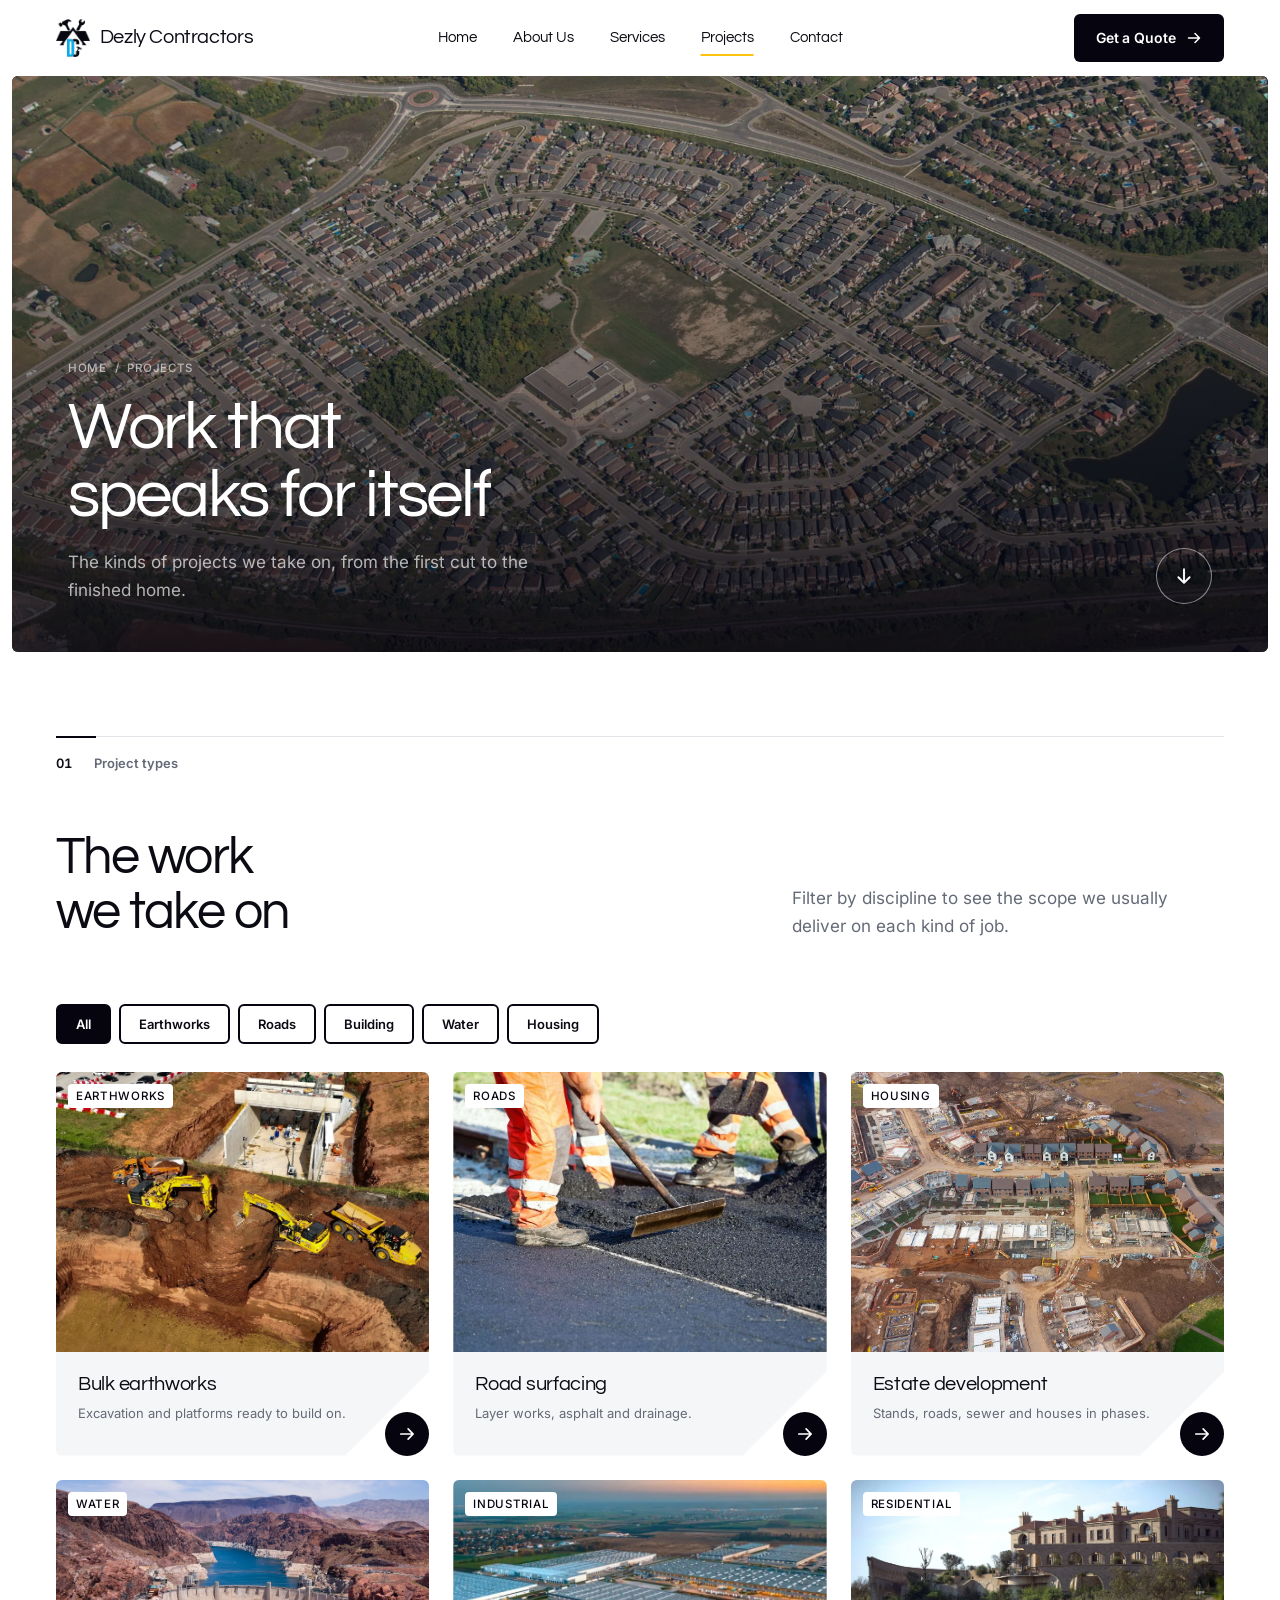
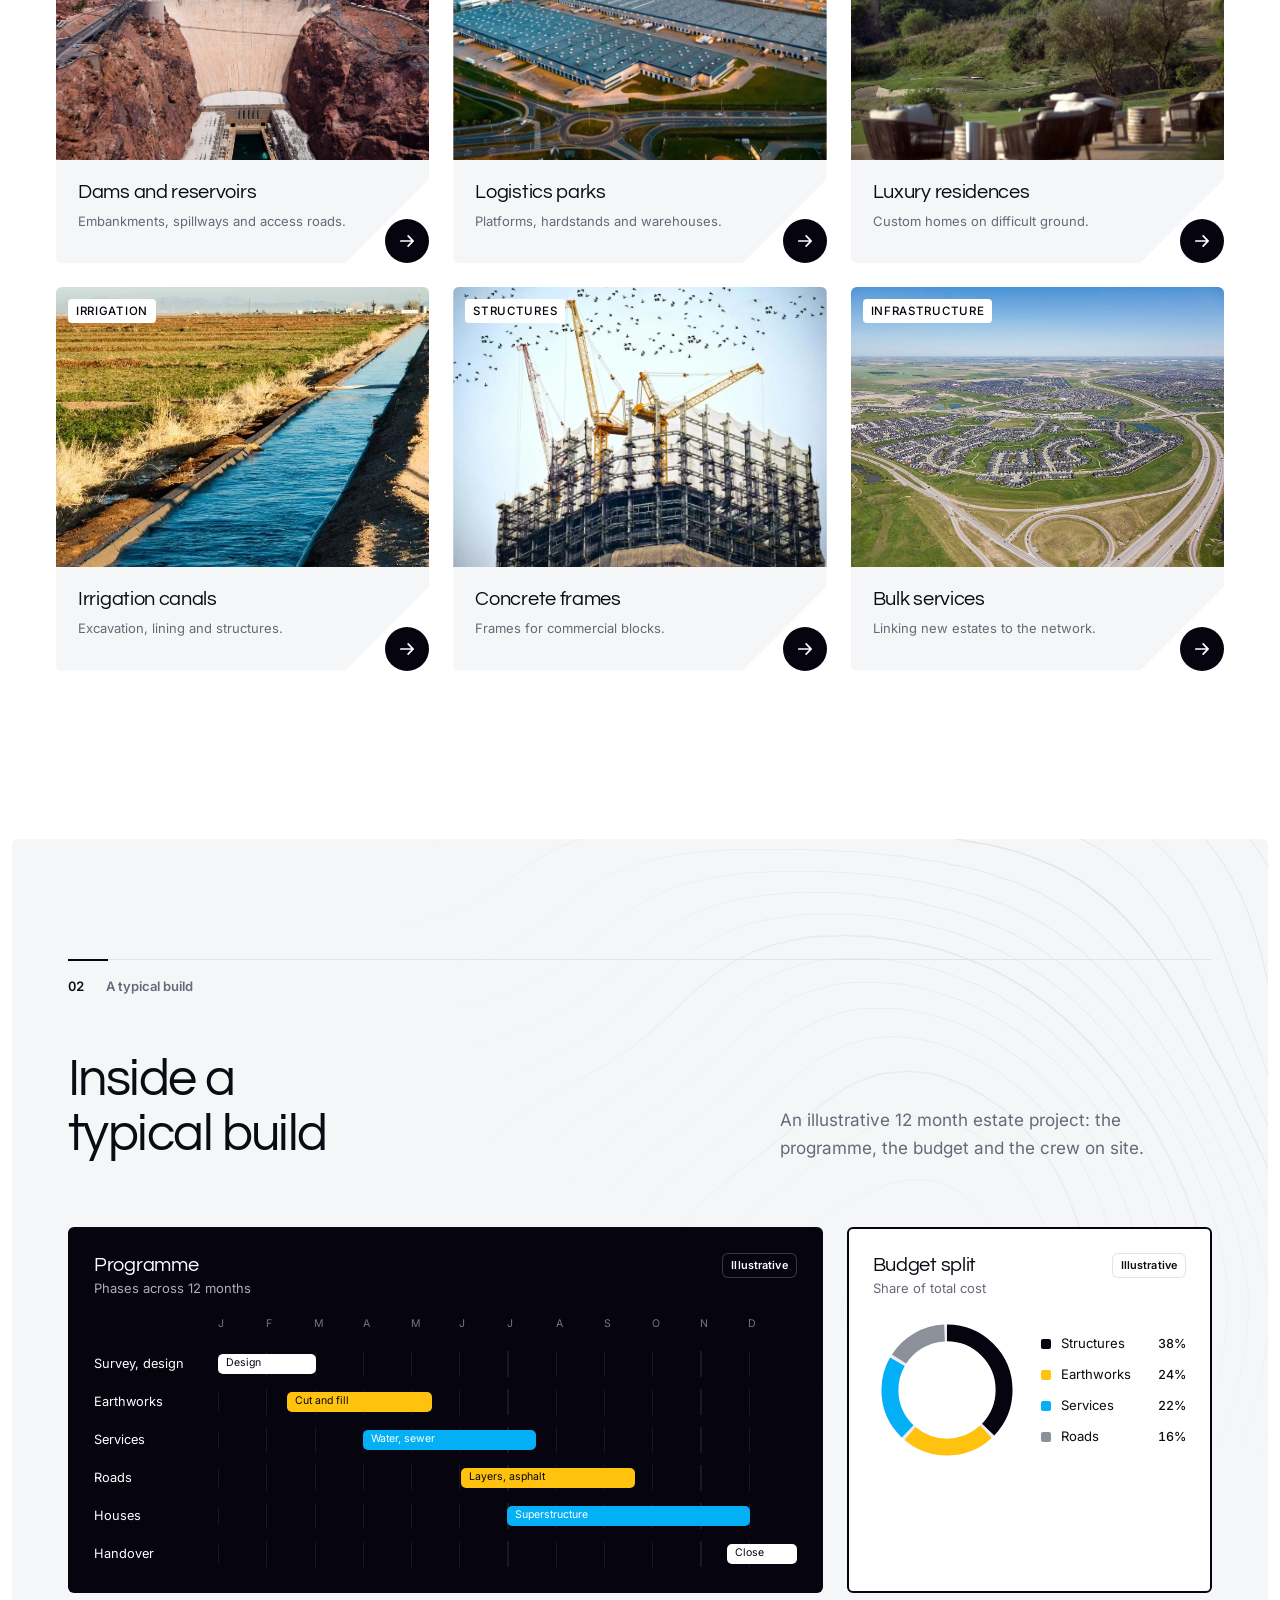
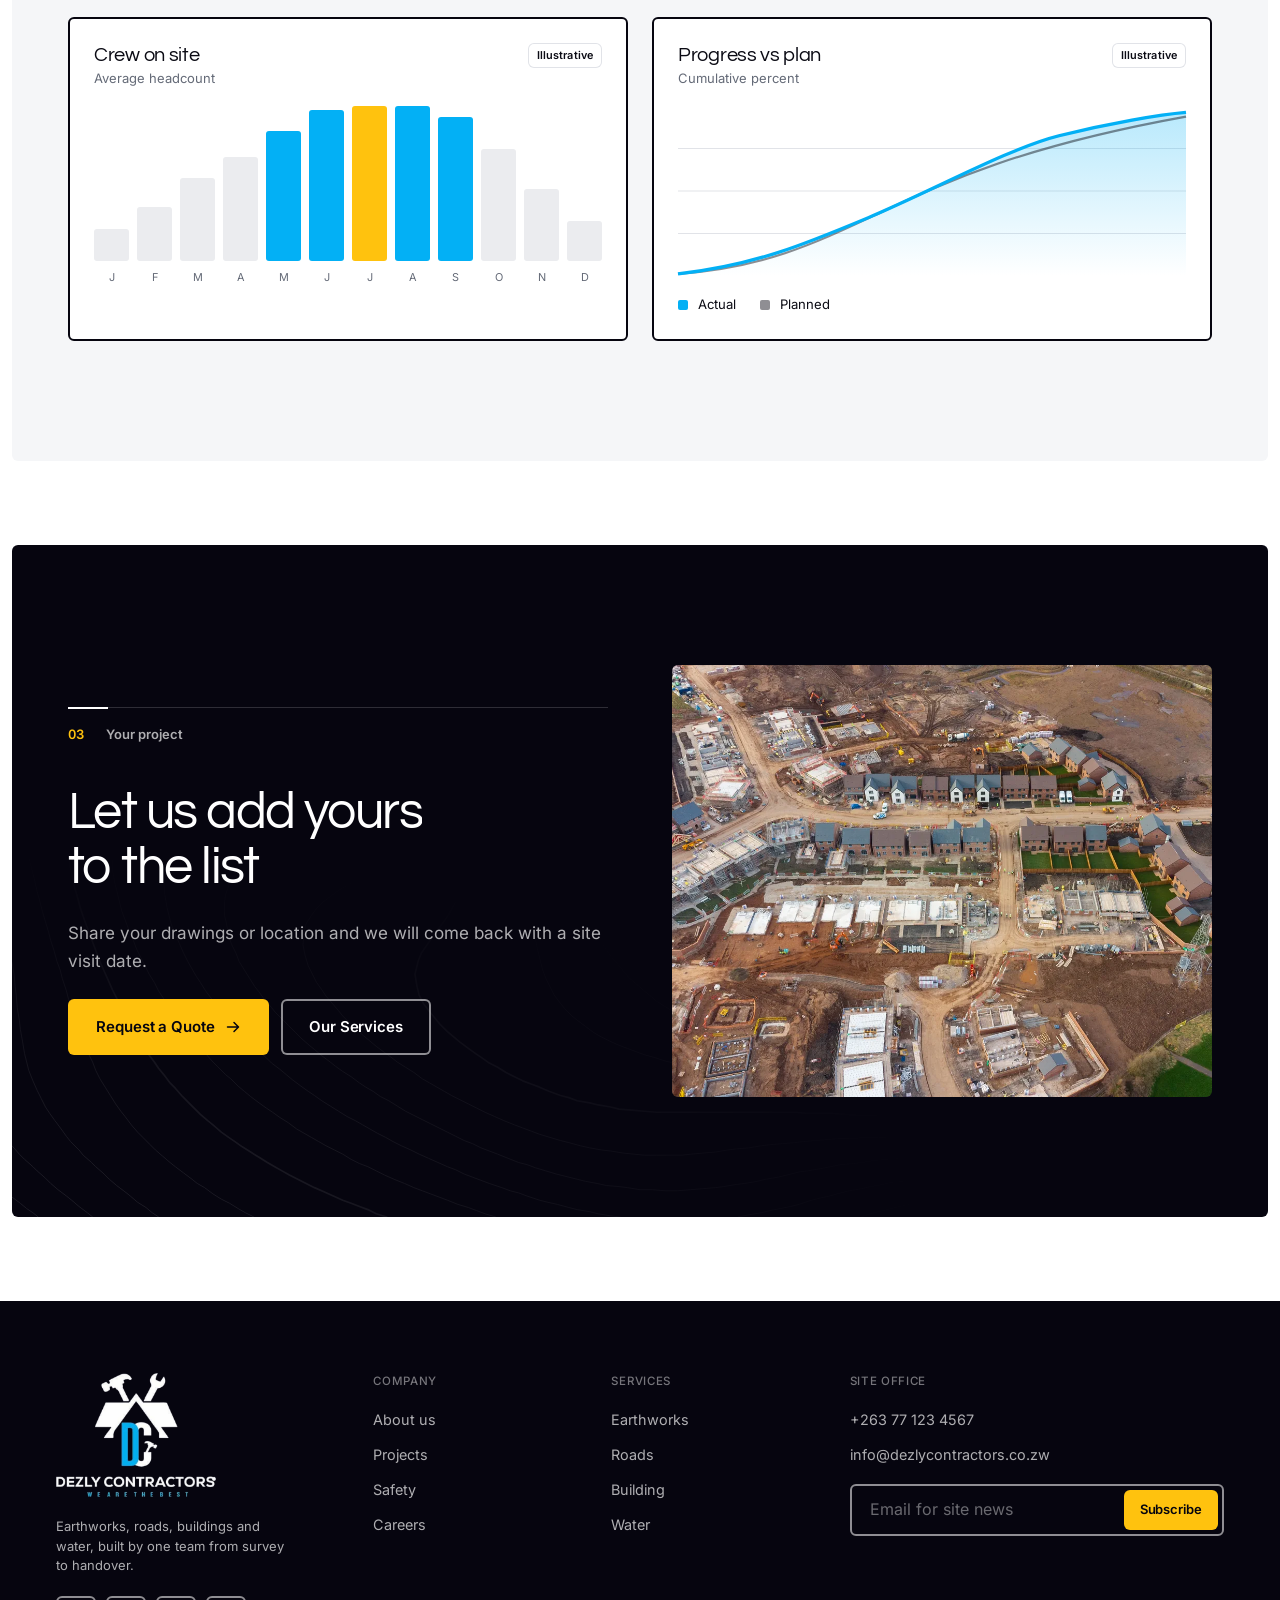
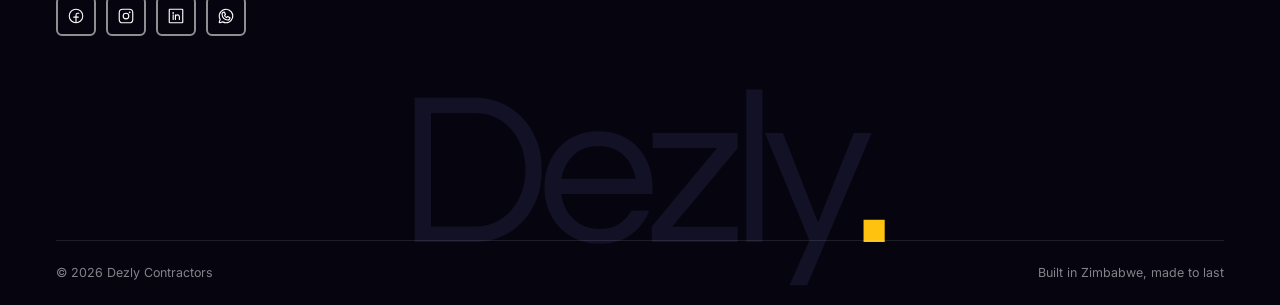
<file: projects.html>
<!doctype html>
<html lang="en">
<head>
  <meta charset="utf-8">
  <meta name="viewport" content="width=device-width, initial-scale=1, viewport-fit=cover">
  <title>Projects | Dezly Contractors</title>
  <meta name="description" content="The kinds of work Dezly Contractors delivers across Zimbabwe: earthworks, roads, housing estates, homes, water infrastructure and industrial facilities.">
  <meta name="theme-color" content="#06050f">
  <meta property="og:title" content="Projects | Dezly Contractors">
  <meta property="og:description" content="The kinds of work Dezly Contractors delivers across Zimbabwe: earthworks, roads, housing estates, homes, water infrastructure and industrial facilities.">
  <meta property="og:image" content="assets/img/hero-excavator.webp">
  <link rel="icon" type="image/png" href="assets/img/favicon.png">
  <link rel="preload" href="assets/fonts/questrial-latin-400-normal.woff2" as="font" type="font/woff2" crossorigin>
  <link rel="preload" href="assets/fonts/inter-latin-400-normal.woff2" as="font" type="font/woff2" crossorigin>
  <link rel="stylesheet" href="assets/css/style.css">
  <script>
    /* Hide-then-reveal only when JS is running; undo if the main script never loads. */
    document.documentElement.classList.add('js');
    setTimeout(function () { var h = document.documentElement; if (!h.classList.contains('is-loaded')) h.classList.remove('js'); }, 5000);
  </script>
</head>
<body data-page="projects">
<div class="loader" aria-hidden="true">
  <div class="loader__in">
    <img class="loader__mark" src="assets/img/logo-mark-light.png" alt="" width="84" height="95">
  </div>
</div>
<header class="header">
  <div class="container header__in">
    <a class="brand" href="./" aria-label="Dezly Contractors home">
      <img class="logo-dark" src="assets/img/logo-mark-dark.png" alt="" width="34" height="38">
      <img class="logo-light" src="assets/img/logo-mark-light.png" alt="" width="34" height="38">
      <b>Dezly Contractors</b>
    </a>
    <nav class="nav" aria-label="Main">
        <a href="./">Home</a>
        <a href="about.html">About Us</a>
        <a href="services.html">Services</a>
        <a href="projects.html" aria-current="page">Projects</a>
        <a href="contact.html">Contact</a>
    </nav>
    <a class="btn header__btn" href="contact.html">Get a Quote <svg class="ph" aria-hidden="true" focusable="false" xmlns="http://www.w3.org/2000/svg" viewBox="0 0 256 256" fill="currentColor"><path d="M224.49,136.49l-72,72a12,12,0,0,1-17-17L187,140H40a12,12,0,0,1,0-24H187L135.51,64.48a12,12,0,0,1,17-17l72,72A12,12,0,0,1,224.49,136.49Z"/></svg></a>
    <a class="btn btn--sm header__quote" href="contact.html">Get a Quote</a>
    <button class="burger" type="button" aria-label="Open menu" aria-expanded="false" aria-controls="drawer">
      <span class="i-open"><svg class="ph" aria-hidden="true" focusable="false" xmlns="http://www.w3.org/2000/svg" viewBox="0 0 256 256" fill="currentColor"><path d="M224,128a8,8,0,0,1-8,8H40a8,8,0,0,1,0-16H216A8,8,0,0,1,224,128ZM40,72H216a8,8,0,0,0,0-16H40a8,8,0,0,0,0,16ZM216,184H40a8,8,0,0,0,0,16H216a8,8,0,0,0,0-16Z"/></svg></span><span class="i-close"><svg class="ph" aria-hidden="true" focusable="false" xmlns="http://www.w3.org/2000/svg" viewBox="0 0 256 256" fill="currentColor"><path d="M205.66,194.34a8,8,0,0,1-11.32,11.32L128,139.31,61.66,205.66a8,8,0,0,1-11.32-11.32L116.69,128,50.34,61.66A8,8,0,0,1,61.66,50.34L128,116.69l66.34-66.35a8,8,0,0,1,11.32,11.32L139.31,128Z"/></svg></span>
    </button>
  </div>
</header>
<nav class="drawer" id="drawer" aria-label="Mobile">
    <a class="dl" href="./">Home<span>01</span></a>
    <a class="dl" href="about.html">About Us<span>02</span></a>
    <a class="dl" href="services.html">Services<span>03</span></a>
    <a class="dl" href="projects.html">Projects<span>04</span></a>
    <a class="dl" href="contact.html">Contact<span>05</span></a>
    <a class="btn btn--yellow btn--lg btn-full" href="tel:+263771234567">Call the site office <svg class="ph" aria-hidden="true" focusable="false" xmlns="http://www.w3.org/2000/svg" viewBox="0 0 256 256" fill="currentColor"><path d="M222.37,158.46l-47.11-21.11-.13-.06a16,16,0,0,0-15.17,1.4,8.12,8.12,0,0,0-.75.56L134.87,160c-15.42-7.49-31.34-23.29-38.83-38.51l20.78-24.71c.2-.25.39-.5.57-.77a16,16,0,0,0,1.32-15.06l0-.12L97.54,33.64a16,16,0,0,0-16.62-9.52A56.26,56.26,0,0,0,32,80c0,79.4,64.6,144,144,144a56.26,56.26,0,0,0,55.88-48.92A16,16,0,0,0,222.37,158.46ZM176,208A128.14,128.14,0,0,1,48,80,40.2,40.2,0,0,1,82.87,40a.61.61,0,0,0,0,.12l21,47L83.2,111.86a6.13,6.13,0,0,0-.57.77,16,16,0,0,0-1,15.7c9.06,18.53,27.73,37.06,46.46,46.11a16,16,0,0,0,15.75-1.14,8.44,8.44,0,0,0,.74-.56L168.89,152l47,21.05h0s.08,0,.11,0A40.21,40.21,0,0,1,176,208Z"/></svg></a>
</nav>

<main>

  <section class="phero">
    <div class="frame">
      <img src="assets/img/suburb-aerial.webp" alt="Aerial view of a planned suburb with roads and green spaces" width="1920" height="840" fetchpriority="high">
      <div class="scrim"></div>
      <div class="container phero__in">
        <div>
          <nav class="crumbs t-label" aria-label="Breadcrumb"><a href="./">Home</a><span>/</span><span>Projects</span></nav>
          <h1 class="t-h1" data-split><span class="d">Work that<br>speaks for itself</span><span class="m">Work that<br>speaks for<br>itself</span></h1>
          <p class="t-lede"><span class="d">The kinds of projects we take on, from the first cut to the finished home.</span><span class="m">From the first cut to the finished home.</span></p>
        </div>
        <a class="scroll-dot" href="#types" aria-label="Scroll to project types"><svg class="ph" aria-hidden="true" focusable="false" xmlns="http://www.w3.org/2000/svg" viewBox="0 0 256 256" fill="currentColor"><path d="M208.49,152.49l-72,72a12,12,0,0,1-17,0l-72-72a12,12,0,0,1,17-17L116,187V40a12,12,0,0,1,24,0V187l51.51-51.52a12,12,0,0,1,17,17Z"/></svg></a>
      </div>
    </div>
  </section>

  <section class="section" id="types">
    <div class="container">
      <div class="idx" data-reveal><span class="num">01</span><span>Project types</span></div>
      <div class="head">
        <h2 class="t-h2" data-split>The work<br>we take on</h2>
        <p class="t-lede" data-reveal><span class="d">Filter by discipline to see the scope we usually deliver on each kind of job.</span><span class="m">Filter by discipline to see our usual scope.</span></p>
      </div>
      <div class="filters" role="group" aria-label="Filter projects">
        <button class="is-on" data-f="all" aria-pressed="true">All</button>
        <button data-f="earthworks" aria-pressed="false">Earthworks</button>
        <button data-f="roads" aria-pressed="false">Roads</button>
        <button data-f="building" aria-pressed="false">Building</button>
        <button data-f="water" aria-pressed="false">Water</button>
        <button data-f="housing" aria-pressed="false">Housing</button>
      </div>
      <div class="pgrid">
        <a class="pw" href="services.html#earthworks" data-cat="earthworks" id="earthworks" data-reveal><div class="plate pcard"><div class="media"><img src="assets/img/hero-earthworks.webp" alt="Excavators and dump trucks on a bulk earthworks site" width="2200" height="1238" loading="lazy"><span class="t-label">Earthworks</span></div><div class="pcard__body"><h3 class="t-h4"><span class="d">Bulk earthworks</span><span class="m">Earthworks</span></h3><p class="t-small">Excavation and platforms ready to build on.</p></div></div><span class="go"><svg class="ph" aria-hidden="true" focusable="false" xmlns="http://www.w3.org/2000/svg" viewBox="0 0 256 256" fill="currentColor"><path d="M224.49,136.49l-72,72a12,12,0,0,1-17-17L187,140H40a12,12,0,0,1,0-24H187L135.51,64.48a12,12,0,0,1,17-17l72,72A12,12,0,0,1,224.49,136.49Z"/></svg></span></a>
        <a class="pw" href="services.html#roads" data-cat="roads" id="roads" data-reveal><div class="plate pcard"><div class="media"><img src="assets/img/asphalt-crew.webp" alt="Workers raking fresh asphalt" width="1000" height="667" loading="lazy"><span class="t-label">Roads</span></div><div class="pcard__body"><h3 class="t-h4"><span class="d">Road surfacing</span><span class="m">Roads</span></h3><p class="t-small">Layer works, asphalt and drainage.</p></div></div><span class="go"><svg class="ph" aria-hidden="true" focusable="false" xmlns="http://www.w3.org/2000/svg" viewBox="0 0 256 256" fill="currentColor"><path d="M224.49,136.49l-72,72a12,12,0,0,1-17-17L187,140H40a12,12,0,0,1,0-24H187L135.51,64.48a12,12,0,0,1,17-17l72,72A12,12,0,0,1,224.49,136.49Z"/></svg></span></a>
        <a class="pw" href="services.html#property" data-cat="housing building" id="building" data-reveal><div class="plate pcard"><div class="media"><img src="assets/img/hero-housing.webp" alt="Housing development under construction from above" width="1255" height="835" loading="lazy"><span class="t-label">Housing</span></div><div class="pcard__body"><h3 class="t-h4"><span class="d">Estate development</span><span class="m">Estates</span></h3><p class="t-small">Stands, roads, sewer and houses in phases.</p></div></div><span class="go"><svg class="ph" aria-hidden="true" focusable="false" xmlns="http://www.w3.org/2000/svg" viewBox="0 0 256 256" fill="currentColor"><path d="M224.49,136.49l-72,72a12,12,0,0,1-17-17L187,140H40a12,12,0,0,1,0-24H187L135.51,64.48a12,12,0,0,1,17-17l72,72A12,12,0,0,1,224.49,136.49Z"/></svg></span></a>
        <a class="pw" href="services.html#water" data-cat="water" id="water" data-reveal><div class="plate pcard"><div class="media"><img src="assets/img/dam.webp" alt="Dam wall and reservoir from above" width="2000" height="1359" loading="lazy"><span class="t-label">Water</span></div><div class="pcard__body"><h3 class="t-h4"><span class="d">Dams and reservoirs</span><span class="m">Dams</span></h3><p class="t-small">Embankments, spillways and access roads.</p></div></div><span class="go"><svg class="ph" aria-hidden="true" focusable="false" xmlns="http://www.w3.org/2000/svg" viewBox="0 0 256 256" fill="currentColor"><path d="M224.49,136.49l-72,72a12,12,0,0,1-17-17L187,140H40a12,12,0,0,1,0-24H187L135.51,64.48a12,12,0,0,1,17-17l72,72A12,12,0,0,1,224.49,136.49Z"/></svg></span></a>
        <a class="pw" href="services.html#building" data-cat="building" data-reveal><div class="plate pcard"><div class="media"><img src="assets/img/industrial-park.webp" alt="Industrial and logistics park from above" width="1000" height="600" loading="lazy"><span class="t-label">Industrial</span></div><div class="pcard__body"><h3 class="t-h4"><span class="d">Logistics parks</span><span class="m">Logistics</span></h3><p class="t-small">Platforms, hardstands and warehouses.</p></div></div><span class="go"><svg class="ph" aria-hidden="true" focusable="false" xmlns="http://www.w3.org/2000/svg" viewBox="0 0 256 256" fill="currentColor"><path d="M224.49,136.49l-72,72a12,12,0,0,1-17-17L187,140H40a12,12,0,0,1,0-24H187L135.51,64.48a12,12,0,0,1,17-17l72,72A12,12,0,0,1,224.49,136.49Z"/></svg></span></a>
        <a class="pw" href="services.html#property" data-cat="housing building" data-reveal><div class="plate pcard"><div class="media"><img src="assets/img/villa.webp" alt="Hillside villa with terraced gardens" width="1800" height="1197" loading="lazy"><span class="t-label">Residential</span></div><div class="pcard__body"><h3 class="t-h4"><span class="d">Luxury residences</span><span class="m">Homes</span></h3><p class="t-small">Custom homes on difficult ground.</p></div></div><span class="go"><svg class="ph" aria-hidden="true" focusable="false" xmlns="http://www.w3.org/2000/svg" viewBox="0 0 256 256" fill="currentColor"><path d="M224.49,136.49l-72,72a12,12,0,0,1-17-17L187,140H40a12,12,0,0,1,0-24H187L135.51,64.48a12,12,0,0,1,17-17l72,72A12,12,0,0,1,224.49,136.49Z"/></svg></span></a>
        <a class="pw" href="services.html#water" data-cat="water earthworks" data-reveal><div class="plate pcard"><div class="media"><img src="assets/img/irrigation.webp" alt="Concrete lined irrigation canal" width="964" height="460" loading="lazy"><span class="t-label">Irrigation</span></div><div class="pcard__body"><h3 class="t-h4"><span class="d">Irrigation canals</span><span class="m">Canals</span></h3><p class="t-small">Excavation, lining and structures.</p></div></div><span class="go"><svg class="ph" aria-hidden="true" focusable="false" xmlns="http://www.w3.org/2000/svg" viewBox="0 0 256 256" fill="currentColor"><path d="M224.49,136.49l-72,72a12,12,0,0,1-17-17L187,140H40a12,12,0,0,1,0-24H187L135.51,64.48a12,12,0,0,1,17-17l72,72A12,12,0,0,1,224.49,136.49Z"/></svg></span></a>
        <a class="pw" href="services.html#building" data-cat="building" data-reveal><div class="plate pcard"><div class="media"><img src="assets/img/tower-cranes.webp" alt="Tower cranes over a concrete frame" width="960" height="640" loading="lazy"><span class="t-label">Structures</span></div><div class="pcard__body"><h3 class="t-h4"><span class="d">Concrete frames</span><span class="m">Frames</span></h3><p class="t-small">Frames for commercial blocks.</p></div></div><span class="go"><svg class="ph" aria-hidden="true" focusable="false" xmlns="http://www.w3.org/2000/svg" viewBox="0 0 256 256" fill="currentColor"><path d="M224.49,136.49l-72,72a12,12,0,0,1-17-17L187,140H40a12,12,0,0,1,0-24H187L135.51,64.48a12,12,0,0,1,17-17l72,72A12,12,0,0,1,224.49,136.49Z"/></svg></span></a>
        <a class="pw" href="services.html#roads" data-cat="roads earthworks" data-reveal><div class="plate pcard"><div class="media"><img src="assets/img/interchange.webp" alt="Highway interchange beside a new suburb" width="1244" height="933" loading="lazy"><span class="t-label">Infrastructure</span></div><div class="pcard__body"><h3 class="t-h4"><span class="d">Bulk services</span><span class="m">Services</span></h3><p class="t-small">Linking new estates to the network.</p></div></div><span class="go"><svg class="ph" aria-hidden="true" focusable="false" xmlns="http://www.w3.org/2000/svg" viewBox="0 0 256 256" fill="currentColor"><path d="M224.49,136.49l-72,72a12,12,0,0,1-17-17L187,140H40a12,12,0,0,1,0-24H187L135.51,64.48a12,12,0,0,1,17-17l72,72A12,12,0,0,1,224.49,136.49Z"/></svg></span></a>
      </div>
    </div>
  </section>

  <section class="ground ground--paper">
    <div class="container">
      <div class="idx" data-reveal><span class="num">02</span><span>A typical build</span></div>
      <div class="head">
        <h2 class="t-h2" data-split>Inside a<br>typical build</h2>
        <p class="t-lede" data-reveal><span class="d">An illustrative 12 month estate project: the programme, the budget and the crew on site.</span><span class="m">An illustrative 12 month estate project.</span></p>
      </div>
      <div class="dash">
        <div class="chart chart--8 chart--ink io" data-reveal>
          <div class="chart__head"><div><h3 class="t-h4">Programme</h3><p class="t-small" style="color:var(--on-dark)">Phases across 12 months</p></div><span class="chip">Illustrative</span></div>
          <div class="months" aria-hidden="true"><span></span><span>J</span><span>F</span><span>M</span><span>A</span><span>M</span><span>J</span><span>J</span><span>A</span><span>S</span><span>O</span><span>N</span><span>D</span></div>
          <div class="gantt">
            <div class="gantt__row"><span>Survey, design</span><div class="gantt__track"><i class="w" style="--s:0%;--w:17%;--k:0">Design</i></div></div>
            <div class="gantt__row"><span>Earthworks</span><div class="gantt__track"><i class="y" style="--s:12%;--w:25%;--k:1">Cut and fill</i></div></div>
            <div class="gantt__row"><span>Services</span><div class="gantt__track"><i style="--s:25%;--w:30%;--k:2">Water, sewer</i></div></div>
            <div class="gantt__row"><span>Roads</span><div class="gantt__track"><i class="y" style="--s:42%;--w:30%;--k:3">Layers, asphalt</i></div></div>
            <div class="gantt__row"><span>Houses</span><div class="gantt__track"><i style="--s:50%;--w:42%;--k:4">Superstructure</i></div></div>
            <div class="gantt__row"><span>Handover</span><div class="gantt__track"><i class="w" style="--s:88%;--w:12%;--k:5">Close</i></div></div>
          </div>
        </div>
        <div class="chart chart--4 io" data-reveal>
          <div class="chart__head"><div><h3 class="t-h4">Budget split</h3><p class="t-small">Share of total cost</p></div><span class="chip">Illustrative</span></div>
          <div class="donut">
            <svg viewBox="0 0 140 140" aria-hidden="true">
              <circle cx="70" cy="70" r="54" stroke="#ebecef"/>
              <circle class="seg" cx="70" cy="70" r="54" stroke="#06050f" data-v="38"/>
              <circle class="seg" cx="70" cy="70" r="54" stroke="#ffc20e" data-v="24"/>
              <circle class="seg" cx="70" cy="70" r="54" stroke="#03b0f5" data-v="22"/>
              <circle class="seg" cx="70" cy="70" r="54" stroke="#8b909a" data-v="16"/>
            </svg>
            <div class="legend">
              <div><i style="background:#06050f"></i>Structures<b>38%</b></div>
              <div><i style="background:#ffc20e"></i>Earthworks<b>24%</b></div>
              <div><i style="background:#03b0f5"></i>Services<b>22%</b></div>
              <div><i style="background:#8b909a"></i>Roads<b>16%</b></div>
            </div>
          </div>
        </div>
        <div class="chart io" data-reveal>
          <div class="chart__head"><div><h3 class="t-h4">Crew on site</h3><p class="t-small">Average headcount</p></div><span class="chip">Illustrative</span></div>
          <div class="bars" aria-hidden="true">
            <div><i style="--h:18%;--k:0"></i><span>J</span></div><div><i style="--h:30%;--k:1"></i><span>F</span></div><div><i style="--h:46%;--k:2"></i><span>M</span></div>
            <div><i style="--h:58%;--k:3"></i><span>A</span></div><div><i class="az" style="--h:72%;--k:4"></i><span>M</span></div><div><i class="az" style="--h:84%;--k:5"></i><span>J</span></div>
            <div><i class="hl" style="--h:100%;--k:6"></i><span>J</span></div><div><i class="az" style="--h:92%;--k:7"></i><span>A</span></div><div><i class="az" style="--h:80%;--k:8"></i><span>S</span></div>
            <div><i style="--h:62%;--k:9"></i><span>O</span></div><div><i style="--h:40%;--k:10"></i><span>N</span></div><div><i style="--h:22%;--k:11"></i><span>D</span></div>
          </div>
        </div>
        <div class="chart io line-chart" data-reveal>
          <div class="chart__head"><div><h3 class="t-h4">Progress vs plan</h3><p class="t-small">Cumulative percent</p></div><span class="chip">Illustrative</span></div>
          <svg class="draw" viewBox="0 0 400 160" preserveAspectRatio="none" aria-hidden="true">
            <defs><linearGradient id="lg" x1="0" y1="0" x2="0" y2="1"><stop offset="0" stop-color="#03b0f5" stop-opacity=".28"/><stop offset="1" stop-color="#03b0f5" stop-opacity="0"/></linearGradient></defs>
            <path d="M0 40H400M0 80H400M0 120H400" stroke="#e1e3e8" stroke-width="1" fill="none"/>
            <path class="solid" d="M0 158C60 150 100 130 150 105S260 40 300 28S380 8 400 6V160H0Z" fill="url(#lg)" stroke="none"/>
            <path d="M0 158C70 152 110 128 160 100S270 38 400 10" stroke="#06050f" stroke-width="2" stroke-dasharray="6 6" fill="none" opacity=".45"/>
            <path d="M0 158C60 150 100 130 150 105S260 40 300 28S380 8 400 6" stroke="#03b0f5" stroke-width="3" fill="none"/>
          </svg>
          <div class="legend legend--row"><div><i style="background:#03b0f5"></i>Actual</div><div><i style="background:#06050f;opacity:.45"></i>Planned</div></div>
        </div>
      </div>
    </div>
  </section>

  <section class="ground ground--ink cta on-dark">
    <div class="container cta__grid">
      <div class="cta__copy">
        <div class="idx" data-reveal><span class="num">03</span><span>Your project</span></div>
        <h2 class="t-h2" data-split>Let us add yours<br>to the list</h2>
        <p class="t-lede" data-reveal><span class="d">Share your drawings or location and we will come back with a site visit date.</span><span class="m">Share a location for a site visit date.</span></p>
        <div class="btns" data-reveal>
          <a class="btn btn--yellow btn--lg" href="contact.html"><span class="d">Request a Quote</span><span class="m">Get a Quote</span> <svg class="ph" aria-hidden="true" focusable="false" xmlns="http://www.w3.org/2000/svg" viewBox="0 0 256 256" fill="currentColor"><path d="M224.49,136.49l-72,72a12,12,0,0,1-17-17L187,140H40a12,12,0,0,1,0-24H187L135.51,64.48a12,12,0,0,1,17-17l72,72A12,12,0,0,1,224.49,136.49Z"/></svg></a>
          <a class="btn btn--line btn--lg" href="services.html"><span class="d">Our Services</span><span class="m">Services</span></a>
        </div>
      </div>
      <div class="cta__media media" data-reveal><img src="assets/img/hero-housing.webp" alt="Housing development under construction from above" width="1255" height="835" loading="lazy"></div>
    </div>
  </section>

</main>
<footer class="footer">
  <div class="container footer__top">
    <div class="footer__brand">
      <img src="assets/img/logo-full-light.png" alt="Dezly Contractors, We are the best" width="160" height="124" loading="lazy">
      <p class="t-small">Earthworks, roads, buildings and water, built by one team from survey to handover.</p>
      <div class="socials">
        <a href="#" aria-label="Facebook"><svg class="ph" aria-hidden="true" focusable="false" xmlns="http://www.w3.org/2000/svg" viewBox="0 0 256 256" fill="currentColor"><path d="M128,24A104,104,0,1,0,232,128,104.11,104.11,0,0,0,128,24Zm8,191.63V152h24a8,8,0,0,0,0-16H136V112a16,16,0,0,1,16-16h16a8,8,0,0,0,0-16H152a32,32,0,0,0-32,32v24H96a8,8,0,0,0,0,16h24v63.63a88,88,0,1,1,16,0Z"/></svg></a>
        <a href="#" aria-label="Instagram"><svg class="ph" aria-hidden="true" focusable="false" xmlns="http://www.w3.org/2000/svg" viewBox="0 0 256 256" fill="currentColor"><path d="M128,80a48,48,0,1,0,48,48A48.05,48.05,0,0,0,128,80Zm0,80a32,32,0,1,1,32-32A32,32,0,0,1,128,160ZM176,24H80A56.06,56.06,0,0,0,24,80v96a56.06,56.06,0,0,0,56,56h96a56.06,56.06,0,0,0,56-56V80A56.06,56.06,0,0,0,176,24Zm40,152a40,40,0,0,1-40,40H80a40,40,0,0,1-40-40V80A40,40,0,0,1,80,40h96a40,40,0,0,1,40,40ZM192,76a12,12,0,1,1-12-12A12,12,0,0,1,192,76Z"/></svg></a>
        <a href="#" aria-label="LinkedIn"><svg class="ph" aria-hidden="true" focusable="false" xmlns="http://www.w3.org/2000/svg" viewBox="0 0 256 256" fill="currentColor"><path d="M216,24H40A16,16,0,0,0,24,40V216a16,16,0,0,0,16,16H216a16,16,0,0,0,16-16V40A16,16,0,0,0,216,24Zm0,192H40V40H216V216ZM96,112v64a8,8,0,0,1-16,0V112a8,8,0,0,1,16,0Zm88,28v36a8,8,0,0,1-16,0V140a20,20,0,0,0-40,0v36a8,8,0,0,1-16,0V112a8,8,0,0,1,15.79-1.78A36,36,0,0,1,184,140ZM100,84A12,12,0,1,1,88,72,12,12,0,0,1,100,84Z"/></svg></a>
        <a href="https://wa.me/263771234567" aria-label="WhatsApp"><svg class="ph" aria-hidden="true" focusable="false" xmlns="http://www.w3.org/2000/svg" viewBox="0 0 256 256" fill="currentColor"><path d="M187.58,144.84l-32-16a8,8,0,0,0-8,.5l-14.69,9.8a40.55,40.55,0,0,1-16-16l9.8-14.69a8,8,0,0,0,.5-8l-16-32A8,8,0,0,0,104,64a40,40,0,0,0-40,40,88.1,88.1,0,0,0,88,88,40,40,0,0,0,40-40A8,8,0,0,0,187.58,144.84ZM152,176a72.08,72.08,0,0,1-72-72A24,24,0,0,1,99.29,80.46l11.48,23L101,118a8,8,0,0,0-.73,7.51,56.47,56.47,0,0,0,30.15,30.15A8,8,0,0,0,138,155l14.61-9.74,23,11.48A24,24,0,0,1,152,176ZM128,24A104,104,0,0,0,36.18,176.88L24.83,210.93a16,16,0,0,0,20.24,20.24l34.05-11.35A104,104,0,1,0,128,24Zm0,192a87.87,87.87,0,0,1-44.06-11.81,8,8,0,0,0-6.54-.67L40,216,52.47,178.6a8,8,0,0,0-.66-6.54A88,88,0,1,1,128,216Z"/></svg></a>
      </div>
    </div>
    <div>
      <span class="t-label">Company</span>
      <ul>
        <li><a href="about.html">About us</a></li>
        <li><a href="projects.html">Projects</a></li>
        <li><a href="about.html#safety">Safety</a></li>
        <li><a href="contact.html">Careers</a></li>
      </ul>
    </div>
    <div>
      <span class="t-label">Services</span>
      <ul>
        <li><a href="services.html#earthworks">Earthworks</a></li>
        <li><a href="services.html#roads">Roads</a></li>
        <li><a href="services.html#building">Building</a></li>
        <li><a href="services.html#water">Water</a></li>
      </ul>
    </div>
    <div class="footer__contact">
      <span class="t-label">Site office</span>
      <ul>
        <li><a href="tel:+263771234567">+263 77 123 4567</a></li>
        <li><a href="mailto:info@dezlycontractors.co.zw">info@dezlycontractors.co.zw</a></li>
      </ul>
      <form class="newsletter" onsubmit="event.preventDefault();this.querySelector('button').textContent='Subscribed';">
        <label class="sr-only" for="nl">Email address</label>
        <input id="nl" type="email" placeholder="Email for site news" required>
        <button class="btn btn--yellow btn--sm" type="submit">Subscribe</button>
      </form>
    </div>
  </div>
  <div class="footer__word" aria-hidden="true">Dezly<span>.</span></div>
  <div class="container footer__bot">
    <span>&copy; <span data-year>2026</span> Dezly Contractors</span>
    <span>Built in Zimbabwe, made to last</span>
  </div>
</footer>
<script src="assets/js/main.js" defer></script>
</body>
</html>
</file>
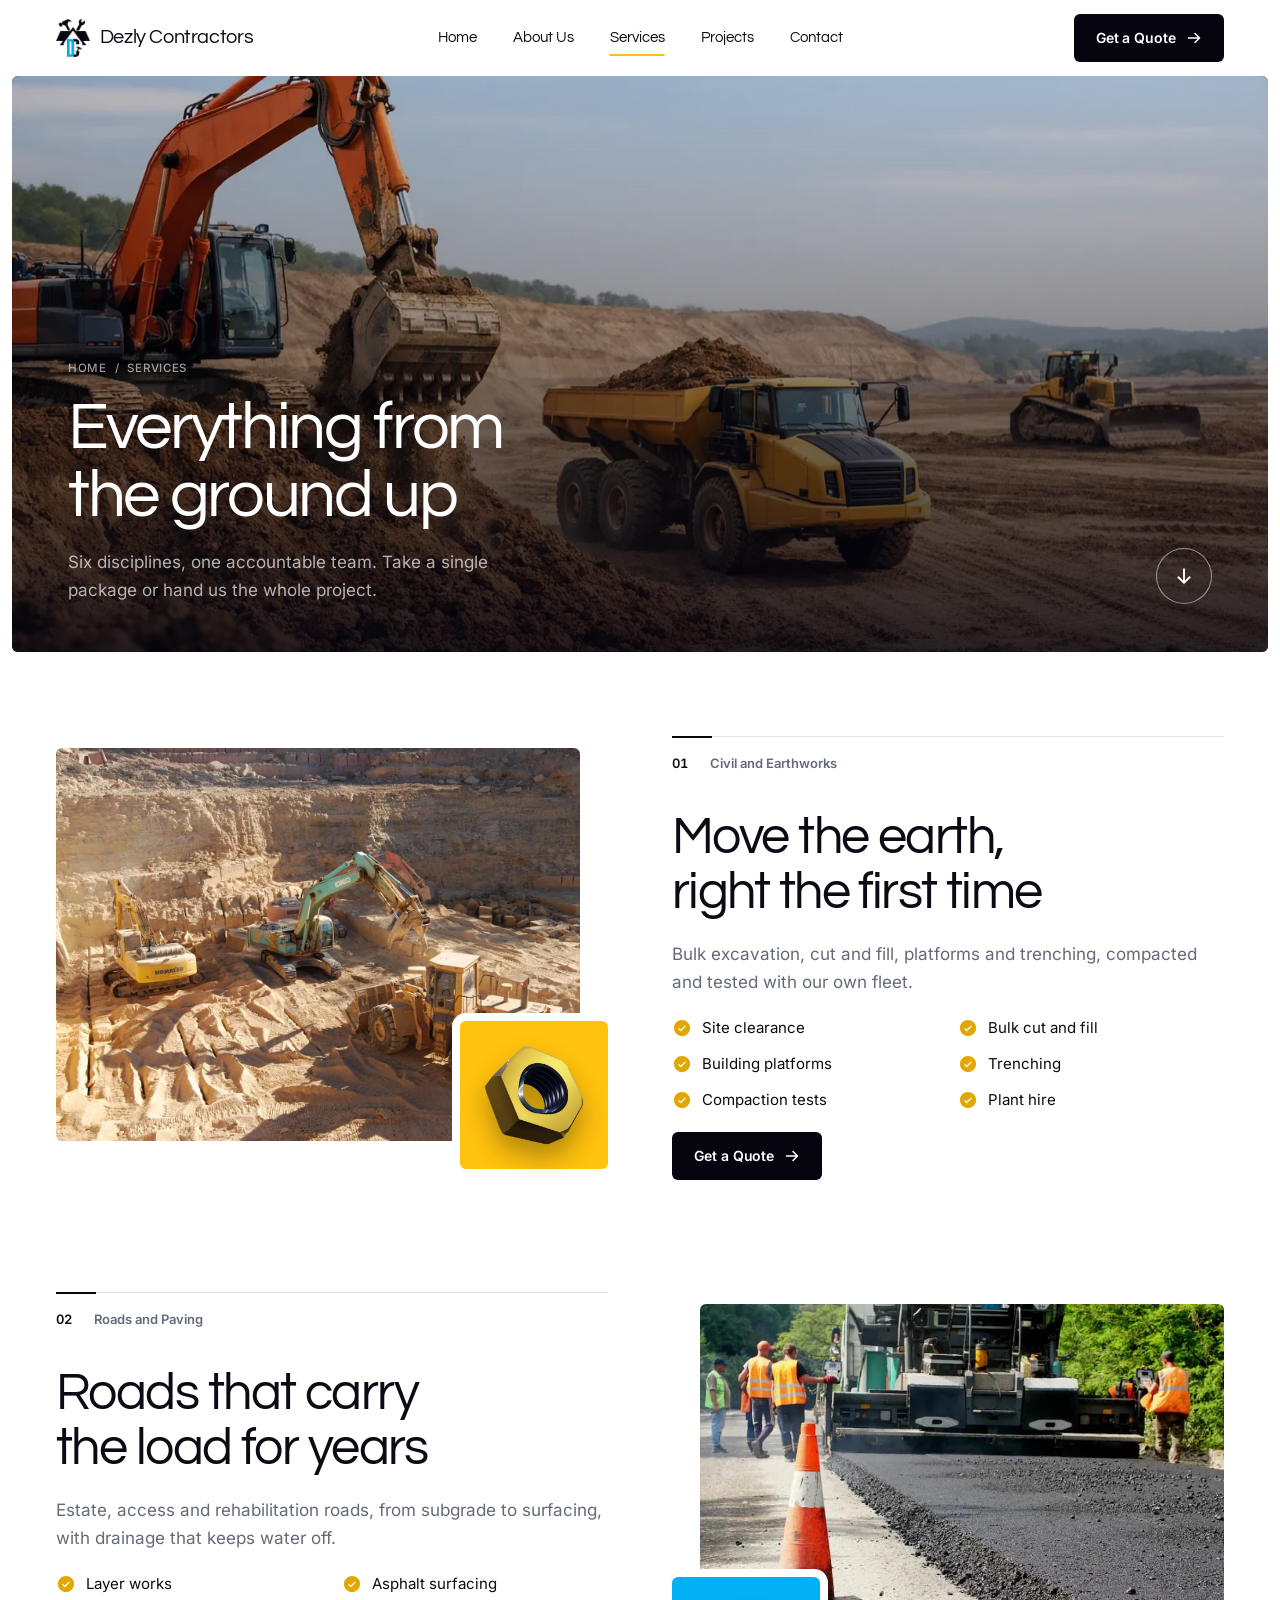
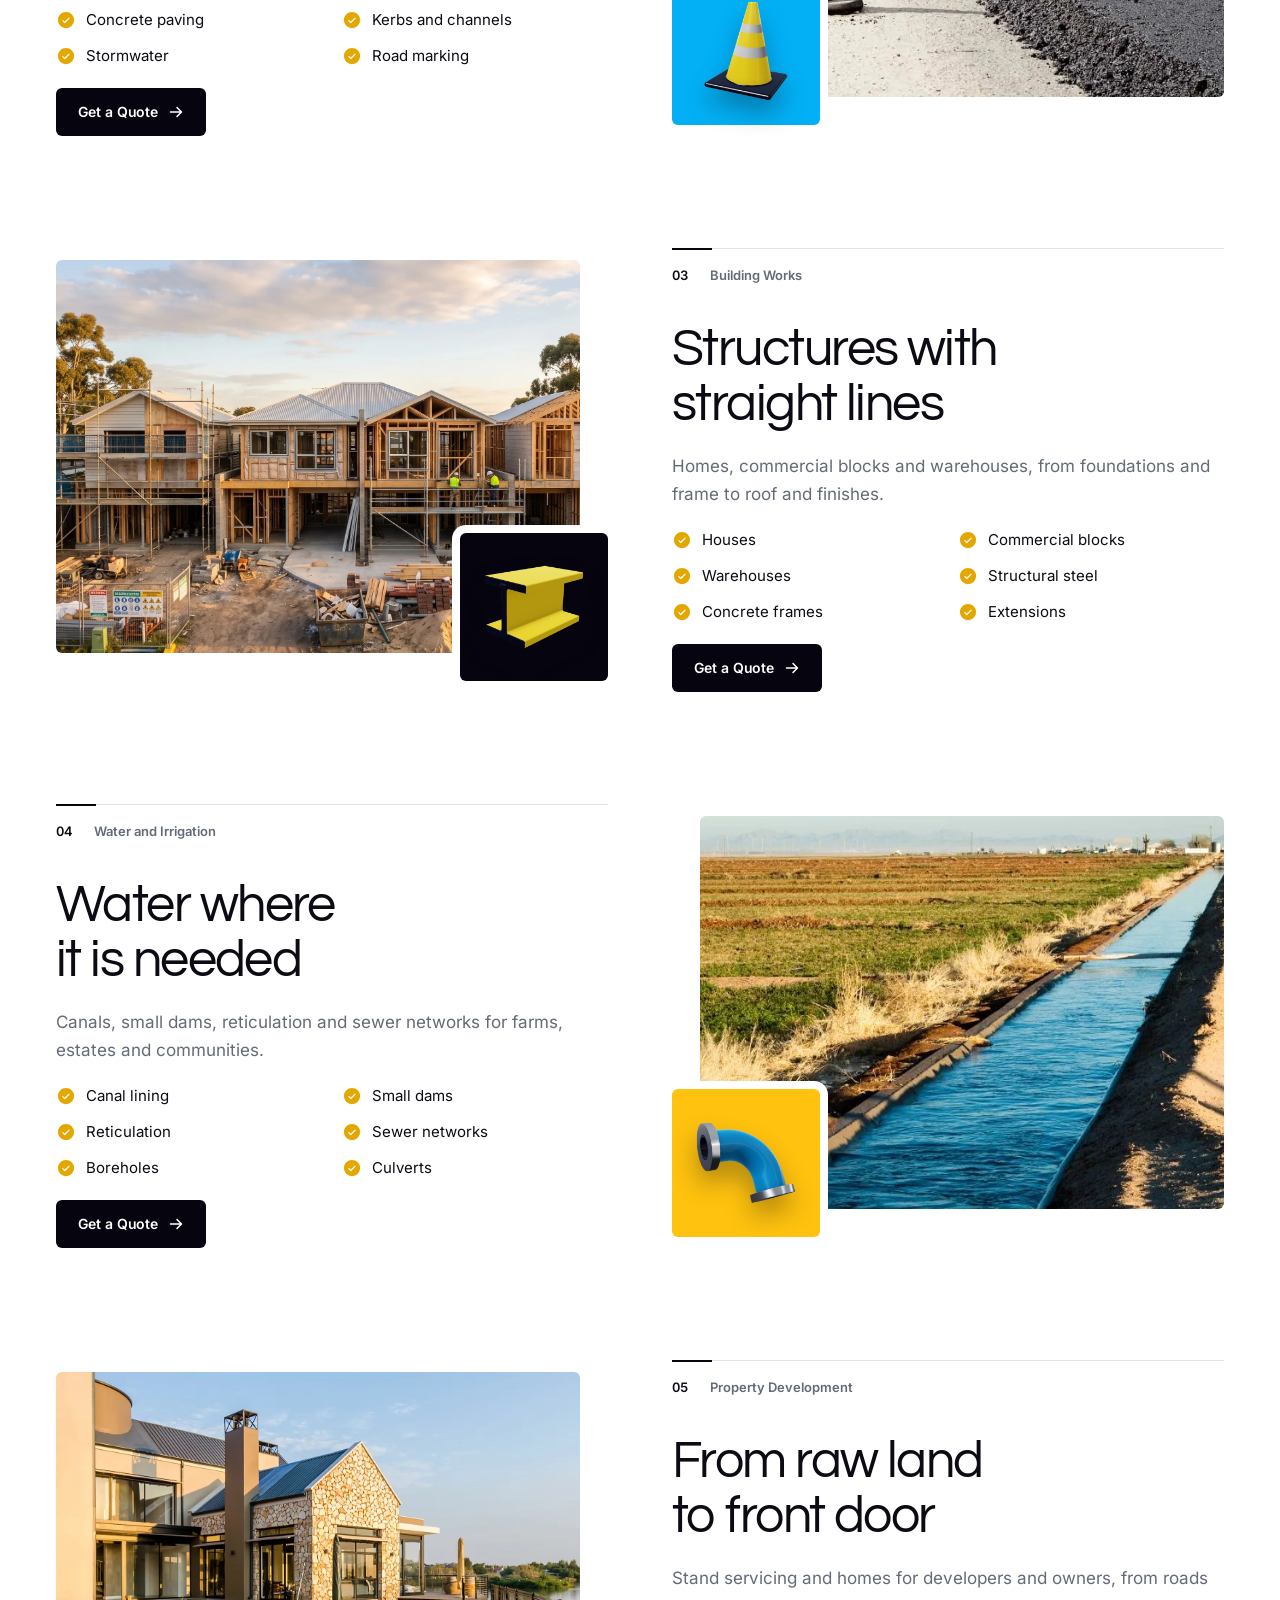
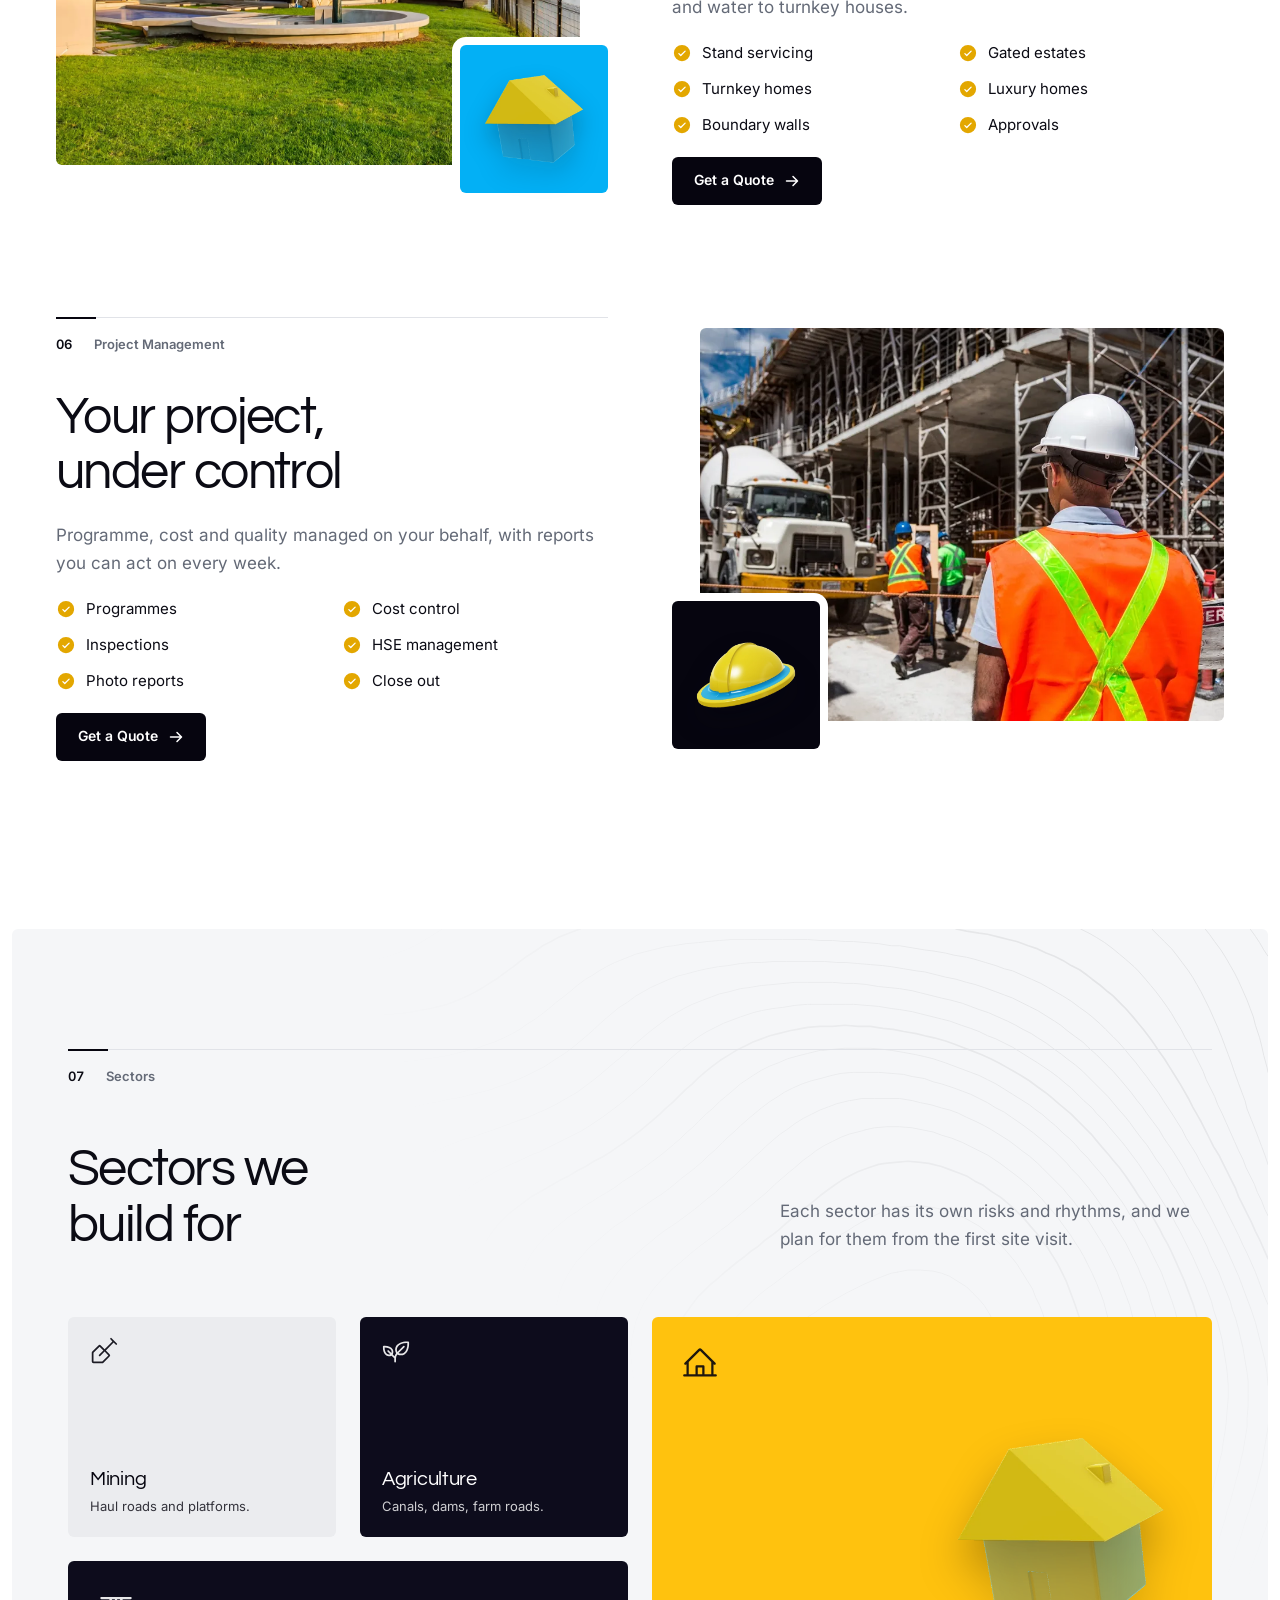
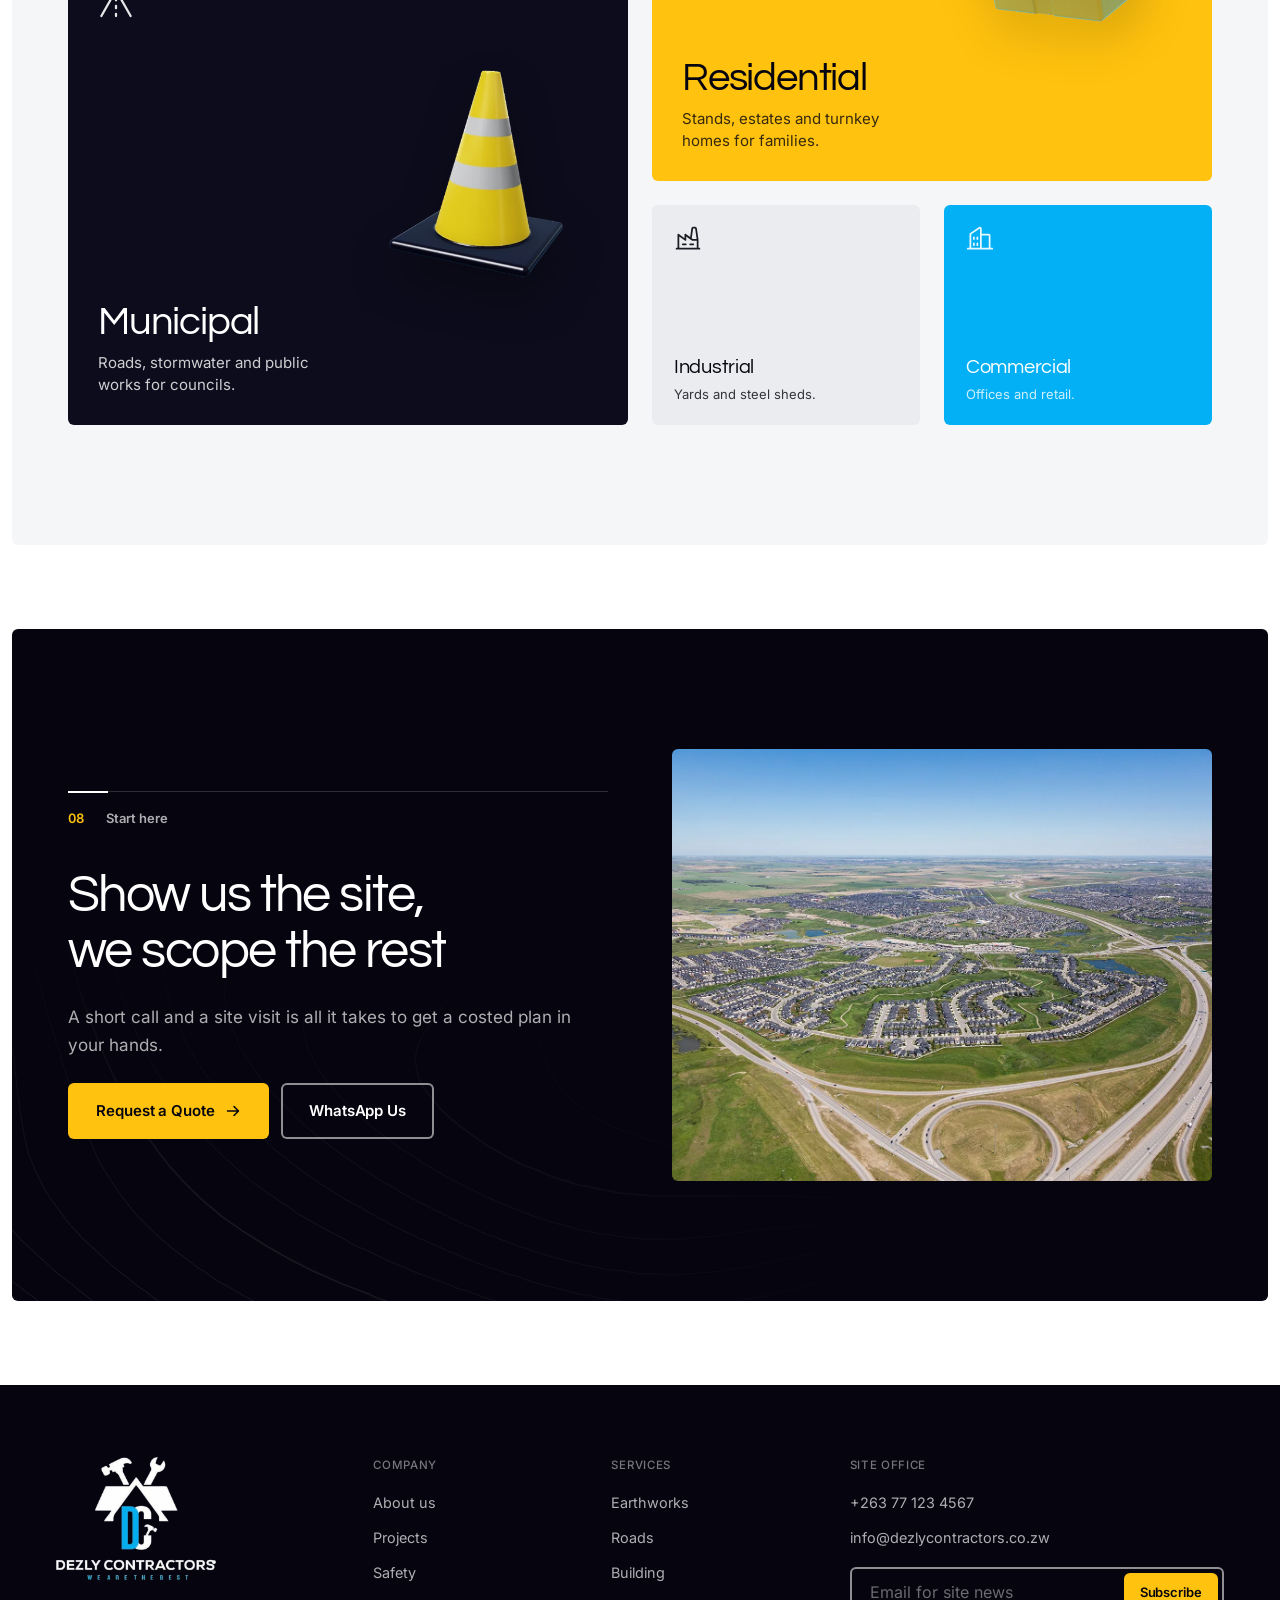
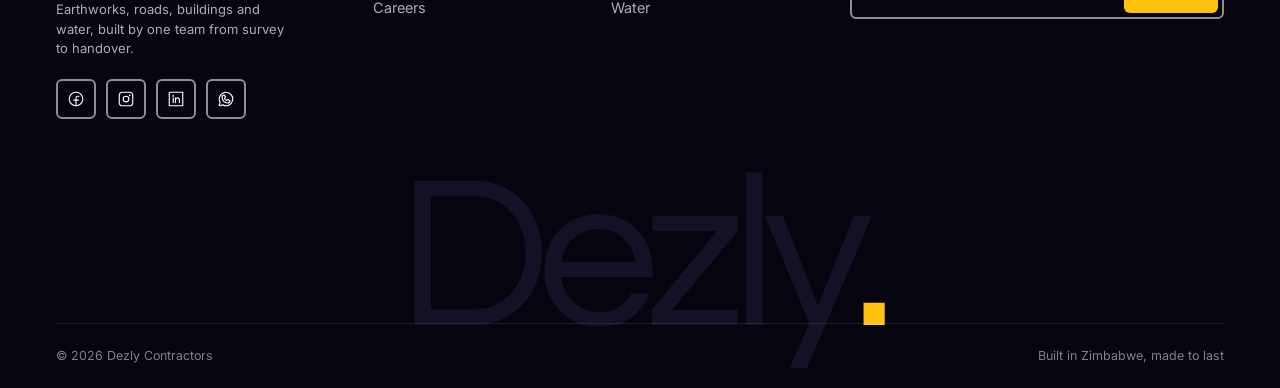
<file: services.html>
<!doctype html>
<html lang="en">
<head>
  <meta charset="utf-8">
  <meta name="viewport" content="width=device-width, initial-scale=1, viewport-fit=cover">
  <title>Services | Dezly Contractors</title>
  <meta name="description" content="Earthworks, roads and paving, building construction, water and irrigation, property development and project management across Zimbabwe.">
  <meta name="theme-color" content="#06050f">
  <meta property="og:title" content="Services | Dezly Contractors">
  <meta property="og:description" content="Earthworks, roads and paving, building construction, water and irrigation, property development and project management across Zimbabwe.">
  <meta property="og:image" content="assets/img/hero-excavator.webp">
  <link rel="icon" type="image/png" href="assets/img/favicon.png">
  <link rel="preload" href="assets/fonts/questrial-latin-400-normal.woff2" as="font" type="font/woff2" crossorigin>
  <link rel="preload" href="assets/fonts/inter-latin-400-normal.woff2" as="font" type="font/woff2" crossorigin>
  <link rel="stylesheet" href="assets/css/style.css">
  <script>
    /* Hide-then-reveal only when JS is running; undo if the main script never loads. */
    document.documentElement.classList.add('js');
    setTimeout(function () { var h = document.documentElement; if (!h.classList.contains('is-loaded')) h.classList.remove('js'); }, 5000);
  </script>
</head>
<body data-page="services">
<div class="loader" aria-hidden="true">
  <div class="loader__in">
    <img class="loader__mark" src="assets/img/logo-mark-light.png" alt="" width="84" height="95">
  </div>
</div>
<header class="header">
  <div class="container header__in">
    <a class="brand" href="./" aria-label="Dezly Contractors home">
      <img class="logo-dark" src="assets/img/logo-mark-dark.png" alt="" width="34" height="38">
      <img class="logo-light" src="assets/img/logo-mark-light.png" alt="" width="34" height="38">
      <b>Dezly Contractors</b>
    </a>
    <nav class="nav" aria-label="Main">
        <a href="./">Home</a>
        <a href="about.html">About Us</a>
        <a href="services.html" aria-current="page">Services</a>
        <a href="projects.html">Projects</a>
        <a href="contact.html">Contact</a>
    </nav>
    <a class="btn header__btn" href="contact.html">Get a Quote <svg class="ph" aria-hidden="true" focusable="false" xmlns="http://www.w3.org/2000/svg" viewBox="0 0 256 256" fill="currentColor"><path d="M224.49,136.49l-72,72a12,12,0,0,1-17-17L187,140H40a12,12,0,0,1,0-24H187L135.51,64.48a12,12,0,0,1,17-17l72,72A12,12,0,0,1,224.49,136.49Z"/></svg></a>
    <a class="btn btn--sm header__quote" href="contact.html">Get a Quote</a>
    <button class="burger" type="button" aria-label="Open menu" aria-expanded="false" aria-controls="drawer">
      <span class="i-open"><svg class="ph" aria-hidden="true" focusable="false" xmlns="http://www.w3.org/2000/svg" viewBox="0 0 256 256" fill="currentColor"><path d="M224,128a8,8,0,0,1-8,8H40a8,8,0,0,1,0-16H216A8,8,0,0,1,224,128ZM40,72H216a8,8,0,0,0,0-16H40a8,8,0,0,0,0,16ZM216,184H40a8,8,0,0,0,0,16H216a8,8,0,0,0,0-16Z"/></svg></span><span class="i-close"><svg class="ph" aria-hidden="true" focusable="false" xmlns="http://www.w3.org/2000/svg" viewBox="0 0 256 256" fill="currentColor"><path d="M205.66,194.34a8,8,0,0,1-11.32,11.32L128,139.31,61.66,205.66a8,8,0,0,1-11.32-11.32L116.69,128,50.34,61.66A8,8,0,0,1,61.66,50.34L128,116.69l66.34-66.35a8,8,0,0,1,11.32,11.32L139.31,128Z"/></svg></span>
    </button>
  </div>
</header>
<nav class="drawer" id="drawer" aria-label="Mobile">
    <a class="dl" href="./">Home<span>01</span></a>
    <a class="dl" href="about.html">About Us<span>02</span></a>
    <a class="dl" href="services.html">Services<span>03</span></a>
    <a class="dl" href="projects.html">Projects<span>04</span></a>
    <a class="dl" href="contact.html">Contact<span>05</span></a>
    <a class="btn btn--yellow btn--lg btn-full" href="tel:+263771234567">Call the site office <svg class="ph" aria-hidden="true" focusable="false" xmlns="http://www.w3.org/2000/svg" viewBox="0 0 256 256" fill="currentColor"><path d="M222.37,158.46l-47.11-21.11-.13-.06a16,16,0,0,0-15.17,1.4,8.12,8.12,0,0,0-.75.56L134.87,160c-15.42-7.49-31.34-23.29-38.83-38.51l20.78-24.71c.2-.25.39-.5.57-.77a16,16,0,0,0,1.32-15.06l0-.12L97.54,33.64a16,16,0,0,0-16.62-9.52A56.26,56.26,0,0,0,32,80c0,79.4,64.6,144,144,144a56.26,56.26,0,0,0,55.88-48.92A16,16,0,0,0,222.37,158.46ZM176,208A128.14,128.14,0,0,1,48,80,40.2,40.2,0,0,1,82.87,40a.61.61,0,0,0,0,.12l21,47L83.2,111.86a6.13,6.13,0,0,0-.57.77,16,16,0,0,0-1,15.7c9.06,18.53,27.73,37.06,46.46,46.11a16,16,0,0,0,15.75-1.14,8.44,8.44,0,0,0,.74-.56L168.89,152l47,21.05h0s.08,0,.11,0A40.21,40.21,0,0,1,176,208Z"/></svg></a>
</nav>

<main>

  <section class="phero">
    <div class="frame">
      <img src="assets/img/earthworks.webp" alt="Excavator loading an articulated dump truck on an earthworks site" width="1536" height="1024" fetchpriority="high">
      <div class="scrim"></div>
      <div class="container phero__in">
        <div>
          <nav class="crumbs t-label" aria-label="Breadcrumb"><a href="./">Home</a><span>/</span><span>Services</span></nav>
          <h1 class="t-h1" data-split><span class="d">Everything from<br>the ground up</span><span class="m">Everything<br>from the<br>ground up</span></h1>
          <p class="t-lede"><span class="d">Six disciplines, one accountable team. Take a single package or hand us the whole project.</span><span class="m">Take one package or hand us the whole project.</span></p>
        </div>
        <a class="scroll-dot" href="#earthworks" aria-label="Scroll to services"><svg class="ph" aria-hidden="true" focusable="false" xmlns="http://www.w3.org/2000/svg" viewBox="0 0 256 256" fill="currentColor"><path d="M208.49,152.49l-72,72a12,12,0,0,1-17,0l-72-72a12,12,0,0,1,17-17L116,187V40a12,12,0,0,1,24,0V187l51.51-51.52a12,12,0,0,1,17,17Z"/></svg></a>
      </div>
    </div>
  </section>

  <section class="section">
    <div class="container">

      <article class="svc" id="earthworks">
        <div class="svc__media" data-reveal><div class="media"><img src="assets/img/quarry.webp" alt="Excavators and a loader working in an open earthworks pit" width="1500" height="1004" loading="lazy"></div><span class="swatch sw-yellow"><img src="assets/img/obj-nut.webp" alt="" width="400" height="400" loading="lazy"></span></div>
        <div class="svc__copy">
          <div class="idx" data-reveal><span class="num">01</span><span>Civil and Earthworks</span></div>
          <h2 class="t-h2" data-split>Move the earth,<br>right the first time</h2>
          <p class="t-lede" data-reveal><span class="d">Bulk excavation, cut and fill, platforms and trenching, compacted and tested with our own fleet.</span><span class="m">Excavation, platforms and trenching with our own fleet.</span></p>
          <ul class="checks" data-reveal><li><svg class="ph" aria-hidden="true" focusable="false" xmlns="http://www.w3.org/2000/svg" viewBox="0 0 256 256" fill="currentColor"><path d="M128,24A104,104,0,1,0,232,128,104.11,104.11,0,0,0,128,24Zm45.66,85.66-56,56a8,8,0,0,1-11.32,0l-24-24a8,8,0,0,1,11.32-11.32L112,148.69l50.34-50.35a8,8,0,0,1,11.32,11.32Z"/></svg>Site clearance</li><li><svg class="ph" aria-hidden="true" focusable="false" xmlns="http://www.w3.org/2000/svg" viewBox="0 0 256 256" fill="currentColor"><path d="M128,24A104,104,0,1,0,232,128,104.11,104.11,0,0,0,128,24Zm45.66,85.66-56,56a8,8,0,0,1-11.32,0l-24-24a8,8,0,0,1,11.32-11.32L112,148.69l50.34-50.35a8,8,0,0,1,11.32,11.32Z"/></svg>Bulk cut and fill</li><li><svg class="ph" aria-hidden="true" focusable="false" xmlns="http://www.w3.org/2000/svg" viewBox="0 0 256 256" fill="currentColor"><path d="M128,24A104,104,0,1,0,232,128,104.11,104.11,0,0,0,128,24Zm45.66,85.66-56,56a8,8,0,0,1-11.32,0l-24-24a8,8,0,0,1,11.32-11.32L112,148.69l50.34-50.35a8,8,0,0,1,11.32,11.32Z"/></svg>Building platforms</li><li><svg class="ph" aria-hidden="true" focusable="false" xmlns="http://www.w3.org/2000/svg" viewBox="0 0 256 256" fill="currentColor"><path d="M128,24A104,104,0,1,0,232,128,104.11,104.11,0,0,0,128,24Zm45.66,85.66-56,56a8,8,0,0,1-11.32,0l-24-24a8,8,0,0,1,11.32-11.32L112,148.69l50.34-50.35a8,8,0,0,1,11.32,11.32Z"/></svg>Trenching</li><li><svg class="ph" aria-hidden="true" focusable="false" xmlns="http://www.w3.org/2000/svg" viewBox="0 0 256 256" fill="currentColor"><path d="M128,24A104,104,0,1,0,232,128,104.11,104.11,0,0,0,128,24Zm45.66,85.66-56,56a8,8,0,0,1-11.32,0l-24-24a8,8,0,0,1,11.32-11.32L112,148.69l50.34-50.35a8,8,0,0,1,11.32,11.32Z"/></svg>Compaction tests</li><li><svg class="ph" aria-hidden="true" focusable="false" xmlns="http://www.w3.org/2000/svg" viewBox="0 0 256 256" fill="currentColor"><path d="M128,24A104,104,0,1,0,232,128,104.11,104.11,0,0,0,128,24Zm45.66,85.66-56,56a8,8,0,0,1-11.32,0l-24-24a8,8,0,0,1,11.32-11.32L112,148.69l50.34-50.35a8,8,0,0,1,11.32,11.32Z"/></svg>Plant hire</li></ul>
          <a class="btn" href="contact.html" data-reveal>Get a Quote <svg class="ph" aria-hidden="true" focusable="false" xmlns="http://www.w3.org/2000/svg" viewBox="0 0 256 256" fill="currentColor"><path d="M224.49,136.49l-72,72a12,12,0,0,1-17-17L187,140H40a12,12,0,0,1,0-24H187L135.51,64.48a12,12,0,0,1,17-17l72,72A12,12,0,0,1,224.49,136.49Z"/></svg></a>
        </div>
      </article>

      <article class="svc" id="roads">
        <div class="svc__media" data-reveal><div class="media"><img src="assets/img/road-paving.webp" alt="Paving machine laying asphalt behind a traffic cone" width="1280" height="720" loading="lazy"></div><span class="swatch sw-azure"><img src="assets/img/obj-cone.webp" alt="" width="400" height="400" loading="lazy"></span></div>
        <div class="svc__copy">
          <div class="idx" data-reveal><span class="num">02</span><span>Roads and Paving</span></div>
          <h2 class="t-h2" data-split>Roads that carry<br>the load for years</h2>
          <p class="t-lede" data-reveal><span class="d">Estate, access and rehabilitation roads, from subgrade to surfacing, with drainage that keeps water off.</span><span class="m">Estate and access roads, subgrade to surfacing.</span></p>
          <ul class="checks" data-reveal><li><svg class="ph" aria-hidden="true" focusable="false" xmlns="http://www.w3.org/2000/svg" viewBox="0 0 256 256" fill="currentColor"><path d="M128,24A104,104,0,1,0,232,128,104.11,104.11,0,0,0,128,24Zm45.66,85.66-56,56a8,8,0,0,1-11.32,0l-24-24a8,8,0,0,1,11.32-11.32L112,148.69l50.34-50.35a8,8,0,0,1,11.32,11.32Z"/></svg>Layer works</li><li><svg class="ph" aria-hidden="true" focusable="false" xmlns="http://www.w3.org/2000/svg" viewBox="0 0 256 256" fill="currentColor"><path d="M128,24A104,104,0,1,0,232,128,104.11,104.11,0,0,0,128,24Zm45.66,85.66-56,56a8,8,0,0,1-11.32,0l-24-24a8,8,0,0,1,11.32-11.32L112,148.69l50.34-50.35a8,8,0,0,1,11.32,11.32Z"/></svg>Asphalt surfacing</li><li><svg class="ph" aria-hidden="true" focusable="false" xmlns="http://www.w3.org/2000/svg" viewBox="0 0 256 256" fill="currentColor"><path d="M128,24A104,104,0,1,0,232,128,104.11,104.11,0,0,0,128,24Zm45.66,85.66-56,56a8,8,0,0,1-11.32,0l-24-24a8,8,0,0,1,11.32-11.32L112,148.69l50.34-50.35a8,8,0,0,1,11.32,11.32Z"/></svg>Concrete paving</li><li><svg class="ph" aria-hidden="true" focusable="false" xmlns="http://www.w3.org/2000/svg" viewBox="0 0 256 256" fill="currentColor"><path d="M128,24A104,104,0,1,0,232,128,104.11,104.11,0,0,0,128,24Zm45.66,85.66-56,56a8,8,0,0,1-11.32,0l-24-24a8,8,0,0,1,11.32-11.32L112,148.69l50.34-50.35a8,8,0,0,1,11.32,11.32Z"/></svg>Kerbs and channels</li><li><svg class="ph" aria-hidden="true" focusable="false" xmlns="http://www.w3.org/2000/svg" viewBox="0 0 256 256" fill="currentColor"><path d="M128,24A104,104,0,1,0,232,128,104.11,104.11,0,0,0,128,24Zm45.66,85.66-56,56a8,8,0,0,1-11.32,0l-24-24a8,8,0,0,1,11.32-11.32L112,148.69l50.34-50.35a8,8,0,0,1,11.32,11.32Z"/></svg>Stormwater</li><li><svg class="ph" aria-hidden="true" focusable="false" xmlns="http://www.w3.org/2000/svg" viewBox="0 0 256 256" fill="currentColor"><path d="M128,24A104,104,0,1,0,232,128,104.11,104.11,0,0,0,128,24Zm45.66,85.66-56,56a8,8,0,0,1-11.32,0l-24-24a8,8,0,0,1,11.32-11.32L112,148.69l50.34-50.35a8,8,0,0,1,11.32,11.32Z"/></svg>Road marking</li></ul>
          <a class="btn" href="contact.html" data-reveal>Get a Quote <svg class="ph" aria-hidden="true" focusable="false" xmlns="http://www.w3.org/2000/svg" viewBox="0 0 256 256" fill="currentColor"><path d="M224.49,136.49l-72,72a12,12,0,0,1-17-17L187,140H40a12,12,0,0,1,0-24H187L135.51,64.48a12,12,0,0,1,17-17l72,72A12,12,0,0,1,224.49,136.49Z"/></svg></a>
        </div>
      </article>

      <article class="svc" id="building">
        <div class="svc__media" data-reveal><div class="media"><img src="assets/img/timber-frame.webp" alt="Row of townhouses under construction" width="1800" height="1161" loading="lazy"></div><span class="swatch sw-ink"><img src="assets/img/obj-beam.webp" alt="" width="400" height="400" loading="lazy"></span></div>
        <div class="svc__copy">
          <div class="idx" data-reveal><span class="num">03</span><span>Building Works</span></div>
          <h2 class="t-h2" data-split>Structures with<br>straight lines</h2>
          <p class="t-lede" data-reveal><span class="d">Homes, commercial blocks and warehouses, from foundations and frame to roof and finishes.</span><span class="m">Homes, blocks and warehouses, foundation to finish.</span></p>
          <ul class="checks" data-reveal><li><svg class="ph" aria-hidden="true" focusable="false" xmlns="http://www.w3.org/2000/svg" viewBox="0 0 256 256" fill="currentColor"><path d="M128,24A104,104,0,1,0,232,128,104.11,104.11,0,0,0,128,24Zm45.66,85.66-56,56a8,8,0,0,1-11.32,0l-24-24a8,8,0,0,1,11.32-11.32L112,148.69l50.34-50.35a8,8,0,0,1,11.32,11.32Z"/></svg>Houses</li><li><svg class="ph" aria-hidden="true" focusable="false" xmlns="http://www.w3.org/2000/svg" viewBox="0 0 256 256" fill="currentColor"><path d="M128,24A104,104,0,1,0,232,128,104.11,104.11,0,0,0,128,24Zm45.66,85.66-56,56a8,8,0,0,1-11.32,0l-24-24a8,8,0,0,1,11.32-11.32L112,148.69l50.34-50.35a8,8,0,0,1,11.32,11.32Z"/></svg>Commercial blocks</li><li><svg class="ph" aria-hidden="true" focusable="false" xmlns="http://www.w3.org/2000/svg" viewBox="0 0 256 256" fill="currentColor"><path d="M128,24A104,104,0,1,0,232,128,104.11,104.11,0,0,0,128,24Zm45.66,85.66-56,56a8,8,0,0,1-11.32,0l-24-24a8,8,0,0,1,11.32-11.32L112,148.69l50.34-50.35a8,8,0,0,1,11.32,11.32Z"/></svg>Warehouses</li><li><svg class="ph" aria-hidden="true" focusable="false" xmlns="http://www.w3.org/2000/svg" viewBox="0 0 256 256" fill="currentColor"><path d="M128,24A104,104,0,1,0,232,128,104.11,104.11,0,0,0,128,24Zm45.66,85.66-56,56a8,8,0,0,1-11.32,0l-24-24a8,8,0,0,1,11.32-11.32L112,148.69l50.34-50.35a8,8,0,0,1,11.32,11.32Z"/></svg>Structural steel</li><li><svg class="ph" aria-hidden="true" focusable="false" xmlns="http://www.w3.org/2000/svg" viewBox="0 0 256 256" fill="currentColor"><path d="M128,24A104,104,0,1,0,232,128,104.11,104.11,0,0,0,128,24Zm45.66,85.66-56,56a8,8,0,0,1-11.32,0l-24-24a8,8,0,0,1,11.32-11.32L112,148.69l50.34-50.35a8,8,0,0,1,11.32,11.32Z"/></svg>Concrete frames</li><li><svg class="ph" aria-hidden="true" focusable="false" xmlns="http://www.w3.org/2000/svg" viewBox="0 0 256 256" fill="currentColor"><path d="M128,24A104,104,0,1,0,232,128,104.11,104.11,0,0,0,128,24Zm45.66,85.66-56,56a8,8,0,0,1-11.32,0l-24-24a8,8,0,0,1,11.32-11.32L112,148.69l50.34-50.35a8,8,0,0,1,11.32,11.32Z"/></svg>Extensions</li></ul>
          <a class="btn" href="contact.html" data-reveal>Get a Quote <svg class="ph" aria-hidden="true" focusable="false" xmlns="http://www.w3.org/2000/svg" viewBox="0 0 256 256" fill="currentColor"><path d="M224.49,136.49l-72,72a12,12,0,0,1-17-17L187,140H40a12,12,0,0,1,0-24H187L135.51,64.48a12,12,0,0,1,17-17l72,72A12,12,0,0,1,224.49,136.49Z"/></svg></a>
        </div>
      </article>

      <article class="svc" id="water">
        <div class="svc__media" data-reveal><div class="media"><img src="assets/img/irrigation.webp" alt="Concrete lined irrigation canal running through farmland" width="964" height="460" loading="lazy"></div><span class="swatch sw-yellow"><img src="assets/img/obj-pipe.webp" alt="" width="400" height="400" loading="lazy"></span></div>
        <div class="svc__copy">
          <div class="idx" data-reveal><span class="num">04</span><span>Water and Irrigation</span></div>
          <h2 class="t-h2" data-split>Water where<br>it is needed</h2>
          <p class="t-lede" data-reveal><span class="d">Canals, small dams, reticulation and sewer networks for farms, estates and communities.</span><span class="m">Canals, dams and networks for farms and estates.</span></p>
          <ul class="checks" data-reveal><li><svg class="ph" aria-hidden="true" focusable="false" xmlns="http://www.w3.org/2000/svg" viewBox="0 0 256 256" fill="currentColor"><path d="M128,24A104,104,0,1,0,232,128,104.11,104.11,0,0,0,128,24Zm45.66,85.66-56,56a8,8,0,0,1-11.32,0l-24-24a8,8,0,0,1,11.32-11.32L112,148.69l50.34-50.35a8,8,0,0,1,11.32,11.32Z"/></svg>Canal lining</li><li><svg class="ph" aria-hidden="true" focusable="false" xmlns="http://www.w3.org/2000/svg" viewBox="0 0 256 256" fill="currentColor"><path d="M128,24A104,104,0,1,0,232,128,104.11,104.11,0,0,0,128,24Zm45.66,85.66-56,56a8,8,0,0,1-11.32,0l-24-24a8,8,0,0,1,11.32-11.32L112,148.69l50.34-50.35a8,8,0,0,1,11.32,11.32Z"/></svg>Small dams</li><li><svg class="ph" aria-hidden="true" focusable="false" xmlns="http://www.w3.org/2000/svg" viewBox="0 0 256 256" fill="currentColor"><path d="M128,24A104,104,0,1,0,232,128,104.11,104.11,0,0,0,128,24Zm45.66,85.66-56,56a8,8,0,0,1-11.32,0l-24-24a8,8,0,0,1,11.32-11.32L112,148.69l50.34-50.35a8,8,0,0,1,11.32,11.32Z"/></svg>Reticulation</li><li><svg class="ph" aria-hidden="true" focusable="false" xmlns="http://www.w3.org/2000/svg" viewBox="0 0 256 256" fill="currentColor"><path d="M128,24A104,104,0,1,0,232,128,104.11,104.11,0,0,0,128,24Zm45.66,85.66-56,56a8,8,0,0,1-11.32,0l-24-24a8,8,0,0,1,11.32-11.32L112,148.69l50.34-50.35a8,8,0,0,1,11.32,11.32Z"/></svg>Sewer networks</li><li><svg class="ph" aria-hidden="true" focusable="false" xmlns="http://www.w3.org/2000/svg" viewBox="0 0 256 256" fill="currentColor"><path d="M128,24A104,104,0,1,0,232,128,104.11,104.11,0,0,0,128,24Zm45.66,85.66-56,56a8,8,0,0,1-11.32,0l-24-24a8,8,0,0,1,11.32-11.32L112,148.69l50.34-50.35a8,8,0,0,1,11.32,11.32Z"/></svg>Boreholes</li><li><svg class="ph" aria-hidden="true" focusable="false" xmlns="http://www.w3.org/2000/svg" viewBox="0 0 256 256" fill="currentColor"><path d="M128,24A104,104,0,1,0,232,128,104.11,104.11,0,0,0,128,24Zm45.66,85.66-56,56a8,8,0,0,1-11.32,0l-24-24a8,8,0,0,1,11.32-11.32L112,148.69l50.34-50.35a8,8,0,0,1,11.32,11.32Z"/></svg>Culverts</li></ul>
          <a class="btn" href="contact.html" data-reveal>Get a Quote <svg class="ph" aria-hidden="true" focusable="false" xmlns="http://www.w3.org/2000/svg" viewBox="0 0 256 256" fill="currentColor"><path d="M224.49,136.49l-72,72a12,12,0,0,1-17-17L187,140H40a12,12,0,0,1,0-24H187L135.51,64.48a12,12,0,0,1,17-17l72,72A12,12,0,0,1,224.49,136.49Z"/></svg></a>
        </div>
      </article>

      <article class="svc" id="property">
        <div class="svc__media" data-reveal><div class="media"><img src="assets/img/stone-house.webp" alt="Modern stone clad family home with a lawn" width="1631" height="1080" loading="lazy"></div><span class="swatch sw-azure"><img src="assets/img/obj-house.webp" alt="" width="400" height="400" loading="lazy"></span></div>
        <div class="svc__copy">
          <div class="idx" data-reveal><span class="num">05</span><span>Property Development</span></div>
          <h2 class="t-h2" data-split>From raw land<br>to front door</h2>
          <p class="t-lede" data-reveal><span class="d">Stand servicing and homes for developers and owners, from roads and water to turnkey houses.</span><span class="m">Serviced stands and turnkey homes.</span></p>
          <ul class="checks" data-reveal><li><svg class="ph" aria-hidden="true" focusable="false" xmlns="http://www.w3.org/2000/svg" viewBox="0 0 256 256" fill="currentColor"><path d="M128,24A104,104,0,1,0,232,128,104.11,104.11,0,0,0,128,24Zm45.66,85.66-56,56a8,8,0,0,1-11.32,0l-24-24a8,8,0,0,1,11.32-11.32L112,148.69l50.34-50.35a8,8,0,0,1,11.32,11.32Z"/></svg>Stand servicing</li><li><svg class="ph" aria-hidden="true" focusable="false" xmlns="http://www.w3.org/2000/svg" viewBox="0 0 256 256" fill="currentColor"><path d="M128,24A104,104,0,1,0,232,128,104.11,104.11,0,0,0,128,24Zm45.66,85.66-56,56a8,8,0,0,1-11.32,0l-24-24a8,8,0,0,1,11.32-11.32L112,148.69l50.34-50.35a8,8,0,0,1,11.32,11.32Z"/></svg>Gated estates</li><li><svg class="ph" aria-hidden="true" focusable="false" xmlns="http://www.w3.org/2000/svg" viewBox="0 0 256 256" fill="currentColor"><path d="M128,24A104,104,0,1,0,232,128,104.11,104.11,0,0,0,128,24Zm45.66,85.66-56,56a8,8,0,0,1-11.32,0l-24-24a8,8,0,0,1,11.32-11.32L112,148.69l50.34-50.35a8,8,0,0,1,11.32,11.32Z"/></svg>Turnkey homes</li><li><svg class="ph" aria-hidden="true" focusable="false" xmlns="http://www.w3.org/2000/svg" viewBox="0 0 256 256" fill="currentColor"><path d="M128,24A104,104,0,1,0,232,128,104.11,104.11,0,0,0,128,24Zm45.66,85.66-56,56a8,8,0,0,1-11.32,0l-24-24a8,8,0,0,1,11.32-11.32L112,148.69l50.34-50.35a8,8,0,0,1,11.32,11.32Z"/></svg>Luxury homes</li><li><svg class="ph" aria-hidden="true" focusable="false" xmlns="http://www.w3.org/2000/svg" viewBox="0 0 256 256" fill="currentColor"><path d="M128,24A104,104,0,1,0,232,128,104.11,104.11,0,0,0,128,24Zm45.66,85.66-56,56a8,8,0,0,1-11.32,0l-24-24a8,8,0,0,1,11.32-11.32L112,148.69l50.34-50.35a8,8,0,0,1,11.32,11.32Z"/></svg>Boundary walls</li><li><svg class="ph" aria-hidden="true" focusable="false" xmlns="http://www.w3.org/2000/svg" viewBox="0 0 256 256" fill="currentColor"><path d="M128,24A104,104,0,1,0,232,128,104.11,104.11,0,0,0,128,24Zm45.66,85.66-56,56a8,8,0,0,1-11.32,0l-24-24a8,8,0,0,1,11.32-11.32L112,148.69l50.34-50.35a8,8,0,0,1,11.32,11.32Z"/></svg>Approvals</li></ul>
          <a class="btn" href="contact.html" data-reveal>Get a Quote <svg class="ph" aria-hidden="true" focusable="false" xmlns="http://www.w3.org/2000/svg" viewBox="0 0 256 256" fill="currentColor"><path d="M224.49,136.49l-72,72a12,12,0,0,1-17-17L187,140H40a12,12,0,0,1,0-24H187L135.51,64.48a12,12,0,0,1,17-17l72,72A12,12,0,0,1,224.49,136.49Z"/></svg></a>
        </div>
      </article>

      <article class="svc" id="pm">
        <div class="svc__media" data-reveal><div class="media"><img src="assets/img/site-team.webp" alt="Site supervisor overseeing a concrete delivery" width="1024" height="683" loading="lazy"></div><span class="swatch sw-ink"><img src="assets/img/obj-hat.webp" alt="" width="400" height="400" loading="lazy"></span></div>
        <div class="svc__copy">
          <div class="idx" data-reveal><span class="num">06</span><span>Project Management</span></div>
          <h2 class="t-h2" data-split>Your project,<br>under control</h2>
          <p class="t-lede" data-reveal><span class="d">Programme, cost and quality managed on your behalf, with reports you can act on every week.</span><span class="m">Programme, cost and quality, reported weekly.</span></p>
          <ul class="checks" data-reveal><li><svg class="ph" aria-hidden="true" focusable="false" xmlns="http://www.w3.org/2000/svg" viewBox="0 0 256 256" fill="currentColor"><path d="M128,24A104,104,0,1,0,232,128,104.11,104.11,0,0,0,128,24Zm45.66,85.66-56,56a8,8,0,0,1-11.32,0l-24-24a8,8,0,0,1,11.32-11.32L112,148.69l50.34-50.35a8,8,0,0,1,11.32,11.32Z"/></svg>Programmes</li><li><svg class="ph" aria-hidden="true" focusable="false" xmlns="http://www.w3.org/2000/svg" viewBox="0 0 256 256" fill="currentColor"><path d="M128,24A104,104,0,1,0,232,128,104.11,104.11,0,0,0,128,24Zm45.66,85.66-56,56a8,8,0,0,1-11.32,0l-24-24a8,8,0,0,1,11.32-11.32L112,148.69l50.34-50.35a8,8,0,0,1,11.32,11.32Z"/></svg>Cost control</li><li><svg class="ph" aria-hidden="true" focusable="false" xmlns="http://www.w3.org/2000/svg" viewBox="0 0 256 256" fill="currentColor"><path d="M128,24A104,104,0,1,0,232,128,104.11,104.11,0,0,0,128,24Zm45.66,85.66-56,56a8,8,0,0,1-11.32,0l-24-24a8,8,0,0,1,11.32-11.32L112,148.69l50.34-50.35a8,8,0,0,1,11.32,11.32Z"/></svg>Inspections</li><li><svg class="ph" aria-hidden="true" focusable="false" xmlns="http://www.w3.org/2000/svg" viewBox="0 0 256 256" fill="currentColor"><path d="M128,24A104,104,0,1,0,232,128,104.11,104.11,0,0,0,128,24Zm45.66,85.66-56,56a8,8,0,0,1-11.32,0l-24-24a8,8,0,0,1,11.32-11.32L112,148.69l50.34-50.35a8,8,0,0,1,11.32,11.32Z"/></svg>HSE management</li><li><svg class="ph" aria-hidden="true" focusable="false" xmlns="http://www.w3.org/2000/svg" viewBox="0 0 256 256" fill="currentColor"><path d="M128,24A104,104,0,1,0,232,128,104.11,104.11,0,0,0,128,24Zm45.66,85.66-56,56a8,8,0,0,1-11.32,0l-24-24a8,8,0,0,1,11.32-11.32L112,148.69l50.34-50.35a8,8,0,0,1,11.32,11.32Z"/></svg>Photo reports</li><li><svg class="ph" aria-hidden="true" focusable="false" xmlns="http://www.w3.org/2000/svg" viewBox="0 0 256 256" fill="currentColor"><path d="M128,24A104,104,0,1,0,232,128,104.11,104.11,0,0,0,128,24Zm45.66,85.66-56,56a8,8,0,0,1-11.32,0l-24-24a8,8,0,0,1,11.32-11.32L112,148.69l50.34-50.35a8,8,0,0,1,11.32,11.32Z"/></svg>Close out</li></ul>
          <a class="btn" href="contact.html" data-reveal>Get a Quote <svg class="ph" aria-hidden="true" focusable="false" xmlns="http://www.w3.org/2000/svg" viewBox="0 0 256 256" fill="currentColor"><path d="M224.49,136.49l-72,72a12,12,0,0,1-17-17L187,140H40a12,12,0,0,1,0-24H187L135.51,64.48a12,12,0,0,1,17-17l72,72A12,12,0,0,1,224.49,136.49Z"/></svg></a>
        </div>
      </article>

    </div>
  </section>

  <section class="ground ground--paper">
    <div class="container">
      <div class="idx" data-reveal><span class="num">07</span><span>Sectors</span></div>
      <div class="head">
        <h2 class="t-h2" data-split>Sectors we<br>build for</h2>
        <p class="t-lede" data-reveal><span class="d">Each sector has its own risks and rhythms, and we plan for them from the first site visit.</span><span class="m">Every sector has its own rhythm. We plan for it.</span></p>
      </div>
      <div class="mosaic">
        <a class="mcard c-paper" href="#earthworks" data-reveal><span class="mcard__ic"><svg class="ph" aria-hidden="true" focusable="false" xmlns="http://www.w3.org/2000/svg" viewBox="0 0 256 256" fill="currentColor"><path d="M245.66,58.34l-48-48a8,8,0,0,0-11.32,11.32L204.69,40l-71,71L99.31,76.68a16,16,0,0,0-22.62,0l-56,56A15.89,15.89,0,0,0,16,144v80a16,16,0,0,0,16,16h80a15.86,15.86,0,0,0,11.31-4.69l56-56a16,16,0,0,0,0-22.62L145,122.34l71-71,18.34,18.35a8,8,0,0,0,11.32-11.32ZM168,168l-56,56H32V144L88,88l34.34,34.34-40,40a8,8,0,0,0,11.32,11.32l40-40Z"/></svg></span><h3 class="t-h4">Mining</h3><p class="t-small">Haul roads and platforms.</p></a>
        <a class="mcard c-ink" href="#water" data-reveal><span class="mcard__ic"><svg class="ph" aria-hidden="true" focusable="false" xmlns="http://www.w3.org/2000/svg" viewBox="0 0 256 256" fill="currentColor"><path d="M247.63,47.89a8,8,0,0,0-7.52-7.52c-51.76-3-93.32,12.74-111.18,42.22-11.8,19.49-11.78,43.16-.16,65.74a71.34,71.34,0,0,0-14.17,27L98.33,159c7.82-16.33,7.52-33.35-1-47.49-13.2-21.79-43.67-33.47-81.5-31.25a8,8,0,0,0-7.52,7.52c-2.23,37.83,9.46,68.3,31.25,81.5A45.82,45.82,0,0,0,63.44,176,54.58,54.58,0,0,0,87,170.33l25,25V224a8,8,0,0,0,16,0V194.51a55.61,55.61,0,0,1,12.27-35,73.91,73.91,0,0,0,33.31,8.4,60.9,60.9,0,0,0,31.83-8.86C234.89,141.21,250.67,99.65,247.63,47.89ZM47.81,155.6C32.47,146.31,23.79,124.32,24,96c28.32-.24,50.31,8.47,59.6,23.81,4.85,8,5.64,17.33,2.46,26.94L61.65,122.34a8,8,0,0,0-11.31,11.31l24.41,24.41C65.14,161.24,55.82,160.45,47.81,155.6Zm149.31-10.22c-13.4,8.11-29.15,8.73-45.15,2l53.69-53.7a8,8,0,0,0-11.31-11.31L140.65,136c-6.76-16-6.15-31.76,2-45.15,13.94-23,47-35.82,89.33-34.83C232.94,98.34,220.14,131.44,197.12,145.38Z"/></svg></span><h3 class="t-h4">Agriculture</h3><p class="t-small">Canals, dams, farm roads.</p></a>
        <a class="mcard mcard--xl c-yellow" href="#property" data-reveal><span class="mcard__ic"><svg class="ph" aria-hidden="true" focusable="false" xmlns="http://www.w3.org/2000/svg" viewBox="0 0 256 256" fill="currentColor"><path d="M240,208H224V136l2.34,2.34A8,8,0,0,0,237.66,127L139.31,28.68a16,16,0,0,0-22.62,0L18.34,127a8,8,0,0,0,11.32,11.31L32,136v72H16a8,8,0,0,0,0,16H240a8,8,0,0,0,0-16ZM48,120l80-80,80,80v88H160V152a8,8,0,0,0-8-8H104a8,8,0,0,0-8,8v56H48Zm96,88H112V160h32Z"/></svg></span><img class="obj" src="assets/img/obj-house.webp" alt="" width="400" height="400" loading="lazy"><h3 class="t-h4">Residential</h3><p class="t-small">Stands, estates and turnkey homes for families.</p></a>
        <a class="mcard mcard--xl c-ink" href="#roads" data-reveal><span class="mcard__ic"><svg class="ph" aria-hidden="true" focusable="false" xmlns="http://www.w3.org/2000/svg" viewBox="0 0 256 256" fill="currentColor"><path d="M235.92,199A8,8,0,0,1,225,195.92L155.32,72H136v8a8,8,0,0,1-16,0V72H100.68L31,195.92A8,8,0,0,1,17,188.08L82.32,72H24a8,8,0,0,1,0-16H232a8,8,0,0,1,0,16H173.68L239,188.08A8,8,0,0,1,235.92,199ZM128,112a8,8,0,0,0-8,8v16a8,8,0,0,0,16,0V120A8,8,0,0,0,128,112Zm0,56a8,8,0,0,0-8,8v16a8,8,0,0,0,16,0V176A8,8,0,0,0,128,168Z"/></svg></span><img class="obj" src="assets/img/obj-cone.webp" alt="" width="400" height="400" loading="lazy"><h3 class="t-h4">Municipal</h3><p class="t-small">Roads, stormwater and public works for councils.</p></a>
        <a class="mcard c-paper" href="#building" data-reveal><span class="mcard__ic"><svg class="ph" aria-hidden="true" focusable="false" xmlns="http://www.w3.org/2000/svg" viewBox="0 0 256 256" fill="currentColor"><path d="M116,176a8,8,0,0,1-8,8H80a8,8,0,0,1,0-16h28A8,8,0,0,1,116,176Zm60-8H148a8,8,0,0,0,0,16h28a8,8,0,0,0,0-16Zm64,48a8,8,0,0,1-8,8H24a8,8,0,0,1,0-16h8V88a8,8,0,0,1,12.8-6.4L96,120V88a8,8,0,0,1,12.8-6.4l38.74,29.05L159.1,29.74A16.08,16.08,0,0,1,174.94,16h18.12A16.08,16.08,0,0,1,208.9,29.74l15,105.13s.08.78.08,1.13v72h8A8,8,0,0,1,240,216Zm-77.86-94.4,8.53,6.4h36.11L193.06,32H174.94ZM48,208H208V144H168a8,8,0,0,1-4.8-1.6l-14.4-10.8,0,0L112,104v32a8,8,0,0,1-12.8,6.4L48,104Z"/></svg></span><h3 class="t-h4">Industrial</h3><p class="t-small">Yards and steel sheds.</p></a>
        <a class="mcard c-azure" href="#building" data-reveal><span class="mcard__ic"><svg class="ph" aria-hidden="true" focusable="false" xmlns="http://www.w3.org/2000/svg" viewBox="0 0 256 256" fill="currentColor"><path d="M240,208H224V96a16,16,0,0,0-16-16H144V32a16,16,0,0,0-24.88-13.32L39.12,72A16,16,0,0,0,32,85.34V208H16a8,8,0,0,0,0,16H240a8,8,0,0,0,0-16ZM208,96V208H144V96ZM48,85.34,128,32V208H48ZM112,112v16a8,8,0,0,1-16,0V112a8,8,0,1,1,16,0Zm-32,0v16a8,8,0,0,1-16,0V112a8,8,0,1,1,16,0Zm0,56v16a8,8,0,0,1-16,0V168a8,8,0,0,1,16,0Zm32,0v16a8,8,0,0,1-16,0V168a8,8,0,0,1,16,0Z"/></svg></span><h3 class="t-h4">Commercial</h3><p class="t-small">Offices and retail.</p></a>
      </div>
    </div>
  </section>

  <section class="ground ground--ink cta on-dark">
    <div class="container cta__grid">
      <div class="cta__copy">
        <div class="idx" data-reveal><span class="num">08</span><span>Start here</span></div>
        <h2 class="t-h2" data-split>Show us the site,<br>we scope the rest</h2>
        <p class="t-lede" data-reveal><span class="d">A short call and a site visit is all it takes to get a costed plan in your hands.</span><span class="m">A call and a site visit gets you a costed plan.</span></p>
        <div class="btns" data-reveal>
          <a class="btn btn--yellow btn--lg" href="contact.html"><span class="d">Request a Quote</span><span class="m">Get a Quote</span> <svg class="ph" aria-hidden="true" focusable="false" xmlns="http://www.w3.org/2000/svg" viewBox="0 0 256 256" fill="currentColor"><path d="M224.49,136.49l-72,72a12,12,0,0,1-17-17L187,140H40a12,12,0,0,1,0-24H187L135.51,64.48a12,12,0,0,1,17-17l72,72A12,12,0,0,1,224.49,136.49Z"/></svg></a>
          <a class="btn btn--line btn--lg" href="https://wa.me/263771234567"><span class="d">WhatsApp Us</span><span class="m">WhatsApp</span></a>
        </div>
      </div>
      <div class="cta__media media" data-reveal><img src="assets/img/interchange.webp" alt="Highway interchange beside a new suburb" width="1244" height="933" loading="lazy"></div>
    </div>
  </section>

</main>
<footer class="footer">
  <div class="container footer__top">
    <div class="footer__brand">
      <img src="assets/img/logo-full-light.png" alt="Dezly Contractors, We are the best" width="160" height="124" loading="lazy">
      <p class="t-small">Earthworks, roads, buildings and water, built by one team from survey to handover.</p>
      <div class="socials">
        <a href="#" aria-label="Facebook"><svg class="ph" aria-hidden="true" focusable="false" xmlns="http://www.w3.org/2000/svg" viewBox="0 0 256 256" fill="currentColor"><path d="M128,24A104,104,0,1,0,232,128,104.11,104.11,0,0,0,128,24Zm8,191.63V152h24a8,8,0,0,0,0-16H136V112a16,16,0,0,1,16-16h16a8,8,0,0,0,0-16H152a32,32,0,0,0-32,32v24H96a8,8,0,0,0,0,16h24v63.63a88,88,0,1,1,16,0Z"/></svg></a>
        <a href="#" aria-label="Instagram"><svg class="ph" aria-hidden="true" focusable="false" xmlns="http://www.w3.org/2000/svg" viewBox="0 0 256 256" fill="currentColor"><path d="M128,80a48,48,0,1,0,48,48A48.05,48.05,0,0,0,128,80Zm0,80a32,32,0,1,1,32-32A32,32,0,0,1,128,160ZM176,24H80A56.06,56.06,0,0,0,24,80v96a56.06,56.06,0,0,0,56,56h96a56.06,56.06,0,0,0,56-56V80A56.06,56.06,0,0,0,176,24Zm40,152a40,40,0,0,1-40,40H80a40,40,0,0,1-40-40V80A40,40,0,0,1,80,40h96a40,40,0,0,1,40,40ZM192,76a12,12,0,1,1-12-12A12,12,0,0,1,192,76Z"/></svg></a>
        <a href="#" aria-label="LinkedIn"><svg class="ph" aria-hidden="true" focusable="false" xmlns="http://www.w3.org/2000/svg" viewBox="0 0 256 256" fill="currentColor"><path d="M216,24H40A16,16,0,0,0,24,40V216a16,16,0,0,0,16,16H216a16,16,0,0,0,16-16V40A16,16,0,0,0,216,24Zm0,192H40V40H216V216ZM96,112v64a8,8,0,0,1-16,0V112a8,8,0,0,1,16,0Zm88,28v36a8,8,0,0,1-16,0V140a20,20,0,0,0-40,0v36a8,8,0,0,1-16,0V112a8,8,0,0,1,15.79-1.78A36,36,0,0,1,184,140ZM100,84A12,12,0,1,1,88,72,12,12,0,0,1,100,84Z"/></svg></a>
        <a href="https://wa.me/263771234567" aria-label="WhatsApp"><svg class="ph" aria-hidden="true" focusable="false" xmlns="http://www.w3.org/2000/svg" viewBox="0 0 256 256" fill="currentColor"><path d="M187.58,144.84l-32-16a8,8,0,0,0-8,.5l-14.69,9.8a40.55,40.55,0,0,1-16-16l9.8-14.69a8,8,0,0,0,.5-8l-16-32A8,8,0,0,0,104,64a40,40,0,0,0-40,40,88.1,88.1,0,0,0,88,88,40,40,0,0,0,40-40A8,8,0,0,0,187.58,144.84ZM152,176a72.08,72.08,0,0,1-72-72A24,24,0,0,1,99.29,80.46l11.48,23L101,118a8,8,0,0,0-.73,7.51,56.47,56.47,0,0,0,30.15,30.15A8,8,0,0,0,138,155l14.61-9.74,23,11.48A24,24,0,0,1,152,176ZM128,24A104,104,0,0,0,36.18,176.88L24.83,210.93a16,16,0,0,0,20.24,20.24l34.05-11.35A104,104,0,1,0,128,24Zm0,192a87.87,87.87,0,0,1-44.06-11.81,8,8,0,0,0-6.54-.67L40,216,52.47,178.6a8,8,0,0,0-.66-6.54A88,88,0,1,1,128,216Z"/></svg></a>
      </div>
    </div>
    <div>
      <span class="t-label">Company</span>
      <ul>
        <li><a href="about.html">About us</a></li>
        <li><a href="projects.html">Projects</a></li>
        <li><a href="about.html#safety">Safety</a></li>
        <li><a href="contact.html">Careers</a></li>
      </ul>
    </div>
    <div>
      <span class="t-label">Services</span>
      <ul>
        <li><a href="services.html#earthworks">Earthworks</a></li>
        <li><a href="services.html#roads">Roads</a></li>
        <li><a href="services.html#building">Building</a></li>
        <li><a href="services.html#water">Water</a></li>
      </ul>
    </div>
    <div class="footer__contact">
      <span class="t-label">Site office</span>
      <ul>
        <li><a href="tel:+263771234567">+263 77 123 4567</a></li>
        <li><a href="mailto:info@dezlycontractors.co.zw">info@dezlycontractors.co.zw</a></li>
      </ul>
      <form class="newsletter" onsubmit="event.preventDefault();this.querySelector('button').textContent='Subscribed';">
        <label class="sr-only" for="nl">Email address</label>
        <input id="nl" type="email" placeholder="Email for site news" required>
        <button class="btn btn--yellow btn--sm" type="submit">Subscribe</button>
      </form>
    </div>
  </div>
  <div class="footer__word" aria-hidden="true">Dezly<span>.</span></div>
  <div class="container footer__bot">
    <span>&copy; <span data-year>2026</span> Dezly Contractors</span>
    <span>Built in Zimbabwe, made to last</span>
  </div>
</footer>
<script src="assets/js/main.js" defer></script>
</body>
</html>
</file>
<file: assets/css/style.css>
/* ==========================================================================
   Dezly Contractors · design system
   Inset photo frames, indexed section heads, split titles, flat solid
   surfaces. Signature component: the cut plate.
   ========================================================================== */

@font-face { font-family: 'Questrial'; src: url('../fonts/questrial-latin-400-normal.woff2') format('woff2'); font-weight: 400; font-display: swap; }
@font-face { font-family: 'Inter'; src: url('../fonts/inter-latin-400-normal.woff2') format('woff2'); font-weight: 400; font-display: swap; }
@font-face { font-family: 'Inter'; src: url('../fonts/inter-latin-500-normal.woff2') format('woff2'); font-weight: 500; font-display: swap; }
@font-face { font-family: 'Inter'; src: url('../fonts/inter-latin-600-normal.woff2') format('woff2'); font-weight: 600; font-display: swap; }

:root {
  /* Ramp, derived from the logo: ink #030116 to azure #03B0F5, accent yellow */
  --ink: #06050f;
  --ink-2: #12112a;
  --azure: #03b0f5;
  --azure-d: #0a86c4;
  --azure-l: #8fdcff;
  --yellow: #ffc20e;
  --yellow-d: #e3a700;

  --white: #ffffff;
  --paper: #f5f6f8;
  --mist: #ebecef;
  --line: #e1e3e8;
  --text: #0b0b14;
  --muted: #646a77;
  --on-dark: rgba(255, 255, 255, .68);

  /* Type roles: Questrial = display, Inter = body, labels and numbers */
  --f-display: 'Questrial', 'Inter', system-ui, sans-serif;
  --f-body: 'Inter', system-ui, -apple-system, 'Segoe UI', sans-serif;
  --f-label: var(--f-body);

  --fs-h1: clamp(2.6rem, min(6vw, 8.6vh), 5.25rem);
  --fs-h2: 3.25rem;
  --fs-h3: 1.625rem;
  --fs-h4: 1.25rem;
  --fs-lede: 1.0625rem;
  --fs-body: .9375rem;
  --fs-small: .8125rem;
  --fs-label: .72rem;

  /* Space: one section rhythm, one panel padding, one head gap */
  --S: 168px;
  --P: 120px;
  --H: 64px;
  --G: 24px;
  --gutter: 56px;
  --frame: 12px;
  --container: 1280px;
  --hdr: 76px;

  /* Shape */
  --r-frame: 6px;
  --r-card: 6px;
  --r-sm: 6px;
  --r-btn: 6px;

  /* Line: one bold weight for flat content on plain ground, one soft hairline */
  --bw: 2px;
  --edge: #06050f;
  --edge-d: rgba(255, 255, 255, .55);
  --soft: var(--line);
  --cut: 84px;
  --go: 44px;


  --ease: cubic-bezier(.22, .61, .36, 1);
  --t-reveal: 700ms;
  --t-hover: 350ms;
}

@media (max-width: 1100px) { :root { --fs-h2: 2.75rem; --S: 144px; --P: 104px; --G: 20px; --gutter: 40px; } }
@media (max-width: 900px)  { :root { --S: 128px; --P: 88px; --H: 48px; --gutter: 32px; } }
@media (max-width: 600px)  {
  :root {
    --fs-h1: clamp(2.35rem, min(11vw, 6.2vh), 2.9rem);
    --fs-h2: 2rem; --fs-h3: 1.375rem; --fs-h4: 1.125rem; --fs-lede: .9375rem; --fs-body: .875rem; --fs-small: .78rem;
    --S: 112px; --P: 72px; --H: 36px; --G: 14px; --gutter: 20px; --frame: 8px; --hdr: 64px;
    --cut: 52px; --go: 36px;
  }
}

/* ---------- Base ---------- */
*, *::before, *::after { box-sizing: border-box; }
html { -webkit-text-size-adjust: 100%; overflow-x: clip; }
body { margin: 0; font-family: var(--f-body); font-size: var(--fs-body); line-height: 1.6; color: var(--text); background: var(--white); -webkit-font-smoothing: antialiased; overflow-x: clip; }
img, svg { display: block; max-width: 100%; }
img { height: auto; }
a { color: inherit; text-decoration: none; }
button { font: inherit; color: inherit; background: none; border: 0; padding: 0; cursor: pointer; }
input, select, textarea { font: inherit; color: inherit; }
::selection { background: var(--yellow); color: var(--ink); }
:focus-visible { outline: var(--bw) solid var(--azure); outline-offset: 3px; }
.ph { width: 1.15em; height: 1.15em; flex: none; }
.container { width: min(100% - var(--gutter) * 2, var(--container)); margin-inline: auto; }
.sr-only { position: absolute; width: 1px; height: 1px; overflow: hidden; clip: rect(0 0 0 0); white-space: nowrap; }

/* desktop / mobile copy */
.m { display: none; }
[data-split] > .d { display: block; }
@media (max-width: 600px) { .d { display: none !important; } .m { display: inline; } [data-split] > .m, .blk.m { display: block; } }

/* ---------- Type ---------- */
.t-h1, .t-h2, .t-h3, .t-h4 { font-family: var(--f-display); font-weight: 400; margin: 0; }
.t-h1 { font-size: var(--fs-h1); line-height: 1.02; letter-spacing: -.035em; }
.t-h2 { font-size: var(--fs-h2); line-height: 1.06; letter-spacing: -.03em; }
.t-h3 { font-size: var(--fs-h3); line-height: 1.15; letter-spacing: -.02em; }
.t-h4 { font-size: var(--fs-h4); line-height: 1.2; letter-spacing: -.015em; }
.t-lede { font-size: var(--fs-lede); line-height: 1.65; color: var(--muted); text-wrap: pretty; }
.t-body { font-size: var(--fs-body); line-height: 1.6; color: var(--muted); text-wrap: pretty; }
.t-small { font-size: var(--fs-small); line-height: 1.5; color: var(--muted); text-wrap: pretty; }
.t-label { font-family: var(--f-label); font-weight: 500; font-size: var(--fs-label); letter-spacing: .06em; text-transform: uppercase; color: var(--muted); line-height: 1.4; }
.num { font-variant-numeric: tabular-nums lining-nums; letter-spacing: -.03em; }
p { margin: 0; }
.hl-azure { color: var(--azure); }
.hl-yellow { color: var(--yellow); }
.idx { position: relative; display: flex; align-items: baseline; gap: 20px; padding-top: 16px; margin-bottom: 56px; border-top: 1px solid var(--soft); font-size: .8125rem; font-weight: 600; color: var(--muted); }
.idx::before { content: ""; position: absolute; left: 0; top: -1px; width: 40px; height: var(--bw); background: var(--edge); }
.idx .num { min-width: 2ch; color: var(--text); letter-spacing: 0; }
.on-dark .idx { border-color: rgba(255, 255, 255, .16); color: var(--on-dark); }
.on-dark .idx .num { color: var(--yellow); }
.on-dark .idx::before { background: var(--white); }
.ground--yellow .idx { border-color: rgba(6, 5, 15, .2); color: rgba(6, 5, 15, .7); }
.kicker { display: inline-flex; align-items: center; gap: 10px; font-size: .875rem; font-weight: 500; color: rgba(255, 255, 255, .82); }
.kicker::before { content: ""; width: 8px; height: 8px; background: var(--yellow); }
@media (max-width: 600px) { .idx { margin-bottom: 36px; gap: 16px; padding-top: 14px; } .idx::before { width: 32px; } }
.on-dark .t-lede, .on-dark .t-body, .on-dark .t-small { color: var(--on-dark); }
.on-dark .t-label { color: rgba(255, 255, 255, .55); }

[data-split] .line { display: block; overflow: hidden; padding-bottom: .08em; margin-bottom: -.08em; }
[data-split] .line > span { display: inline-block; }
.js [data-split] .line > span { transform: translateY(105%); transition: transform 900ms var(--ease); transition-delay: calc(var(--i, 0) * 85ms); }
.js [data-split].is-in .line > span { transform: none; }

/* ---------- Buttons ---------- */
.btn {
  --bg: var(--ink); --fg: var(--white); --sw: var(--yellow); --sf: var(--ink);
  position: relative; isolation: isolate; overflow: hidden;
  display: inline-flex; align-items: center; justify-content: center; gap: 10px;
  height: 48px; padding: 0 22px; border-radius: var(--r-btn); white-space: nowrap;
  background: var(--bg); color: var(--fg); font-family: var(--f-body); font-weight: 600; font-size: .875rem; letter-spacing: -.005em;
  transition: color var(--t-hover) var(--ease);
}
.btn::after { content: ""; position: absolute; inset: 0; z-index: -1; border-radius: inherit; background: var(--sw); transform: translateY(101%); transition: transform var(--t-hover) var(--ease); }
.btn:is(:hover, .is-hover)::after { transform: none; }
.btn:is(:hover, .is-hover) { color: var(--sf); }
.btn .ph { width: 16px; height: 16px; transition: transform var(--t-hover) var(--ease); }
.btn:is(:hover, .is-hover) .ph { transform: translateX(4px); }
.btn--white { --bg: var(--white); --fg: var(--ink); }
.btn--yellow { --bg: var(--yellow); --fg: var(--ink); --sw: var(--white); }
.btn--line { --bg: transparent; --fg: var(--white); --sw: var(--white); --sf: var(--ink); box-shadow: inset 0 0 0 1px rgba(255, 255, 255, .5); }
.ground .btn--line { box-shadow: inset 0 0 0 var(--bw) var(--edge-d); transition: color var(--t-hover) var(--ease), box-shadow var(--t-hover); }
.ground .btn--line:is(:hover, .is-hover) { box-shadow: inset 0 0 0 var(--bw) var(--white); }
.btn--edge { --bg: transparent; --fg: var(--ink); --sw: var(--ink); --sf: var(--white); box-shadow: inset 0 0 0 var(--bw) var(--edge); }
.btn--lg { height: 56px; padding: 0 28px; font-size: .9375rem; }
.btn--sm { height: 40px; padding: 0 16px; font-size: .8125rem; }
.btns { display: flex; gap: 12px; flex-wrap: wrap; }
@media (max-width: 600px) {
  .btns { flex-wrap: nowrap; width: 100%; }
  .btns > .btn { flex: 1 1 0; padding: 0 14px; }
  .btn--lg { height: 48px; font-size: .875rem; }
  .btn-full { width: 100%; }
}


.link { display: inline-flex; align-items: center; gap: 8px; font-weight: 600; font-size: .875rem; padding-bottom: 2px; background: linear-gradient(currentColor, currentColor) 0 100% / 100% 1px no-repeat; }
.link .ph { width: 14px; height: 14px; transition: transform var(--t-hover) var(--ease); }
:is(.pw, .gcard):is(:hover, .is-hover) .link .ph { transform: translateX(4px); }

/* ---------- Signature: the cut plate ----------
   A card with its bottom-right corner chamfered like a steel plate and its
   action sitting detached in the cut. */
.pw { position: relative; display: block; }
.plate {
  --pc: var(--mist);
  position: relative; height: 100%; background-color: var(--pc); border-radius: var(--r-card) var(--r-card) 0 var(--r-card);
  clip-path: polygon(0 0, 100% 0, 100% calc(100% - var(--cut)), calc(100% - var(--cut)) 100%, 0 100%);
  transition: background-color var(--t-hover) var(--ease), color var(--t-hover) var(--ease), transform var(--t-hover) var(--ease);
}
.go {
  position: absolute; right: 0; bottom: 0; width: var(--go); height: var(--go); border-radius: 50%; display: grid; place-items: center;
  background: var(--ink); color: var(--white); transition: background-color var(--t-hover) var(--ease), color var(--t-hover) var(--ease), transform var(--t-hover) var(--ease), translate var(--t-hover) var(--ease);
}
.go .ph { width: 18px; height: 18px; }
/* Bold plates: an inset line on the straight sides and a band along the cut */
:is(.offer, .way, .value, .step) {
  --pe: var(--edge);
  background-image: linear-gradient(to bottom right, transparent calc(50% - var(--bw)), var(--pe) 0 50%, transparent 0);
  background-size: var(--cut) var(--cut); background-position: 100% 100%; background-repeat: no-repeat;
  box-shadow: inset 0 0 0 var(--bw) var(--pe);
}
.step { --pe: var(--edge-d); }
.steps .pw:is(:hover, .is-hover) .step { --pe: var(--white); }
.pw:is(:hover, .is-hover) .go { background: var(--yellow); color: var(--ink); transform: rotate(-45deg); }
.pw:is(:hover, .is-hover) .plate { transform: translateY(-6px); }
.pw:is(:hover, .is-hover) .go { translate: 0 -6px; }

/* ---------- Loader ---------- */
.loader { display: none; }
.js .loader { position: fixed; inset: 0; z-index: 200; background-color: var(--ink); display: grid; place-items: center; clip-path: inset(0); transition: clip-path 1s var(--ease); }
.js .loader.is-done { clip-path: inset(0 0 100% 0); pointer-events: none; }
.loader__in { display: grid; justify-items: center; gap: 22px; }
.loader__mark { width: 84px; opacity: 0; animation: lIn 800ms var(--ease) 100ms forwards; }
@keyframes lIn { to { opacity: 1; } }

/* ---------- Header ---------- */
.header { position: fixed; inset: 0 0 auto; z-index: 100; transition: transform 500ms var(--ease), background-color 300ms, box-shadow 300ms; }
.header__in { height: var(--hdr); display: flex; align-items: center; gap: 12px; }
.header.is-solid { background: rgba(255, 255, 255, .88); backdrop-filter: blur(16px) saturate(160%); -webkit-backdrop-filter: blur(16px) saturate(160%); box-shadow: 0 1px 0 var(--line); }
.header.is-hidden { transform: translateY(-100%); }
.brand { display: inline-flex; align-items: center; gap: 10px; margin-right: auto; }
.brand img { height: 38px; width: auto; }
.brand b { display: block; font-family: var(--f-display); font-weight: 400; font-size: 1.22rem; letter-spacing: -.02em; line-height: 1.1; white-space: nowrap; }
.brand .logo-light { display: none; }
.nav { display: flex; gap: 4px; position: absolute; left: 50%; transform: translateX(-50%); }
.nav a { position: relative; font-family: var(--f-display); font-size: .9375rem; padding: 8px 16px; border-radius: var(--r-btn); transition: background-color 300ms var(--ease); }
.nav a:hover { background: var(--mist); }
.nav a[aria-current="page"]::after { content: ""; position: absolute; left: 16px; right: 16px; bottom: 2px; height: 2px; background: var(--yellow); }
.burger { display: none; width: 40px; height: 40px; place-items: center; color: var(--ink); margin-right: -8px; }
.burger .ph { width: 28px; height: 28px; }
.burger .i-close { display: none; }
.header__quote { display: none; }
@media (max-width: 900px) {
  .nav, .header__btn { display: none; }
  .header__quote { display: inline-flex; }
  .burger { display: grid; }
}
@media (max-width: 600px) { .brand img { height: 32px; } .brand b { font-size: 1.05rem; } }
.drawer { position: fixed; inset: 0; z-index: 90; background-color: var(--ink); color: var(--white); padding: calc(var(--hdr) + 24px) var(--gutter) 32px; display: flex; flex-direction: column; clip-path: inset(0 0 100% 0); transition: clip-path 700ms var(--ease), visibility 0s 700ms; visibility: hidden; }
.menu-open .drawer { clip-path: inset(0); visibility: visible; transition: clip-path 700ms var(--ease); }
.drawer a.dl { display: flex; justify-content: space-between; align-items: baseline; font-family: var(--f-display); font-size: 2.5rem; letter-spacing: -.03em; line-height: 1; padding: 18px 0; border-bottom: 1px solid rgba(255, 255, 255, .1); }
.drawer a.dl span { font-family: var(--f-body); font-size: .8125rem; font-weight: 500; color: var(--yellow); font-variant-numeric: tabular-nums; }
.drawer .btn { margin-top: auto; }
html.menu-open, .menu-open body { overflow: hidden; }
.menu-open .header { background: transparent; box-shadow: none; backdrop-filter: none; -webkit-backdrop-filter: none; color: var(--white); transform: none; }
.menu-open .brand .logo-dark { display: none; }
.menu-open .brand .logo-light { display: block; }
.menu-open .burger { color: var(--white); }
.menu-open .burger .i-open { display: none; }
.menu-open .burger .i-close { display: block; }
.menu-open .header__quote { --bg: var(--yellow); --fg: var(--ink); }

/* ---------- Frames: hero, page hero ---------- */
.hero, .phero { padding: var(--hdr) var(--frame) 0; }
.frame { position: relative; overflow: hidden; isolation: isolate; border-radius: var(--r-frame); background: var(--ink); color: var(--white); }
.hero .frame { height: calc(100svh - var(--hdr) - var(--frame)); min-height: 560px; max-height: 1040px; display: grid; grid-template-rows: 1fr auto; }
.hero__body { align-self: center; padding-block: clamp(24px, 5vh, 56px) clamp(12px, 2vh, 24px); }
@media (max-height: 560px) { .hero .frame { height: auto; } }
.slides, .slides img { position: absolute; inset: 0; width: 100%; height: 100%; object-fit: cover; }
.slides { z-index: -2; }
.slides img { opacity: 0; transform: scale(1.08); transition: opacity 1.4s var(--ease), transform 7s linear; }
.slides img.is-on { opacity: 1; transform: scale(1); }
.scrim { position: absolute; inset: 0; z-index: -1; background: linear-gradient(90deg, rgba(6, 5, 15, .84) 0%, rgba(6, 5, 15, .6) 38%, rgba(6, 5, 15, .12) 72%, rgba(6, 5, 15, 0) 100%), linear-gradient(0deg, rgba(6, 5, 15, .5), transparent 38%); }
.hero__body { display: grid; gap: clamp(16px, 2.8vh, 28px); justify-items: start; }
.hero__body .t-lede { color: var(--on-dark); max-width: 30rem; }
.hero__foot { padding-bottom: clamp(16px, 3.4vh, 32px); }
.hero__foot > .container { display: flex; justify-content: space-between; align-items: flex-end; gap: 16px; }
.counter { display: flex; align-items: center; gap: 14px; font-size: .8125rem; font-weight: 500; color: var(--on-dark); }
.counter b { color: var(--white); font-weight: 400; }
.counter .track { width: 96px; height: 2px; background: rgba(255, 255, 255, .22); overflow: hidden; }
.counter .track i { display: block; height: 100%; background: var(--yellow); transform: scaleX(0); transform-origin: left; }
.counter .track i.run { animation: track 6s linear forwards; }
@keyframes track { to { transform: scaleX(1); } }
.dots { display: flex; gap: 4px; }
.dots button { width: 24px; height: 20px; position: relative; }
.dots button::after { content: ""; position: absolute; left: 2px; right: 2px; top: 9px; height: 2px; background: rgba(255, 255, 255, .35); transition: background-color 300ms; }
.dots button.is-on::after { background: var(--yellow); }

.gcard { width: 440px; border-radius: var(--r-card); padding: 10px; display: grid; grid-template-columns: 1fr 136px; gap: 16px; background: var(--white); color: var(--ink); box-shadow: 0 24px 48px -28px rgba(6, 5, 15, .6); }
.gcard__txt { display: flex; flex-direction: column; gap: 6px; padding: 10px 0 6px 12px; }
.gcard__txt .link { margin-top: auto; align-self: flex-start; }
.gcard__img { border-radius: var(--r-sm); overflow: hidden; aspect-ratio: 1; }
.gcard__img img { width: 100%; height: 100%; object-fit: cover; transition: transform 1.2s var(--ease); }
.gcard:is(:hover, .is-hover) .gcard__img img { transform: scale(1.06); }

@media (min-width: 601px) and (max-height: 720px) {
  .gcard { width: 400px; grid-template-columns: 1fr 88px; padding: 10px; }
  .gcard__txt { padding: 4px 0 2px 10px; }
  .gcard__txt .t-small { display: none; }
  .hero__body { padding-block: 20px 8px; }
}
@media (max-width: 600px) {
  .hero .scrim { background: linear-gradient(180deg, rgba(6, 5, 15, .82) 0%, rgba(6, 5, 15, .62) 42%, rgba(6, 5, 15, .18) 66%, rgba(6, 5, 15, .55) 100%); }
  .hero__body { align-self: center; padding-block: 24px; }
  .hero__body { gap: 18px; }
  .hero__foot { padding-bottom: 12px; }
  .hero__foot > .container { flex-direction: column-reverse; align-items: stretch; gap: 14px; width: calc(100% - 24px); }
  .counter { justify-content: space-between; }
  .counter .track { flex: 1; }
  .gcard { width: 100%; grid-template-columns: 1fr 92px; padding: 10px; gap: 12px; }
  .gcard__txt { padding: 4px 0 2px 6px; }
}

/* page hero */
.phero .frame { height: clamp(440px, 64svh, 600px); display: flex; align-items: flex-end; }
.phero .frame > img { position: absolute; inset: 0; width: 100%; height: 100%; object-fit: cover; z-index: -2; }
.js .phero .frame > img { animation: settle 2.4s var(--ease) forwards; }
@keyframes settle { from { transform: scale(1.1); } to { transform: scale(1); } }
.phero .scrim { background: linear-gradient(0deg, rgba(6, 5, 15, .86) 0%, rgba(6, 5, 15, .45) 50%, rgba(6, 5, 15, .2) 100%); }
.phero__in { padding-bottom: 48px; display: flex; justify-content: space-between; align-items: flex-end; gap: 32px; }
.phero__in > div { display: grid; gap: 18px; justify-items: start; }
.phero .t-h1 { font-size: clamp(2.4rem, min(5.2vw, 8vh), 4.5rem); }
.phero .t-lede { color: var(--on-dark); max-width: 30rem; }
.crumbs { display: flex; gap: 8px; color: rgba(255, 255, 255, .6); }
.crumbs a:hover { color: var(--yellow); }
.scroll-dot { flex: none; width: 56px; height: 56px; border-radius: 50%; display: grid; place-items: center; color: var(--white); box-shadow: inset 0 0 0 1px rgba(255, 255, 255, .5); transition: background-color 300ms, color 300ms; }
.scroll-dot:hover { background: var(--white); color: var(--ink); }
.scroll-dot .ph { width: 20px; height: 20px; animation: nudge 2.4s var(--ease) infinite; }
@keyframes nudge { 50% { transform: translateY(5px); } }
@media (max-width: 600px) { .phero .t-h1 { font-size: 2.35rem; } .phero__in { padding-bottom: 28px; } .scroll-dot { width: 44px; height: 44px; } }

/* ---------- Grounds & sections ---------- */
.section { padding-block: calc(var(--S) / 2); }
.ground { margin: calc(var(--S) / 2) var(--frame); padding-block: var(--P); border-radius: var(--r-frame); position: relative; isolation: isolate; overflow: hidden; }
.ground--paper { background-color: var(--paper); }
.ground--ink { background-color: var(--ink); color: var(--white); }
.ground--yellow { background-color: var(--yellow); color: var(--ink); }
.ground--yellow .checks li .ph { color: var(--ink); }
/* Survey contours, faded in from one corner */
:is(.ground--paper, .ground--ink)::before {
  content: ""; position: absolute; inset: 0; z-index: -1; pointer-events: none;
  background: url('../img/contours-ink.svg') 100% 0 / max(1200px, 100%) auto no-repeat; opacity: .07;
  -webkit-mask-image: radial-gradient(120% 90% at 100% 0, #000 10%, transparent 62%); mask-image: radial-gradient(120% 90% at 100% 0, #000 10%, transparent 62%);
}
.ground--ink::before { background-image: url('../img/contours-white.svg'); opacity: .09; background-position: 0 100%; -webkit-mask-image: radial-gradient(120% 90% at 0 100%, #000 10%, transparent 62%); mask-image: radial-gradient(120% 90% at 0 100%, #000 10%, transparent 62%); }
@media (max-width: 600px) { :is(.ground--paper, .ground--ink)::before { background-size: 900px auto; } }
main > :first-child + .section { padding-top: calc(var(--S) / 2); }

.head { display: grid; grid-template-columns: 1fr 1fr; gap: 24px 64px; align-items: end; margin-bottom: var(--H); }
.head > :last-child { justify-self: end; max-width: 27rem; }
.head__title { display: grid; gap: 16px; justify-items: start; }
.head--center { grid-template-columns: 1fr; justify-items: center; text-align: center; }
.head--center > :last-child { justify-self: center; max-width: 34rem; }
.head--center .head__title { justify-items: center; }
@media (max-width: 900px) { .head { grid-template-columns: 1fr; gap: 16px; } .head > :last-child { justify-self: start; } .head--center > :last-child { justify-self: center; } }
@media (max-width: 600px) { .head--action { grid-template-columns: 1fr auto; } .head--action > :last-child { justify-self: end; } }

/* ---------- Offer plates (4 up, 2 up) ---------- */
.offers { display: grid; grid-template-columns: repeat(4, 1fr); gap: var(--G); }
.offer { --pc: var(--white); padding: 36px 24px 44px; min-height: 304px; display: flex; flex-direction: column; align-items: center; text-align: center; }
.offer img { width: 92px; height: 92px; object-fit: contain; filter: drop-shadow(0 12px 10px rgba(6, 5, 15, .18)); transition: transform 600ms var(--ease); }
.offer .t-h4 { margin-top: 20px; font-size: 1.375rem; }
.offer .t-small { margin-top: 10px; max-width: 22ch; transition: color var(--t-hover); }
.pw.is-active .plate { --pc: var(--ink); color: var(--white); }
.pw.is-active .t-small { color: var(--on-dark); }
.pw.is-active .go { background: var(--yellow); color: var(--ink); transform: rotate(-45deg); }
.pw.is-active .offer img { transform: rotate(-10deg) scale(1.08); }
@media (max-width: 1100px) { .offers { grid-template-columns: repeat(2, 1fr); } }
@media (max-width: 600px) {
  .offer { padding: 24px 12px 32px; min-height: 196px; }
  .offer img { width: 64px; height: 64px; }
  .offer .t-h4 { margin-top: 14px; font-size: 1.0625rem; }
  .offer .t-small { display: none; }
}

/* ---------- Media ---------- */
.media { position: relative; overflow: hidden; border-radius: var(--r-card); background: var(--mist); }
.media > img { width: 100%; height: 100%; object-fit: cover; transition: transform 1.2s var(--ease); }
.media:is(:hover, .is-hover) > img { transform: scale(1.04); }

/* pair: tall left, wide image plus copy right, bottoms aligned */
.pair { display: grid; grid-template-columns: 1fr 1fr; gap: var(--G); align-items: stretch; }
.pair__left { min-height: 600px; }
.pair__left .gcard { position: absolute; left: 16px; right: 16px; bottom: 16px; width: auto; }
.pair__right { display: grid; grid-template-rows: 1fr auto; gap: 32px; }
.pair__right .media { min-height: 280px; }
.pair__copy { display: grid; gap: 24px; justify-items: start; }
.big-copy { font-size: 1.375rem; line-height: 1.55; color: #8e94a0; letter-spacing: -.01em; text-wrap: pretty; }
.big-copy strong { color: var(--azure-d); font-weight: 500; }
@media (max-width: 900px) { .pair { grid-template-columns: 1fr; } .pair__left { min-height: 520px; } }
@media (max-width: 600px) { .pair__left { min-height: 400px; } .pair__left .gcard { left: 10px; right: 10px; bottom: 10px; grid-template-columns: 1fr; } .pair__left .gcard__img { display: none; } .pair__right { gap: 24px; } .pair__right .media { min-height: 220px; } .big-copy { font-size: 1.0625rem; } }

/* ---------- Split: copy and media in equal columns ---------- */
.split { display: grid; grid-template-columns: 1fr 1fr; gap: 64px; align-items: center; }
.split__copy { display: grid; gap: 24px; justify-items: start; }
.stats { display: grid; grid-template-columns: 1fr 1fr; gap: var(--G); width: 100%; }
.stat { display: grid; gap: 6px; padding-top: 18px; border-top: var(--bw) solid var(--edge); }
.stat b { display: block; font-family: var(--f-display); font-weight: 400; font-size: 3rem; line-height: 1; letter-spacing: -.04em; }
.split__media { display: grid; gap: var(--G); }
.split__media .media { aspect-ratio: 5 / 4; }
.banner { border-radius: var(--r-card); background: var(--ink); color: var(--white); display: flex; align-items: center; gap: 14px; padding: 20px 24px; }
.banner .ph { width: 24px; height: 24px; color: var(--yellow); }
.banner p { font-family: var(--f-display); font-size: 1.125rem; letter-spacing: -.01em; }
@media (max-width: 900px) { .split { grid-template-columns: 1fr; gap: 40px; } }
@media (max-width: 600px) {
  .stats { gap: 12px; }
  .stat { padding-top: 14px; }
  .stat b { font-size: 2.25rem; }
  .banner { padding: 16px 18px; gap: 12px; }
  .banner .ph { width: 20px; height: 20px; }
  .banner p { font-size: 1rem; }
}

/* ---------- Ways (plates with 3D) ---------- */
.ways { display: grid; grid-template-columns: repeat(3, 1fr); gap: var(--G); }
.way { --pc: var(--white); padding: 28px 28px 36px; min-height: 420px; display: flex; flex-direction: column; overflow: hidden; }
.way::before { content: ""; position: absolute; inset: 0; z-index: 0; opacity: 0; transition: opacity 500ms var(--ease); background: var(--ink); }
.way > * { position: relative; z-index: 1; }
.way img { width: 136px; height: 136px; object-fit: contain; margin: 18px 0 auto -10px; filter: drop-shadow(0 22px 18px rgba(6, 5, 15, .22)); transition: transform 700ms var(--ease); }
.way .t-h3 { margin-top: 28px; }
.way .t-body { margin-top: 10px; max-width: 32ch; transition: color 500ms; }
.pw:is(:hover, .is-hover) .way { color: var(--white); }
.pw:is(:hover, .is-hover) .way::before { opacity: 1; }
.pw:is(:hover, .is-hover) .way .t-label { color: var(--yellow); }
.pw:is(:hover, .is-hover) .way .t-body { color: var(--on-dark); }
.pw:is(:hover, .is-hover) .way img { transform: rotate(-12deg) scale(1.08); }
@media (max-width: 1100px) {
  .ways { grid-template-columns: 1fr; }
  .way { min-height: 0; display: grid; grid-template-columns: 1fr 140px; grid-template-rows: auto auto 1fr; grid-template-areas: "n img" "t img" "p img"; column-gap: 24px; }
  .way .t-label { grid-area: n; } .way img { grid-area: img; margin: 0; align-self: center; } .way .t-h3 { grid-area: t; margin-top: 20px; } .way .t-body { grid-area: p; }
}
@media (max-width: 600px) { .way { grid-template-columns: 1fr 84px; padding: 22px 20px 30px; column-gap: 12px; } .way img { width: 84px; height: 84px; } .way .t-h3 { margin-top: 14px; } .way .t-body { padding-right: 20px; } }

/* ---------- Process (ink ground) ---------- */
.steps { display: grid; grid-template-columns: repeat(4, 1fr); gap: var(--G); }
.step { --pc: rgba(255, 255, 255, .06); padding: 26px 22px 36px; min-height: 360px; display: flex; flex-direction: column; color: var(--white); }
.step .t-label { color: var(--yellow); }
.step .t-h4 { margin-top: 14px; }
.step .t-small { margin-top: 10px; color: var(--on-dark); }
.step svg.art { width: 100%; height: 120px; margin-top: auto; overflow: visible; padding-right: 36px; }
.steps .go { background: var(--white); color: var(--ink); }
.steps .pw:is(:hover, .is-hover) .plate { --pc: rgba(255, 255, 255, .11); }
.draw :is(path, line, circle, rect) { stroke-dasharray: var(--len, 400); stroke-dashoffset: var(--len, 400); transition: stroke-dashoffset 1.6s var(--ease); transition-delay: calc(var(--k, 0) * 40ms + 200ms); }
.is-in .draw :is(path, line, circle, rect), html:not(.js) .draw :is(path, line, circle, rect) { stroke-dashoffset: 0; }
.draw .solid { stroke-dasharray: none; stroke-dashoffset: 0; opacity: 0; transform: scale(.6); transform-box: fill-box; transform-origin: center; transition: opacity 600ms, transform 700ms var(--ease); transition-delay: 1s; }
.is-in .draw .solid, html:not(.js) .draw .solid { opacity: 1; transform: none; }
@media (max-width: 1100px) { .steps { grid-template-columns: 1fr 1fr; } }
@media (max-width: 600px) {
  .steps { grid-template-columns: 1fr; gap: 10px; }
  .step { min-height: 0; display: grid; grid-template-columns: 60px 1fr; grid-template-areas: "art n" "art t" "art p"; column-gap: 16px; padding: 18px 18px 22px; }
  .step svg.art { grid-area: art; width: 60px; height: 60px; margin: 0; align-self: center; padding: 0; }
  .step .t-label { grid-area: n; }
  .step .t-h4 { grid-area: t; margin-top: 4px; }
  .step .t-small { grid-area: p; margin-top: 4px; padding-right: 36px; }
}

/* ---------- Map ---------- */
.searchbar { margin: 0 auto; width: min(680px, 100%); display: grid; grid-template-columns: repeat(3, minmax(0, 1fr)) 48px; align-items: center; background: var(--white); border-radius: var(--r-card); padding: 6px; border: var(--bw) solid var(--edge); text-align: left; transition: border-color 300ms; }
.searchbar:focus-within { border-color: var(--azure); }
.searchbar label { display: grid; gap: 2px; padding: 4px 16px; border-right: 1px solid var(--line); }
.searchbar label:nth-of-type(3) { border-right: 0; }
.searchbar select { border: 0; background: transparent; font-size: 16px; font-weight: 500; outline: none; cursor: pointer; appearance: none; -webkit-appearance: none; padding: 0; width: 100%; }
.searchbar .go-btn { width: 48px; height: 48px; border-radius: var(--r-sm); display: grid; place-items: center; background: var(--ink); color: var(--white); transition: background-color 300ms, color 300ms; }
.searchbar .go-btn:hover { background: var(--yellow); color: var(--ink); }
.searchbar .go-btn .ph { width: 18px; height: 18px; }
@media (max-width: 600px) { .searchbar { grid-template-columns: 1fr 1fr 44px; padding: 6px; } .searchbar label { padding: 4px 10px; } .searchbar label:nth-of-type(2) { border-right: 0; } .searchbar label:nth-of-type(3) { display: none; } .searchbar .go-btn { width: 40px; height: 40px; } }
.map-status { display: flex; align-items: center; justify-content: center; gap: 10px; margin-top: 20px; font-size: .8125rem; font-weight: 600; white-space: nowrap; }
.map-status__dot { width: 8px; height: 8px; background: var(--azure); transition: background-color 300ms; }
.map-status.is-busy .map-status__dot { background: var(--yellow); animation: blink .5s steps(2) infinite; }
@keyframes blink { 50% { opacity: .15; } }
.map-stage { position: relative; width: min(780px, 100%); margin: 28px auto 0; }
.map-stage > svg.zim, .zim-dots { position: absolute; inset: 0; width: 100%; height: 100%; overflow: visible; }
.zim-edge { fill: var(--white); stroke: var(--edge); stroke-width: calc(var(--bw) * 2); paint-order: stroke; stroke-linejoin: round; vector-effect: non-scaling-stroke; }
.zim-shape { fill: none; }
.zim-prov path { fill: none; stroke: var(--ink); stroke-opacity: .2; stroke-width: 1; stroke-dasharray: 2 3; vector-effect: non-scaling-stroke; }
.zim-roads polyline, .zim-rays { fill: none; stroke: var(--ink); stroke-opacity: .34; stroke-width: 1.25; stroke-linejoin: round; vector-effect: non-scaling-stroke; }
.zim-rays { stroke-dasharray: 4 4; stroke-opacity: .5; }
.zim-towns rect { fill: var(--white); stroke: var(--ink); stroke-width: 1.5; vector-effect: non-scaling-stroke; }
.zim-plabels text { font: 600 7px var(--f-body); letter-spacing: .14em; text-transform: uppercase; fill: var(--ink); fill-opacity: .3; text-anchor: middle; }
.zim-tlabels text { font: 500 10px var(--f-body); fill: var(--ink); fill-opacity: .78; paint-order: stroke; stroke: var(--white); stroke-width: 3px; stroke-linejoin: round; }
.map-credit { margin-top: 18px; text-align: center; font-size: .6875rem; color: var(--muted); }
.pin { position: absolute; z-index: 2; transform: translate(-50%, -100%); }
.js .pin { opacity: 0; translate: 0 -24px; transition: opacity 600ms var(--ease), translate 700ms var(--ease), filter 400ms; }
.js .is-in .pin { opacity: 1; translate: 0 0; transition-delay: calc(var(--i, 0) * 85ms + 300ms); }
.js .is-in .pin:is(.is-dim, .is-found) { transition-delay: 0ms; }
.js .is-in .pin.is-dim, .pin.is-dim { opacity: .45; scale: .62; filter: grayscale(1); transition: opacity 400ms, scale 400ms var(--ease), filter 400ms; }
.pin.is-found { animation: found 700ms var(--ease); }
@keyframes found { 0% { scale: .5; } 55% { scale: 1.18; } 100% { scale: 1; } }
.pin__img { display: block; width: 46px; height: 46px; border-radius: 50%; overflow: hidden; border: 3px solid var(--white); background: var(--ink); box-shadow: 0 10px 24px -8px rgba(6, 5, 15, .5); transition: transform var(--t-hover) var(--ease), border-color var(--t-hover); }
.pin__img img { width: 100%; height: 100%; object-fit: cover; }
.pin::after { content: ""; position: absolute; left: 50%; top: 100%; width: 10px; height: 7px; margin: -2px 0 0 -5px; background: var(--white); clip-path: polygon(0 0, 100% 0, 50% 100%); }
.pin:hover .pin__img, .pin.is-active .pin__img { transform: scale(1.16); border-color: var(--yellow); }
.pin--hq .pin__img img { object-fit: contain; padding: 6px; }
.map-card { position: absolute; left: 0; top: 0; z-index: 4; width: 248px; padding: 10px; border-radius: var(--r-card); background: var(--white); box-shadow: 0 30px 60px -22px rgba(6, 5, 15, .36); transform: translate(var(--x, 0px), var(--y, 0px)) translate(-50%, calc(-100% - 68px)); transition: transform 700ms var(--ease), opacity 300ms, visibility 0s; }
.map-card.is-off { opacity: 0; visibility: hidden; transition: transform 700ms var(--ease), opacity 300ms, visibility 0s 300ms; }
.map-card.below { transform: translate(var(--x, 0px), var(--y, 0px)) translate(-50%, 32px); }
.map-card__img { position: relative; overflow: hidden; border-radius: var(--r-sm); aspect-ratio: 16 / 10; background: var(--mist); }
.map-card__img img { width: 100%; height: 100%; object-fit: cover; transition: opacity 300ms; }
.map-card__img .tag { position: absolute; top: 8px; left: 8px; background: var(--white); color: var(--ink); font-size: .68rem; font-weight: 600; padding: 3px 8px; border-radius: var(--r-sm); }
.map-card .t-h4 { font-size: 1rem; margin: 12px 4px 2px; white-space: nowrap; }
.map-card .t-small { margin: 0 4px; white-space: nowrap; }
.map-card .row { display: flex; justify-content: space-between; align-items: center; margin: 10px 4px 2px; padding-top: 10px; border-top: 1px solid var(--line); font-size: .78rem; }
.map-card .row b { font-weight: 500; }
.map-card .row a { display: inline-flex; align-items: center; gap: 6px; white-space: nowrap; }
.map-card .row a .ph { width: 14px; height: 14px; }
@media (max-width: 600px) { .map-status { margin-top: 16px; font-size: .75rem; } .zim-tlabels, .zim-plabels { display: none; } .map-stage { margin-top: 20px; } .pin__img { width: 34px; height: 34px; border-width: 2px; } .map-card { width: 172px; padding: 8px; } .map-card .row { display: none; } .map-card .t-h4 { font-size: .875rem; margin-top: 8px; } .map-card .t-small { font-size: .7rem; } }
@media (max-width: 600px) {
  .map-stage:has(.map-card) { margin-bottom: 116px; }
  .map-card, .map-card.below { top: calc(100% + 16px); left: 0; width: 100%; transform: none; display: grid; grid-template-columns: 112px 1fr; grid-template-rows: 1fr auto auto 1fr; column-gap: 14px; padding: 8px; box-shadow: 0 16px 32px -24px rgba(6, 5, 15, .4); }
  .map-card__img { grid-row: 1 / -1; aspect-ratio: 4 / 3; }
  .map-card .t-h4 { grid-column: 2; grid-row: 2; margin: 0; font-size: .9375rem; }
  .map-card .t-small { grid-column: 2; grid-row: 3; margin: 2px 0 0; font-size: .75rem; }
  .map-card__img .tag { top: 6px; left: 6px; font-size: .6rem; padding: 2px 6px; }
}

/* ---------- Numbers (yellow ground) ---------- */
.numbers { display: grid; grid-template-columns: repeat(4, 1fr); }
.numbers > div { padding: 8px 32px; display: grid; gap: 10px; border-left: var(--bw) solid var(--edge); }
.numbers > div:first-child { border-left: 0; padding-left: 0; }
.numbers b { font-family: var(--f-display); font-weight: 400; font-size: 4rem; line-height: 1; letter-spacing: -.04em; }
.numbers .t-small { color: rgba(6, 5, 15, .72); font-size: .875rem; font-weight: 500; }
@media (max-width: 900px) { .numbers { grid-template-columns: 1fr 1fr; row-gap: 32px; } .numbers > div:nth-child(3) { border-left: 0; padding-left: 0; } }
@media (max-width: 600px) { .numbers > div { padding: 4px 0 4px 20px; } .numbers b { font-size: 2.75rem; } }

/* ---------- Sector bento ---------- */
.bento { display: grid; grid-template-columns: 1.3fr 1fr 1fr; grid-template-rows: 280px 280px; gap: var(--G); }
.tile { position: relative; overflow: hidden; isolation: isolate; border-radius: var(--r-card); color: var(--white); display: flex; align-items: flex-end; padding: 22px; }
.tile > img:not(.obj) { position: absolute; inset: 0; width: 100%; height: 100%; object-fit: cover; z-index: -2; transition: transform 1.2s var(--ease); }
.tile::before { content: ""; position: absolute; inset: 0; z-index: -1; background: linear-gradient(0deg, rgba(6, 5, 15, .74), rgba(6, 5, 15, .1) 58%); }
.tile:is(:hover, .is-hover) > img:not(.obj) { transform: scale(1.06); }
.tile .tag { position: absolute; top: 18px; left: 18px; color: var(--ink); background: var(--white); padding: 4px 8px; border-radius: 4px; font-size: .72rem; font-weight: 500; }
.tile__t { display: flex; align-items: center; gap: 12px; font-family: var(--f-display); font-size: 1.5rem; letter-spacing: -.02em; line-height: 1.1; white-space: nowrap; }
.tile__t .ph { width: 22px; height: 22px; transition: transform var(--t-hover) var(--ease); }
.tile:is(:hover, .is-hover) .tile__t .ph { transform: translateX(6px); }
.tile--tall { grid-row: span 2; }
.tile--tall .tile__t { font-size: 2rem; }
.tile--wide { grid-column: span 2; }
.tile--stat { background: var(--azure); color: var(--white); }
.tile--stat .tag { background: transparent; color: var(--white); box-shadow: inset 0 0 0 1px rgba(255, 255, 255, .6); }
.tile--stat::before { display: none; }
.tile--stat .obj { position: absolute; right: 6%; top: 50%; width: 40%; max-width: 200px; translate: 0 -50%; filter: drop-shadow(0 20px 18px rgba(6, 5, 15, .28)); transition: transform 700ms var(--ease); z-index: 0; }
.tile--stat:is(:hover, .is-hover) .obj { transform: rotate(-8deg) scale(1.05); }
.tile--stat > :not(.obj, .tag) { position: relative; z-index: 1; }
.tile--stat .tile__t { white-space: normal; }
@media (max-width: 900px) { .bento { grid-template-columns: 1fr 1fr; grid-template-rows: 300px 220px 220px; } .tile--tall { grid-row: auto; grid-column: span 2; } }
@media (max-width: 600px) { .bento { grid-template-rows: 240px 168px 168px; } .tile { padding: 14px; } .tile__t { font-size: 1.0625rem; gap: 8px; } .tile__t .ph { width: 16px; height: 16px; } .tile--tall .tile__t { font-size: 1.5rem; } .tile .tag { top: 12px; left: 12px; font-size: .64rem; } }

/* ---------- Mosaic (colour cards, 3D sits on colour) ---------- */
.mosaic { display: grid; grid-template-columns: repeat(4, 1fr); grid-auto-rows: 220px; gap: var(--G); }
.mcard { --c: var(--ink); --fg: var(--white); position: relative; overflow: hidden; isolation: isolate; border-radius: var(--r-card); background: var(--c); color: var(--fg); padding: 20px 22px; display: flex; flex-direction: column; transition: transform var(--t-hover) var(--ease); }
.mcard:is(:hover, .is-hover) { transform: translateY(-6px); }
.mcard .t-label { color: inherit; opacity: .75; }
.mcard__ic .ph { width: 28px; height: 28px; opacity: .9; }
.mcard--xl .mcard__ic .ph { width: 36px; height: 36px; }
.mcard .t-h4 { margin-top: auto; white-space: nowrap; }
.mcard .t-small { color: inherit; opacity: .8; margin-top: 6px; }
.mcard--xl { grid-column: span 2; grid-row: span 2; padding: 28px 30px; }
.mcard--xl .t-h4 { font-size: 2.5rem; letter-spacing: -.03em; }
.mcard--xl .t-small { font-size: .9375rem; max-width: 24ch; }
.mcard .obj { position: absolute; z-index: -1; right: 6%; top: 50%; width: 42%; max-width: 250px; translate: 0 -58%; filter: drop-shadow(0 24px 22px rgba(0, 0, 0, .3)); transition: transform 700ms var(--ease); }
.mcard:is(:hover, .is-hover) .obj { transform: rotate(-8deg) scale(1.05); }
.c-ink { --c: #0d0c1c; --fg: #fff; }
.c-azure { --c: var(--azure); --fg: #fff; }
.c-yellow { --c: #ffc20e; --fg: #06050f; }
.c-paper { --c: var(--mist); --fg: var(--ink); }
@media (max-width: 1100px) { .mosaic { grid-template-columns: repeat(2, 1fr); } }
@media (max-width: 600px) { .mosaic { grid-auto-rows: 150px; } .mcard { padding: 14px; } .mcard--xl { padding: 18px; } .mcard--xl .t-h4 { font-size: 1.75rem; } .mcard .t-small { display: none; } .mcard--xl .t-small { display: block; font-size: .84rem; } }

/* ---------- Charts ---------- */
.dash { display: grid; grid-template-columns: repeat(12, 1fr); gap: var(--G); }
.chart { grid-column: span 6; border-radius: var(--r-card); background: var(--white); border: var(--bw) solid var(--edge); padding: 24px; display: grid; gap: 18px; align-content: start; }
.chart--8 { grid-column: span 8; }
.chart--4 { grid-column: span 4; }
.chart--ink { background: var(--ink); color: var(--white); border-color: transparent; }
.chart__head { display: flex; justify-content: space-between; align-items: flex-start; gap: 12px; }
.chart__head .t-small { margin-top: 2px; }
.chip { font-size: .68rem; font-weight: 600; letter-spacing: .01em; padding: 4px 9px; border-radius: var(--r-sm); background: transparent; box-shadow: inset 0 0 0 1px var(--soft); white-space: nowrap; }
.chart--ink .chip { box-shadow: inset 0 0 0 1px rgba(255, 255, 255, .2); }
.bars { display: flex; align-items: flex-end; gap: 8px; height: 180px; }
.bars > div { flex: 1; height: 100%; display: flex; flex-direction: column; justify-content: flex-end; align-items: center; gap: 8px; }
.bars i { width: 100%; height: var(--h); border-radius: 3px; background: var(--mist); transform-origin: bottom; }
.js .bars i { transform: scaleY(0); transition: transform 1.1s var(--ease); transition-delay: calc(var(--k) * 60ms); }
.js .is-in .bars i { transform: none; }
.bars i.az { background: var(--azure); }
.bars i.hl { background: var(--yellow); }
.bars span { font-size: .68rem; color: var(--muted); }
.donut { display: grid; grid-template-columns: 148px 1fr; gap: 20px; align-items: center; }
.donut svg { width: 148px; height: 148px; transform: rotate(-90deg); }
.donut circle { fill: none; stroke-width: 16; }
.js .donut circle.seg { stroke-dasharray: 0 400; transition: stroke-dasharray 1.4s var(--ease); }
.legend { display: grid; gap: 10px; font-size: .82rem; }
.legend div { display: grid; grid-template-columns: 10px 1fr auto; gap: 10px; align-items: center; }
.legend i { width: 10px; height: 10px; border-radius: 2px; }
.legend b { font-weight: 500; font-size: .78rem; font-variant-numeric: tabular-nums; }
.legend--row { grid-template-columns: auto auto; justify-content: start; gap: 24px; }
.legend--row div { grid-template-columns: 10px auto; }
.gantt { display: grid; gap: 12px; }
.gantt__row { display: grid; grid-template-columns: 112px 1fr; gap: 12px; align-items: center; font-size: .8rem; white-space: nowrap; }
.gantt__track { position: relative; height: 26px; border-radius: 6px; background: repeating-linear-gradient(90deg, rgba(255, 255, 255, .08) 0 1px, transparent 1px calc(100% / 12)); }
.gantt__track i { position: absolute; top: 3px; bottom: 3px; left: var(--s); width: var(--w); border-radius: 5px; background: var(--azure); display: flex; align-items: center; padding-left: 8px; font-style: normal; font-size: .66rem; color: var(--white); white-space: nowrap; overflow: hidden; transform-origin: left; }
.js .gantt__track i { transform: scaleX(0); transition: transform 1.1s var(--ease); transition-delay: calc(var(--k) * 120ms + 200ms); }
.js .is-in .gantt__track i { transform: none; }
.gantt__track i.y { background: var(--yellow); color: var(--ink); }
.gantt__track i.w { background: var(--white); color: var(--ink); }
.months { display: grid; grid-template-columns: 124px repeat(12, 1fr); font-size: .66rem; color: rgba(255, 255, 255, .45); }
.line-chart svg { width: 100%; height: 170px; overflow: visible; }
@media (max-width: 1100px) { .chart, .chart--4 { grid-column: span 6; } .chart--8 { grid-column: 1 / -1; } }
@media (max-width: 600px) { .chart, .chart--4, .chart--8 { grid-column: 1 / -1; padding: 18px; } .gantt__row { grid-template-columns: 76px 1fr; font-size: .72rem; } .months { grid-template-columns: 88px repeat(12, 1fr); } .gantt__track i { font-size: 0; } .donut { grid-template-columns: 116px 1fr; } .donut svg { width: 116px; height: 116px; } .bars { height: 140px; gap: 5px; } }

/* ---------- CTA (ink ground, copy beside a photo) ---------- */
.cta__grid { display: grid; grid-template-columns: 1fr 1fr; gap: 64px; align-items: center; }
.cta__copy { display: grid; gap: 24px; justify-items: start; }
.cta__copy .idx { width: 100%; margin-bottom: 16px; }
.cta__media { aspect-ratio: 5 / 4; }
@media (max-width: 900px) { .cta__grid { grid-template-columns: 1fr; gap: 32px; } .cta__media { aspect-ratio: 16 / 10; } }

/* ---------- About ---------- */
.plate-img { position: relative; overflow: hidden; border-radius: var(--r-card); background: #efe9dc; aspect-ratio: 1024 / 676; }
.plate-img img { width: 100%; height: 100%; object-fit: cover; mix-blend-mode: multiply; }
.plate-img .t-label { position: absolute; left: 14px; bottom: 14px; background: var(--ink); color: var(--white); padding: 5px 9px; border-radius: var(--r-sm); }
.quote { font-family: var(--f-display); font-size: 2.25rem; line-height: 1.2; letter-spacing: -.025em; }
.quote em { font-style: normal; color: var(--azure-d); }
@media (max-width: 600px) { .quote { font-size: 1.5rem; } }
.values { display: grid; grid-template-columns: repeat(4, 1fr); gap: var(--G); }
.value { --pc: var(--white); padding: 28px 24px 40px; min-height: 280px; display: flex; flex-direction: column; }
.value .n { font-family: var(--f-display); font-size: 2.5rem; line-height: 1; letter-spacing: -.03em; color: var(--azure-d); font-variant-numeric: tabular-nums; }
.value .t-h4 { margin-top: auto; white-space: nowrap; }
.value .t-small { margin-top: 10px; padding-right: 24px; transition: color var(--t-hover); }
.pw:is(:hover, .is-hover) .value { --pc: var(--ink); color: var(--white); }
.pw:is(:hover, .is-hover) .value .t-small { color: var(--on-dark); }
.pw:is(:hover, .is-hover) .value .n { color: var(--yellow); }
@media (max-width: 1100px) { .values { grid-template-columns: 1fr 1fr; } }
@media (max-width: 600px) { .value { min-height: 208px; padding: 18px 14px 32px; } .value .n { font-size: 1.625rem; } .value .t-h4 { font-size: 1.0625rem; } .value .t-small { padding-right: 12px; } }
.rows { border-top: var(--bw) solid var(--edge); }
.row-item { display: grid; grid-template-columns: 1fr 1fr 1fr; gap: 32px; align-items: baseline; padding: 28px 0; border-bottom: 1px solid var(--line); }
.row-item .t-label { color: var(--azure-d); }
@media (max-width: 900px) { .row-item { grid-template-columns: 1fr 2fr; } .row-item .t-body { grid-column: 2; } }
@media (max-width: 600px) { .row-item { grid-template-columns: 1fr; gap: 6px; padding: 20px 0; } .row-item .t-body { grid-column: auto; } }
.checks { list-style: none; margin: 0; padding: 0; display: grid; grid-template-columns: 1fr 1fr; gap: 12px 20px; width: 100%; }
.checks li { display: flex; gap: 10px; align-items: center; font-size: var(--fs-body); white-space: nowrap; }
.checks li .ph { width: 20px; height: 20px; color: var(--yellow-d); }
@media (max-width: 600px) { .checks { gap: 10px 12px; } .checks li { font-size: .8125rem; gap: 8px; } .checks li .ph { width: 16px; height: 16px; } }

/* ---------- Services ---------- */
.svc { display: grid; grid-template-columns: 1fr 1fr; gap: 64px; align-items: center; padding-block: 56px; }
.svc:first-child { padding-top: 0; }
.svc:last-child { padding-bottom: 0; }
.svc:nth-child(even) .svc__media { order: 2; }
.svc__media { position: relative; padding: 0 28px 28px 0; }
.svc:nth-child(even) .svc__media { padding: 0 0 28px 28px; }
.svc__media .media { aspect-ratio: 4 / 3; }
.swatch { position: absolute; right: 0; bottom: 0; width: 148px; height: 148px; border-radius: var(--r-card); display: grid; place-items: center; box-shadow: 0 0 0 8px var(--white); }
.svc:nth-child(even) .swatch { right: auto; left: 0; }
.swatch img { width: 112px; height: 112px; object-fit: contain; filter: drop-shadow(0 14px 12px rgba(6, 5, 15, .3)); }
.sw-yellow { background: var(--yellow); }
.sw-azure { background: var(--azure); }
.sw-ink { background: var(--ink); }
.svc__copy { display: grid; gap: 20px; justify-items: start; }
:is(.svc__copy, .split__copy) > .idx { justify-self: stretch; margin-bottom: 16px; }
@media (max-width: 900px) { .svc { grid-template-columns: 1fr; gap: 32px; } .svc:nth-child(even) .svc__media { order: 0; padding: 0 28px 28px 0; } .svc:nth-child(even) .swatch { left: auto; right: 0; } }
@media (max-width: 600px) { .svc { padding-block: 40px; gap: 24px; } .svc__media, .svc:nth-child(even) .svc__media { padding: 0 16px 16px 0; } .swatch { width: 92px; height: 92px; } .swatch img { width: 70px; height: 70px; } }

/* ---------- Projects ---------- */
.filters { display: flex; gap: 8px; margin-bottom: 28px; }
.filters button { flex: none; height: 40px; padding: 0 18px; border-radius: var(--r-btn); border: var(--bw) solid var(--edge); font-weight: 600; font-size: .8125rem; white-space: nowrap; transition: background-color 300ms, color 300ms, border-color 300ms; }
.filters button:hover { border-color: var(--azure); }
.filters button.is-on { background: var(--ink); color: var(--white); border-color: var(--ink); }
@media (max-width: 600px) { .filters { overflow-x: auto; scrollbar-width: none; margin-inline: calc(var(--gutter) * -1); padding-inline: var(--gutter); margin-bottom: 20px; } .filters::-webkit-scrollbar { display: none; } .filters button { padding: 0 14px; font-size: .78rem; } }
.pgrid { display: grid; grid-template-columns: repeat(3, 1fr); gap: var(--G); }
.pcard { --pc: var(--paper); overflow: hidden; display: flex; flex-direction: column; }
.pcard .media { border-radius: 0; aspect-ratio: 4 / 3; }
.pcard .media .t-label { position: absolute; top: 12px; left: 12px; background: var(--white); color: var(--ink); padding: 4px 8px; border-radius: 4px; }
.pcard__body { padding: 20px 22px 32px; display: grid; gap: 8px; }
.pcard__body .t-h4 { white-space: nowrap; }
.pcard__body .t-small { padding-right: 44px; }
.pw.is-hidden { display: none; }
@media (max-width: 1100px) { .pgrid { grid-template-columns: 1fr 1fr; } }
@media (max-width: 600px) { .pgrid > .pw:last-child:nth-child(odd) { grid-column: 1 / -1; } .pgrid > .pw:last-child:nth-child(odd) .media { aspect-ratio: 16 / 7; } .pcard .media .t-label { font-size: .56rem; top: 8px; left: 8px; } .pcard__body { padding: 12px 12px 30px; gap: 4px; } .pcard__body .t-h4 { font-size: .9375rem; padding-right: 64px; } .pcard__body .t-small { display: none; } }

/* ---------- Contact ---------- */
.contact { display: grid; grid-template-columns: 1.2fr .8fr; gap: var(--G); align-items: stretch; }
.form { border-radius: var(--r-card); background-color: var(--white); box-shadow: inset 0 0 0 var(--bw) var(--edge); padding: 40px; display: grid; grid-template-columns: 1fr 1fr; gap: 16px; align-content: start; }
.form > .t-h2, .form > .t-lede, .form .choice, .form .full, .form .btn, .form-note { grid-column: 1 / -1; }
.form > .t-lede { margin-bottom: 8px; }
.field { display: grid; gap: 6px; }
.field label { font-size: .78rem; font-weight: 600; color: var(--text); }
.field input, .field select, .field textarea { width: 100%; height: 48px; font-size: 16px; border: var(--bw) solid var(--edge); background: var(--white); border-radius: var(--r-sm); padding: 0 14px; outline: none; transition: border-color 300ms; }
.field textarea { height: auto; padding: 12px 14px; }
.field :is(input, select, textarea):hover { border-color: var(--azure-d); }
.field textarea { min-height: 132px; resize: vertical; }
.field :is(input, select, textarea):focus { border-color: var(--azure); }
.choice { display: flex; flex-wrap: wrap; gap: 8px; }
.choice input { position: absolute; opacity: 0; pointer-events: none; }
.choice label { height: 40px; padding: 0 16px; display: inline-flex; align-items: center; gap: 8px; border-radius: var(--r-btn); border: var(--bw) solid var(--edge); background: var(--white); font-weight: 600; font-size: .8125rem; cursor: pointer; transition: background-color 300ms, color 300ms, border-color 300ms; }
.choice label:hover { border-color: var(--azure); }
.choice input:checked + label { background: var(--ink); color: var(--white); border-color: var(--ink); }
.choice input:checked + label::before { content: ""; width: 7px; height: 7px; background: var(--yellow); }
.choice input:focus-visible + label { outline: var(--bw) solid var(--azure); outline-offset: 2px; }
@media (max-width: 600px) { .choice { display: grid; grid-template-columns: repeat(4, auto); gap: 6px; justify-content: space-between; } .choice label { padding: 0 11px; font-size: .75rem; gap: 6px; } .choice input:checked + label::before { width: 6px; height: 6px; } }
.form .btn { justify-self: start; margin-top: 8px; }
.form-note { display: none; font-size: .82rem; color: #1f8f4d; }
.form-note.is-on { display: block; }
.info { display: grid; gap: var(--G); grid-template-rows: auto auto auto 1fr; }
.info-card { display: grid; grid-template-columns: 48px 1fr; gap: 16px; align-items: center; padding: 22px; border-radius: var(--r-card); background: var(--white); box-shadow: inset 0 0 0 var(--bw) var(--edge); transition: background-color var(--t-hover), color var(--t-hover); }
.info-card:is(:hover, .is-hover) { background: var(--ink); color: var(--white); }
.info-card:is(:hover, .is-hover) .t-small { color: var(--on-dark); }
.info-card__ic { width: 48px; height: 48px; display: grid; place-items: center; border-radius: var(--r-sm); background: var(--paper); color: var(--ink); transition: background-color var(--t-hover), color var(--t-hover); }
.info-card__ic .ph { width: 24px; height: 24px; }
.info-card:is(:hover, .is-hover) .info-card__ic { background: var(--yellow); }
.info-card .t-h4 { font-size: 1.0625rem; white-space: nowrap; }
.info-hq { position: relative; overflow: hidden; isolation: isolate; border-radius: var(--r-card); padding: 26px; background: var(--azure); color: var(--white); min-height: 200px; display: grid; align-content: start; gap: 8px; }
.info-hq .t-small { color: rgba(255, 255, 255, .88); max-width: 20ch; }
.info-hq img { position: absolute; right: 10px; bottom: 10px; width: 120px; filter: drop-shadow(0 18px 16px rgba(6, 5, 15, .3)); }
@media (max-width: 900px) { .contact { grid-template-columns: minmax(0, 1fr); } }
@media (max-width: 380px) { .choice label { padding: 0 9px; font-size: .72rem; gap: 4px; } .form { padding-inline: 16px; } }
@media (max-width: 600px) { .form { padding: 24px 18px; grid-template-columns: 1fr; } .form .btn { justify-self: stretch; } .info-card { padding: 16px; grid-template-columns: 40px 1fr; gap: 12px; } .info-card__ic { width: 40px; height: 40px; } .info-card .t-h4 { font-size: .9375rem; } .info-hq { min-height: 160px; } .info-hq img { width: 92px; } }
.faq { display: grid; gap: 10px; }
.faq details { border-radius: var(--r-card); background: var(--white); box-shadow: inset 0 0 0 var(--bw) var(--edge); padding: 0 24px; transition: box-shadow 300ms; }
.faq details:hover { box-shadow: inset 0 0 0 var(--bw) var(--azure); }
.faq summary { list-style: none; cursor: pointer; padding: 22px 0; display: flex; justify-content: space-between; align-items: center; gap: 20px; font-family: var(--f-display); font-size: 1.125rem; }
.faq summary::-webkit-details-marker { display: none; }
.faq summary i { flex: none; width: 32px; height: 32px; border-radius: var(--r-sm); background: var(--paper); display: grid; place-items: center; transition: transform var(--t-hover) var(--ease), background-color 300ms; }
.faq summary i .ph { width: 16px; height: 16px; }
.faq details[open] summary i { transform: rotate(45deg); background: var(--yellow); }
.faq details p { padding: 18px 0 22px; max-width: 64ch; border-top: 1px solid var(--soft); }
@media (max-width: 600px) { .faq details { padding: 0 16px; } .faq summary { font-size: 1rem; padding: 18px 0; } }

/* ---------- Footer ---------- */
.footer { background-color: var(--ink); color: var(--white); overflow: hidden; margin-top: calc(var(--S) / 2); }
.footer__top { display: grid; grid-template-columns: 1.4fr 1fr 1fr 1.3fr; gap: 40px; padding-block: 72px 56px; }
.footer__brand { display: grid; gap: 20px; align-content: start; justify-items: start; }
.footer__brand img { width: 160px; }
.footer__brand .t-small { color: var(--on-dark); max-width: 30ch; }
.footer .t-label { color: rgba(255, 255, 255, .45); margin-bottom: 18px; display: block; }
.footer ul { list-style: none; margin: 0; padding: 0; display: grid; gap: 12px; }
.footer li, .footer li a { font-size: .9rem; color: var(--on-dark); transition: color 300ms; white-space: nowrap; }
.footer li a:hover { color: var(--yellow); }
.socials { display: flex; gap: 10px; }
.socials a { width: 40px; height: 40px; border-radius: var(--r-sm); display: grid; place-items: center; border: var(--bw) solid var(--edge-d); transition: background-color 300ms, color 300ms, border-color 300ms; }
.socials a:hover { background: var(--yellow); color: var(--ink); border-color: var(--yellow); }
.socials .ph { width: 18px; height: 18px; }
.newsletter { display: flex; gap: 6px; margin-top: 18px; padding: 4px; border-radius: var(--r-btn); border: var(--bw) solid var(--edge-d); transition: border-color 300ms; }
.newsletter:focus-within { border-color: var(--white); }
.newsletter input { flex: 1; min-width: 0; border: 0; outline: none; background: transparent; padding: 0 14px; color: var(--white); font-size: 16px; }
.newsletter input::placeholder { color: rgba(255, 255, 255, .4); }
.footer__word { font-family: var(--f-display); font-size: 17vw; line-height: .78; letter-spacing: -.06em; text-align: center; color: #121126; user-select: none; white-space: nowrap; margin-bottom: -.1em; }
.footer__word span { color: var(--yellow); }
.footer__bot { position: relative; display: flex; justify-content: space-between; gap: 16px; padding-block: 22px; border-top: 1px solid rgba(255, 255, 255, .1); font-size: .78rem; color: rgba(255, 255, 255, .5); }
@media (max-width: 1100px) { .footer__top { grid-template-columns: 1fr 1fr; } }
@media (max-width: 600px) {
  .footer__top { grid-template-columns: 1fr 1fr; gap: 36px 16px; padding-block: 56px 40px; }
  .footer__brand, .footer__contact { grid-column: 1 / -1; }
  .footer__bot { flex-direction: column; align-items: center; text-align: center; gap: 6px; }
}

/* ---------- Reveal: hidden state only when JS runs ---------- */
.js [data-reveal] { opacity: 0; transform: translateY(24px); transition: opacity var(--t-reveal) var(--ease), transform var(--t-reveal) var(--ease); transition-delay: var(--d, 0ms); }
.js [data-reveal].is-in { opacity: 1; transform: none; }
.js .hero .rv { opacity: 0; transform: translateY(24px); transition: opacity var(--t-reveal) var(--ease), transform var(--t-reveal) var(--ease); transition-delay: var(--d, 0ms); }
.js.is-loaded .hero .rv { opacity: 1; transform: none; }

@media (prefers-reduced-motion: reduce) {
  *, *::before, *::after { animation: none !important; transition: none !important; scroll-behavior: auto !important; }
  .js [data-reveal], .js .hero .rv { opacity: 1; transform: none; }
  .js [data-split] .line > span { transform: none; }
}
</file>
